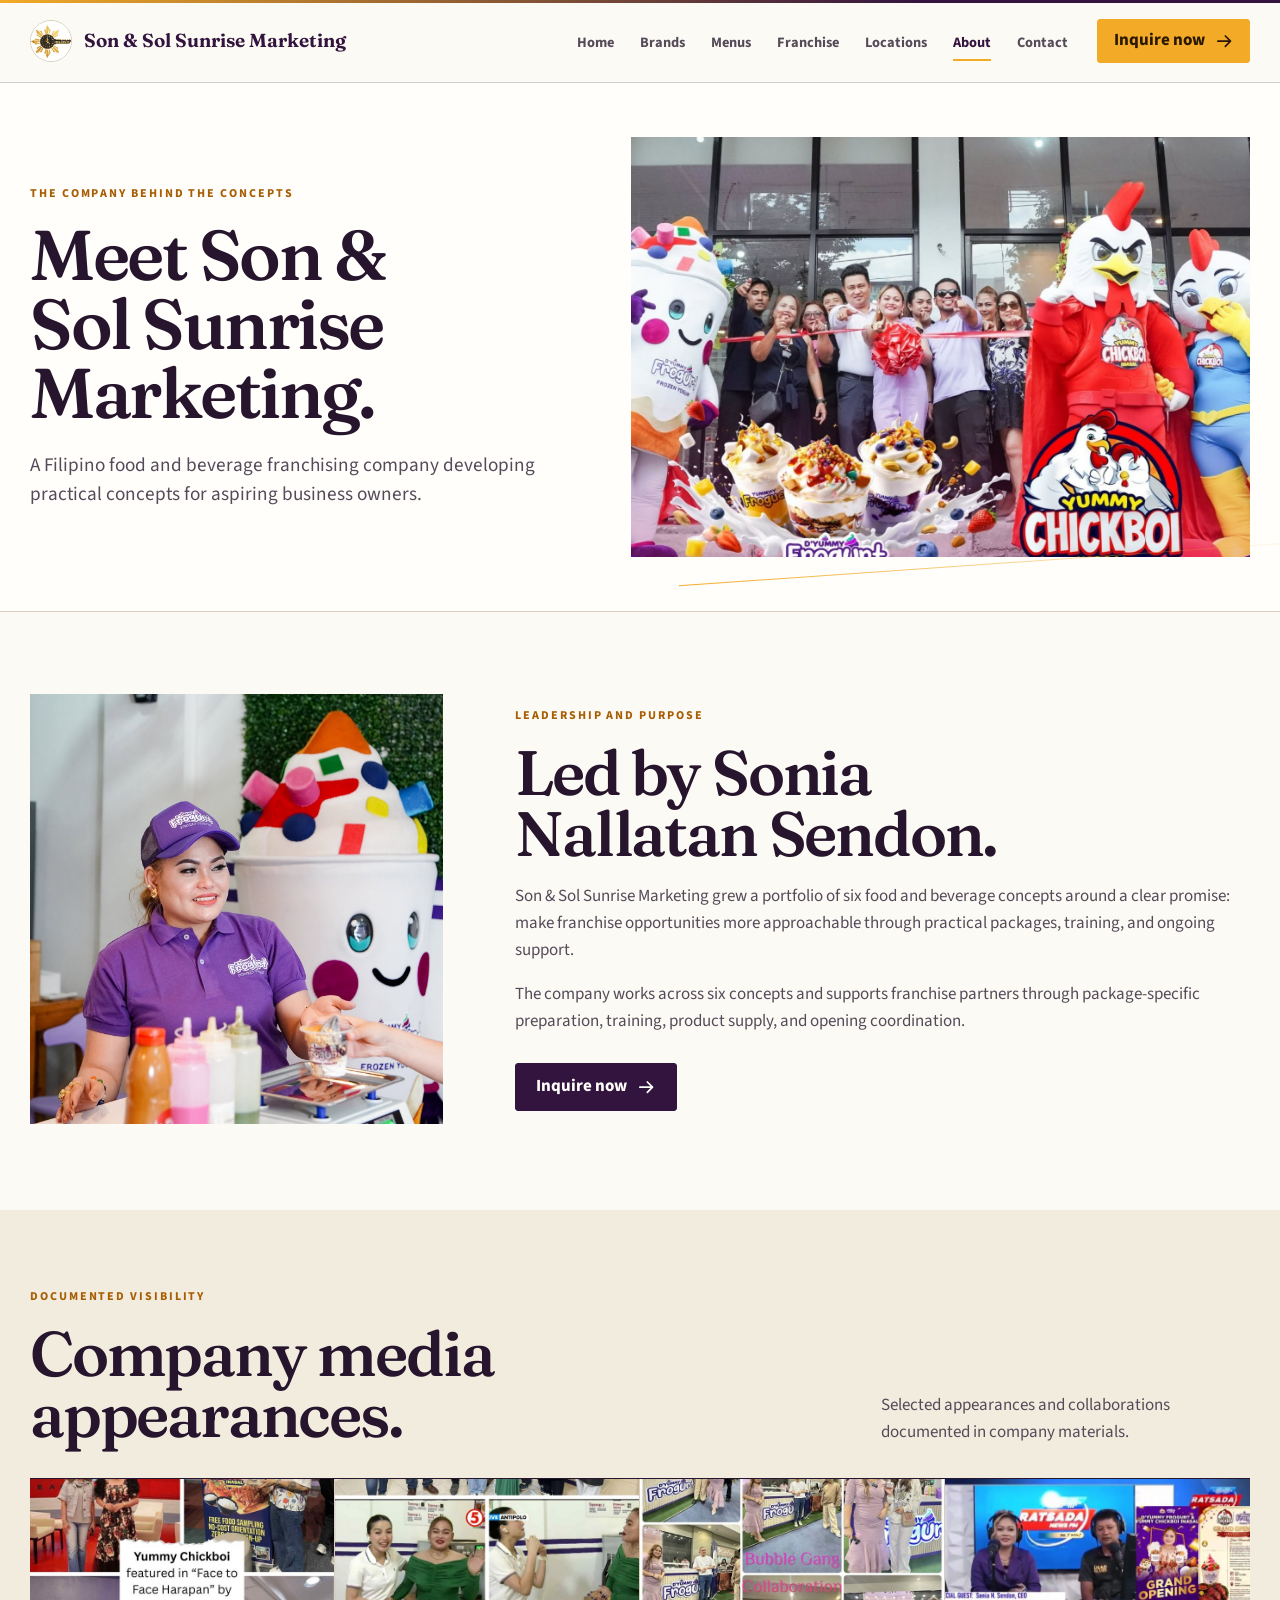
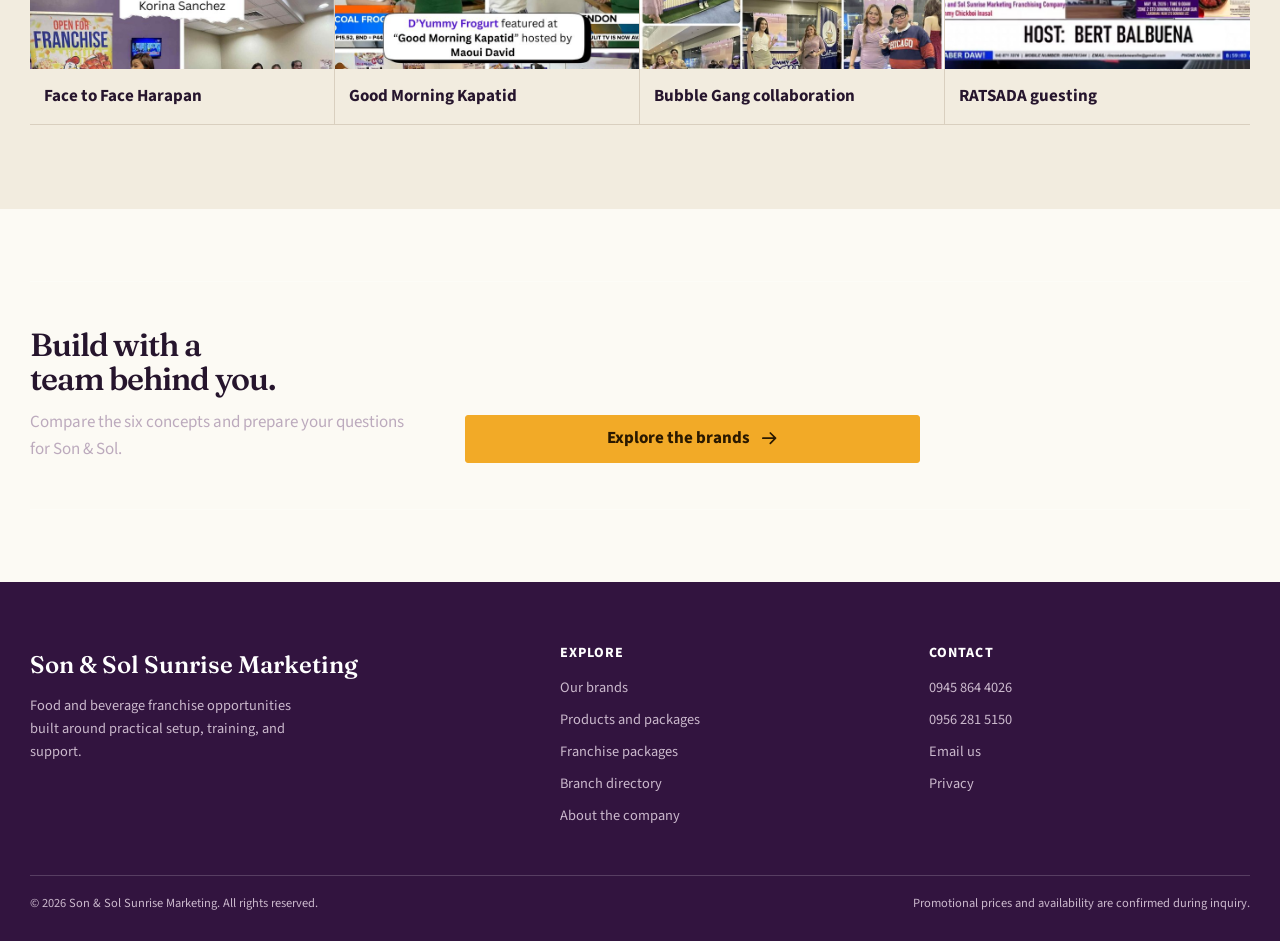
<file: about/index.html>
<!doctype html>
<html lang="en-PH">
<head>
<meta charset="utf-8" />
<meta name="viewport" content="width=device-width, initial-scale=1" />
<title>About Son &amp; Sol Sunrise Marketing</title>
<meta name="description" content="Meet Son &amp; Sol Sunrise Marketing, founder and CEO Sonia Nallatan Sendon, the company purpose, and documented media appearances." />
<meta name="robots" content="index, follow" />

<meta property="og:title" content="About Son &amp; Sol Sunrise Marketing" />
<meta property="og:description" content="Meet Son &amp; Sol Sunrise Marketing, founder and CEO Sonia Nallatan Sendon, the company purpose, and documented media appearances." />
<meta property="og:image" content="../assets/img/about-company-opening.jpg" />
<meta property="og:image:alt" content="Son &amp; Sol team at a ribbon-cutting event with D&#39;Yummy Frogurt and Yummy Chickboi mascots" />
<meta property="og:type" content="website" />
<meta property="og:locale" content="en_PH" />
<meta property="og:site_name" content="Son &amp; Sol Sunrise Marketing" />

<meta name="twitter:card" content="summary_large_image" />
<meta name="twitter:title" content="About Son &amp; Sol Sunrise Marketing" />
<meta name="twitter:description" content="Meet Son &amp; Sol Sunrise Marketing, founder and CEO Sonia Nallatan Sendon, the company purpose, and documented media appearances." />
<meta name="twitter:image" content="../assets/img/about-company-opening.jpg" />
<meta name="twitter:image:alt" content="Son &amp; Sol team at a ribbon-cutting event with D&#39;Yummy Frogurt and Yummy Chickboi mascots" />
<meta name="theme-color" content="#32143f" />
<link rel="icon" href="../assets/img/logo-company.jpg" />
<link rel="preload" href="../assets/fonts/fraunces-variable.woff2" as="font" type="font/woff2" crossorigin />
<link rel="preload" href="../assets/fonts/source-sans-3-variable.woff2" as="font" type="font/woff2" crossorigin />
  <link rel="stylesheet" href="../assets/css/site.css?v=20260723-inquiry-modal-2" />


</head>
<body class="page-about">
<a class="skip-link" href="#main-content">Skip to main content</a>
<header class="site-header">
  <div class="wrap nav-shell">
    <a class="site-logo" href="../index.html" aria-label="Son and Sol home">
      <img src="../assets/img/logo-company.jpg" alt="" width="38" height="38" />
      <span>Son &amp; Sol Sunrise Marketing</span>
    </a>
    <button class="nav-toggle" type="button" aria-label="Open menu" aria-expanded="false" aria-controls="main-nav" data-nav-toggle data-icon-base="../assets/icons.svg">
      <svg class="icon"><use href="../assets/icons.svg#i-list" /></svg>
    </button>
    <nav class="main-nav" id="main-nav" aria-label="Primary navigation" data-nav>
      <a class="nav-link " href="../index.html">Home</a>
      <a class="nav-link " href="../brands/index.html">Brands</a>
      <a class="nav-link " href="../products/index.html">Menus</a>
      <a class="nav-link " href="../franchise/index.html">Franchise</a>
      <a class="nav-link " href="../branches/index.html">Locations</a>
      <a class="nav-link active" aria-current="page" href="../about/index.html">About</a>
      <a class="nav-link " href="../contact/index.html">Contact</a>
      <a class="btn btn-gold header-cta" href="../contact/index.html#franchise-inquiry">Inquire now <svg class="icon"><use href="../assets/icons.svg#i-arrow-right" /></svg></a>
    </nav>
  </div>
</header>

<main id="main-content">
<section class="page-hero about-hero">
  <div class="wrap page-hero-grid">
    <div>
      <span class="kicker">The company behind the concepts</span>
      <h1>Meet Son &amp; Sol Sunrise Marketing.</h1>
      <p class="lede">A Filipino food and beverage franchising company developing practical concepts for aspiring business owners.</p>
    </div>
    <div class="page-hero-media"><img src="../assets/img/about-company-opening.jpg" alt="Son and Sol team at a ribbon-cutting event with D'Yummy Frogurt and Yummy Chickboi mascots" fetchpriority="high" /></div>
  </div>
</section>

<section class="section about-story">
  <div class="wrap story-grid">
    <div class="story-portrait story-portrait-sonia"><img src="../assets/img/sonia-sendon.jpg" alt="Sonia Nallatan Sendon in D'Yummy Frogurt uniform beside the brand mascot" loading="lazy" /></div>
    <div class="story-copy">
      <p class="kicker">Leadership and purpose</p>
      <h2>Led by Sonia Nallatan Sendon.</h2>
      <p>Son &amp; Sol Sunrise Marketing grew a portfolio of six food and beverage concepts around a clear promise: make franchise opportunities more approachable through practical packages, training, and ongoing support.</p>
      <p>The company works across six concepts and supports franchise partners through package-specific preparation, training, product supply, and opening coordination.</p>
      <a class="btn btn-primary" href="../contact/index.html#franchise-inquiry">Inquire now <svg class="icon"><use href="../assets/icons.svg#i-arrow-right" /></svg></a>
    </div>
  </div>
</section>

<section class="section about-media" id="media">
  <div class="wrap">
    <div class="section-heading-row"><div><span class="kicker">Documented visibility</span><h2>Company media appearances.</h2></div><p>Selected appearances and collaborations documented in company materials.</p></div>
    <div class="media-grid">
      <figure><img src="../assets/img/press-korina.jpg" alt="Yummy Chickboi appearance on Face to Face Harapan" loading="lazy" /><figcaption>Face to Face Harapan</figcaption></figure>
      <figure><img src="../assets/img/press-kapatid.jpg" alt="D'Yummy Frogurt appearance on Good Morning Kapatid" loading="lazy" /><figcaption>Good Morning Kapatid</figcaption></figure>
      <figure><img src="../assets/img/press-bubblegang.jpg" alt="D'Yummy Frogurt collaboration documented with Bubble Gang" loading="lazy" /><figcaption>Bubble Gang collaboration</figcaption></figure>
      <figure><img src="../assets/img/press-ratsada.jpg" alt="Sonia Sendon guesting on RATSADA" loading="lazy" /><figcaption>RATSADA guesting</figcaption></figure>
    </div>
  </div>
</section>

<section class="section-sm"><div class="wrap cta-band"><div><h3>Build with a team behind you.</h3><p>Compare the six concepts and prepare your questions for Son &amp; Sol.</p></div><a class="btn btn-gold" href="../brands/index.html">Explore the brands <svg class="icon"><use href="../assets/icons.svg#i-arrow-right" /></svg></a></div></section>

</main>

<nav class="mobile-actions" aria-label="Quick contact">
  <a href="tel:09458644026"><svg class="icon"><use href="../assets/icons.svg#i-phone" /></svg> Call</a>
  <a href="https://m.me/61580925713264" target="_blank" rel="noopener noreferrer"><svg class="icon"><use href="../assets/icons.svg#i-facebook-logo" /></svg> Messenger</a>
  <a href="../contact/index.html#franchise-inquiry">Inquire now <svg class="icon"><use href="../assets/icons.svg#i-arrow-right" /></svg></a>
</nav>

<footer class="site-footer">
  <div class="wrap">
    <div class="footer-grid">
      <div>
        <div class="footer-brand">Son &amp; Sol Sunrise Marketing</div>
        <p>Food and beverage franchise opportunities built around practical setup, training, and support.</p>
      </div>
      <div>
        <h3>Explore</h3>
        <a href="../brands/index.html">Our brands</a>
        <a href="../products/index.html">Products and packages</a>
        <a href="../franchise/index.html">Franchise packages</a>
        <a href="../branches/index.html">Branch directory</a>
        <a href="../about/index.html">About the company</a>
      </div>
      <div>
        <h3>Contact</h3>
        <a href="tel:09458644026">0945 864 4026</a>
        <a href="tel:09562815150">0956 281 5150</a>
        <a href="mailto:sonandsolsunrisemarketingmain@gmail.com">Email us</a>
        <a href="../privacy/index.html">Privacy</a>
      </div>
    </div>
    <div class="footer-end">
      <span>&copy; <span data-year>2026</span> Son &amp; Sol Sunrise Marketing. All rights reserved.</span>
      <span>Promotional prices and availability are confirmed during inquiry.</span>
    </div>
  </div>
</footer>
<dialog class="inquiry-modal" data-inquiry-modal aria-labelledby="inquiry-modal-title">
  <div class="inquiry-modal-panel">
    <div class="inquiry-modal-head">
      <div><span class="kicker">Franchise inquiry</span><h2 id="inquiry-modal-title">Start your franchise inquiry.</h2></div>
      <button class="inquiry-modal-close" type="button" data-inquiry-close aria-label="Close inquiry"><span aria-hidden="true">&times;</span></button>
    </div>
    <div class="conversation-workspace-grid">
      <form class="conversation-form" data-inquiry-form data-compact-inquiry novalidate>
        <div class="inquiry-progress" data-inquiry-progress>
          <div class="inquiry-progress-status"><span data-step-status aria-live="polite">Step 1 of 3</span><strong>One clear step at a time.</strong></div>
          <ol aria-label="Inquiry progress">
            <li data-step-indicator="0" aria-current="step"><span>01</span><strong>About you</strong></li>
            <li data-step-indicator="1"><span>02</span><strong>Business plan</strong></li>
            <li data-step-indicator="2"><span>03</span><strong>Review</strong></li>
          </ol>
        </div>

        <fieldset class="conversation-step contact-step" data-inquiry-step="about-you" data-step-panel="0" data-step-one-layout="contact-strip">
          <legend tabindex="-1"><span>01</span><strong>Your contact details</strong></legend>
          <div class="contact-step-summary">
            <p>Tell the team who you are and where they can reply.</p>
            <span><svg class="icon" aria-hidden="true"><use href="../assets/icons.svg#i-seal-check" /></svg> Private until you choose a handoff.</span>
          </div>
          <div class="contact-step-grid" data-contact-step-grid>
            <div class="conversation-field contact-step-field"><label for="name">Full name <span>Required</span></label><input id="name" name="name" required maxlength="100" autocomplete="name" placeholder="Juan Dela Cruz" aria-describedby="name-error" /><span class="field-error" id="name-error" data-field-error="name" aria-live="polite"></span></div>
            <div class="conversation-field contact-step-field"><label for="phone">Mobile number <span>Required</span></label><input id="phone" name="phone" type="tel" required maxlength="15" autocomplete="tel" inputmode="tel" placeholder="09XX XXX XXXX" aria-describedby="phone-help phone-error" /><small id="phone-help">11 digits, starting with 09.</small><span class="field-error" id="phone-error" data-phone-error data-field-error="phone" aria-live="polite"></span></div>
            <div class="conversation-field contact-step-field"><label for="email">Email <span>Optional</span></label><input id="email" name="email" type="email" maxlength="120" autocomplete="email" placeholder="you@email.com" aria-describedby="email-error" /><span class="field-error" id="email-error" data-field-error="email" aria-live="polite"></span></div>
          </div>
          <div class="contact-step-footer">
            <p><strong>Next:</strong> your preferred brand, location, and budget.</p>
            <div class="inquiry-step-actions inquiry-step-actions-forward"><button class="btn btn-primary" type="button" data-step-next>Continue <svg class="icon"><use href="../assets/icons.svg#i-arrow-right" /></svg></button></div>
          </div>
        </fieldset>

        <fieldset class="conversation-step" data-inquiry-step="business-plan" data-step-panel="1">
          <legend tabindex="-1"><span>02</span><strong>Your planned business</strong></legend>
          <p class="conversation-step-intro">The concept, location, and working budget you want to discuss.</p>
          <div class="conversation-field"><label for="city">Planned city or municipality <span>Required</span></label><input id="city" name="city" required maxlength="100" placeholder="Where you plan to open" aria-describedby="city-error" /><span class="field-error" id="city-error" data-field-error="city" aria-live="polite"></span></div>
          <div class="conversation-field conversation-brand-field" data-brand-group role="group" aria-labelledby="brand-group-label" aria-describedby="brand-help brand-error" aria-required="true">
            <div class="conversation-field-label" id="brand-group-label">Interested brands <span>Required</span></div>
            <p class="brand-choice-help" id="brand-help">Choose one or more concepts. Select “Not sure yet” if you want guidance.</p>
            <div class="brand-choice-grid">
              <label class="brand-choice"><input type="checkbox" name="brand" value="yummy-chickboi-inasal" data-brand-label="Yummy Chickboi Inasal" /><span><strong>Yummy Chickboi Inasal</strong><small>Select this concept</small></span></label>
<label class="brand-choice"><input type="checkbox" name="brand" value="dyummy-frogurt" data-brand-label="D&#39;Yummy Frogurt" /><span><strong>D&#39;Yummy Frogurt</strong><small>Select this concept</small></span></label>
<label class="brand-choice"><input type="checkbox" name="brand" value="yummy-brew-blend" data-brand-label="Yummy Brew Blend" /><span><strong>Yummy Brew Blend</strong><small>Select this concept</small></span></label>
<label class="brand-choice"><input type="checkbox" name="brand" value="sonios-pizza" data-brand-label="Sonio&#39;s Pizza" /><span><strong>Sonio&#39;s Pizza</strong><small>Select this concept</small></span></label>
<label class="brand-choice"><input type="checkbox" name="brand" value="yummy-shawarma-delight" data-brand-label="Yummy Shawarma Delight" /><span><strong>Yummy Shawarma Delight</strong><small>Select this concept</small></span></label>
<label class="brand-choice"><input type="checkbox" name="brand" value="yummy-takoyaki-delight" data-brand-label="Yummy Takoyaki Delight" /><span><strong>Yummy Takoyaki Delight</strong><small>Select this concept</small></span></label>
<label class="brand-choice brand-choice-unsure"><input type="checkbox" name="brand" value="not-sure" data-brand-label="Not sure yet" data-brand-unsure /><span><strong>Not sure yet</strong><small>Ask the team for guidance</small></span></label>
            </div>
            <span class="field-error" id="brand-error" data-brand-error data-field-error="brand" aria-live="polite"></span>
          </div>
          <div class="conversation-field"><label for="package">Package or budget <span>Optional</span></label><input id="package" name="package" maxlength="100" placeholder="e.g., Silver Food Cart or P135,000" /></div>
          <label class="conversation-check"><input type="checkbox" name="capital" /><span><strong>My capital is ready.</strong><small>You can leave this unchecked if you prefer to discuss preparation first.</small></span></label>
          <div class="inquiry-step-actions"><button class="btn btn-link" type="button" data-step-back>Back</button><button class="btn btn-primary" type="button" data-step-next>Continue to review <svg class="icon"><use href="../assets/icons.svg#i-arrow-right" /></svg></button></div>
        </fieldset>

        <fieldset class="conversation-step" data-inquiry-step="review-consent" data-step-panel="2">
          <legend tabindex="-1"><span>03</span><strong>Review and consent</strong></legend>
          <p class="conversation-step-intro">Confirm how your details will be handled before preparing the message.</p>
          <label class="conversation-check conversation-check-privacy"><input type="checkbox" name="privacy" required aria-describedby="privacy-error" /><span><strong>I understand how my inquiry details will be used.</strong><small>Read the <a href="../privacy/index.html">privacy notice</a>. Nothing is automatically sent or stored by this website.</small><span class="field-error" id="privacy-error" data-field-error="privacy" aria-live="polite"></span></span></label>
          <div class="inquiry-step-actions"><button class="btn btn-link" type="button" data-step-back>Back</button><button class="btn btn-gold conversation-submit" type="submit">Prepare inquiry <svg class="icon"><use href="../assets/icons.svg#i-arrow-right" /></svg></button></div>
          <p class="form-note">You decide whether to open an email draft or copy the prepared message.</p>
        </fieldset>
      </form>

      <div class="contact-guidance-stack">
        <aside class="inquiry-review-ledger" data-inquiry-review data-ready-panel aria-labelledby="review-title">
          <div class="inquiry-review-heading"><span class="kicker">Your local draft</span><h2 id="review-title">Review before sending.</h2><p data-review-status role="status" aria-live="polite">Your details stay with you.</p></div>

          <div class="review-state review-idle" data-review-idle>
            <span>Nothing entered yet</span>
            <p>Complete the form to build a reviewable inquiry in this browser.</p>
          </div>

          <div class="review-state review-draft" data-review-draft hidden>
            <dl class="inquiry-draft-list">
              <div><dt>Name</dt><dd data-draft-name>Not provided</dd></div>
              <div><dt>Mobile</dt><dd data-draft-phone>Not provided</dd></div>
              <div><dt>Location</dt><dd data-draft-city>Not provided</dd></div>
              <div><dt>Brands</dt><dd data-draft-brand>Not selected</dd></div>
              <div><dt>Package or budget</dt><dd data-draft-package>Not specified</dd></div>
            </dl>
            <p>Prepare the inquiry after reviewing these details.</p>
          </div>

          <div class="review-state review-needs-review" data-review-needs-review hidden>
            <span>Details changed</span>
            <p>Prepare the inquiry again so the email and copied message use your latest information.</p>
          </div>

          <div class="review-state review-prepared" data-review-prepared hidden>
            <span>Inquiry prepared</span>
            <p>Your final message is ready. Choose how you want to continue.</p>
            <pre class="prepared-inquiry-preview" data-prepared-preview></pre>
          </div>

          <div class="review-state review-handed-off" data-review-handed-off hidden>
            <span>Continue in your chosen channel</span>
            <h3>One last step remains.</h3>
            <p data-handoff-result>Your inquiry is ready outside this website. Send or paste it there to reach the Son &amp; Sol team.</p>
            <div class="handoff-next">
              <strong>What happens next</strong>
              <ol>
                <li>Send the prepared message in your chosen channel.</li>
                <li>The team reviews your location, brand, and budget context.</li>
                <li>A confirmed reply-time commitment will be published once approved by the owner.</li>
              </ol>
            </div>
            <div class="owner-gated-channels" aria-label="Contact channels">
              <a class="channel-card" data-owner-gated-channel="messenger" href="https://m.me/61580925713264" target="_blank" rel="noopener noreferrer">
                <svg class="icon channel-icon" aria-hidden="true"><use href="../assets/icons.svg#i-facebook-logo" /></svg>
                <span class="channel-text">
                  <strong>Message on Messenger</strong>
                  <small>D&#x2019; Yummy Frogurt Main Page</small>
                </span>
                <svg class="icon channel-arrow" aria-hidden="true"><use href="../assets/icons.svg#i-arrow-right" /></svg>
              </a>
              <a class="channel-card" data-owner-gated-channel="sms" href="sms:09661470427">
                <svg class="icon channel-icon" aria-hidden="true"><use href="../assets/icons.svg#i-phone" /></svg>
                <span class="channel-text">
                  <strong>Send an SMS</strong>
                  <small>0966 147 0427</small>
                </span>
                <svg class="icon channel-arrow" aria-hidden="true"><use href="../assets/icons.svg#i-arrow-right" /></svg>
              </a>
            </div>
          </div>

          <div class="inquiry-review-actions">
            <a class="btn btn-primary" data-email-inquiry href="mailto:sonandsolsunrisemarketingmain@gmail.com">Open email app</a>
            <button class="btn btn-outline" data-copy-inquiry type="button">Copy inquiry details</button>
            <div class="copy-status" data-copy-status role="status" aria-live="polite"></div>
            <textarea class="copy-fallback" data-copy-fallback readonly hidden aria-label="Prepared inquiry text"></textarea>
          </div>
        </aside>
      </div>
    </div>

  </div>
</dialog>
<script src="../assets/js/site.js?v=20260723-franchise-video" defer></script>
<script src="../assets/js/inquiry.js?v=20260723-inquiry-modal" defer></script>

</body>
</html>
</file>
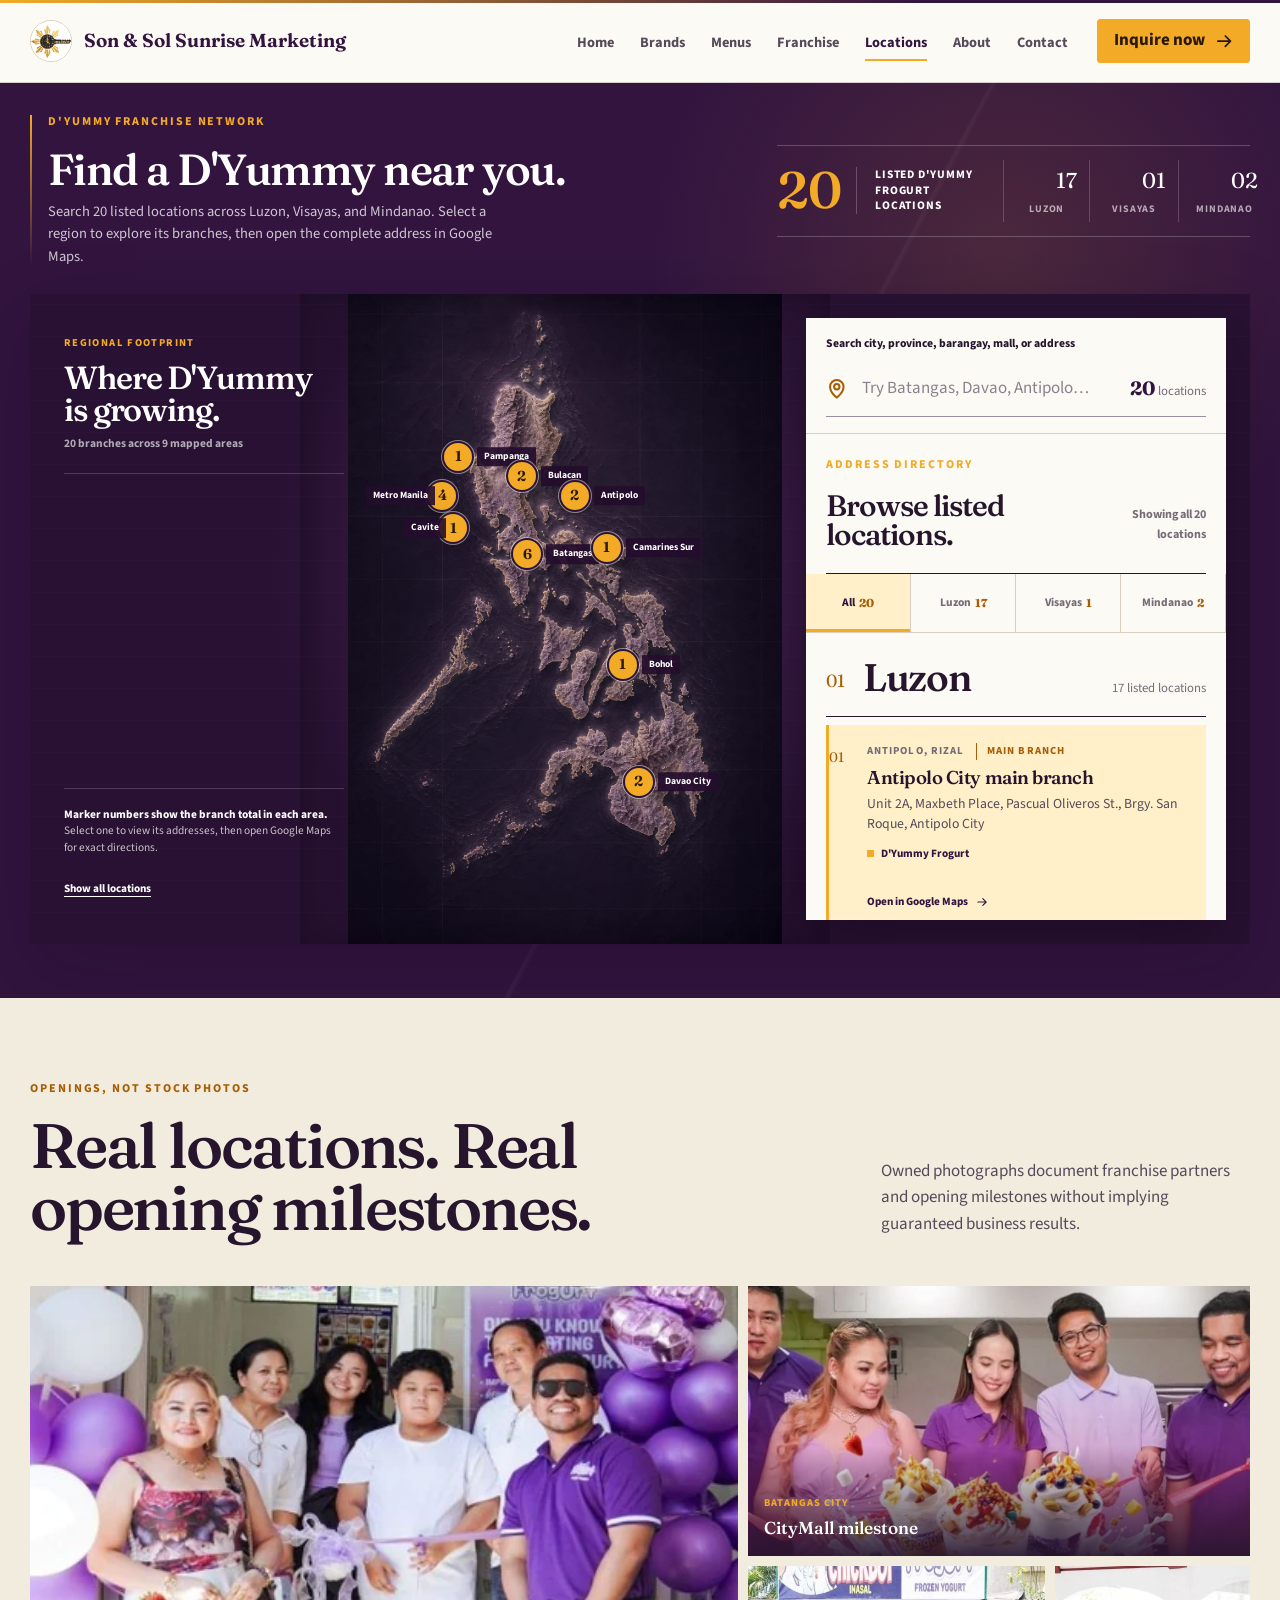
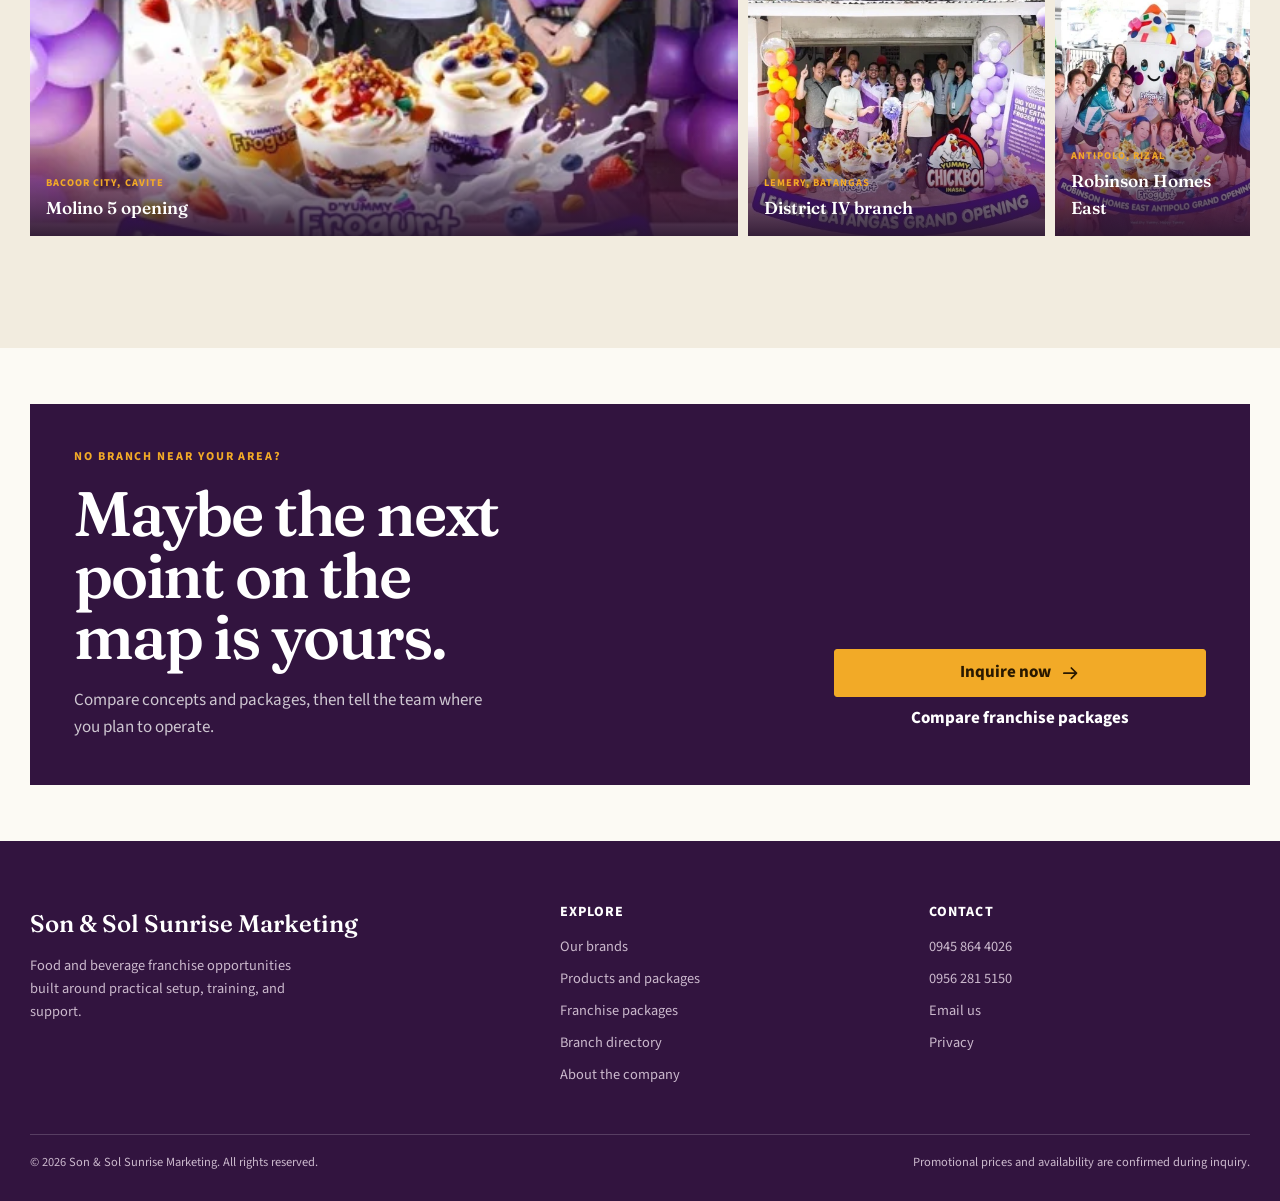
<file: branches/index.html>
<!doctype html>
<html lang="en-PH">
<head>
<meta charset="utf-8" />
<meta name="viewport" content="width=device-width, initial-scale=1" />
<title>D&#39;Yummy Frogurt Locations | Son &amp; Sol Sunrise Marketing</title>
<meta name="description" content="Search 20 listed D&#39;Yummy Frogurt locations across Luzon, Visayas, and Mindanao, read complete addresses, and open Google Maps directions." />
<meta name="robots" content="index, follow" />

<meta property="og:title" content="D&#39;Yummy Frogurt Locations | Son &amp; Sol Sunrise Marketing" />
<meta property="og:description" content="Search 20 listed D&#39;Yummy Frogurt locations across Luzon, Visayas, and Mindanao, read complete addresses, and open Google Maps directions." />
<meta property="og:image" content="../assets/img/branch-antipolo.webp" />
<meta property="og:image:alt" content="D&#39;Yummy Frogurt franchise partners at an Antipolo branch opening" />
<meta property="og:type" content="website" />
<meta property="og:locale" content="en_PH" />
<meta property="og:site_name" content="Son &amp; Sol Sunrise Marketing" />

<meta name="twitter:card" content="summary_large_image" />
<meta name="twitter:title" content="D&#39;Yummy Frogurt Locations | Son &amp; Sol Sunrise Marketing" />
<meta name="twitter:description" content="Search 20 listed D&#39;Yummy Frogurt locations across Luzon, Visayas, and Mindanao, read complete addresses, and open Google Maps directions." />
<meta name="twitter:image" content="../assets/img/branch-antipolo.webp" />
<meta name="twitter:image:alt" content="D&#39;Yummy Frogurt franchise partners at an Antipolo branch opening" />
<meta name="theme-color" content="#32143f" />
<link rel="icon" href="../assets/img/logo-company.jpg" />
<link rel="preload" href="../assets/fonts/fraunces-variable.woff2" as="font" type="font/woff2" crossorigin />
<link rel="preload" href="../assets/fonts/source-sans-3-variable.woff2" as="font" type="font/woff2" crossorigin />
  <link rel="stylesheet" href="../assets/css/site.css?v=20260723-inquiry-modal-2" />


</head>
<body class="page-branches">
<a class="skip-link" href="#main-content">Skip to main content</a>
<header class="site-header">
  <div class="wrap nav-shell">
    <a class="site-logo" href="../index.html" aria-label="Son and Sol home">
      <img src="../assets/img/logo-company.jpg" alt="" width="38" height="38" />
      <span>Son &amp; Sol Sunrise Marketing</span>
    </a>
    <button class="nav-toggle" type="button" aria-label="Open menu" aria-expanded="false" aria-controls="main-nav" data-nav-toggle data-icon-base="../assets/icons.svg">
      <svg class="icon"><use href="../assets/icons.svg#i-list" /></svg>
    </button>
    <nav class="main-nav" id="main-nav" aria-label="Primary navigation" data-nav>
      <a class="nav-link " href="../index.html">Home</a>
      <a class="nav-link " href="../brands/index.html">Brands</a>
      <a class="nav-link " href="../products/index.html">Menus</a>
      <a class="nav-link " href="../franchise/index.html">Franchise</a>
      <a class="nav-link active" aria-current="page" href="../branches/index.html">Locations</a>
      <a class="nav-link " href="../about/index.html">About</a>
      <a class="nav-link " href="../contact/index.html">Contact</a>
      <a class="btn btn-gold header-cta" href="../contact/index.html#franchise-inquiry">Inquire now <svg class="icon"><use href="../assets/icons.svg#i-arrow-right" /></svg></a>
    </nav>
  </div>
</header>

<main id="main-content">
<div class="branch-finder" data-branch-finder>
  <section class="branch-discovery" aria-labelledby="branches-title">
    <div class="wrap">
      <div class="branch-discovery-heading">
        <div class="branch-discovery-copy">
          <span class="kicker">D'Yummy franchise network</span>
          <h1 id="branches-title">Find a D'Yummy near you.</h1>
          <p class="lede">Search 20 listed locations across Luzon, Visayas, and Mindanao. Select a region to explore its branches, then open the complete address in Google Maps.</p>
        </div>
        <div class="branch-network-proof" aria-label="Twenty listed D'Yummy Frogurt locations across three island groups">
          <strong>20</strong>
          <span>listed D'Yummy<br />Frogurt locations</span>
          <dl>
            <div><dt>Luzon</dt><dd>17</dd></div>
            <div><dt>Visayas</dt><dd>01</dd></div>
            <div><dt>Mindanao</dt><dd>02</dd></div>
          </dl>
        </div>
      </div>

      <div class="branch-map-workspace">
        <aside class="branch-footprint" data-branch-atlas aria-labelledby="branch-footprint-title">
          <div class="branch-footprint-heading">
            <div><span>Regional footprint</span><h2 id="branch-footprint-title">Where D'Yummy is growing.</h2></div>
            <p data-map-status aria-live="polite">20 branches across 9 mapped areas</p>
          </div>

          <div class="branch-map-canvas">
            <img class="branch-map-image" src="../assets/img/philippines-franchise-map.webp" alt="Realistic relief map of the Philippine archipelago" />

            <button class="branch-map-marker" style="--map-x:31%;--map-y:25%" type="button" data-map-marker="pampanga" data-map-label="Pampanga" aria-pressed="false"><span>1</span><strong>Pampanga</strong></button>
            <button class="branch-map-marker" style="--map-x:43%;--map-y:28%" type="button" data-map-marker="bulacan" data-map-label="Bulacan" aria-pressed="false"><span>2</span><strong>Bulacan</strong></button>
            <button class="branch-map-marker branch-map-marker-left" style="--map-x:28%;--map-y:31%" type="button" data-map-marker="metro-manila" data-map-label="Metro Manila" aria-pressed="false"><span>4</span><strong>Metro Manila</strong></button>
            <button class="branch-map-marker" style="--map-x:53%;--map-y:31%" type="button" data-map-marker="antipolo" data-map-label="Antipolo" aria-pressed="false"><span>2</span><strong>Antipolo</strong></button>
            <button class="branch-map-marker branch-map-marker-left" style="--map-x:30%;--map-y:36%" type="button" data-map-marker="cavite" data-map-label="Cavite" aria-pressed="false"><span>1</span><strong>Cavite</strong></button>
            <button class="branch-map-marker" style="--map-x:44%;--map-y:40%" type="button" data-map-marker="batangas" data-map-label="Batangas" aria-pressed="false"><span>6</span><strong>Batangas</strong></button>
            <button class="branch-map-marker" style="--map-x:59%;--map-y:39%" type="button" data-map-marker="bicol" data-map-label="Camarines Sur" aria-pressed="false"><span>1</span><strong>Camarines Sur</strong></button>
            <button class="branch-map-marker" style="--map-x:62%;--map-y:57%" type="button" data-map-marker="bohol" data-map-label="Bohol" aria-pressed="false"><span>1</span><strong>Bohol</strong></button>
            <button class="branch-map-marker" style="--map-x:65%;--map-y:75%" type="button" data-map-marker="davao" data-map-label="Davao City" aria-pressed="false"><span>2</span><strong>Davao City</strong></button>

            <section class="branch-map-popover" id="branch-map-popover" data-map-popover aria-labelledby="branch-map-popover-title" aria-live="polite" tabindex="-1" hidden>
              <div class="branch-map-popover-heading">
                <div><span>Branches in this area</span><h3 id="branch-map-popover-title" data-map-popover-title></h3></div>
                <button type="button" data-map-popover-close aria-label="Close branch preview">×</button>
              </div>
              <p data-map-popover-summary></p>
              <ul data-map-popover-list></ul>
            </section>
          </div>

          <div class="branch-footprint-note">
            <p><strong>Marker numbers show the branch total in each area.</strong> Select one to view its addresses, then open Google Maps for exact directions.</p>
            <button type="button" data-map-reset>Show all locations</button>
          </div>
        </aside>

        <aside class="branch-rail" aria-label="Branch search and address directory">
          <form class="branch-search-panel branch-search-panel-map" role="search" action="../branches/index.html" method="get" data-branch-search-form>
            <label for="branch-search">Search city, province, barangay, mall, or address</label>
            <div class="branch-search-control">
              <svg class="icon" aria-hidden="true"><use href="../assets/icons.svg#i-map-pin" /></svg>
              <input id="branch-search" name="q" type="search" inputmode="search" autocomplete="off" placeholder="Try Batangas, Davao, Antipolo…" data-branch-search />
              <button class="branch-search-clear" type="button" data-branch-search-clear hidden>Clear</button>
              <span class="branch-search-count" aria-live="polite"><strong data-branch-count>20</strong> locations</span>
            </div>
          </form>

          <div class="branch-results">
          <div class="branch-results-heading">
            <div><span class="kicker">Address directory</span><h2 id="network-title">Browse listed locations.</h2></div>
            <p data-branch-summary aria-live="polite">Showing all 20 locations</p>
          </div>

          <div class="branch-filter-bar" aria-label="Filter branches by island group">
            <button class="branch-filter is-active" type="button" data-branch-filter="all" aria-pressed="true">All <span>20</span></button>
            <button class="branch-filter" type="button" data-branch-filter="luzon" aria-pressed="false">Luzon <span>17</span></button>
            <button class="branch-filter" type="button" data-branch-filter="visayas" aria-pressed="false">Visayas <span>1</span></button>
            <button class="branch-filter" type="button" data-branch-filter="mindanao" aria-pressed="false">Mindanao <span>2</span></button>
          </div>

          <div class="branch-directory" aria-label="D'Yummy branch directory">
            <div class="branch-group" data-branch-group="luzon">
              <div class="branch-group-heading"><span>01</span><div><h3>Luzon</h3><p data-branch-group-count>17 listed locations</p></div></div>
              <div class="branch-group-rows"><article class="branch-directory-row is-main" id="branch-main-antipolo-san-roque" data-branch-row data-island-group="luzon" data-atlas-target="luzon" data-map-key="antipolo" data-search="Antipolo City main branch Unit 2A, Maxbeth Place, Pascual Oliveros St., Brgy. San Roque, Antipolo City Antipolo, Rizal Luzon">
  <span class="branch-row-index">01</span>
    <div class="branch-row-copy">
      <div class="branch-row-meta"><span>Antipolo, Rizal</span><span class="branch-main-label" data-main-branch>Main branch</span></div>
      <h4>Antipolo City main branch</h4>
      <address>Unit 2A, Maxbeth Place, Pascual Oliveros St., Brgy. San Roque, Antipolo City</address>
      <span class="branch-brand-badge"><i aria-hidden="true"></i>D'Yummy Frogurt</span>
    </div>
    <div class="branch-row-actions">
      <a class="branch-map-link" href="https://www.google.com/maps/search/?api=1&amp;query=Unit%202A%2C%20Maxbeth%20Place%2C%20Pascual%20Oliveros%20St.%2C%20Brgy.%20San%20Roque%2C%20Antipolo%20City" target="_blank" rel="noopener noreferrer">Open in Google Maps <svg class="icon" aria-hidden="true"><use href="../assets/icons.svg#i-arrow-right" /></svg></a>
    </div>
</article>
<article class="branch-directory-row is-main" id="branch-main-nabua-camarines-sur" data-branch-row data-island-group="luzon" data-atlas-target="luzon" data-map-key="bicol" data-search="Nabua main branch Zone 2, Sto. Domingo, Nabua, Camarines Sur, Bicol Camarines Sur Luzon">
  <span class="branch-row-index">02</span>
    <div class="branch-row-copy">
      <div class="branch-row-meta"><span>Camarines Sur</span><span class="branch-main-label" data-main-branch>Main branch</span></div>
      <h4>Nabua main branch</h4>
      <address>Zone 2, Sto. Domingo, Nabua, Camarines Sur, Bicol</address>
      <span class="branch-brand-badge"><i aria-hidden="true"></i>D'Yummy Frogurt</span>
    </div>
    <div class="branch-row-actions">
      <a class="branch-map-link" href="https://www.google.com/maps/search/?api=1&amp;query=Zone%202%2C%20Sto.%20Domingo%2C%20Nabua%2C%20Camarines%20Sur%2C%20Bicol" target="_blank" rel="noopener noreferrer">Open in Google Maps <svg class="icon" aria-hidden="true"><use href="../assets/icons.svg#i-arrow-right" /></svg></a>
    </div>
</article>
<article class="branch-directory-row" id="branch-padre-garcia-cassanova-square" data-branch-row data-island-group="luzon" data-atlas-target="luzon" data-map-key="batangas" data-search="Cassanova Square Cassanova Square, Padre Garcia, Batangas Batangas Luzon">
  <span class="branch-row-index">03</span>
    <div class="branch-row-copy">
      <div class="branch-row-meta"><span>Batangas</span></div>
      <h4>Cassanova Square</h4>
      <address>Cassanova Square, Padre Garcia, Batangas</address>
      <span class="branch-brand-badge"><i aria-hidden="true"></i>D'Yummy Frogurt</span>
    </div>
    <div class="branch-row-actions">
      <a class="branch-map-link" href="https://www.google.com/maps/search/?api=1&amp;query=Cassanova%20Square%2C%20Padre%20Garcia%2C%20Batangas" target="_blank" rel="noopener noreferrer">Open in Google Maps <svg class="icon" aria-hidden="true"><use href="../assets/icons.svg#i-arrow-right" /></svg></a>
    </div>
</article>
<article class="branch-directory-row" id="branch-rosario-night-market" data-branch-row data-island-group="luzon" data-atlas-target="luzon" data-map-key="batangas" data-search="Rosario Night Market Stall #9, Night Market, Brgy. C Poblacion, Rosario, Batangas Batangas Luzon">
  <span class="branch-row-index">04</span>
    <div class="branch-row-copy">
      <div class="branch-row-meta"><span>Batangas</span></div>
      <h4>Rosario Night Market</h4>
      <address>Stall #9, Night Market, Brgy. C Poblacion, Rosario, Batangas</address>
      <span class="branch-brand-badge"><i aria-hidden="true"></i>D'Yummy Frogurt</span>
    </div>
    <div class="branch-row-actions">
      <a class="branch-map-link" href="https://www.google.com/maps/search/?api=1&amp;query=Stall%20%239%2C%20Night%20Market%2C%20Brgy.%20C%20Poblacion%2C%20Rosario%2C%20Batangas" target="_blank" rel="noopener noreferrer">Open in Google Maps <svg class="icon" aria-hidden="true"><use href="../assets/icons.svg#i-arrow-right" /></svg></a>
    </div>
</article>
<article class="branch-directory-row" id="branch-angeles-catering-services" data-branch-row data-island-group="luzon" data-atlas-target="luzon" data-map-key="pampanga" data-search="Angeles catering services Catering Services, Angeles, Pampanga Pampanga Luzon">
  <span class="branch-row-index">05</span>
    <div class="branch-row-copy">
      <div class="branch-row-meta"><span>Pampanga</span></div>
      <h4>Angeles catering services</h4>
      <address>Catering Services, Angeles, Pampanga</address>
      <span class="branch-brand-badge"><i aria-hidden="true"></i>D'Yummy Frogurt</span>
    </div>
    <div class="branch-row-actions">
      <a class="branch-map-link" href="https://www.google.com/maps/search/?api=1&amp;query=Catering%20Services%2C%20Angeles%2C%20Pampanga" target="_blank" rel="noopener noreferrer">Open in Google Maps <svg class="icon" aria-hidden="true"><use href="../assets/icons.svg#i-arrow-right" /></svg></a>
    </div>
</article>
<article class="branch-directory-row" id="branch-ayala-marikina-heights" data-branch-row data-island-group="luzon" data-atlas-target="luzon" data-map-key="metro-manila" data-search="Ayala Marikina Heights Food Court, Ayala Marikina Heights Metro Manila Luzon">
  <span class="branch-row-index">06</span>
    <div class="branch-row-copy">
      <div class="branch-row-meta"><span>Metro Manila</span></div>
      <h4>Ayala Marikina Heights</h4>
      <address>Food Court, Ayala Marikina Heights</address>
      <span class="branch-brand-badge"><i aria-hidden="true"></i>D'Yummy Frogurt</span>
    </div>
    <div class="branch-row-actions">
      <a class="branch-map-link" href="https://www.google.com/maps/search/?api=1&amp;query=Food%20Court%2C%20Ayala%20Marikina%20Heights" target="_blank" rel="noopener noreferrer">Open in Google Maps <svg class="icon" aria-hidden="true"><use href="../assets/icons.svg#i-arrow-right" /></svg></a>
    </div>
</article>
<article class="branch-directory-row" id="branch-sta-lucia-east-grand-mall" data-branch-row data-island-group="luzon" data-atlas-target="luzon" data-map-key="metro-manila" data-search="Sta. Lucia East Grand Mall Bldg. 3, Basement Level, Sta. Lucia East Grand Mall Sta. Lucia East Luzon">
  <span class="branch-row-index">07</span>
    <div class="branch-row-copy">
      <div class="branch-row-meta"><span>Sta. Lucia East</span></div>
      <h4>Sta. Lucia East Grand Mall</h4>
      <address>Bldg. 3, Basement Level, Sta. Lucia East Grand Mall</address>
      <span class="branch-brand-badge"><i aria-hidden="true"></i>D'Yummy Frogurt</span>
    </div>
    <div class="branch-row-actions">
      <a class="branch-map-link" href="https://www.google.com/maps/search/?api=1&amp;query=Bldg.%203%2C%20Basement%20Level%2C%20Sta.%20Lucia%20East%20Grand%20Mall" target="_blank" rel="noopener noreferrer">Open in Google Maps <svg class="icon" aria-hidden="true"><use href="../assets/icons.svg#i-arrow-right" /></svg></a>
    </div>
</article>
<article class="branch-directory-row" id="branch-unitop-mall-baliwag" data-branch-row data-island-group="luzon" data-atlas-target="luzon" data-map-key="bulacan" data-search="Unitop Mall Baliwag Do&#241;a Remedios Trinidad Hwy., Pagala, Unitop Mall, Baliwag, Bulacan Bulacan Luzon">
  <span class="branch-row-index">08</span>
    <div class="branch-row-copy">
      <div class="branch-row-meta"><span>Bulacan</span></div>
      <h4>Unitop Mall Baliwag</h4>
      <address>Do&#241;a Remedios Trinidad Hwy., Pagala, Unitop Mall, Baliwag, Bulacan</address>
      <span class="branch-brand-badge"><i aria-hidden="true"></i>D'Yummy Frogurt</span>
    </div>
    <div class="branch-row-actions">
      <a class="branch-map-link" href="https://www.google.com/maps/search/?api=1&amp;query=Do%C3%B1a%20Remedios%20Trinidad%20Hwy.%2C%20Pagala%2C%20Unitop%20Mall%2C%20Baliwag%2C%20Bulacan" target="_blank" rel="noopener noreferrer">Open in Google Maps <svg class="icon" aria-hidden="true"><use href="../assets/icons.svg#i-arrow-right" /></svg></a>
    </div>
</article>
<article class="branch-directory-row" id="branch-molino-bacoor" data-branch-row data-island-group="luzon" data-atlas-target="luzon" data-map-key="cavite" data-search="Molino 5 Corner Basa St., Phase 2, Molino 5, Bacoor City, Cavite Cavite Luzon">
  <span class="branch-row-index">09</span>
    <div class="branch-row-copy">
      <div class="branch-row-meta"><span>Cavite</span></div>
      <h4>Molino 5</h4>
      <address>Corner Basa St., Phase 2, Molino 5, Bacoor City, Cavite</address>
      <span class="branch-brand-badge"><i aria-hidden="true"></i>D'Yummy Frogurt</span>
    </div>
    <div class="branch-row-actions">
      <a class="branch-map-link" href="https://www.google.com/maps/search/?api=1&amp;query=Corner%20Basa%20St.%2C%20Phase%202%2C%20Molino%205%2C%20Bacoor%20City%2C%20Cavite" target="_blank" rel="noopener noreferrer">Open in Google Maps <svg class="icon" aria-hidden="true"><use href="../assets/icons.svg#i-arrow-right" /></svg></a>
    </div>
</article>
<article class="branch-directory-row" id="branch-citimart-batangas-city" data-branch-row data-island-group="luzon" data-atlas-target="luzon" data-map-key="batangas" data-search="Citimart Shop Citimart Shop, Rizal Avenue, Poblacion, Batangas City Batangas Luzon">
  <span class="branch-row-index">10</span>
    <div class="branch-row-copy">
      <div class="branch-row-meta"><span>Batangas</span></div>
      <h4>Citimart Shop</h4>
      <address>Citimart Shop, Rizal Avenue, Poblacion, Batangas City</address>
      <span class="branch-brand-badge"><i aria-hidden="true"></i>D'Yummy Frogurt</span>
    </div>
    <div class="branch-row-actions">
      <a class="branch-map-link" href="https://www.google.com/maps/search/?api=1&amp;query=Citimart%20Shop%2C%20Rizal%20Avenue%2C%20Poblacion%2C%20Batangas%20City" target="_blank" rel="noopener noreferrer">Open in Google Maps <svg class="icon" aria-hidden="true"><use href="../assets/icons.svg#i-arrow-right" /></svg></a>
    </div>
</article>
<article class="branch-directory-row" id="branch-mataas-na-kahoy" data-branch-row data-island-group="luzon" data-atlas-target="luzon" data-map-key="batangas" data-search="Mataas na Kahoy Unit 2, Christmai Bldg., Templo Avenue District, Mataas na Kahoy, Batangas Batangas Luzon">
  <span class="branch-row-index">11</span>
    <div class="branch-row-copy">
      <div class="branch-row-meta"><span>Batangas</span></div>
      <h4>Mataas na Kahoy</h4>
      <address>Unit 2, Christmai Bldg., Templo Avenue District, Mataas na Kahoy, Batangas</address>
      <span class="branch-brand-badge"><i aria-hidden="true"></i>D'Yummy Frogurt</span>
    </div>
    <div class="branch-row-actions">
      <a class="branch-map-link" href="https://www.google.com/maps/search/?api=1&amp;query=Unit%202%2C%20Christmai%20Bldg.%2C%20Templo%20Avenue%20District%2C%20Mataas%20na%20Kahoy%2C%20Batangas" target="_blank" rel="noopener noreferrer">Open in Google Maps <svg class="icon" aria-hidden="true"><use href="../assets/icons.svg#i-arrow-right" /></svg></a>
    </div>
</article>
<article class="branch-directory-row" id="branch-lemery-district-iv" data-branch-row data-island-group="luzon" data-atlas-target="luzon" data-map-key="batangas" data-search="Lemery District IV #98 Egualidad St., District IV, Lemery, Batangas, in front of Gov. Feliciano Leviste Memorial National High School Batangas Luzon">
  <span class="branch-row-index">12</span>
    <div class="branch-row-copy">
      <div class="branch-row-meta"><span>Batangas</span></div>
      <h4>Lemery District IV</h4>
      <address>#98 Egualidad St., District IV, Lemery, Batangas, in front of Gov. Feliciano Leviste Memorial National High School</address>
      <span class="branch-brand-badge"><i aria-hidden="true"></i>D'Yummy Frogurt</span>
    </div>
    <div class="branch-row-actions">
      <a class="branch-map-link" href="https://www.google.com/maps/search/?api=1&amp;query=%2398%20Egualidad%20St.%2C%20District%20IV%2C%20Lemery%2C%20Batangas%2C%20in%20front%20of%20Gov.%20Feliciano%20Leviste%20Memorial%20National%20High%20School" target="_blank" rel="noopener noreferrer">Open in Google Maps <svg class="icon" aria-hidden="true"><use href="../assets/icons.svg#i-arrow-right" /></svg></a>
    </div>
</article>
<article class="branch-directory-row" id="branch-bay-city-mall-batangas" data-branch-row data-island-group="luzon" data-atlas-target="luzon" data-map-key="batangas" data-search="Bay City Mall Bay City Mall, 19 D. Silang, Poblacion, Batangas City Batangas Luzon">
  <span class="branch-row-index">13</span>
    <div class="branch-row-copy">
      <div class="branch-row-meta"><span>Batangas</span></div>
      <h4>Bay City Mall</h4>
      <address>Bay City Mall, 19 D. Silang, Poblacion, Batangas City</address>
      <span class="branch-brand-badge"><i aria-hidden="true"></i>D'Yummy Frogurt</span>
    </div>
    <div class="branch-row-actions">
      <a class="branch-map-link" href="https://www.google.com/maps/search/?api=1&amp;query=Bay%20City%20Mall%2C%2019%20D.%20Silang%2C%20Poblacion%2C%20Batangas%20City" target="_blank" rel="noopener noreferrer">Open in Google Maps <svg class="icon" aria-hidden="true"><use href="../assets/icons.svg#i-arrow-right" /></svg></a>
    </div>
</article>
<article class="branch-directory-row" id="branch-robinson-homes-east-antipolo" data-branch-row data-island-group="luzon" data-atlas-target="luzon" data-map-key="antipolo" data-search="Robinson Homes East Blk. 12, Lot 15, Angelica Drive, Robinson Homes East, Brgy. San Jose, Antipolo Antipolo, Rizal Luzon">
  <span class="branch-row-index">14</span>
    <div class="branch-row-copy">
      <div class="branch-row-meta"><span>Antipolo, Rizal</span></div>
      <h4>Robinson Homes East</h4>
      <address>Blk. 12, Lot 15, Angelica Drive, Robinson Homes East, Brgy. San Jose, Antipolo</address>
      <span class="branch-brand-badge"><i aria-hidden="true"></i>D'Yummy Frogurt</span>
    </div>
    <div class="branch-row-actions">
      <a class="branch-map-link" href="https://www.google.com/maps/search/?api=1&amp;query=Blk.%2012%2C%20Lot%2015%2C%20Angelica%20Drive%2C%20Robinson%20Homes%20East%2C%20Brgy.%20San%20Jose%2C%20Antipolo" target="_blank" rel="noopener noreferrer">Open in Google Maps <svg class="icon" aria-hidden="true"><use href="../assets/icons.svg#i-arrow-right" /></svg></a>
    </div>
</article>
<article class="branch-directory-row" id="branch-lower-bicutan-taguig" data-branch-row data-island-group="luzon" data-atlas-target="luzon" data-map-key="metro-manila" data-search="Lower Bicutan General Santos Avenue 1, Brgy. Lower Bicutan, Taguig Metro Manila Luzon">
  <span class="branch-row-index">15</span>
    <div class="branch-row-copy">
      <div class="branch-row-meta"><span>Metro Manila</span></div>
      <h4>Lower Bicutan</h4>
      <address>General Santos Avenue 1, Brgy. Lower Bicutan, Taguig</address>
      <span class="branch-brand-badge"><i aria-hidden="true"></i>D'Yummy Frogurt</span>
    </div>
    <div class="branch-row-actions">
      <a class="branch-map-link" href="https://www.google.com/maps/search/?api=1&amp;query=General%20Santos%20Avenue%201%2C%20Brgy.%20Lower%20Bicutan%2C%20Taguig" target="_blank" rel="noopener noreferrer">Open in Google Maps <svg class="icon" aria-hidden="true"><use href="../assets/icons.svg#i-arrow-right" /></svg></a>
    </div>
</article>
<article class="branch-directory-row" id="branch-waltermart-sta-maria" data-branch-row data-island-group="luzon" data-atlas-target="luzon" data-map-key="bulacan" data-search="Waltermart Sta. Maria Waltermart Sta. Maria, Bulacan Bulacan Luzon">
  <span class="branch-row-index">16</span>
    <div class="branch-row-copy">
      <div class="branch-row-meta"><span>Bulacan</span></div>
      <h4>Waltermart Sta. Maria</h4>
      <address>Waltermart Sta. Maria, Bulacan</address>
      <span class="branch-brand-badge"><i aria-hidden="true"></i>D'Yummy Frogurt</span>
    </div>
    <div class="branch-row-actions">
      <a class="branch-map-link" href="https://www.google.com/maps/search/?api=1&amp;query=Waltermart%20Sta.%20Maria%2C%20Bulacan" target="_blank" rel="noopener noreferrer">Open in Google Maps <svg class="icon" aria-hidden="true"><use href="../assets/icons.svg#i-arrow-right" /></svg></a>
    </div>
</article>
<article class="branch-directory-row" id="branch-paco-mall-manila" data-branch-row data-island-group="luzon" data-atlas-target="luzon" data-map-key="metro-manila" data-search="Paco Mall Paco Mall, Manila Metro Manila Luzon">
  <span class="branch-row-index">17</span>
    <div class="branch-row-copy">
      <div class="branch-row-meta"><span>Metro Manila</span></div>
      <h4>Paco Mall</h4>
      <address>Paco Mall, Manila</address>
      <span class="branch-brand-badge"><i aria-hidden="true"></i>D'Yummy Frogurt</span>
    </div>
    <div class="branch-row-actions">
      <a class="branch-map-link" href="https://www.google.com/maps/search/?api=1&amp;query=Paco%20Mall%2C%20Manila" target="_blank" rel="noopener noreferrer">Open in Google Maps <svg class="icon" aria-hidden="true"><use href="../assets/icons.svg#i-arrow-right" /></svg></a>
    </div>
</article></div>
            </div>
            <div class="branch-group" data-branch-group="visayas">
              <div class="branch-group-heading"><span>02</span><div><h3>Visayas</h3><p data-branch-group-count>1 listed location</p></div></div>
              <div class="branch-group-rows"><article class="branch-directory-row" id="branch-tabalong-dauis-bohol" data-branch-row data-island-group="visayas" data-atlas-target="visayas" data-map-key="bohol" data-search="Tabalong, Dauis Purok 4, Tabalong, Dauis, Bohol Bohol Visayas">
  <span class="branch-row-index">18</span>
    <div class="branch-row-copy">
      <div class="branch-row-meta"><span>Bohol</span></div>
      <h4>Tabalong, Dauis</h4>
      <address>Purok 4, Tabalong, Dauis, Bohol</address>
      <span class="branch-brand-badge"><i aria-hidden="true"></i>D'Yummy Frogurt</span>
    </div>
    <div class="branch-row-actions">
      <a class="branch-map-link" href="https://www.google.com/maps/search/?api=1&amp;query=Purok%204%2C%20Tabalong%2C%20Dauis%2C%20Bohol" target="_blank" rel="noopener noreferrer">Open in Google Maps <svg class="icon" aria-hidden="true"><use href="../assets/icons.svg#i-arrow-right" /></svg></a>
    </div>
</article></div>
            </div>
            <div class="branch-group" data-branch-group="mindanao">
              <div class="branch-group-heading"><span>03</span><div><h3>Mindanao</h3><p data-branch-group-count>2 listed locations</p></div></div>
              <div class="branch-group-rows"><article class="branch-directory-row" id="branch-sta-lucia-mall-davao" data-branch-row data-island-group="mindanao" data-atlas-target="mindanao" data-map-key="davao" data-search="Sta. Lucia Mall Sta. Lucia Mall, Buhangin, Davao City Davao City Mindanao">
  <span class="branch-row-index">19</span>
    <div class="branch-row-copy">
      <div class="branch-row-meta"><span>Davao City</span></div>
      <h4>Sta. Lucia Mall</h4>
      <address>Sta. Lucia Mall, Buhangin, Davao City</address>
      <span class="branch-brand-badge"><i aria-hidden="true"></i>D'Yummy Frogurt</span>
    </div>
    <div class="branch-row-actions">
      <a class="branch-map-link" href="https://www.google.com/maps/search/?api=1&amp;query=Sta.%20Lucia%20Mall%2C%20Buhangin%2C%20Davao%20City" target="_blank" rel="noopener noreferrer">Open in Google Maps <svg class="icon" aria-hidden="true"><use href="../assets/icons.svg#i-arrow-right" /></svg></a>
    </div>
</article>
<article class="branch-directory-row" id="branch-cabantian-davao" data-branch-row data-island-group="mindanao" data-atlas-target="mindanao" data-map-key="davao" data-search="Cabantian Brgy. Cabantian, Davao City Davao City Mindanao">
  <span class="branch-row-index">20</span>
    <div class="branch-row-copy">
      <div class="branch-row-meta"><span>Davao City</span></div>
      <h4>Cabantian</h4>
      <address>Brgy. Cabantian, Davao City</address>
      <span class="branch-brand-badge"><i aria-hidden="true"></i>D'Yummy Frogurt</span>
    </div>
    <div class="branch-row-actions">
      <a class="branch-map-link" href="https://www.google.com/maps/search/?api=1&amp;query=Brgy.%20Cabantian%2C%20Davao%20City" target="_blank" rel="noopener noreferrer">Open in Google Maps <svg class="icon" aria-hidden="true"><use href="../assets/icons.svg#i-arrow-right" /></svg></a>
    </div>
</article></div>
            </div>

            <div class="branch-empty-state" data-branch-empty hidden>
              <span aria-hidden="true">No listed match</span>
              <h3>We couldn't find that location.</h3>
              <p>Try a nearby city or province, view the full footprint, or ask about opening a franchise in this area.</p>
              <button class="btn btn-primary" type="button" data-branch-reset>Show all locations</button>
              <a class="btn btn-link" href="../contact/index.html#franchise-inquiry" data-location-inquiry>Inquire about this area</a>
            </div>
          </div>
          </div>
        </aside>
      </div>
    </div>
  </section>

  <section class="section branch-evidence" aria-labelledby="branch-evidence-title">
    <div class="wrap">
      <div class="section-heading-row">
        <div><span class="kicker">Openings, not stock photos</span><h2 id="branch-evidence-title">Real locations. Real opening milestones.</h2></div>
        <p>Owned photographs document franchise partners and opening milestones without implying guaranteed business results.</p>
      </div>
      <div class="branch-evidence-grid">
        <figure class="branch-evidence-primary"><img src="../assets/img/branch-bacoor.webp" alt="D'Yummy Frogurt franchise partners at the Molino 5 Bacoor opening" loading="lazy" /><figcaption><span>Bacoor City, Cavite</span><strong>Molino 5 opening</strong></figcaption></figure>
        <figure><img src="../assets/img/branch-batangas.webp" alt="D'Yummy Frogurt team at the Batangas City opening" loading="lazy" /><figcaption><span>Batangas City</span><strong>CityMall milestone</strong></figcaption></figure>
        <figure><img src="../assets/img/branch-lemery.webp" alt="D'Yummy Frogurt team at the Lemery Batangas opening" loading="lazy" /><figcaption><span>Lemery, Batangas</span><strong>District IV branch</strong></figcaption></figure>
        <figure><img src="../assets/img/branch-antipolo.webp" alt="D'Yummy Frogurt franchise partners at the Antipolo opening" loading="lazy" /><figcaption><span>Antipolo, Rizal</span><strong>Robinson Homes East</strong></figcaption></figure>
      </div>
    </div>
  </section>

  <section class="section-sm branch-inquiry-close">
    <div class="wrap branch-inquiry-panel">
      <div><span class="kicker">No branch near your area?</span><h2>Maybe the next point on the map is yours.</h2><p>Compare concepts and packages, then tell the team where you plan to operate.</p></div>
      <div class="branch-inquiry-actions"><a class="btn btn-gold" href="../contact/index.html#franchise-inquiry">Inquire now <svg class="icon"><use href="../assets/icons.svg#i-arrow-right" /></svg></a><a class="btn btn-link" href="../franchise/index.html">Compare franchise packages</a></div>
    </div>
  </section>
</div>

</main>

<nav class="mobile-actions" aria-label="Quick contact">
  <a href="tel:09458644026"><svg class="icon"><use href="../assets/icons.svg#i-phone" /></svg> Call</a>
  <a href="https://m.me/61580925713264" target="_blank" rel="noopener noreferrer"><svg class="icon"><use href="../assets/icons.svg#i-facebook-logo" /></svg> Messenger</a>
  <a href="../contact/index.html#franchise-inquiry">Inquire now <svg class="icon"><use href="../assets/icons.svg#i-arrow-right" /></svg></a>
</nav>

<footer class="site-footer">
  <div class="wrap">
    <div class="footer-grid">
      <div>
        <div class="footer-brand">Son &amp; Sol Sunrise Marketing</div>
        <p>Food and beverage franchise opportunities built around practical setup, training, and support.</p>
      </div>
      <div>
        <h3>Explore</h3>
        <a href="../brands/index.html">Our brands</a>
        <a href="../products/index.html">Products and packages</a>
        <a href="../franchise/index.html">Franchise packages</a>
        <a href="../branches/index.html">Branch directory</a>
        <a href="../about/index.html">About the company</a>
      </div>
      <div>
        <h3>Contact</h3>
        <a href="tel:09458644026">0945 864 4026</a>
        <a href="tel:09562815150">0956 281 5150</a>
        <a href="mailto:sonandsolsunrisemarketingmain@gmail.com">Email us</a>
        <a href="../privacy/index.html">Privacy</a>
      </div>
    </div>
    <div class="footer-end">
      <span>&copy; <span data-year>2026</span> Son &amp; Sol Sunrise Marketing. All rights reserved.</span>
      <span>Promotional prices and availability are confirmed during inquiry.</span>
    </div>
  </div>
</footer>
<dialog class="inquiry-modal" data-inquiry-modal aria-labelledby="inquiry-modal-title">
  <div class="inquiry-modal-panel">
    <div class="inquiry-modal-head">
      <div><span class="kicker">Franchise inquiry</span><h2 id="inquiry-modal-title">Start your franchise inquiry.</h2></div>
      <button class="inquiry-modal-close" type="button" data-inquiry-close aria-label="Close inquiry"><span aria-hidden="true">&times;</span></button>
    </div>
    <div class="conversation-workspace-grid">
      <form class="conversation-form" data-inquiry-form data-compact-inquiry novalidate>
        <div class="inquiry-progress" data-inquiry-progress>
          <div class="inquiry-progress-status"><span data-step-status aria-live="polite">Step 1 of 3</span><strong>One clear step at a time.</strong></div>
          <ol aria-label="Inquiry progress">
            <li data-step-indicator="0" aria-current="step"><span>01</span><strong>About you</strong></li>
            <li data-step-indicator="1"><span>02</span><strong>Business plan</strong></li>
            <li data-step-indicator="2"><span>03</span><strong>Review</strong></li>
          </ol>
        </div>

        <fieldset class="conversation-step contact-step" data-inquiry-step="about-you" data-step-panel="0" data-step-one-layout="contact-strip">
          <legend tabindex="-1"><span>01</span><strong>Your contact details</strong></legend>
          <div class="contact-step-summary">
            <p>Tell the team who you are and where they can reply.</p>
            <span><svg class="icon" aria-hidden="true"><use href="../assets/icons.svg#i-seal-check" /></svg> Private until you choose a handoff.</span>
          </div>
          <div class="contact-step-grid" data-contact-step-grid>
            <div class="conversation-field contact-step-field"><label for="name">Full name <span>Required</span></label><input id="name" name="name" required maxlength="100" autocomplete="name" placeholder="Juan Dela Cruz" aria-describedby="name-error" /><span class="field-error" id="name-error" data-field-error="name" aria-live="polite"></span></div>
            <div class="conversation-field contact-step-field"><label for="phone">Mobile number <span>Required</span></label><input id="phone" name="phone" type="tel" required maxlength="15" autocomplete="tel" inputmode="tel" placeholder="09XX XXX XXXX" aria-describedby="phone-help phone-error" /><small id="phone-help">11 digits, starting with 09.</small><span class="field-error" id="phone-error" data-phone-error data-field-error="phone" aria-live="polite"></span></div>
            <div class="conversation-field contact-step-field"><label for="email">Email <span>Optional</span></label><input id="email" name="email" type="email" maxlength="120" autocomplete="email" placeholder="you@email.com" aria-describedby="email-error" /><span class="field-error" id="email-error" data-field-error="email" aria-live="polite"></span></div>
          </div>
          <div class="contact-step-footer">
            <p><strong>Next:</strong> your preferred brand, location, and budget.</p>
            <div class="inquiry-step-actions inquiry-step-actions-forward"><button class="btn btn-primary" type="button" data-step-next>Continue <svg class="icon"><use href="../assets/icons.svg#i-arrow-right" /></svg></button></div>
          </div>
        </fieldset>

        <fieldset class="conversation-step" data-inquiry-step="business-plan" data-step-panel="1">
          <legend tabindex="-1"><span>02</span><strong>Your planned business</strong></legend>
          <p class="conversation-step-intro">The concept, location, and working budget you want to discuss.</p>
          <div class="conversation-field"><label for="city">Planned city or municipality <span>Required</span></label><input id="city" name="city" required maxlength="100" placeholder="Where you plan to open" aria-describedby="city-error" /><span class="field-error" id="city-error" data-field-error="city" aria-live="polite"></span></div>
          <div class="conversation-field conversation-brand-field" data-brand-group role="group" aria-labelledby="brand-group-label" aria-describedby="brand-help brand-error" aria-required="true">
            <div class="conversation-field-label" id="brand-group-label">Interested brands <span>Required</span></div>
            <p class="brand-choice-help" id="brand-help">Choose one or more concepts. Select “Not sure yet” if you want guidance.</p>
            <div class="brand-choice-grid">
              <label class="brand-choice"><input type="checkbox" name="brand" value="yummy-chickboi-inasal" data-brand-label="Yummy Chickboi Inasal" /><span><strong>Yummy Chickboi Inasal</strong><small>Select this concept</small></span></label>
<label class="brand-choice"><input type="checkbox" name="brand" value="dyummy-frogurt" data-brand-label="D&#39;Yummy Frogurt" /><span><strong>D&#39;Yummy Frogurt</strong><small>Select this concept</small></span></label>
<label class="brand-choice"><input type="checkbox" name="brand" value="yummy-brew-blend" data-brand-label="Yummy Brew Blend" /><span><strong>Yummy Brew Blend</strong><small>Select this concept</small></span></label>
<label class="brand-choice"><input type="checkbox" name="brand" value="sonios-pizza" data-brand-label="Sonio&#39;s Pizza" /><span><strong>Sonio&#39;s Pizza</strong><small>Select this concept</small></span></label>
<label class="brand-choice"><input type="checkbox" name="brand" value="yummy-shawarma-delight" data-brand-label="Yummy Shawarma Delight" /><span><strong>Yummy Shawarma Delight</strong><small>Select this concept</small></span></label>
<label class="brand-choice"><input type="checkbox" name="brand" value="yummy-takoyaki-delight" data-brand-label="Yummy Takoyaki Delight" /><span><strong>Yummy Takoyaki Delight</strong><small>Select this concept</small></span></label>
<label class="brand-choice brand-choice-unsure"><input type="checkbox" name="brand" value="not-sure" data-brand-label="Not sure yet" data-brand-unsure /><span><strong>Not sure yet</strong><small>Ask the team for guidance</small></span></label>
            </div>
            <span class="field-error" id="brand-error" data-brand-error data-field-error="brand" aria-live="polite"></span>
          </div>
          <div class="conversation-field"><label for="package">Package or budget <span>Optional</span></label><input id="package" name="package" maxlength="100" placeholder="e.g., Silver Food Cart or P135,000" /></div>
          <label class="conversation-check"><input type="checkbox" name="capital" /><span><strong>My capital is ready.</strong><small>You can leave this unchecked if you prefer to discuss preparation first.</small></span></label>
          <div class="inquiry-step-actions"><button class="btn btn-link" type="button" data-step-back>Back</button><button class="btn btn-primary" type="button" data-step-next>Continue to review <svg class="icon"><use href="../assets/icons.svg#i-arrow-right" /></svg></button></div>
        </fieldset>

        <fieldset class="conversation-step" data-inquiry-step="review-consent" data-step-panel="2">
          <legend tabindex="-1"><span>03</span><strong>Review and consent</strong></legend>
          <p class="conversation-step-intro">Confirm how your details will be handled before preparing the message.</p>
          <label class="conversation-check conversation-check-privacy"><input type="checkbox" name="privacy" required aria-describedby="privacy-error" /><span><strong>I understand how my inquiry details will be used.</strong><small>Read the <a href="../privacy/index.html">privacy notice</a>. Nothing is automatically sent or stored by this website.</small><span class="field-error" id="privacy-error" data-field-error="privacy" aria-live="polite"></span></span></label>
          <div class="inquiry-step-actions"><button class="btn btn-link" type="button" data-step-back>Back</button><button class="btn btn-gold conversation-submit" type="submit">Prepare inquiry <svg class="icon"><use href="../assets/icons.svg#i-arrow-right" /></svg></button></div>
          <p class="form-note">You decide whether to open an email draft or copy the prepared message.</p>
        </fieldset>
      </form>

      <div class="contact-guidance-stack">
        <aside class="inquiry-review-ledger" data-inquiry-review data-ready-panel aria-labelledby="review-title">
          <div class="inquiry-review-heading"><span class="kicker">Your local draft</span><h2 id="review-title">Review before sending.</h2><p data-review-status role="status" aria-live="polite">Your details stay with you.</p></div>

          <div class="review-state review-idle" data-review-idle>
            <span>Nothing entered yet</span>
            <p>Complete the form to build a reviewable inquiry in this browser.</p>
          </div>

          <div class="review-state review-draft" data-review-draft hidden>
            <dl class="inquiry-draft-list">
              <div><dt>Name</dt><dd data-draft-name>Not provided</dd></div>
              <div><dt>Mobile</dt><dd data-draft-phone>Not provided</dd></div>
              <div><dt>Location</dt><dd data-draft-city>Not provided</dd></div>
              <div><dt>Brands</dt><dd data-draft-brand>Not selected</dd></div>
              <div><dt>Package or budget</dt><dd data-draft-package>Not specified</dd></div>
            </dl>
            <p>Prepare the inquiry after reviewing these details.</p>
          </div>

          <div class="review-state review-needs-review" data-review-needs-review hidden>
            <span>Details changed</span>
            <p>Prepare the inquiry again so the email and copied message use your latest information.</p>
          </div>

          <div class="review-state review-prepared" data-review-prepared hidden>
            <span>Inquiry prepared</span>
            <p>Your final message is ready. Choose how you want to continue.</p>
            <pre class="prepared-inquiry-preview" data-prepared-preview></pre>
          </div>

          <div class="review-state review-handed-off" data-review-handed-off hidden>
            <span>Continue in your chosen channel</span>
            <h3>One last step remains.</h3>
            <p data-handoff-result>Your inquiry is ready outside this website. Send or paste it there to reach the Son &amp; Sol team.</p>
            <div class="handoff-next">
              <strong>What happens next</strong>
              <ol>
                <li>Send the prepared message in your chosen channel.</li>
                <li>The team reviews your location, brand, and budget context.</li>
                <li>A confirmed reply-time commitment will be published once approved by the owner.</li>
              </ol>
            </div>
            <div class="owner-gated-channels" aria-label="Contact channels">
              <a class="channel-card" data-owner-gated-channel="messenger" href="https://m.me/61580925713264" target="_blank" rel="noopener noreferrer">
                <svg class="icon channel-icon" aria-hidden="true"><use href="../assets/icons.svg#i-facebook-logo" /></svg>
                <span class="channel-text">
                  <strong>Message on Messenger</strong>
                  <small>D&#x2019; Yummy Frogurt Main Page</small>
                </span>
                <svg class="icon channel-arrow" aria-hidden="true"><use href="../assets/icons.svg#i-arrow-right" /></svg>
              </a>
              <a class="channel-card" data-owner-gated-channel="sms" href="sms:09661470427">
                <svg class="icon channel-icon" aria-hidden="true"><use href="../assets/icons.svg#i-phone" /></svg>
                <span class="channel-text">
                  <strong>Send an SMS</strong>
                  <small>0966 147 0427</small>
                </span>
                <svg class="icon channel-arrow" aria-hidden="true"><use href="../assets/icons.svg#i-arrow-right" /></svg>
              </a>
            </div>
          </div>

          <div class="inquiry-review-actions">
            <a class="btn btn-primary" data-email-inquiry href="mailto:sonandsolsunrisemarketingmain@gmail.com">Open email app</a>
            <button class="btn btn-outline" data-copy-inquiry type="button">Copy inquiry details</button>
            <div class="copy-status" data-copy-status role="status" aria-live="polite"></div>
            <textarea class="copy-fallback" data-copy-fallback readonly hidden aria-label="Prepared inquiry text"></textarea>
          </div>
        </aside>
      </div>
    </div>

  </div>
</dialog>
<script src="../assets/js/site.js?v=20260723-franchise-video" defer></script>
<script src="../assets/js/inquiry.js?v=20260723-inquiry-modal" defer></script>
<script src="../assets/js/branches.js?v=20260723-map-popover" defer></script>
</body>
</html>
</file>
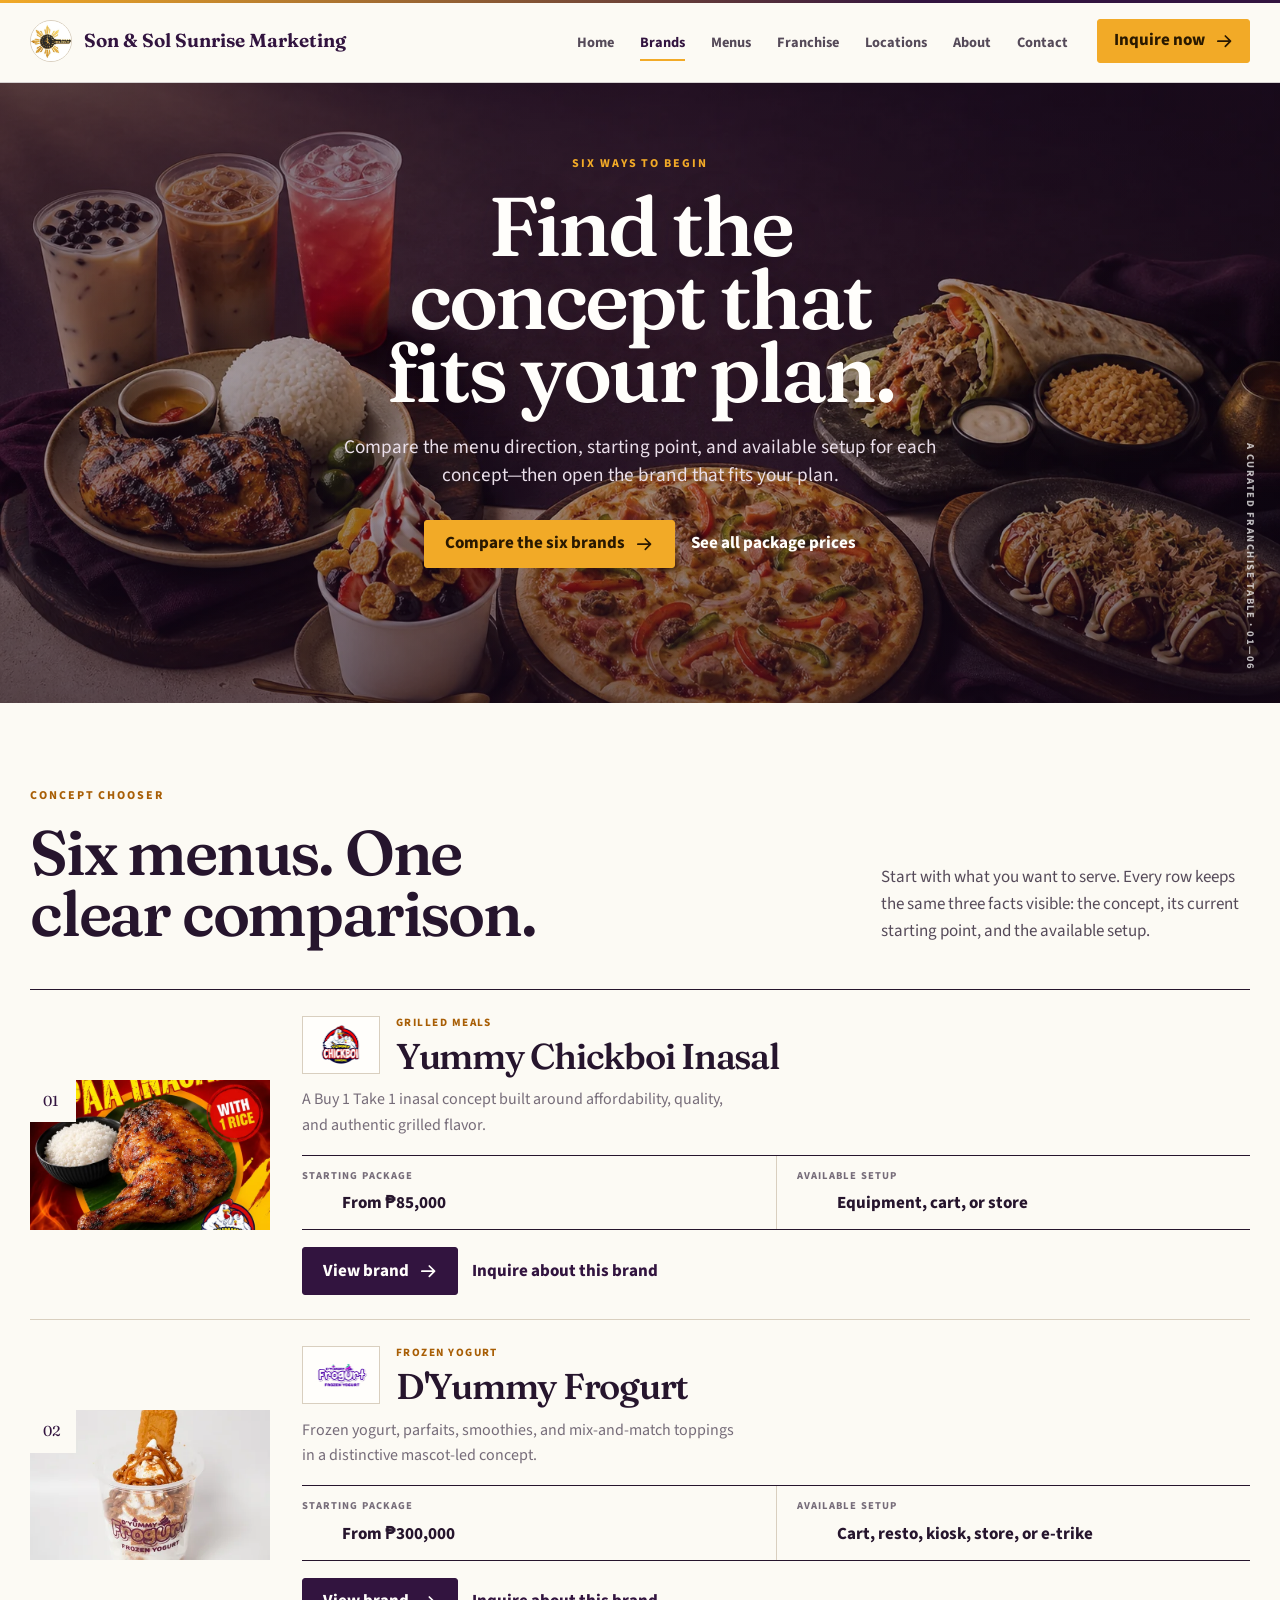
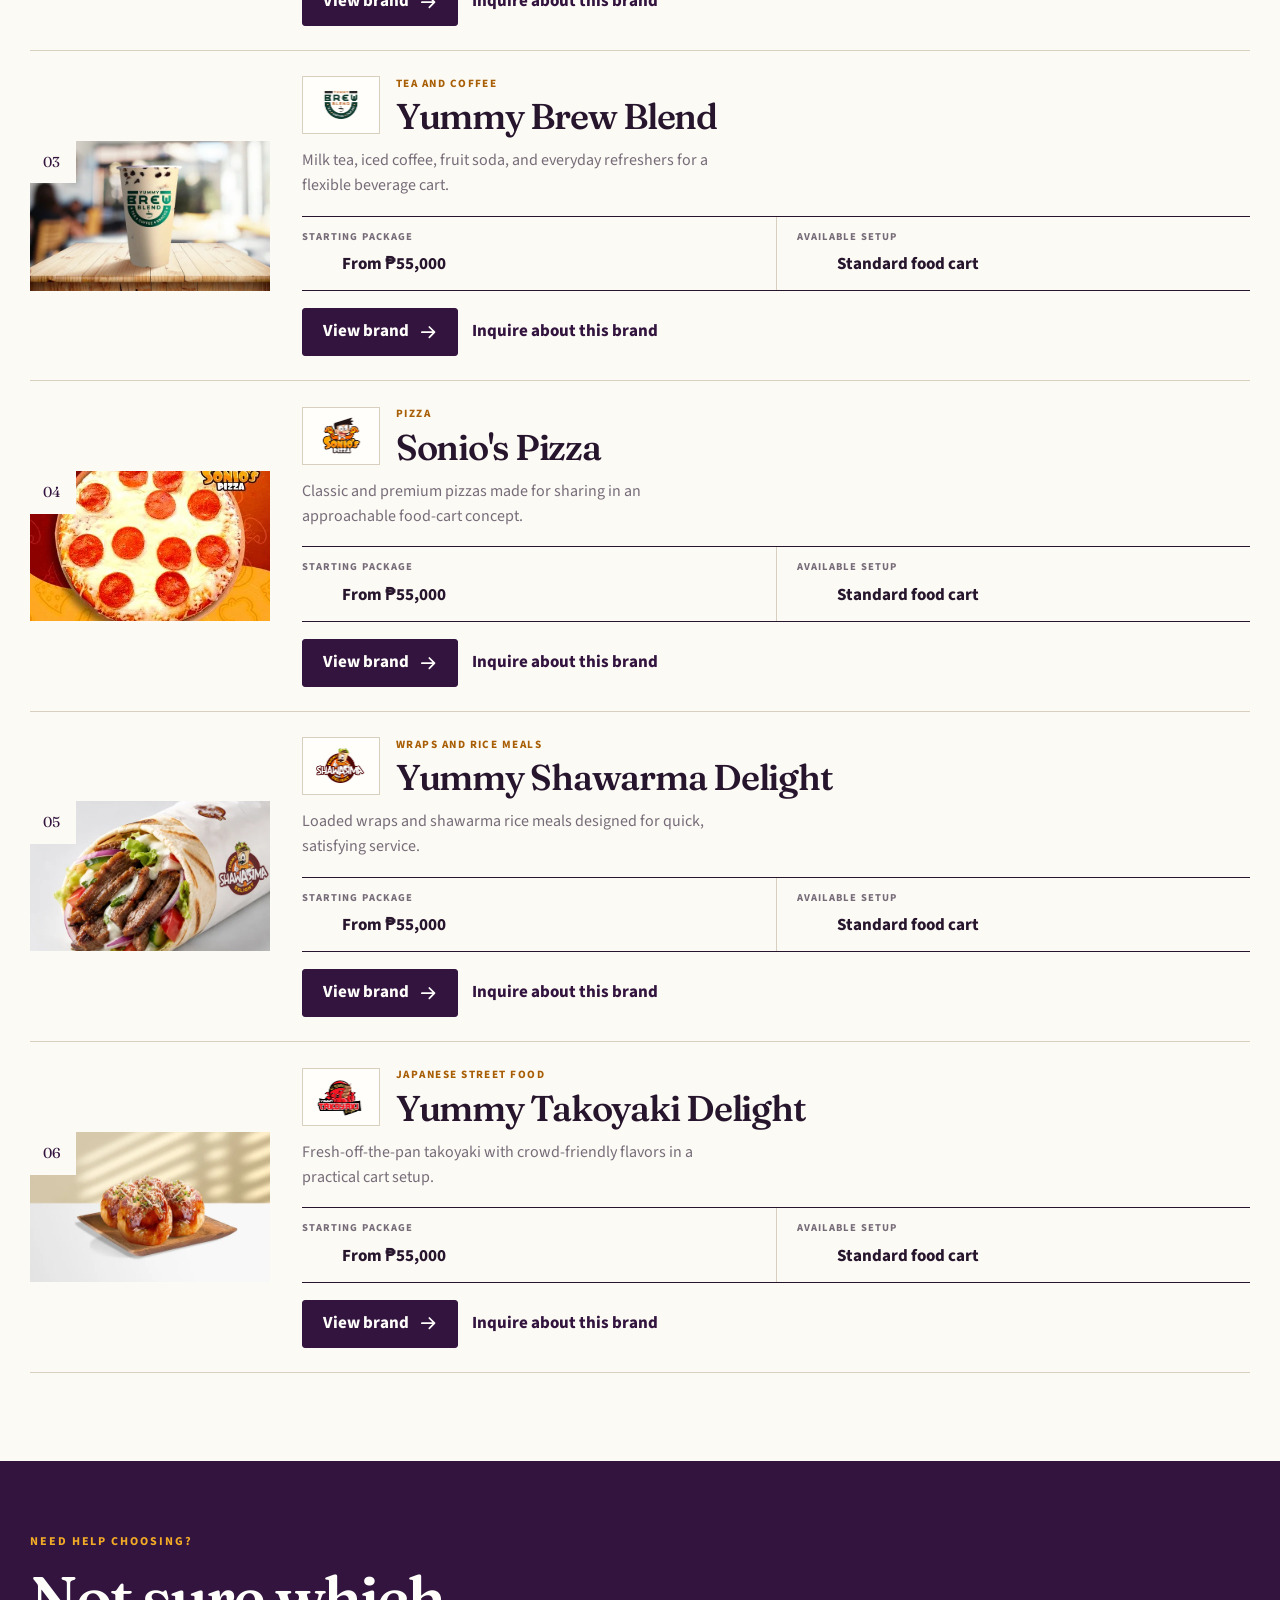
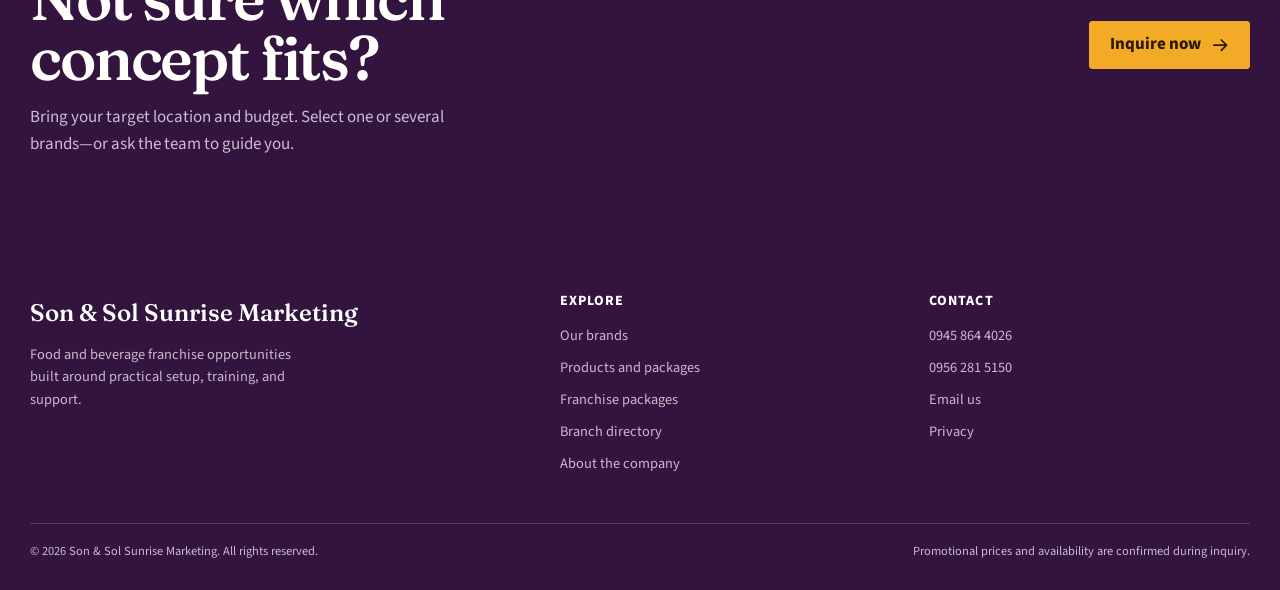
<file: brands/index.html>
<!doctype html>
<html lang="en-PH">
<head>
<meta charset="utf-8" />
<meta name="viewport" content="width=device-width, initial-scale=1" />
<title>Our Six Food Brands | Son &amp; Sol Sunrise Marketing</title>
<meta name="description" content="Compare six Son &amp; Sol food and beverage concepts, starting investments, setup formats, menus, and franchise options." />
<meta name="robots" content="index, follow" />

<meta property="og:title" content="Our Six Food Brands | Son &amp; Sol Sunrise Marketing" />
<meta property="og:description" content="Compare six Son &amp; Sol food and beverage concepts, starting investments, setup formats, menus, and franchise options." />
<meta property="og:image" content="../assets/img/brands-gallery/flavor-gallery-hero-v1.webp" />
<meta property="og:image:alt" content="Six Son &amp; Sol food and beverage franchise concepts" />
<meta property="og:type" content="website" />
<meta property="og:locale" content="en_PH" />
<meta property="og:site_name" content="Son &amp; Sol Sunrise Marketing" />

<meta name="twitter:card" content="summary_large_image" />
<meta name="twitter:title" content="Our Six Food Brands | Son &amp; Sol Sunrise Marketing" />
<meta name="twitter:description" content="Compare six Son &amp; Sol food and beverage concepts, starting investments, setup formats, menus, and franchise options." />
<meta name="twitter:image" content="../assets/img/brands-gallery/flavor-gallery-hero-v1.webp" />
<meta name="twitter:image:alt" content="Six Son &amp; Sol food and beverage franchise concepts" />
<meta name="theme-color" content="#32143f" />
<link rel="icon" href="../assets/img/logo-company.jpg" />
<link rel="preload" href="../assets/fonts/fraunces-variable.woff2" as="font" type="font/woff2" crossorigin />
<link rel="preload" href="../assets/fonts/source-sans-3-variable.woff2" as="font" type="font/woff2" crossorigin />
  <link rel="stylesheet" href="../assets/css/site.css?v=20260723-inquiry-modal-2" />


</head>
<body class="page-brands">
<a class="skip-link" href="#main-content">Skip to main content</a>
<header class="site-header">
  <div class="wrap nav-shell">
    <a class="site-logo" href="../index.html" aria-label="Son and Sol home">
      <img src="../assets/img/logo-company.jpg" alt="" width="38" height="38" />
      <span>Son &amp; Sol Sunrise Marketing</span>
    </a>
    <button class="nav-toggle" type="button" aria-label="Open menu" aria-expanded="false" aria-controls="main-nav" data-nav-toggle data-icon-base="../assets/icons.svg">
      <svg class="icon"><use href="../assets/icons.svg#i-list" /></svg>
    </button>
    <nav class="main-nav" id="main-nav" aria-label="Primary navigation" data-nav>
      <a class="nav-link " href="../index.html">Home</a>
      <a class="nav-link active" aria-current="page" href="../brands/index.html">Brands</a>
      <a class="nav-link " href="../products/index.html">Menus</a>
      <a class="nav-link " href="../franchise/index.html">Franchise</a>
      <a class="nav-link " href="../branches/index.html">Locations</a>
      <a class="nav-link " href="../about/index.html">About</a>
      <a class="nav-link " href="../contact/index.html">Contact</a>
      <a class="btn btn-gold header-cta" href="../contact/index.html#franchise-inquiry">Inquire now <svg class="icon"><use href="../assets/icons.svg#i-arrow-right" /></svg></a>
    </nav>
  </div>
</header>

<main id="main-content">
<section class="flavor-hero">
  <div class="flavor-hero-media" aria-hidden="true"><img src="../assets/img/brands-gallery/flavor-gallery-hero-v1.webp" alt="" fetchpriority="high" decoding="async" /></div>
  <div class="wrap flavor-hero-content">
    <span class="kicker">Six ways to begin</span>
    <h1>Find the concept that fits your plan.</h1>
    <p class="lede">Compare the menu direction, starting point, and available setup for each concept—then open the brand that fits your plan.</p>
    <div class="hero-actions"><a class="btn btn-gold" href="#compare">Compare the six brands <svg class="icon"><use href="../assets/icons.svg#i-arrow-right" /></svg></a><a class="btn btn-link flavor-hero-link" href="../franchise/index.html#packages">See all package prices</a></div>
  </div>
  <span class="flavor-hero-note" aria-hidden="true">A curated franchise table · 01—06</span>
</section>

<section class="section flavor-gallery flavor-gallery-compact" id="compare">
  <div class="wrap">
    <div class="section-heading-row flavor-gallery-heading">
      <div><span class="kicker">Concept chooser</span><h2>Six menus. One clear comparison.</h2></div>
      <p>Start with what you want to serve. Every row keeps the same three facts visible: the concept, its current starting point, and the available setup.</p>
    </div>
    <div class="flavor-gallery-list">
      <article class="flavor-brand-chapter flavor-brand-chapter-feature-left" data-flavor-brand>
  <figure class="flavor-brand-media">
    <img src="../assets/img/catalog/chickboi-paa-rice.webp" alt="Yummy Chickboi Inasal food concept in a premium studio setting" loading="lazy" decoding="async" />
    <span class="flavor-brand-number" aria-hidden="true">01</span>
  </figure>
  <div class="flavor-brand-copy">
    <div class="flavor-brand-identity"><img class="flavor-brand-logo" src="../assets/img/brand-logo-chickboi.webp" alt="Yummy Chickboi Inasal logo" loading="lazy" /><span><small>Grilled meals</small><h3>Yummy Chickboi Inasal</h3></span></div>
    <p>A Buy 1 Take 1 inasal concept built around affordability, quality, and authentic grilled flavor.</p>
    <dl class="flavor-brand-facts"><div><dt>Starting package</dt><dd>From ₱85,000</dd></div><div><dt>Available setup</dt><dd>Equipment, cart, or store</dd></div></dl>
    <div class="flavor-brand-actions"><a class="btn btn-primary" href="../brands/yummy-chickboi-inasal/index.html">View brand <svg class="icon"><use href="../assets/icons.svg#i-arrow-right" /></svg></a><a class="btn btn-link" href="../contact/index.html?brand=yummy-chickboi-inasal#franchise-inquiry">Inquire about this brand</a></div>
  </div>
</article>
<article class="flavor-brand-chapter flavor-brand-chapter-feature-right" data-flavor-brand>
  <figure class="flavor-brand-media">
    <img src="../assets/img/catalog/frogurt-biscoff-crumble.webp" alt="D&#39;Yummy Frogurt food concept in a premium studio setting" loading="lazy" decoding="async" />
    <span class="flavor-brand-number" aria-hidden="true">02</span>
  </figure>
  <div class="flavor-brand-copy">
    <div class="flavor-brand-identity"><img class="flavor-brand-logo" src="../assets/img/brand-logo-frogurt.webp" alt="D&#39;Yummy Frogurt logo" loading="lazy" /><span><small>Frozen yogurt</small><h3>D&#39;Yummy Frogurt</h3></span></div>
    <p>Frozen yogurt, parfaits, smoothies, and mix-and-match toppings in a distinctive mascot-led concept.</p>
    <dl class="flavor-brand-facts"><div><dt>Starting package</dt><dd>From ₱300,000</dd></div><div><dt>Available setup</dt><dd>Cart, resto, kiosk, store, or e-trike</dd></div></dl>
    <div class="flavor-brand-actions"><a class="btn btn-primary" href="../brands/dyummy-frogurt/index.html">View brand <svg class="icon"><use href="../assets/icons.svg#i-arrow-right" /></svg></a><a class="btn btn-link" href="../contact/index.html?brand=dyummy-frogurt#franchise-inquiry">Inquire about this brand</a></div>
  </div>
</article>
<article class="flavor-brand-chapter flavor-brand-chapter-wide" data-flavor-brand>
  <figure class="flavor-brand-media">
    <img src="../assets/img/catalog/brew-okinawa-milk-tea.webp" alt="Yummy Brew Blend food concept in a premium studio setting" loading="lazy" decoding="async" />
    <span class="flavor-brand-number" aria-hidden="true">03</span>
  </figure>
  <div class="flavor-brand-copy">
    <div class="flavor-brand-identity"><img class="flavor-brand-logo" src="../assets/img/brand-logo-brew.webp" alt="Yummy Brew Blend logo" loading="lazy" /><span><small>Tea and coffee</small><h3>Yummy Brew Blend</h3></span></div>
    <p>Milk tea, iced coffee, fruit soda, and everyday refreshers for a flexible beverage cart.</p>
    <dl class="flavor-brand-facts"><div><dt>Starting package</dt><dd>From ₱55,000</dd></div><div><dt>Available setup</dt><dd>Standard food cart</dd></div></dl>
    <div class="flavor-brand-actions"><a class="btn btn-primary" href="../brands/yummy-brew-blend/index.html">View brand <svg class="icon"><use href="../assets/icons.svg#i-arrow-right" /></svg></a><a class="btn btn-link" href="../contact/index.html?brand=yummy-brew-blend#franchise-inquiry">Inquire about this brand</a></div>
  </div>
</article>
<article class="flavor-brand-chapter flavor-brand-chapter-feature-right" data-flavor-brand>
  <figure class="flavor-brand-media">
    <img src="../assets/img/catalog/pizza-pepperoni.webp" alt="Sonio&#39;s Pizza food concept in a premium studio setting" loading="lazy" decoding="async" />
    <span class="flavor-brand-number" aria-hidden="true">04</span>
  </figure>
  <div class="flavor-brand-copy">
    <div class="flavor-brand-identity"><img class="flavor-brand-logo" src="../assets/img/brand-logo-pizza.webp" alt="Sonio&#39;s Pizza logo" loading="lazy" /><span><small>Pizza</small><h3>Sonio&#39;s Pizza</h3></span></div>
    <p>Classic and premium pizzas made for sharing in an approachable food-cart concept.</p>
    <dl class="flavor-brand-facts"><div><dt>Starting package</dt><dd>From ₱55,000</dd></div><div><dt>Available setup</dt><dd>Standard food cart</dd></div></dl>
    <div class="flavor-brand-actions"><a class="btn btn-primary" href="../brands/sonios-pizza/index.html">View brand <svg class="icon"><use href="../assets/icons.svg#i-arrow-right" /></svg></a><a class="btn btn-link" href="../contact/index.html?brand=sonios-pizza#franchise-inquiry">Inquire about this brand</a></div>
  </div>
</article>
<article class="flavor-brand-chapter flavor-brand-chapter-wide" data-flavor-brand>
  <figure class="flavor-brand-media">
    <img src="../assets/img/catalog/shawarma-beef-wrap.webp" alt="Yummy Shawarma Delight food concept in a premium studio setting" loading="lazy" decoding="async" />
    <span class="flavor-brand-number" aria-hidden="true">05</span>
  </figure>
  <div class="flavor-brand-copy">
    <div class="flavor-brand-identity"><img class="flavor-brand-logo" src="../assets/img/brand-logo-shawarma.webp" alt="Yummy Shawarma Delight logo" loading="lazy" /><span><small>Wraps and rice meals</small><h3>Yummy Shawarma Delight</h3></span></div>
    <p>Loaded wraps and shawarma rice meals designed for quick, satisfying service.</p>
    <dl class="flavor-brand-facts"><div><dt>Starting package</dt><dd>From ₱55,000</dd></div><div><dt>Available setup</dt><dd>Standard food cart</dd></div></dl>
    <div class="flavor-brand-actions"><a class="btn btn-primary" href="../brands/yummy-shawarma-delight/index.html">View brand <svg class="icon"><use href="../assets/icons.svg#i-arrow-right" /></svg></a><a class="btn btn-link" href="../contact/index.html?brand=yummy-shawarma-delight#franchise-inquiry">Inquire about this brand</a></div>
  </div>
</article>
<article class="flavor-brand-chapter flavor-brand-chapter-feature-left" data-flavor-brand>
  <figure class="flavor-brand-media">
    <img src="../assets/img/catalog/takoyaki-bacon.webp" alt="Yummy Takoyaki Delight food concept in a premium studio setting" loading="lazy" decoding="async" />
    <span class="flavor-brand-number" aria-hidden="true">06</span>
  </figure>
  <div class="flavor-brand-copy">
    <div class="flavor-brand-identity"><img class="flavor-brand-logo" src="../assets/img/brand-logo-takoyaki.webp" alt="Yummy Takoyaki Delight logo" loading="lazy" /><span><small>Japanese street food</small><h3>Yummy Takoyaki Delight</h3></span></div>
    <p>Fresh-off-the-pan takoyaki with crowd-friendly flavors in a practical cart setup.</p>
    <dl class="flavor-brand-facts"><div><dt>Starting package</dt><dd>From ₱55,000</dd></div><div><dt>Available setup</dt><dd>Standard food cart</dd></div></dl>
    <div class="flavor-brand-actions"><a class="btn btn-primary" href="../brands/yummy-takoyaki-delight/index.html">View brand <svg class="icon"><use href="../assets/icons.svg#i-arrow-right" /></svg></a><a class="btn btn-link" href="../contact/index.html?brand=yummy-takoyaki-delight#franchise-inquiry">Inquire about this brand</a></div>
  </div>
</article>
    </div>
  </div>
</section>

<section class="section-sm flavor-close">
  <div class="wrap flavor-close-inner">
    <div><span class="kicker">Need help choosing?</span><h2>Not sure which concept fits?</h2><p>Bring your target location and budget. Select one or several brands—or ask the team to guide you.</p></div>
    <a class="btn btn-gold" href="../contact/index.html?brand=not-sure#franchise-inquiry">Inquire now <svg class="icon"><use href="../assets/icons.svg#i-arrow-right" /></svg></a>
  </div>
</section>

</main>

<nav class="mobile-actions" aria-label="Quick contact">
  <a href="tel:09458644026"><svg class="icon"><use href="../assets/icons.svg#i-phone" /></svg> Call</a>
  <a href="https://m.me/61580925713264" target="_blank" rel="noopener noreferrer"><svg class="icon"><use href="../assets/icons.svg#i-facebook-logo" /></svg> Messenger</a>
  <a href="../contact/index.html#franchise-inquiry">Inquire now <svg class="icon"><use href="../assets/icons.svg#i-arrow-right" /></svg></a>
</nav>

<footer class="site-footer">
  <div class="wrap">
    <div class="footer-grid">
      <div>
        <div class="footer-brand">Son &amp; Sol Sunrise Marketing</div>
        <p>Food and beverage franchise opportunities built around practical setup, training, and support.</p>
      </div>
      <div>
        <h3>Explore</h3>
        <a href="../brands/index.html">Our brands</a>
        <a href="../products/index.html">Products and packages</a>
        <a href="../franchise/index.html">Franchise packages</a>
        <a href="../branches/index.html">Branch directory</a>
        <a href="../about/index.html">About the company</a>
      </div>
      <div>
        <h3>Contact</h3>
        <a href="tel:09458644026">0945 864 4026</a>
        <a href="tel:09562815150">0956 281 5150</a>
        <a href="mailto:sonandsolsunrisemarketingmain@gmail.com">Email us</a>
        <a href="../privacy/index.html">Privacy</a>
      </div>
    </div>
    <div class="footer-end">
      <span>&copy; <span data-year>2026</span> Son &amp; Sol Sunrise Marketing. All rights reserved.</span>
      <span>Promotional prices and availability are confirmed during inquiry.</span>
    </div>
  </div>
</footer>
<dialog class="inquiry-modal" data-inquiry-modal aria-labelledby="inquiry-modal-title">
  <div class="inquiry-modal-panel">
    <div class="inquiry-modal-head">
      <div><span class="kicker">Franchise inquiry</span><h2 id="inquiry-modal-title">Start your franchise inquiry.</h2></div>
      <button class="inquiry-modal-close" type="button" data-inquiry-close aria-label="Close inquiry"><span aria-hidden="true">&times;</span></button>
    </div>
    <div class="conversation-workspace-grid">
      <form class="conversation-form" data-inquiry-form data-compact-inquiry novalidate>
        <div class="inquiry-progress" data-inquiry-progress>
          <div class="inquiry-progress-status"><span data-step-status aria-live="polite">Step 1 of 3</span><strong>One clear step at a time.</strong></div>
          <ol aria-label="Inquiry progress">
            <li data-step-indicator="0" aria-current="step"><span>01</span><strong>About you</strong></li>
            <li data-step-indicator="1"><span>02</span><strong>Business plan</strong></li>
            <li data-step-indicator="2"><span>03</span><strong>Review</strong></li>
          </ol>
        </div>

        <fieldset class="conversation-step contact-step" data-inquiry-step="about-you" data-step-panel="0" data-step-one-layout="contact-strip">
          <legend tabindex="-1"><span>01</span><strong>Your contact details</strong></legend>
          <div class="contact-step-summary">
            <p>Tell the team who you are and where they can reply.</p>
            <span><svg class="icon" aria-hidden="true"><use href="../assets/icons.svg#i-seal-check" /></svg> Private until you choose a handoff.</span>
          </div>
          <div class="contact-step-grid" data-contact-step-grid>
            <div class="conversation-field contact-step-field"><label for="name">Full name <span>Required</span></label><input id="name" name="name" required maxlength="100" autocomplete="name" placeholder="Juan Dela Cruz" aria-describedby="name-error" /><span class="field-error" id="name-error" data-field-error="name" aria-live="polite"></span></div>
            <div class="conversation-field contact-step-field"><label for="phone">Mobile number <span>Required</span></label><input id="phone" name="phone" type="tel" required maxlength="15" autocomplete="tel" inputmode="tel" placeholder="09XX XXX XXXX" aria-describedby="phone-help phone-error" /><small id="phone-help">11 digits, starting with 09.</small><span class="field-error" id="phone-error" data-phone-error data-field-error="phone" aria-live="polite"></span></div>
            <div class="conversation-field contact-step-field"><label for="email">Email <span>Optional</span></label><input id="email" name="email" type="email" maxlength="120" autocomplete="email" placeholder="you@email.com" aria-describedby="email-error" /><span class="field-error" id="email-error" data-field-error="email" aria-live="polite"></span></div>
          </div>
          <div class="contact-step-footer">
            <p><strong>Next:</strong> your preferred brand, location, and budget.</p>
            <div class="inquiry-step-actions inquiry-step-actions-forward"><button class="btn btn-primary" type="button" data-step-next>Continue <svg class="icon"><use href="../assets/icons.svg#i-arrow-right" /></svg></button></div>
          </div>
        </fieldset>

        <fieldset class="conversation-step" data-inquiry-step="business-plan" data-step-panel="1">
          <legend tabindex="-1"><span>02</span><strong>Your planned business</strong></legend>
          <p class="conversation-step-intro">The concept, location, and working budget you want to discuss.</p>
          <div class="conversation-field"><label for="city">Planned city or municipality <span>Required</span></label><input id="city" name="city" required maxlength="100" placeholder="Where you plan to open" aria-describedby="city-error" /><span class="field-error" id="city-error" data-field-error="city" aria-live="polite"></span></div>
          <div class="conversation-field conversation-brand-field" data-brand-group role="group" aria-labelledby="brand-group-label" aria-describedby="brand-help brand-error" aria-required="true">
            <div class="conversation-field-label" id="brand-group-label">Interested brands <span>Required</span></div>
            <p class="brand-choice-help" id="brand-help">Choose one or more concepts. Select “Not sure yet” if you want guidance.</p>
            <div class="brand-choice-grid">
              <label class="brand-choice"><input type="checkbox" name="brand" value="yummy-chickboi-inasal" data-brand-label="Yummy Chickboi Inasal" /><span><strong>Yummy Chickboi Inasal</strong><small>Select this concept</small></span></label>
<label class="brand-choice"><input type="checkbox" name="brand" value="dyummy-frogurt" data-brand-label="D&#39;Yummy Frogurt" /><span><strong>D&#39;Yummy Frogurt</strong><small>Select this concept</small></span></label>
<label class="brand-choice"><input type="checkbox" name="brand" value="yummy-brew-blend" data-brand-label="Yummy Brew Blend" /><span><strong>Yummy Brew Blend</strong><small>Select this concept</small></span></label>
<label class="brand-choice"><input type="checkbox" name="brand" value="sonios-pizza" data-brand-label="Sonio&#39;s Pizza" /><span><strong>Sonio&#39;s Pizza</strong><small>Select this concept</small></span></label>
<label class="brand-choice"><input type="checkbox" name="brand" value="yummy-shawarma-delight" data-brand-label="Yummy Shawarma Delight" /><span><strong>Yummy Shawarma Delight</strong><small>Select this concept</small></span></label>
<label class="brand-choice"><input type="checkbox" name="brand" value="yummy-takoyaki-delight" data-brand-label="Yummy Takoyaki Delight" /><span><strong>Yummy Takoyaki Delight</strong><small>Select this concept</small></span></label>
<label class="brand-choice brand-choice-unsure"><input type="checkbox" name="brand" value="not-sure" data-brand-label="Not sure yet" data-brand-unsure /><span><strong>Not sure yet</strong><small>Ask the team for guidance</small></span></label>
            </div>
            <span class="field-error" id="brand-error" data-brand-error data-field-error="brand" aria-live="polite"></span>
          </div>
          <div class="conversation-field"><label for="package">Package or budget <span>Optional</span></label><input id="package" name="package" maxlength="100" placeholder="e.g., Silver Food Cart or P135,000" /></div>
          <label class="conversation-check"><input type="checkbox" name="capital" /><span><strong>My capital is ready.</strong><small>You can leave this unchecked if you prefer to discuss preparation first.</small></span></label>
          <div class="inquiry-step-actions"><button class="btn btn-link" type="button" data-step-back>Back</button><button class="btn btn-primary" type="button" data-step-next>Continue to review <svg class="icon"><use href="../assets/icons.svg#i-arrow-right" /></svg></button></div>
        </fieldset>

        <fieldset class="conversation-step" data-inquiry-step="review-consent" data-step-panel="2">
          <legend tabindex="-1"><span>03</span><strong>Review and consent</strong></legend>
          <p class="conversation-step-intro">Confirm how your details will be handled before preparing the message.</p>
          <label class="conversation-check conversation-check-privacy"><input type="checkbox" name="privacy" required aria-describedby="privacy-error" /><span><strong>I understand how my inquiry details will be used.</strong><small>Read the <a href="../privacy/index.html">privacy notice</a>. Nothing is automatically sent or stored by this website.</small><span class="field-error" id="privacy-error" data-field-error="privacy" aria-live="polite"></span></span></label>
          <div class="inquiry-step-actions"><button class="btn btn-link" type="button" data-step-back>Back</button><button class="btn btn-gold conversation-submit" type="submit">Prepare inquiry <svg class="icon"><use href="../assets/icons.svg#i-arrow-right" /></svg></button></div>
          <p class="form-note">You decide whether to open an email draft or copy the prepared message.</p>
        </fieldset>
      </form>

      <div class="contact-guidance-stack">
        <aside class="inquiry-review-ledger" data-inquiry-review data-ready-panel aria-labelledby="review-title">
          <div class="inquiry-review-heading"><span class="kicker">Your local draft</span><h2 id="review-title">Review before sending.</h2><p data-review-status role="status" aria-live="polite">Your details stay with you.</p></div>

          <div class="review-state review-idle" data-review-idle>
            <span>Nothing entered yet</span>
            <p>Complete the form to build a reviewable inquiry in this browser.</p>
          </div>

          <div class="review-state review-draft" data-review-draft hidden>
            <dl class="inquiry-draft-list">
              <div><dt>Name</dt><dd data-draft-name>Not provided</dd></div>
              <div><dt>Mobile</dt><dd data-draft-phone>Not provided</dd></div>
              <div><dt>Location</dt><dd data-draft-city>Not provided</dd></div>
              <div><dt>Brands</dt><dd data-draft-brand>Not selected</dd></div>
              <div><dt>Package or budget</dt><dd data-draft-package>Not specified</dd></div>
            </dl>
            <p>Prepare the inquiry after reviewing these details.</p>
          </div>

          <div class="review-state review-needs-review" data-review-needs-review hidden>
            <span>Details changed</span>
            <p>Prepare the inquiry again so the email and copied message use your latest information.</p>
          </div>

          <div class="review-state review-prepared" data-review-prepared hidden>
            <span>Inquiry prepared</span>
            <p>Your final message is ready. Choose how you want to continue.</p>
            <pre class="prepared-inquiry-preview" data-prepared-preview></pre>
          </div>

          <div class="review-state review-handed-off" data-review-handed-off hidden>
            <span>Continue in your chosen channel</span>
            <h3>One last step remains.</h3>
            <p data-handoff-result>Your inquiry is ready outside this website. Send or paste it there to reach the Son &amp; Sol team.</p>
            <div class="handoff-next">
              <strong>What happens next</strong>
              <ol>
                <li>Send the prepared message in your chosen channel.</li>
                <li>The team reviews your location, brand, and budget context.</li>
                <li>A confirmed reply-time commitment will be published once approved by the owner.</li>
              </ol>
            </div>
            <div class="owner-gated-channels" aria-label="Contact channels">
              <a class="channel-card" data-owner-gated-channel="messenger" href="https://m.me/61580925713264" target="_blank" rel="noopener noreferrer">
                <svg class="icon channel-icon" aria-hidden="true"><use href="../assets/icons.svg#i-facebook-logo" /></svg>
                <span class="channel-text">
                  <strong>Message on Messenger</strong>
                  <small>D&#x2019; Yummy Frogurt Main Page</small>
                </span>
                <svg class="icon channel-arrow" aria-hidden="true"><use href="../assets/icons.svg#i-arrow-right" /></svg>
              </a>
              <a class="channel-card" data-owner-gated-channel="sms" href="sms:09661470427">
                <svg class="icon channel-icon" aria-hidden="true"><use href="../assets/icons.svg#i-phone" /></svg>
                <span class="channel-text">
                  <strong>Send an SMS</strong>
                  <small>0966 147 0427</small>
                </span>
                <svg class="icon channel-arrow" aria-hidden="true"><use href="../assets/icons.svg#i-arrow-right" /></svg>
              </a>
            </div>
          </div>

          <div class="inquiry-review-actions">
            <a class="btn btn-primary" data-email-inquiry href="mailto:sonandsolsunrisemarketingmain@gmail.com">Open email app</a>
            <button class="btn btn-outline" data-copy-inquiry type="button">Copy inquiry details</button>
            <div class="copy-status" data-copy-status role="status" aria-live="polite"></div>
            <textarea class="copy-fallback" data-copy-fallback readonly hidden aria-label="Prepared inquiry text"></textarea>
          </div>
        </aside>
      </div>
    </div>

  </div>
</dialog>
<script src="../assets/js/site.js?v=20260723-franchise-video" defer></script>
<script src="../assets/js/inquiry.js?v=20260723-inquiry-modal" defer></script>

</body>
</html>
</file>
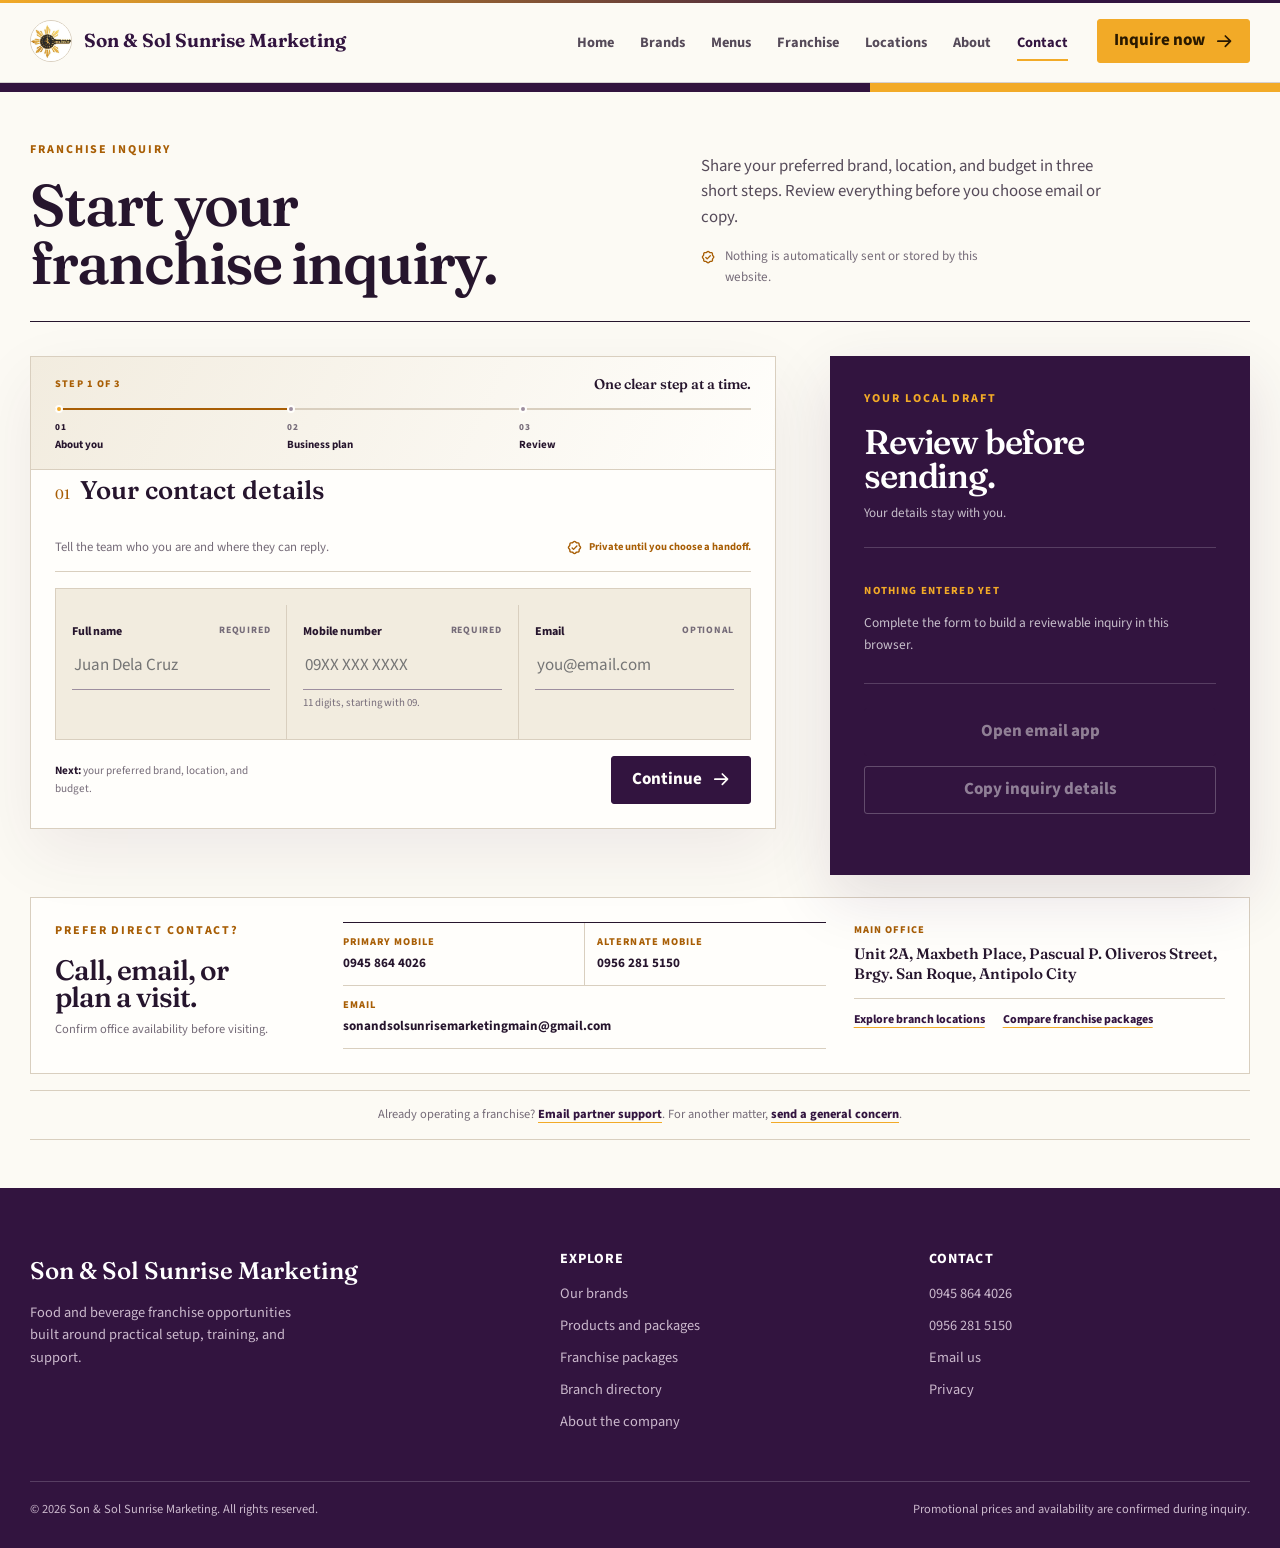
<file: contact/index.html>
<!doctype html>
<html lang="en-PH">
<head>
<meta charset="utf-8" />
<meta name="viewport" content="width=device-width, initial-scale=1" />
<title>Contact Son &amp; Sol | Conversation Desk</title>
<meta name="description" content="Choose the right Son &amp; Sol contact path for franchise inquiries, existing partner support, or general concerns." />
<meta name="robots" content="index, follow" />

<meta property="og:title" content="Contact Son &amp; Sol | Conversation Desk" />
<meta property="og:description" content="Choose the right Son &amp; Sol contact path for franchise inquiries, existing partner support, or general concerns." />
<meta property="og:image" content="../assets/img/branch-bacoor.webp" />
<meta property="og:image:alt" content="D&#39;Yummy Frogurt franchise partners at the Molino 5 Bacoor opening" />
<meta property="og:type" content="website" />
<meta property="og:locale" content="en_PH" />
<meta property="og:site_name" content="Son &amp; Sol Sunrise Marketing" />

<meta name="twitter:card" content="summary_large_image" />
<meta name="twitter:title" content="Contact Son &amp; Sol | Conversation Desk" />
<meta name="twitter:description" content="Choose the right Son &amp; Sol contact path for franchise inquiries, existing partner support, or general concerns." />
<meta name="twitter:image" content="../assets/img/branch-bacoor.webp" />
<meta name="twitter:image:alt" content="D&#39;Yummy Frogurt franchise partners at the Molino 5 Bacoor opening" />
<meta name="theme-color" content="#32143f" />
<link rel="icon" href="../assets/img/logo-company.jpg" />
<link rel="preload" href="../assets/fonts/fraunces-variable.woff2" as="font" type="font/woff2" crossorigin />
<link rel="preload" href="../assets/fonts/source-sans-3-variable.woff2" as="font" type="font/woff2" crossorigin />
  <link rel="stylesheet" href="../assets/css/site.css?v=20260723-inquiry-modal-2" />


</head>
<body class="page-contact">
<a class="skip-link" href="#main-content">Skip to main content</a>
<header class="site-header">
  <div class="wrap nav-shell">
    <a class="site-logo" href="../index.html" aria-label="Son and Sol home">
      <img src="../assets/img/logo-company.jpg" alt="" width="38" height="38" />
      <span>Son &amp; Sol Sunrise Marketing</span>
    </a>
    <button class="nav-toggle" type="button" aria-label="Open menu" aria-expanded="false" aria-controls="main-nav" data-nav-toggle data-icon-base="../assets/icons.svg">
      <svg class="icon"><use href="../assets/icons.svg#i-list" /></svg>
    </button>
    <nav class="main-nav" id="main-nav" aria-label="Primary navigation" data-nav>
      <a class="nav-link " href="../index.html">Home</a>
      <a class="nav-link " href="../brands/index.html">Brands</a>
      <a class="nav-link " href="../products/index.html">Menus</a>
      <a class="nav-link " href="../franchise/index.html">Franchise</a>
      <a class="nav-link " href="../branches/index.html">Locations</a>
      <a class="nav-link " href="../about/index.html">About</a>
      <a class="nav-link active" aria-current="page" href="../contact/index.html">Contact</a>
      <a class="btn btn-gold header-cta" href="../contact/index.html#franchise-inquiry">Inquire now <svg class="icon"><use href="../assets/icons.svg#i-arrow-right" /></svg></a>
    </nav>
  </div>
</header>

<main id="main-content">
<section class="section contact-form-first conversation-workspace" id="franchise-inquiry" data-contact-form-first data-inquiry-workspace aria-labelledby="inquiry-title">
  <div class="wrap">
    <div class="contact-form-first-heading" data-compact-contact-heading>
      <div>
        <span class="kicker">Franchise inquiry</span>
        <h1 id="inquiry-title">Start your franchise inquiry.</h1>
      </div>
      <div class="contact-form-first-intro">
        <p class="lede">Share your preferred brand, location, and budget in three short steps. Review everything before you choose email or copy.</p>
        <p class="conversation-privacy-note"><svg class="icon" aria-hidden="true"><use href="../assets/icons.svg#i-seal-check" /></svg><span>Nothing is automatically sent or stored by this website.</span></p>
      </div>
    </div>

        <div class="conversation-workspace-grid">
      <form class="conversation-form" data-inquiry-form data-compact-inquiry novalidate>
        <div class="inquiry-progress" data-inquiry-progress>
          <div class="inquiry-progress-status"><span data-step-status aria-live="polite">Step 1 of 3</span><strong>One clear step at a time.</strong></div>
          <ol aria-label="Inquiry progress">
            <li data-step-indicator="0" aria-current="step"><span>01</span><strong>About you</strong></li>
            <li data-step-indicator="1"><span>02</span><strong>Business plan</strong></li>
            <li data-step-indicator="2"><span>03</span><strong>Review</strong></li>
          </ol>
        </div>

        <fieldset class="conversation-step contact-step" data-inquiry-step="about-you" data-step-panel="0" data-step-one-layout="contact-strip">
          <legend tabindex="-1"><span>01</span><strong>Your contact details</strong></legend>
          <div class="contact-step-summary">
            <p>Tell the team who you are and where they can reply.</p>
            <span><svg class="icon" aria-hidden="true"><use href="../assets/icons.svg#i-seal-check" /></svg> Private until you choose a handoff.</span>
          </div>
          <div class="contact-step-grid" data-contact-step-grid>
            <div class="conversation-field contact-step-field"><label for="name">Full name <span>Required</span></label><input id="name" name="name" required maxlength="100" autocomplete="name" placeholder="Juan Dela Cruz" aria-describedby="name-error" /><span class="field-error" id="name-error" data-field-error="name" aria-live="polite"></span></div>
            <div class="conversation-field contact-step-field"><label for="phone">Mobile number <span>Required</span></label><input id="phone" name="phone" type="tel" required maxlength="15" autocomplete="tel" inputmode="tel" placeholder="09XX XXX XXXX" aria-describedby="phone-help phone-error" /><small id="phone-help">11 digits, starting with 09.</small><span class="field-error" id="phone-error" data-phone-error data-field-error="phone" aria-live="polite"></span></div>
            <div class="conversation-field contact-step-field"><label for="email">Email <span>Optional</span></label><input id="email" name="email" type="email" maxlength="120" autocomplete="email" placeholder="you@email.com" aria-describedby="email-error" /><span class="field-error" id="email-error" data-field-error="email" aria-live="polite"></span></div>
          </div>
          <div class="contact-step-footer">
            <p><strong>Next:</strong> your preferred brand, location, and budget.</p>
            <div class="inquiry-step-actions inquiry-step-actions-forward"><button class="btn btn-primary" type="button" data-step-next>Continue <svg class="icon"><use href="../assets/icons.svg#i-arrow-right" /></svg></button></div>
          </div>
        </fieldset>

        <fieldset class="conversation-step" data-inquiry-step="business-plan" data-step-panel="1">
          <legend tabindex="-1"><span>02</span><strong>Your planned business</strong></legend>
          <p class="conversation-step-intro">The concept, location, and working budget you want to discuss.</p>
          <div class="conversation-field"><label for="city">Planned city or municipality <span>Required</span></label><input id="city" name="city" required maxlength="100" placeholder="Where you plan to open" aria-describedby="city-error" /><span class="field-error" id="city-error" data-field-error="city" aria-live="polite"></span></div>
          <div class="conversation-field conversation-brand-field" data-brand-group role="group" aria-labelledby="brand-group-label" aria-describedby="brand-help brand-error" aria-required="true">
            <div class="conversation-field-label" id="brand-group-label">Interested brands <span>Required</span></div>
            <p class="brand-choice-help" id="brand-help">Choose one or more concepts. Select “Not sure yet” if you want guidance.</p>
            <div class="brand-choice-grid">
              <label class="brand-choice"><input type="checkbox" name="brand" value="yummy-chickboi-inasal" data-brand-label="Yummy Chickboi Inasal" /><span><strong>Yummy Chickboi Inasal</strong><small>Select this concept</small></span></label>
<label class="brand-choice"><input type="checkbox" name="brand" value="dyummy-frogurt" data-brand-label="D&#39;Yummy Frogurt" /><span><strong>D&#39;Yummy Frogurt</strong><small>Select this concept</small></span></label>
<label class="brand-choice"><input type="checkbox" name="brand" value="yummy-brew-blend" data-brand-label="Yummy Brew Blend" /><span><strong>Yummy Brew Blend</strong><small>Select this concept</small></span></label>
<label class="brand-choice"><input type="checkbox" name="brand" value="sonios-pizza" data-brand-label="Sonio&#39;s Pizza" /><span><strong>Sonio&#39;s Pizza</strong><small>Select this concept</small></span></label>
<label class="brand-choice"><input type="checkbox" name="brand" value="yummy-shawarma-delight" data-brand-label="Yummy Shawarma Delight" /><span><strong>Yummy Shawarma Delight</strong><small>Select this concept</small></span></label>
<label class="brand-choice"><input type="checkbox" name="brand" value="yummy-takoyaki-delight" data-brand-label="Yummy Takoyaki Delight" /><span><strong>Yummy Takoyaki Delight</strong><small>Select this concept</small></span></label>
<label class="brand-choice brand-choice-unsure"><input type="checkbox" name="brand" value="not-sure" data-brand-label="Not sure yet" data-brand-unsure /><span><strong>Not sure yet</strong><small>Ask the team for guidance</small></span></label>
            </div>
            <span class="field-error" id="brand-error" data-brand-error data-field-error="brand" aria-live="polite"></span>
          </div>
          <div class="conversation-field"><label for="package">Package or budget <span>Optional</span></label><input id="package" name="package" maxlength="100" placeholder="e.g., Silver Food Cart or P135,000" /></div>
          <label class="conversation-check"><input type="checkbox" name="capital" /><span><strong>My capital is ready.</strong><small>You can leave this unchecked if you prefer to discuss preparation first.</small></span></label>
          <div class="inquiry-step-actions"><button class="btn btn-link" type="button" data-step-back>Back</button><button class="btn btn-primary" type="button" data-step-next>Continue to review <svg class="icon"><use href="../assets/icons.svg#i-arrow-right" /></svg></button></div>
        </fieldset>

        <fieldset class="conversation-step" data-inquiry-step="review-consent" data-step-panel="2">
          <legend tabindex="-1"><span>03</span><strong>Review and consent</strong></legend>
          <p class="conversation-step-intro">Confirm how your details will be handled before preparing the message.</p>
          <label class="conversation-check conversation-check-privacy"><input type="checkbox" name="privacy" required aria-describedby="privacy-error" /><span><strong>I understand how my inquiry details will be used.</strong><small>Read the <a href="../privacy/index.html">privacy notice</a>. Nothing is automatically sent or stored by this website.</small><span class="field-error" id="privacy-error" data-field-error="privacy" aria-live="polite"></span></span></label>
          <div class="inquiry-step-actions"><button class="btn btn-link" type="button" data-step-back>Back</button><button class="btn btn-gold conversation-submit" type="submit">Prepare inquiry <svg class="icon"><use href="../assets/icons.svg#i-arrow-right" /></svg></button></div>
          <p class="form-note">You decide whether to open an email draft or copy the prepared message.</p>
        </fieldset>
      </form>

      <div class="contact-guidance-stack">
        <aside class="inquiry-review-ledger" data-inquiry-review data-ready-panel aria-labelledby="review-title">
          <div class="inquiry-review-heading"><span class="kicker">Your local draft</span><h2 id="review-title">Review before sending.</h2><p data-review-status role="status" aria-live="polite">Your details stay with you.</p></div>

          <div class="review-state review-idle" data-review-idle>
            <span>Nothing entered yet</span>
            <p>Complete the form to build a reviewable inquiry in this browser.</p>
          </div>

          <div class="review-state review-draft" data-review-draft hidden>
            <dl class="inquiry-draft-list">
              <div><dt>Name</dt><dd data-draft-name>Not provided</dd></div>
              <div><dt>Mobile</dt><dd data-draft-phone>Not provided</dd></div>
              <div><dt>Location</dt><dd data-draft-city>Not provided</dd></div>
              <div><dt>Brands</dt><dd data-draft-brand>Not selected</dd></div>
              <div><dt>Package or budget</dt><dd data-draft-package>Not specified</dd></div>
            </dl>
            <p>Prepare the inquiry after reviewing these details.</p>
          </div>

          <div class="review-state review-needs-review" data-review-needs-review hidden>
            <span>Details changed</span>
            <p>Prepare the inquiry again so the email and copied message use your latest information.</p>
          </div>

          <div class="review-state review-prepared" data-review-prepared hidden>
            <span>Inquiry prepared</span>
            <p>Your final message is ready. Choose how you want to continue.</p>
            <pre class="prepared-inquiry-preview" data-prepared-preview></pre>
          </div>

          <div class="review-state review-handed-off" data-review-handed-off hidden>
            <span>Continue in your chosen channel</span>
            <h3>One last step remains.</h3>
            <p data-handoff-result>Your inquiry is ready outside this website. Send or paste it there to reach the Son &amp; Sol team.</p>
            <div class="handoff-next">
              <strong>What happens next</strong>
              <ol>
                <li>Send the prepared message in your chosen channel.</li>
                <li>The team reviews your location, brand, and budget context.</li>
                <li>A confirmed reply-time commitment will be published once approved by the owner.</li>
              </ol>
            </div>
            <div class="owner-gated-channels" aria-label="Contact channels">
              <a class="channel-card" data-owner-gated-channel="messenger" href="https://m.me/61580925713264" target="_blank" rel="noopener noreferrer">
                <svg class="icon channel-icon" aria-hidden="true"><use href="../assets/icons.svg#i-facebook-logo" /></svg>
                <span class="channel-text">
                  <strong>Message on Messenger</strong>
                  <small>D&#x2019; Yummy Frogurt Main Page</small>
                </span>
                <svg class="icon channel-arrow" aria-hidden="true"><use href="../assets/icons.svg#i-arrow-right" /></svg>
              </a>
              <a class="channel-card" data-owner-gated-channel="sms" href="sms:09661470427">
                <svg class="icon channel-icon" aria-hidden="true"><use href="../assets/icons.svg#i-phone" /></svg>
                <span class="channel-text">
                  <strong>Send an SMS</strong>
                  <small>0966 147 0427</small>
                </span>
                <svg class="icon channel-arrow" aria-hidden="true"><use href="../assets/icons.svg#i-arrow-right" /></svg>
              </a>
            </div>
          </div>

          <div class="inquiry-review-actions">
            <a class="btn btn-primary" data-email-inquiry href="mailto:sonandsolsunrisemarketingmain@gmail.com">Open email app</a>
            <button class="btn btn-outline" data-copy-inquiry type="button">Copy inquiry details</button>
            <div class="copy-status" data-copy-status role="status" aria-live="polite"></div>
            <textarea class="copy-fallback" data-copy-fallback readonly hidden aria-label="Prepared inquiry text"></textarea>
          </div>
        </aside>
      </div>
    </div>


    <aside class="contact-side-panel contact-side-rail" data-contact-side-panel data-contact-rail aria-labelledby="direct-contact-title">
      <div class="contact-side-intro">
          <span class="kicker">Prefer direct contact?</span>
          <h2 id="direct-contact-title">Call, email, or plan a visit.</h2>
          <p>Confirm office availability before visiting.</p>
      </div>
      <div class="contact-side-links">
        <a href="tel:09458644026"><span>Primary mobile</span><strong>0945 864 4026</strong></a>
        <a href="tel:09562815150"><span>Alternate mobile</span><strong>0956 281 5150</strong></a>
        <a class="contact-side-email" href="mailto:sonandsolsunrisemarketingmain@gmail.com"><span>Email</span><strong>sonandsolsunrisemarketingmain@gmail.com</strong></a>
      </div>
      <div class="contact-side-location">
          <address><span>Main office</span><strong>Unit 2A, Maxbeth Place, Pascual P. Oliveros Street, Brgy. San Roque, Antipolo City</strong></address>
          <div class="contact-side-actions"><a href="../branches/index.html">Explore branch locations</a><a href="../franchise/index.html">Compare franchise packages</a></div>
      </div>
    </aside>

    <p class="contact-secondary-line" data-contact-secondary>Already operating a franchise? <a href="mailto:sonandsolsunrisemarketingmain@gmail.com?subject=Existing%20franchisee%20support%20request">Email partner support</a>. For another matter, <a href="mailto:sonandsolsunrisemarketingmain@gmail.com?subject=General%20concern%20for%20Son%20%26%20Sol%20Sunrise%20Marketing">send a general concern</a>.</p>
  </div>
</section>

</main>

<nav class="mobile-actions" aria-label="Quick contact">
  <a href="tel:09458644026"><svg class="icon"><use href="../assets/icons.svg#i-phone" /></svg> Call</a>
  <a href="https://m.me/61580925713264" target="_blank" rel="noopener noreferrer"><svg class="icon"><use href="../assets/icons.svg#i-facebook-logo" /></svg> Messenger</a>
  <a href="../contact/index.html#franchise-inquiry">Inquire now <svg class="icon"><use href="../assets/icons.svg#i-arrow-right" /></svg></a>
</nav>

<footer class="site-footer">
  <div class="wrap">
    <div class="footer-grid">
      <div>
        <div class="footer-brand">Son &amp; Sol Sunrise Marketing</div>
        <p>Food and beverage franchise opportunities built around practical setup, training, and support.</p>
      </div>
      <div>
        <h3>Explore</h3>
        <a href="../brands/index.html">Our brands</a>
        <a href="../products/index.html">Products and packages</a>
        <a href="../franchise/index.html">Franchise packages</a>
        <a href="../branches/index.html">Branch directory</a>
        <a href="../about/index.html">About the company</a>
      </div>
      <div>
        <h3>Contact</h3>
        <a href="tel:09458644026">0945 864 4026</a>
        <a href="tel:09562815150">0956 281 5150</a>
        <a href="mailto:sonandsolsunrisemarketingmain@gmail.com">Email us</a>
        <a href="../privacy/index.html">Privacy</a>
      </div>
    </div>
    <div class="footer-end">
      <span>&copy; <span data-year>2026</span> Son &amp; Sol Sunrise Marketing. All rights reserved.</span>
      <span>Promotional prices and availability are confirmed during inquiry.</span>
    </div>
  </div>
</footer>

<script src="../assets/js/site.js?v=20260723-franchise-video" defer></script>
<script src="../assets/js/inquiry.js?v=20260723-inquiry-modal" defer></script>

</body>
</html>
</file>
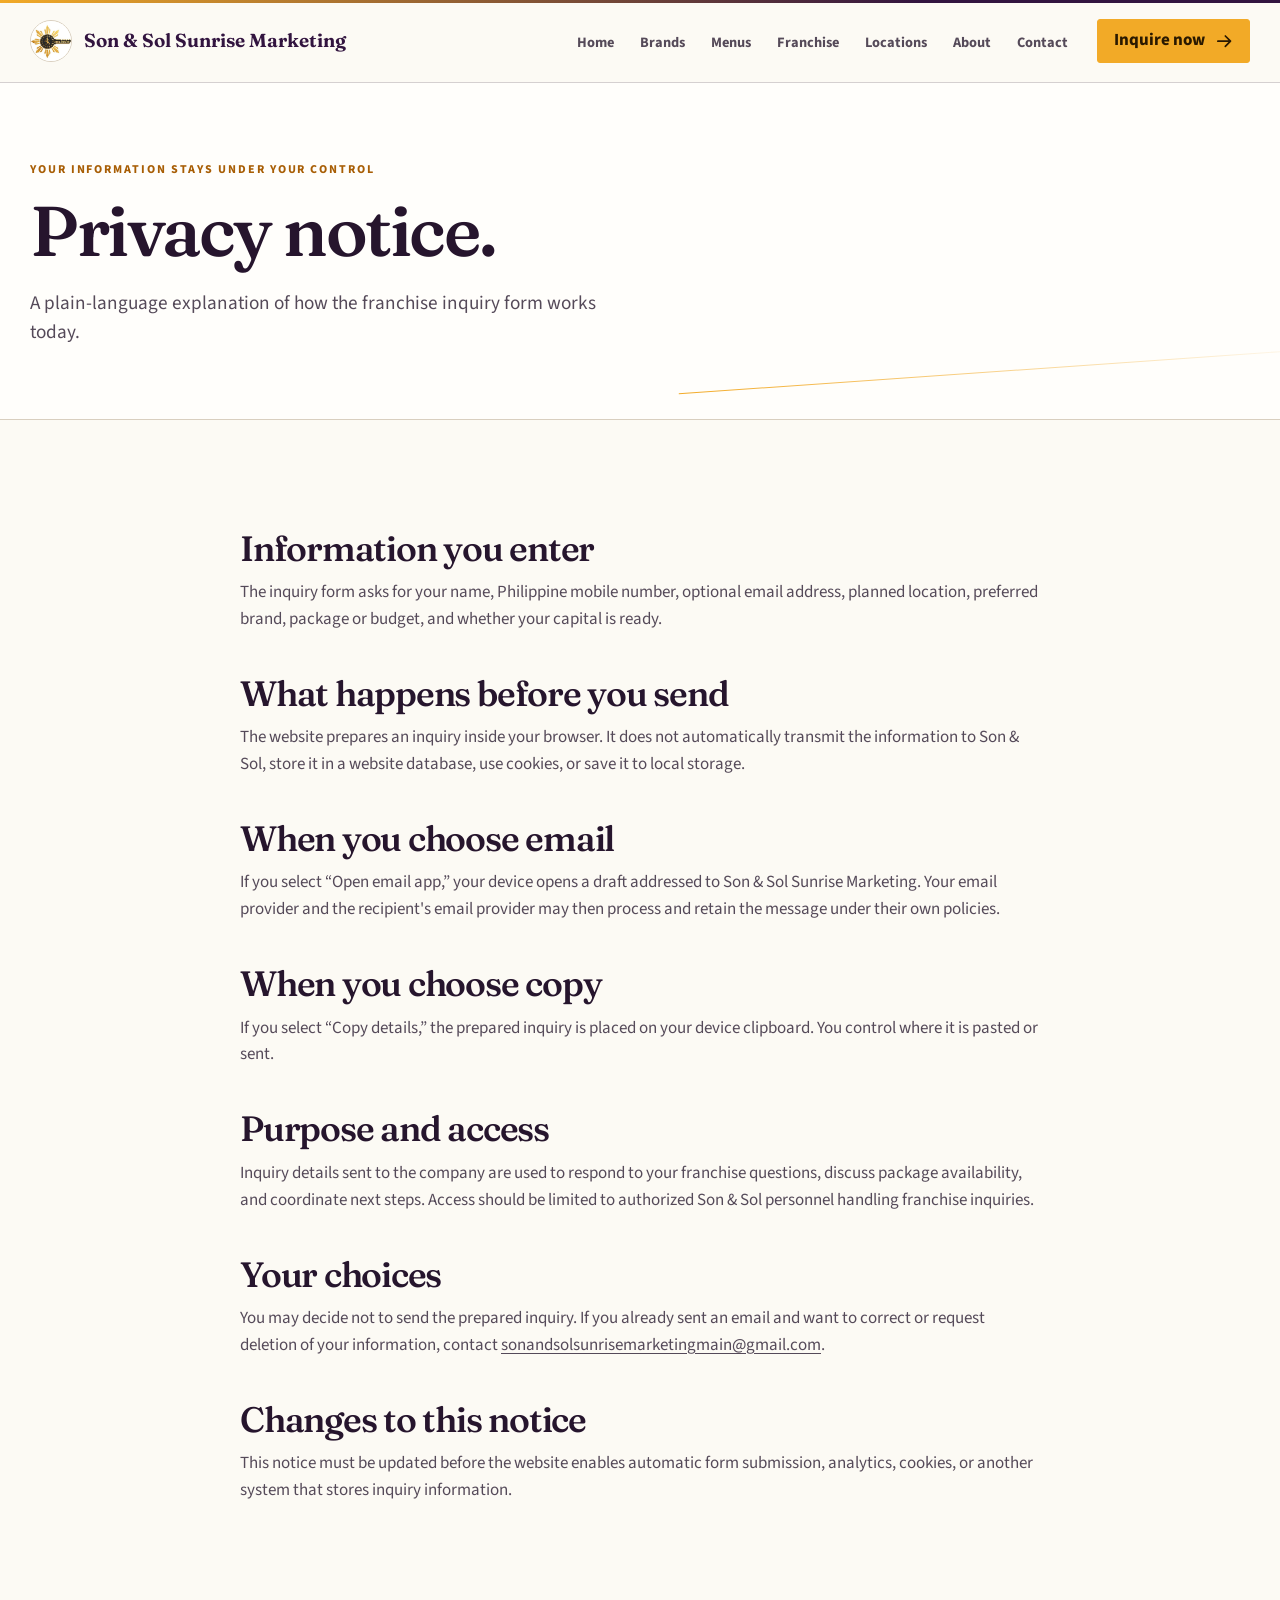
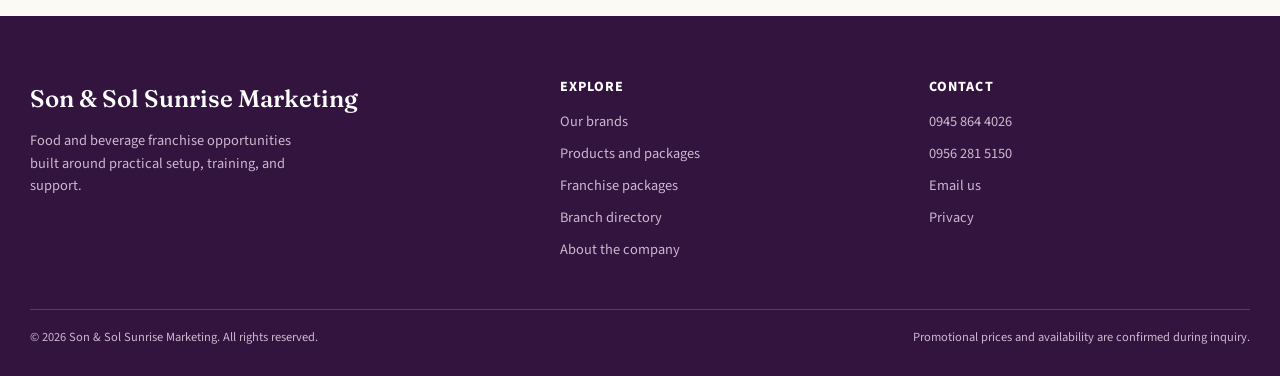
<file: privacy/index.html>
<!doctype html>
<html lang="en-PH">
<head>
<meta charset="utf-8" />
<meta name="viewport" content="width=device-width, initial-scale=1" />
<title>Privacy Notice | Son &amp; Sol Sunrise Marketing</title>
<meta name="description" content="Learn how the Son &amp; Sol franchise inquiry form handles information in your browser and through your chosen email provider." />
<meta name="robots" content="index, follow" />

<meta property="og:title" content="Privacy Notice | Son &amp; Sol Sunrise Marketing" />
<meta property="og:description" content="Learn how the Son &amp; Sol franchise inquiry form handles information in your browser and through your chosen email provider." />
<meta property="og:image" content="../assets/img/logo-company.jpg" />
<meta property="og:image:alt" content="Son &amp; Sol Sunrise Marketing logo" />
<meta property="og:type" content="website" />
<meta property="og:locale" content="en_PH" />
<meta property="og:site_name" content="Son &amp; Sol Sunrise Marketing" />

<meta name="twitter:card" content="summary_large_image" />
<meta name="twitter:title" content="Privacy Notice | Son &amp; Sol Sunrise Marketing" />
<meta name="twitter:description" content="Learn how the Son &amp; Sol franchise inquiry form handles information in your browser and through your chosen email provider." />
<meta name="twitter:image" content="../assets/img/logo-company.jpg" />
<meta name="twitter:image:alt" content="Son &amp; Sol Sunrise Marketing logo" />
<meta name="theme-color" content="#32143f" />
<link rel="icon" href="../assets/img/logo-company.jpg" />
<link rel="preload" href="../assets/fonts/fraunces-variable.woff2" as="font" type="font/woff2" crossorigin />
<link rel="preload" href="../assets/fonts/source-sans-3-variable.woff2" as="font" type="font/woff2" crossorigin />
  <link rel="stylesheet" href="../assets/css/site.css?v=20260723-inquiry-modal-2" />


</head>
<body class="page-privacy">
<a class="skip-link" href="#main-content">Skip to main content</a>
<header class="site-header">
  <div class="wrap nav-shell">
    <a class="site-logo" href="../index.html" aria-label="Son and Sol home">
      <img src="../assets/img/logo-company.jpg" alt="" width="38" height="38" />
      <span>Son &amp; Sol Sunrise Marketing</span>
    </a>
    <button class="nav-toggle" type="button" aria-label="Open menu" aria-expanded="false" aria-controls="main-nav" data-nav-toggle data-icon-base="../assets/icons.svg">
      <svg class="icon"><use href="../assets/icons.svg#i-list" /></svg>
    </button>
    <nav class="main-nav" id="main-nav" aria-label="Primary navigation" data-nav>
      <a class="nav-link " href="../index.html">Home</a>
      <a class="nav-link " href="../brands/index.html">Brands</a>
      <a class="nav-link " href="../products/index.html">Menus</a>
      <a class="nav-link " href="../franchise/index.html">Franchise</a>
      <a class="nav-link " href="../branches/index.html">Locations</a>
      <a class="nav-link " href="../about/index.html">About</a>
      <a class="nav-link " href="../contact/index.html">Contact</a>
      <a class="btn btn-gold header-cta" href="../contact/index.html#franchise-inquiry">Inquire now <svg class="icon"><use href="../assets/icons.svg#i-arrow-right" /></svg></a>
    </nav>
  </div>
</header>

<main id="main-content">
<section class="page-hero">
  <div class="wrap">
    <span class="kicker">Your information stays under your control</span>
    <h1>Privacy notice.</h1>
    <p class="lede privacy-intro">A plain-language explanation of how the franchise inquiry form works today.</p>
  </div>
</section>

<section class="section">
  <article class="wrap privacy-copy">
    <h2>Information you enter</h2>
    <p>The inquiry form asks for your name, Philippine mobile number, optional email address, planned location, preferred brand, package or budget, and whether your capital is ready.</p>

    <h2>What happens before you send</h2>
    <p>The website prepares an inquiry inside your browser. It does not automatically transmit the information to Son &amp; Sol, store it in a website database, use cookies, or save it to local storage.</p>

    <h2>When you choose email</h2>
    <p>If you select “Open email app,” your device opens a draft addressed to Son &amp; Sol Sunrise Marketing. Your email provider and the recipient's email provider may then process and retain the message under their own policies.</p>

    <h2>When you choose copy</h2>
    <p>If you select “Copy details,” the prepared inquiry is placed on your device clipboard. You control where it is pasted or sent.</p>

    <h2>Purpose and access</h2>
    <p>Inquiry details sent to the company are used to respond to your franchise questions, discuss package availability, and coordinate next steps. Access should be limited to authorized Son &amp; Sol personnel handling franchise inquiries.</p>

    <h2>Your choices</h2>
    <p>You may decide not to send the prepared inquiry. If you already sent an email and want to correct or request deletion of your information, contact <a href="mailto:sonandsolsunrisemarketingmain@gmail.com">sonandsolsunrisemarketingmain@gmail.com</a>.</p>

    <h2>Changes to this notice</h2>
    <p>This notice must be updated before the website enables automatic form submission, analytics, cookies, or another system that stores inquiry information.</p>
  </article>
</section>

</main>

<nav class="mobile-actions" aria-label="Quick contact">
  <a href="tel:09458644026"><svg class="icon"><use href="../assets/icons.svg#i-phone" /></svg> Call</a>
  <a href="https://m.me/61580925713264" target="_blank" rel="noopener noreferrer"><svg class="icon"><use href="../assets/icons.svg#i-facebook-logo" /></svg> Messenger</a>
  <a href="../contact/index.html#franchise-inquiry">Inquire now <svg class="icon"><use href="../assets/icons.svg#i-arrow-right" /></svg></a>
</nav>

<footer class="site-footer">
  <div class="wrap">
    <div class="footer-grid">
      <div>
        <div class="footer-brand">Son &amp; Sol Sunrise Marketing</div>
        <p>Food and beverage franchise opportunities built around practical setup, training, and support.</p>
      </div>
      <div>
        <h3>Explore</h3>
        <a href="../brands/index.html">Our brands</a>
        <a href="../products/index.html">Products and packages</a>
        <a href="../franchise/index.html">Franchise packages</a>
        <a href="../branches/index.html">Branch directory</a>
        <a href="../about/index.html">About the company</a>
      </div>
      <div>
        <h3>Contact</h3>
        <a href="tel:09458644026">0945 864 4026</a>
        <a href="tel:09562815150">0956 281 5150</a>
        <a href="mailto:sonandsolsunrisemarketingmain@gmail.com">Email us</a>
        <a href="../privacy/index.html">Privacy</a>
      </div>
    </div>
    <div class="footer-end">
      <span>&copy; <span data-year>2026</span> Son &amp; Sol Sunrise Marketing. All rights reserved.</span>
      <span>Promotional prices and availability are confirmed during inquiry.</span>
    </div>
  </div>
</footer>
<dialog class="inquiry-modal" data-inquiry-modal aria-labelledby="inquiry-modal-title">
  <div class="inquiry-modal-panel">
    <div class="inquiry-modal-head">
      <div><span class="kicker">Franchise inquiry</span><h2 id="inquiry-modal-title">Start your franchise inquiry.</h2></div>
      <button class="inquiry-modal-close" type="button" data-inquiry-close aria-label="Close inquiry"><span aria-hidden="true">&times;</span></button>
    </div>
    <div class="conversation-workspace-grid">
      <form class="conversation-form" data-inquiry-form data-compact-inquiry novalidate>
        <div class="inquiry-progress" data-inquiry-progress>
          <div class="inquiry-progress-status"><span data-step-status aria-live="polite">Step 1 of 3</span><strong>One clear step at a time.</strong></div>
          <ol aria-label="Inquiry progress">
            <li data-step-indicator="0" aria-current="step"><span>01</span><strong>About you</strong></li>
            <li data-step-indicator="1"><span>02</span><strong>Business plan</strong></li>
            <li data-step-indicator="2"><span>03</span><strong>Review</strong></li>
          </ol>
        </div>

        <fieldset class="conversation-step contact-step" data-inquiry-step="about-you" data-step-panel="0" data-step-one-layout="contact-strip">
          <legend tabindex="-1"><span>01</span><strong>Your contact details</strong></legend>
          <div class="contact-step-summary">
            <p>Tell the team who you are and where they can reply.</p>
            <span><svg class="icon" aria-hidden="true"><use href="../assets/icons.svg#i-seal-check" /></svg> Private until you choose a handoff.</span>
          </div>
          <div class="contact-step-grid" data-contact-step-grid>
            <div class="conversation-field contact-step-field"><label for="name">Full name <span>Required</span></label><input id="name" name="name" required maxlength="100" autocomplete="name" placeholder="Juan Dela Cruz" aria-describedby="name-error" /><span class="field-error" id="name-error" data-field-error="name" aria-live="polite"></span></div>
            <div class="conversation-field contact-step-field"><label for="phone">Mobile number <span>Required</span></label><input id="phone" name="phone" type="tel" required maxlength="15" autocomplete="tel" inputmode="tel" placeholder="09XX XXX XXXX" aria-describedby="phone-help phone-error" /><small id="phone-help">11 digits, starting with 09.</small><span class="field-error" id="phone-error" data-phone-error data-field-error="phone" aria-live="polite"></span></div>
            <div class="conversation-field contact-step-field"><label for="email">Email <span>Optional</span></label><input id="email" name="email" type="email" maxlength="120" autocomplete="email" placeholder="you@email.com" aria-describedby="email-error" /><span class="field-error" id="email-error" data-field-error="email" aria-live="polite"></span></div>
          </div>
          <div class="contact-step-footer">
            <p><strong>Next:</strong> your preferred brand, location, and budget.</p>
            <div class="inquiry-step-actions inquiry-step-actions-forward"><button class="btn btn-primary" type="button" data-step-next>Continue <svg class="icon"><use href="../assets/icons.svg#i-arrow-right" /></svg></button></div>
          </div>
        </fieldset>

        <fieldset class="conversation-step" data-inquiry-step="business-plan" data-step-panel="1">
          <legend tabindex="-1"><span>02</span><strong>Your planned business</strong></legend>
          <p class="conversation-step-intro">The concept, location, and working budget you want to discuss.</p>
          <div class="conversation-field"><label for="city">Planned city or municipality <span>Required</span></label><input id="city" name="city" required maxlength="100" placeholder="Where you plan to open" aria-describedby="city-error" /><span class="field-error" id="city-error" data-field-error="city" aria-live="polite"></span></div>
          <div class="conversation-field conversation-brand-field" data-brand-group role="group" aria-labelledby="brand-group-label" aria-describedby="brand-help brand-error" aria-required="true">
            <div class="conversation-field-label" id="brand-group-label">Interested brands <span>Required</span></div>
            <p class="brand-choice-help" id="brand-help">Choose one or more concepts. Select “Not sure yet” if you want guidance.</p>
            <div class="brand-choice-grid">
              <label class="brand-choice"><input type="checkbox" name="brand" value="yummy-chickboi-inasal" data-brand-label="Yummy Chickboi Inasal" /><span><strong>Yummy Chickboi Inasal</strong><small>Select this concept</small></span></label>
<label class="brand-choice"><input type="checkbox" name="brand" value="dyummy-frogurt" data-brand-label="D&#39;Yummy Frogurt" /><span><strong>D&#39;Yummy Frogurt</strong><small>Select this concept</small></span></label>
<label class="brand-choice"><input type="checkbox" name="brand" value="yummy-brew-blend" data-brand-label="Yummy Brew Blend" /><span><strong>Yummy Brew Blend</strong><small>Select this concept</small></span></label>
<label class="brand-choice"><input type="checkbox" name="brand" value="sonios-pizza" data-brand-label="Sonio&#39;s Pizza" /><span><strong>Sonio&#39;s Pizza</strong><small>Select this concept</small></span></label>
<label class="brand-choice"><input type="checkbox" name="brand" value="yummy-shawarma-delight" data-brand-label="Yummy Shawarma Delight" /><span><strong>Yummy Shawarma Delight</strong><small>Select this concept</small></span></label>
<label class="brand-choice"><input type="checkbox" name="brand" value="yummy-takoyaki-delight" data-brand-label="Yummy Takoyaki Delight" /><span><strong>Yummy Takoyaki Delight</strong><small>Select this concept</small></span></label>
<label class="brand-choice brand-choice-unsure"><input type="checkbox" name="brand" value="not-sure" data-brand-label="Not sure yet" data-brand-unsure /><span><strong>Not sure yet</strong><small>Ask the team for guidance</small></span></label>
            </div>
            <span class="field-error" id="brand-error" data-brand-error data-field-error="brand" aria-live="polite"></span>
          </div>
          <div class="conversation-field"><label for="package">Package or budget <span>Optional</span></label><input id="package" name="package" maxlength="100" placeholder="e.g., Silver Food Cart or P135,000" /></div>
          <label class="conversation-check"><input type="checkbox" name="capital" /><span><strong>My capital is ready.</strong><small>You can leave this unchecked if you prefer to discuss preparation first.</small></span></label>
          <div class="inquiry-step-actions"><button class="btn btn-link" type="button" data-step-back>Back</button><button class="btn btn-primary" type="button" data-step-next>Continue to review <svg class="icon"><use href="../assets/icons.svg#i-arrow-right" /></svg></button></div>
        </fieldset>

        <fieldset class="conversation-step" data-inquiry-step="review-consent" data-step-panel="2">
          <legend tabindex="-1"><span>03</span><strong>Review and consent</strong></legend>
          <p class="conversation-step-intro">Confirm how your details will be handled before preparing the message.</p>
          <label class="conversation-check conversation-check-privacy"><input type="checkbox" name="privacy" required aria-describedby="privacy-error" /><span><strong>I understand how my inquiry details will be used.</strong><small>Read the <a href="../privacy/index.html">privacy notice</a>. Nothing is automatically sent or stored by this website.</small><span class="field-error" id="privacy-error" data-field-error="privacy" aria-live="polite"></span></span></label>
          <div class="inquiry-step-actions"><button class="btn btn-link" type="button" data-step-back>Back</button><button class="btn btn-gold conversation-submit" type="submit">Prepare inquiry <svg class="icon"><use href="../assets/icons.svg#i-arrow-right" /></svg></button></div>
          <p class="form-note">You decide whether to open an email draft or copy the prepared message.</p>
        </fieldset>
      </form>

      <div class="contact-guidance-stack">
        <aside class="inquiry-review-ledger" data-inquiry-review data-ready-panel aria-labelledby="review-title">
          <div class="inquiry-review-heading"><span class="kicker">Your local draft</span><h2 id="review-title">Review before sending.</h2><p data-review-status role="status" aria-live="polite">Your details stay with you.</p></div>

          <div class="review-state review-idle" data-review-idle>
            <span>Nothing entered yet</span>
            <p>Complete the form to build a reviewable inquiry in this browser.</p>
          </div>

          <div class="review-state review-draft" data-review-draft hidden>
            <dl class="inquiry-draft-list">
              <div><dt>Name</dt><dd data-draft-name>Not provided</dd></div>
              <div><dt>Mobile</dt><dd data-draft-phone>Not provided</dd></div>
              <div><dt>Location</dt><dd data-draft-city>Not provided</dd></div>
              <div><dt>Brands</dt><dd data-draft-brand>Not selected</dd></div>
              <div><dt>Package or budget</dt><dd data-draft-package>Not specified</dd></div>
            </dl>
            <p>Prepare the inquiry after reviewing these details.</p>
          </div>

          <div class="review-state review-needs-review" data-review-needs-review hidden>
            <span>Details changed</span>
            <p>Prepare the inquiry again so the email and copied message use your latest information.</p>
          </div>

          <div class="review-state review-prepared" data-review-prepared hidden>
            <span>Inquiry prepared</span>
            <p>Your final message is ready. Choose how you want to continue.</p>
            <pre class="prepared-inquiry-preview" data-prepared-preview></pre>
          </div>

          <div class="review-state review-handed-off" data-review-handed-off hidden>
            <span>Continue in your chosen channel</span>
            <h3>One last step remains.</h3>
            <p data-handoff-result>Your inquiry is ready outside this website. Send or paste it there to reach the Son &amp; Sol team.</p>
            <div class="handoff-next">
              <strong>What happens next</strong>
              <ol>
                <li>Send the prepared message in your chosen channel.</li>
                <li>The team reviews your location, brand, and budget context.</li>
                <li>A confirmed reply-time commitment will be published once approved by the owner.</li>
              </ol>
            </div>
            <div class="owner-gated-channels" aria-label="Contact channels">
              <a class="channel-card" data-owner-gated-channel="messenger" href="https://m.me/61580925713264" target="_blank" rel="noopener noreferrer">
                <svg class="icon channel-icon" aria-hidden="true"><use href="../assets/icons.svg#i-facebook-logo" /></svg>
                <span class="channel-text">
                  <strong>Message on Messenger</strong>
                  <small>D&#x2019; Yummy Frogurt Main Page</small>
                </span>
                <svg class="icon channel-arrow" aria-hidden="true"><use href="../assets/icons.svg#i-arrow-right" /></svg>
              </a>
              <a class="channel-card" data-owner-gated-channel="sms" href="sms:09661470427">
                <svg class="icon channel-icon" aria-hidden="true"><use href="../assets/icons.svg#i-phone" /></svg>
                <span class="channel-text">
                  <strong>Send an SMS</strong>
                  <small>0966 147 0427</small>
                </span>
                <svg class="icon channel-arrow" aria-hidden="true"><use href="../assets/icons.svg#i-arrow-right" /></svg>
              </a>
            </div>
          </div>

          <div class="inquiry-review-actions">
            <a class="btn btn-primary" data-email-inquiry href="mailto:sonandsolsunrisemarketingmain@gmail.com">Open email app</a>
            <button class="btn btn-outline" data-copy-inquiry type="button">Copy inquiry details</button>
            <div class="copy-status" data-copy-status role="status" aria-live="polite"></div>
            <textarea class="copy-fallback" data-copy-fallback readonly hidden aria-label="Prepared inquiry text"></textarea>
          </div>
        </aside>
      </div>
    </div>

  </div>
</dialog>
<script src="../assets/js/site.js?v=20260723-franchise-video" defer></script>
<script src="../assets/js/inquiry.js?v=20260723-inquiry-modal" defer></script>

</body>
</html>
</file>
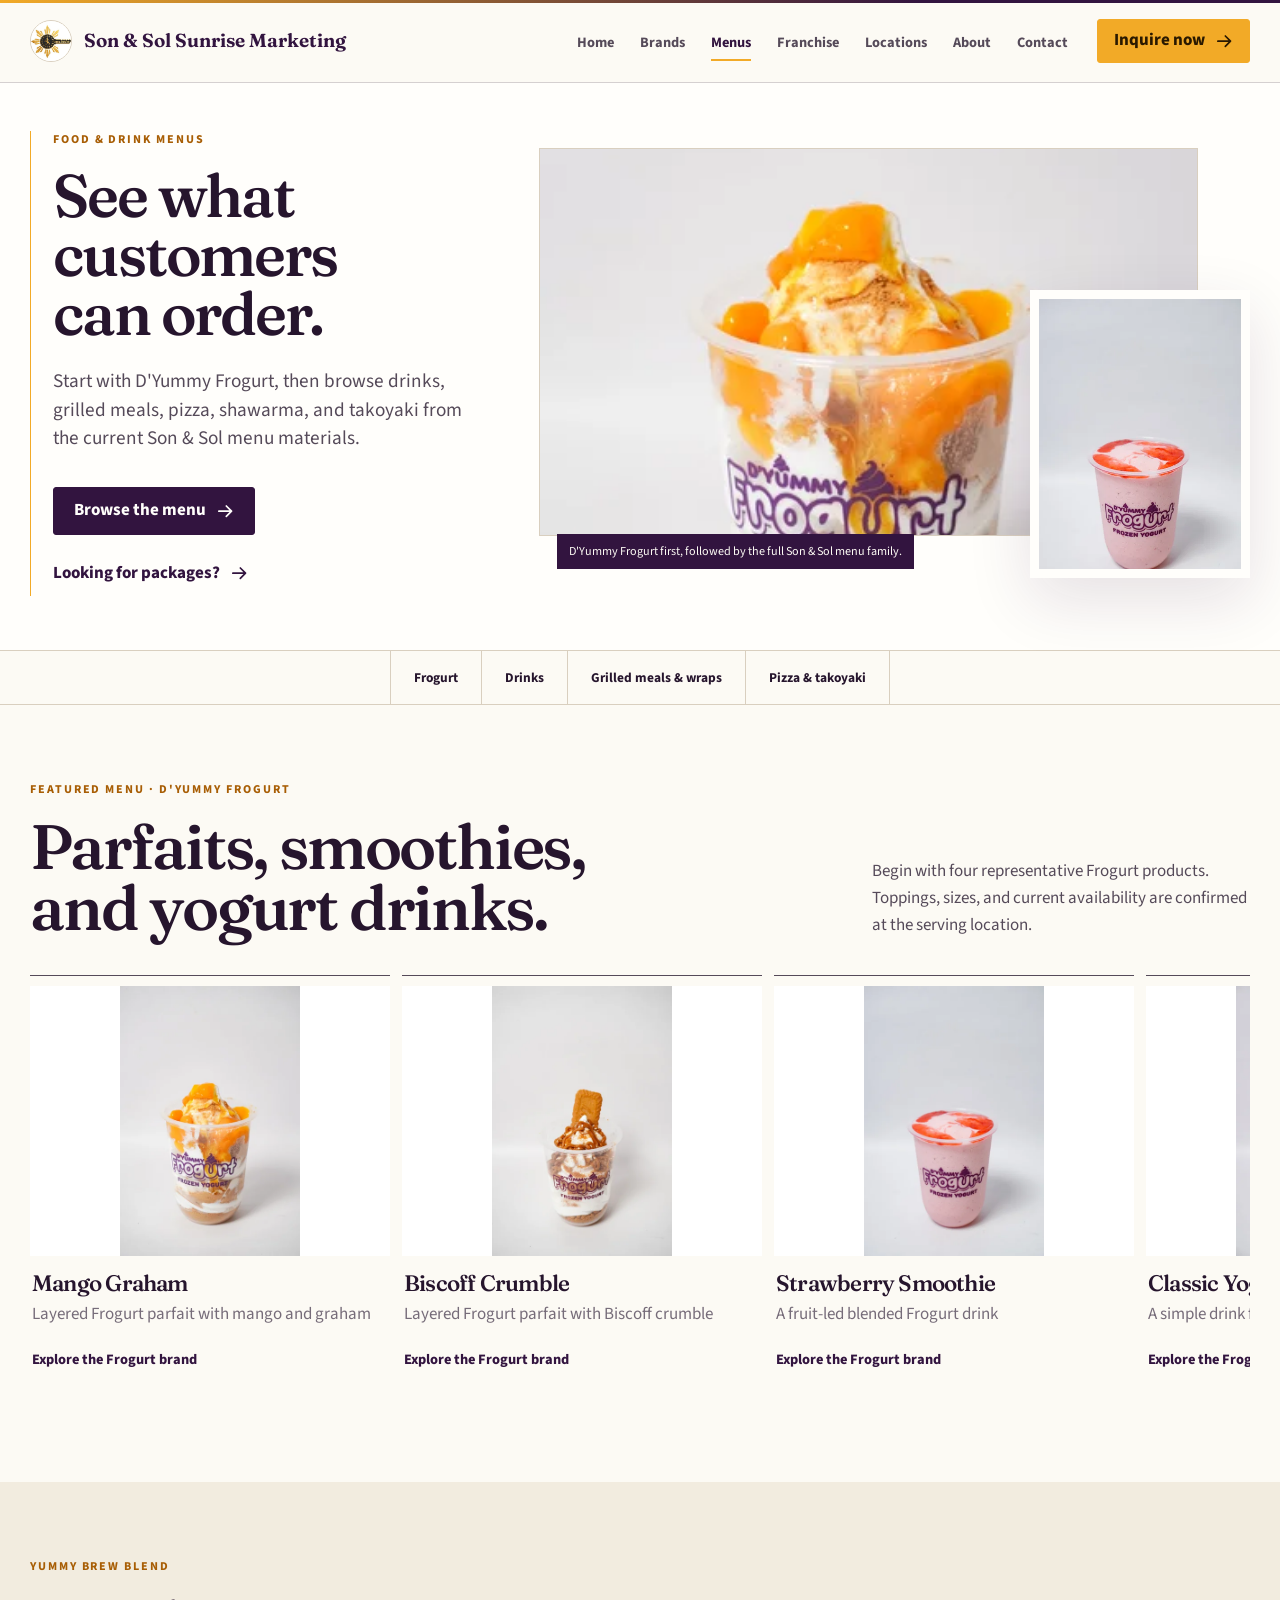
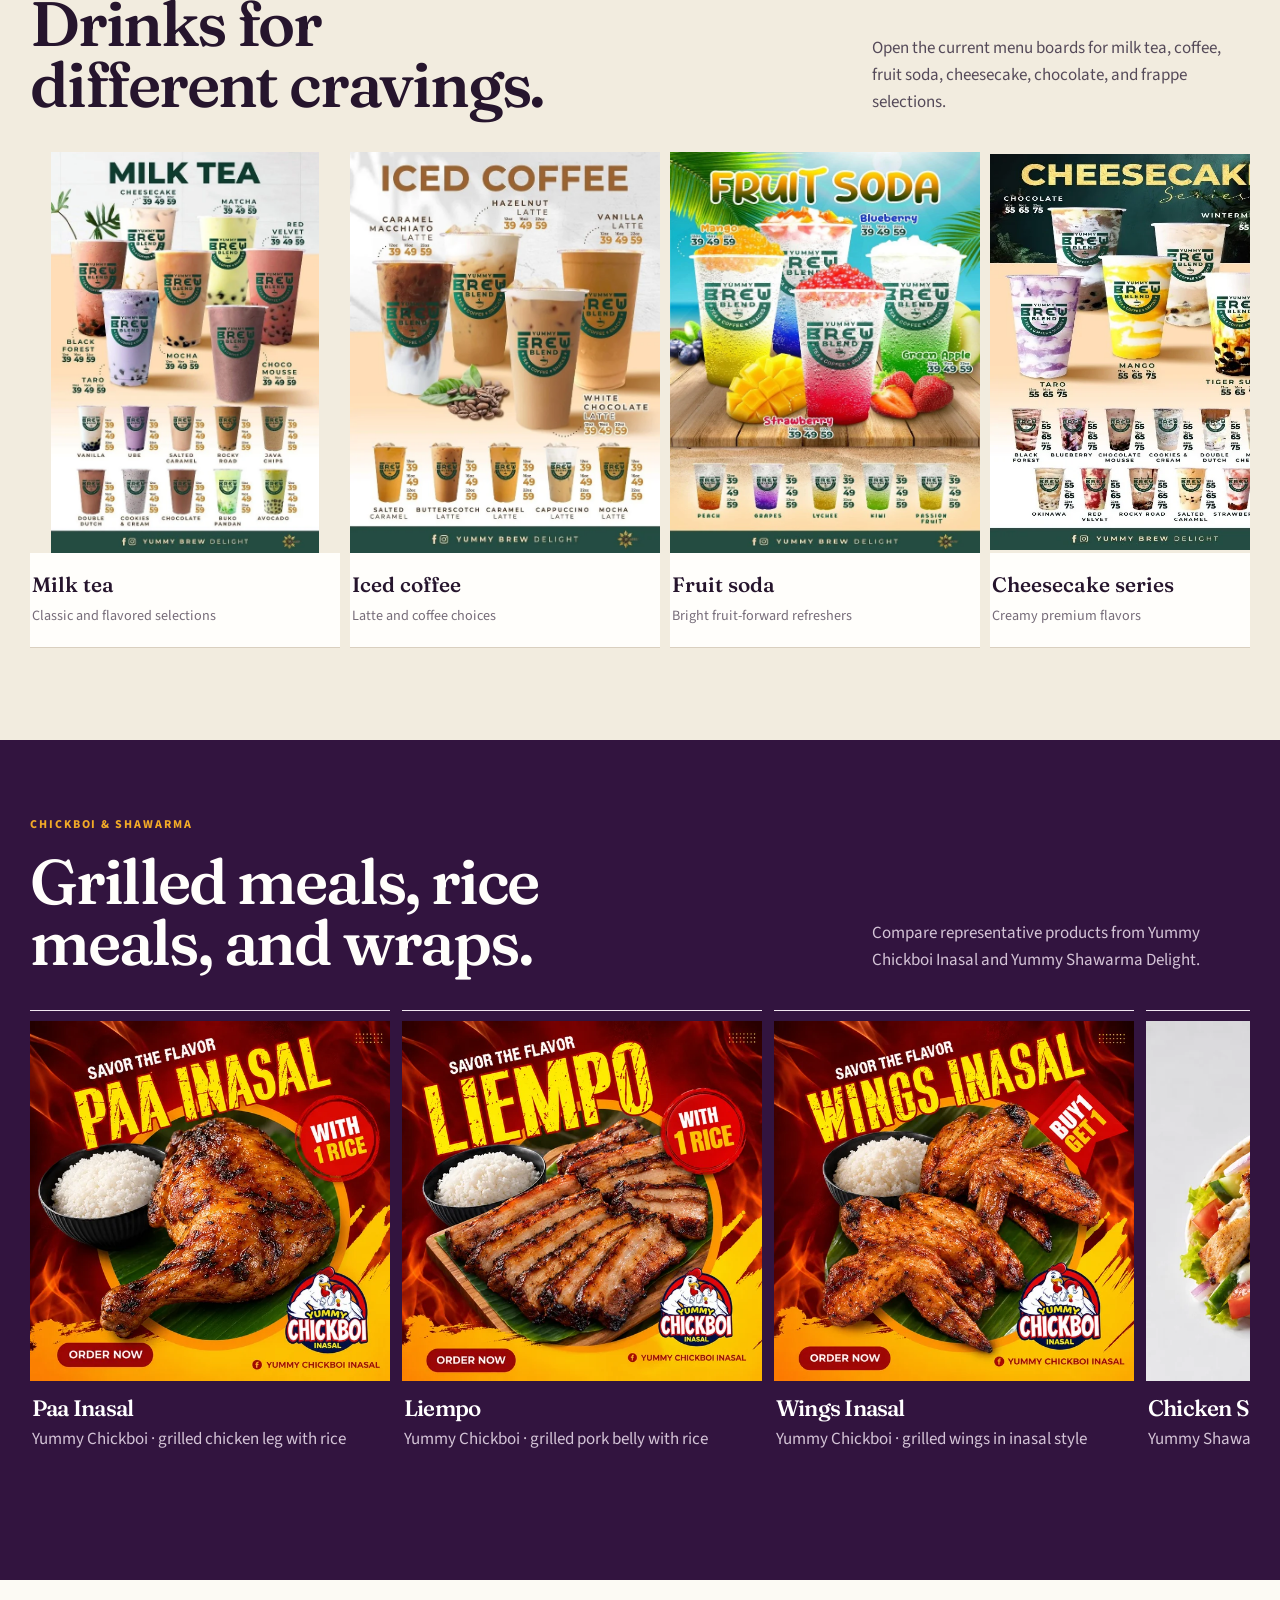
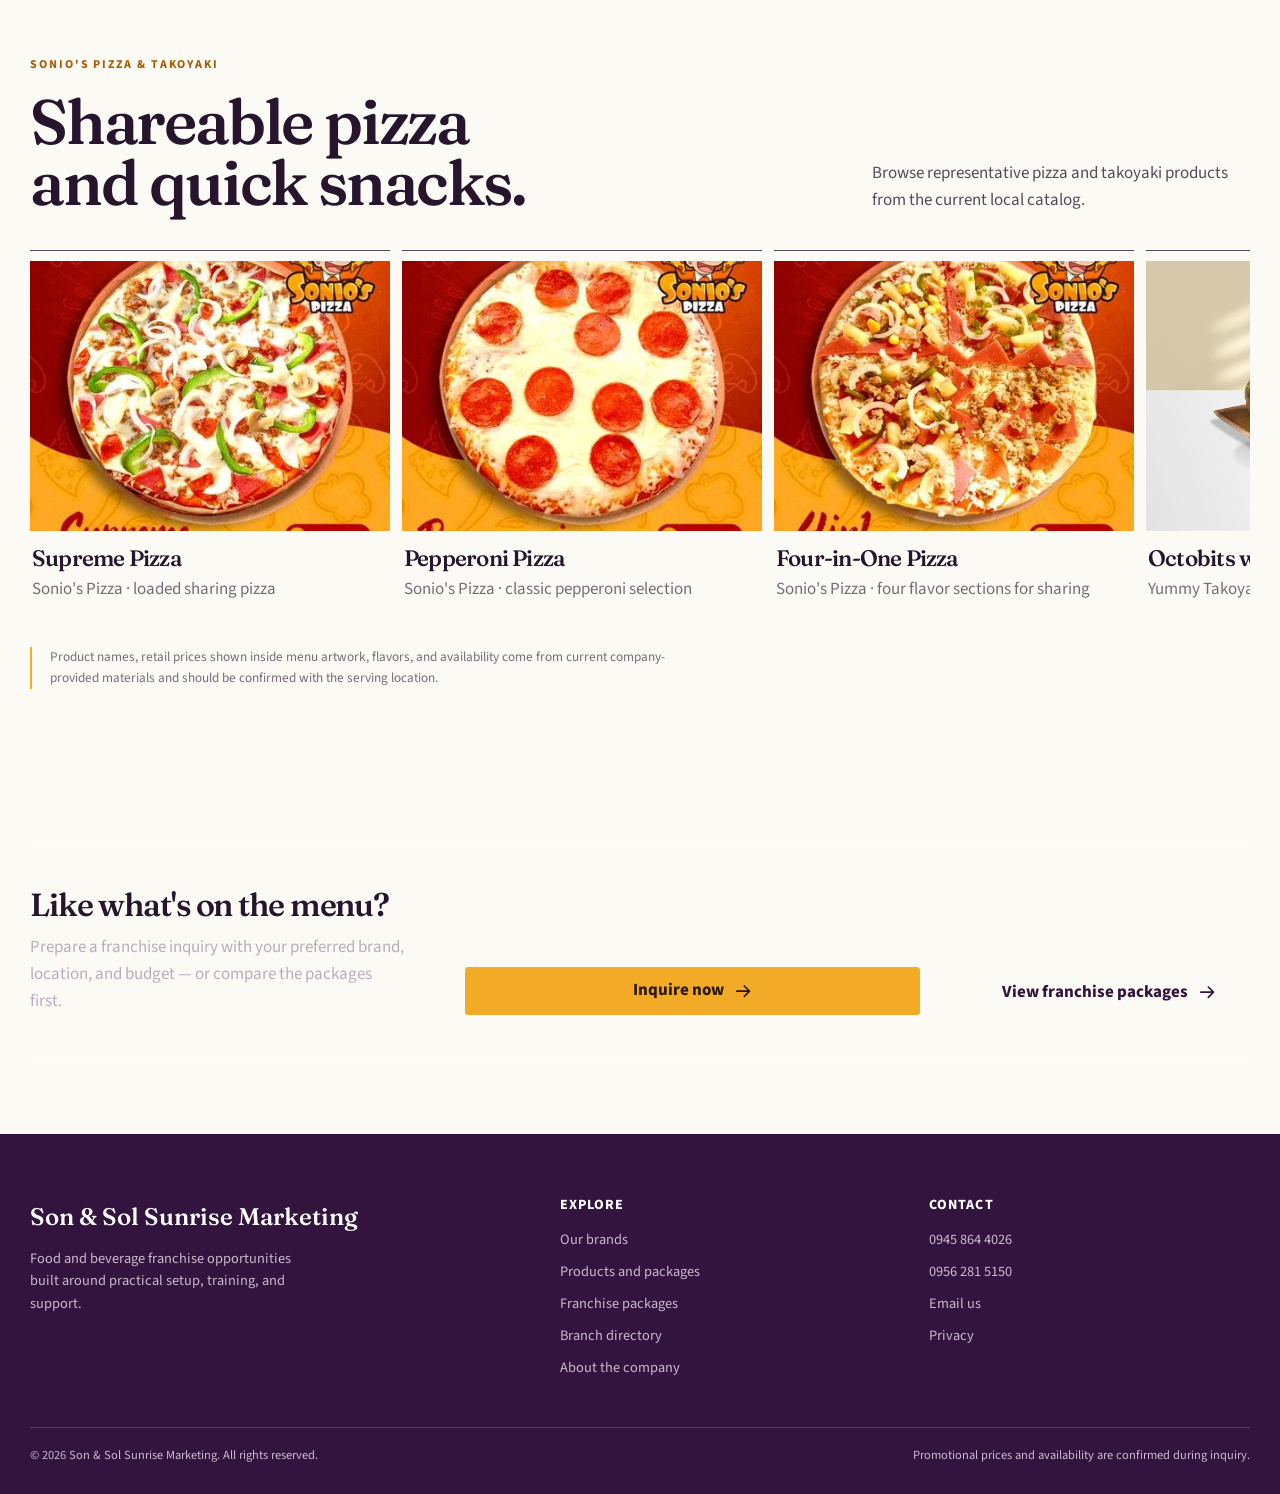
<file: products/index.html>
<!doctype html>
<html lang="en-PH">
<head>
<meta charset="utf-8" />
<meta name="viewport" content="width=device-width, initial-scale=1" />
<title>Food and Drink Menus | Son &amp; Sol</title>
<meta name="description" content="Browse D Yummy Frogurt, Yummy Brew Blend, Chickboi, pizza, shawarma, and takoyaki products from current Son &amp; Sol menu materials." />
<meta name="robots" content="index, follow" />

<meta property="og:title" content="Food and Drink Menus | Son &amp; Sol" />
<meta property="og:description" content="Browse D Yummy Frogurt, Yummy Brew Blend, Chickboi, pizza, shawarma, and takoyaki products from current Son &amp; Sol menu materials." />
<meta property="og:image" content="../assets/img/catalog/frogurt-mango-graham.webp" />
<meta property="og:image:alt" content="D&#39;Yummy Frogurt mango graham parfait" />
<meta property="og:type" content="website" />
<meta property="og:locale" content="en_PH" />
<meta property="og:site_name" content="Son &amp; Sol Sunrise Marketing" />

<meta name="twitter:card" content="summary_large_image" />
<meta name="twitter:title" content="Food and Drink Menus | Son &amp; Sol" />
<meta name="twitter:description" content="Browse D Yummy Frogurt, Yummy Brew Blend, Chickboi, pizza, shawarma, and takoyaki products from current Son &amp; Sol menu materials." />
<meta name="twitter:image" content="../assets/img/catalog/frogurt-mango-graham.webp" />
<meta name="twitter:image:alt" content="D&#39;Yummy Frogurt mango graham parfait" />
<meta name="theme-color" content="#32143f" />
<link rel="icon" href="../assets/img/logo-company.jpg" />
<link rel="preload" href="../assets/fonts/fraunces-variable.woff2" as="font" type="font/woff2" crossorigin />
<link rel="preload" href="../assets/fonts/source-sans-3-variable.woff2" as="font" type="font/woff2" crossorigin />
  <link rel="stylesheet" href="../assets/css/site.css?v=20260723-inquiry-modal-2" />


</head>
<body class="page-products">
<a class="skip-link" href="#main-content">Skip to main content</a>
<header class="site-header">
  <div class="wrap nav-shell">
    <a class="site-logo" href="../index.html" aria-label="Son and Sol home">
      <img src="../assets/img/logo-company.jpg" alt="" width="38" height="38" />
      <span>Son &amp; Sol Sunrise Marketing</span>
    </a>
    <button class="nav-toggle" type="button" aria-label="Open menu" aria-expanded="false" aria-controls="main-nav" data-nav-toggle data-icon-base="../assets/icons.svg">
      <svg class="icon"><use href="../assets/icons.svg#i-list" /></svg>
    </button>
    <nav class="main-nav" id="main-nav" aria-label="Primary navigation" data-nav>
      <a class="nav-link " href="../index.html">Home</a>
      <a class="nav-link " href="../brands/index.html">Brands</a>
      <a class="nav-link active" aria-current="page" href="../products/index.html">Menus</a>
      <a class="nav-link " href="../franchise/index.html">Franchise</a>
      <a class="nav-link " href="../branches/index.html">Locations</a>
      <a class="nav-link " href="../about/index.html">About</a>
      <a class="nav-link " href="../contact/index.html">Contact</a>
      <a class="btn btn-gold header-cta" href="../contact/index.html#franchise-inquiry">Inquire now <svg class="icon"><use href="../assets/icons.svg#i-arrow-right" /></svg></a>
    </nav>
  </div>
</header>

<main id="main-content">
<section class="products-hero" data-product-guide>
  <div class="wrap products-hero-grid">
    <div class="products-hero-copy">
      <span class="kicker">Food &amp; drink menus</span>
      <h1>See what customers can order.</h1>
      <p class="lede">Start with D'Yummy Frogurt, then browse drinks, grilled meals, pizza, shawarma, and takoyaki from the current Son &amp; Sol menu materials.</p>
      <div class="hero-actions">
        <a class="btn btn-primary" href="#frogurt">Browse the menu <svg class="icon"><use href="../assets/icons.svg#i-arrow-right" /></svg></a>
        <a class="btn btn-link" href="../franchise/index.html#packages">Looking for packages? <svg class="icon"><use href="../assets/icons.svg#i-arrow-right" /></svg></a>
      </div>
    </div>
    <div class="products-hero-media" aria-label="Featured D'Yummy Frogurt menu products">
      <figure class="products-hero-main"><img class="catalog-photo" src="../assets/img/catalog/frogurt-mango-graham.webp" alt="D'Yummy Frogurt mango graham parfait" fetchpriority="high" /></figure>
      <figure class="products-hero-inset"><img src="../assets/img/catalog/frogurt-strawberry-smoothie.webp" alt="D'Yummy Frogurt strawberry smoothie" /></figure>
      <p>D'Yummy Frogurt first, followed by the full Son &amp; Sol menu family.</p>
    </div>
  </div>
</section>

<nav class="product-jump" aria-label="Menu categories">
  <div class="wrap product-jump-inner">
    <a href="#frogurt">Frogurt</a>
    <a href="#drinks">Drinks</a>
    <a href="#meals">Grilled meals &amp; wraps</a>
    <a href="#pizza-snacks">Pizza &amp; takoyaki</a>
  </div>
</nav>

<section class="section product-catalog-section menu-family-section" id="frogurt">
  <div class="wrap">
    <div class="section-heading-row">
      <div><span class="kicker">Featured menu · D'Yummy Frogurt</span><h2>Parfaits, smoothies, and yogurt drinks.</h2></div>
      <p>Begin with four representative Frogurt products. Toppings, sizes, and current availability are confirmed at the serving location.</p>
    </div>
    <div class="package-visual-grid package-visual-grid-two frogurt-packages product-photo-grid">
      <article class="package-visual-card"><button type="button" data-product-preview data-preview-title="Mango Graham Frogurt parfait" data-preview-src="../assets/img/catalog/frogurt-mango-graham.webp"><img src="../assets/img/catalog/frogurt-mango-graham.webp" alt="D'Yummy Frogurt mango graham parfait" loading="lazy" /><span>View product</span></button><div><h3>Mango Graham</h3><p>Layered Frogurt parfait with mango and graham</p><a class="btn btn-link" href="../brands/dyummy-frogurt/index.html">Explore the Frogurt brand</a></div></article>
      <article class="package-visual-card"><button type="button" data-product-preview data-preview-title="Biscoff Crumble Frogurt parfait" data-preview-src="../assets/img/catalog/frogurt-biscoff-crumble.webp"><img src="../assets/img/catalog/frogurt-biscoff-crumble.webp" alt="D'Yummy Frogurt Biscoff crumble parfait" loading="lazy" /><span>View product</span></button><div><h3>Biscoff Crumble</h3><p>Layered Frogurt parfait with Biscoff crumble</p><a class="btn btn-link" href="../brands/dyummy-frogurt/index.html">Explore the Frogurt brand</a></div></article>
      <article class="package-visual-card"><button type="button" data-product-preview data-preview-title="Strawberry Frogurt smoothie" data-preview-src="../assets/img/catalog/frogurt-strawberry-smoothie.webp"><img src="../assets/img/catalog/frogurt-strawberry-smoothie.webp" alt="D'Yummy Frogurt strawberry smoothie" loading="lazy" /><span>View product</span></button><div><h3>Strawberry Smoothie</h3><p>A fruit-led blended Frogurt drink</p><a class="btn btn-link" href="../brands/dyummy-frogurt/index.html">Explore the Frogurt brand</a></div></article>
      <article class="package-visual-card"><button type="button" data-product-preview data-preview-title="Classic Frogurt drink" data-preview-src="../assets/img/catalog/frogurt-classic-drink.webp"><img src="../assets/img/catalog/frogurt-classic-drink.webp" alt="D'Yummy Frogurt classic yogurt drink" loading="lazy" /><span>View product</span></button><div><h3>Classic Yogurt Drink</h3><p>A simple drink format from the Frogurt range</p><a class="btn btn-link" href="../brands/dyummy-frogurt/index.html">Explore the Frogurt brand</a></div></article>
    </div>
  </div>
</section>

<section class="section section-tint product-catalog-section menu-family-section" id="drinks">
  <div class="wrap">
    <div class="section-heading-row">
      <div><span class="kicker">Yummy Brew Blend</span><h2>Drinks for different cravings.</h2></div>
      <p>Open the current menu boards for milk tea, coffee, fruit soda, cheesecake, chocolate, and frappe selections.</p>
    </div>
    <div class="menu-board-grid">
      <figure class="menu-board-card"><button type="button" data-product-preview data-preview-title="Milk tea menu" data-preview-src="../assets/img/products/brew-milk-tea.webp"><img src="../assets/img/products/brew-milk-tea.webp" alt="Yummy Brew Blend milk tea menu" loading="lazy" /><span>Open full menu</span></button><figcaption><b>Milk tea</b><small>Classic and flavored selections</small></figcaption></figure>
      <figure class="menu-board-card"><button type="button" data-product-preview data-preview-title="Iced coffee menu" data-preview-src="../assets/img/products/brew-iced-coffee.webp"><img src="../assets/img/products/brew-iced-coffee.webp" alt="Yummy Brew Blend iced coffee menu" loading="lazy" /><span>Open full menu</span></button><figcaption><b>Iced coffee</b><small>Latte and coffee choices</small></figcaption></figure>
      <figure class="menu-board-card"><button type="button" data-product-preview data-preview-title="Fruit soda menu" data-preview-src="../assets/img/products/brew-fruit-soda.webp"><img src="../assets/img/products/brew-fruit-soda.webp" alt="Yummy Brew Blend fruit soda menu" loading="lazy" /><span>Open full menu</span></button><figcaption><b>Fruit soda</b><small>Bright fruit-forward refreshers</small></figcaption></figure>
      <figure class="menu-board-card"><button type="button" data-product-preview data-preview-title="Cheesecake series menu" data-preview-src="../assets/img/products/brew-cheesecake.webp"><img src="../assets/img/products/brew-cheesecake.webp" alt="Yummy Brew Blend cheesecake series menu" loading="lazy" /><span>Open full menu</span></button><figcaption><b>Cheesecake series</b><small>Creamy premium flavors</small></figcaption></figure>
      <figure class="menu-board-card"><button type="button" data-product-preview data-preview-title="Chocolate series menu" data-preview-src="../assets/img/products/brew-chocolate.webp"><img src="../assets/img/products/brew-chocolate.webp" alt="Yummy Brew Blend chocolate series menu" loading="lazy" /><span>Open full menu</span></button><figcaption><b>Chocolate series</b><small>Chocolate-led drink choices</small></figcaption></figure>
      <figure class="menu-board-card"><button type="button" data-product-preview data-preview-title="Frappe menu" data-preview-src="../assets/img/products/brew-frappe.webp"><img src="../assets/img/products/brew-frappe.webp" alt="Yummy Brew Blend frappe menu" loading="lazy" /><span>Open full menu</span></button><figcaption><b>Frappe</b><small>Blended and topped drinks</small></figcaption></figure>
    </div>
  </div>
</section>

<section class="section section-dark product-brand-section product-catalog-section menu-family-section" id="meals">
  <div class="wrap">
    <div class="section-heading-row">
      <div><span class="kicker">Chickboi &amp; Shawarma</span><h2>Grilled meals, rice meals, and wraps.</h2></div>
      <p>Compare representative products from Yummy Chickboi Inasal and Yummy Shawarma Delight.</p>
    </div>
    <div class="package-visual-grid package-visual-grid-three product-photo-grid">
      <article class="package-visual-card"><button type="button" data-product-preview data-preview-title="Paa Inasal with rice" data-preview-src="../assets/img/catalog/chickboi-paa-rice.webp"><img src="../assets/img/catalog/chickboi-paa-rice.webp" alt="Yummy Chickboi paa inasal with rice" loading="lazy" /><span>View product</span></button><div><h3>Paa Inasal</h3><p>Yummy Chickboi · grilled chicken leg with rice</p></div></article>
      <article class="package-visual-card"><button type="button" data-product-preview data-preview-title="Liempo with rice" data-preview-src="../assets/img/catalog/chickboi-liempo-rice.webp"><img src="../assets/img/catalog/chickboi-liempo-rice.webp" alt="Yummy Chickboi liempo with rice" loading="lazy" /><span>View product</span></button><div><h3>Liempo</h3><p>Yummy Chickboi · grilled pork belly with rice</p></div></article>
      <article class="package-visual-card"><button type="button" data-product-preview data-preview-title="Wings Inasal" data-preview-src="../assets/img/catalog/chickboi-wings.webp"><img src="../assets/img/catalog/chickboi-wings.webp" alt="Yummy Chickboi wings inasal" loading="lazy" /><span>View product</span></button><div><h3>Wings Inasal</h3><p>Yummy Chickboi · grilled wings in inasal style</p></div></article>
      <article class="package-visual-card"><button type="button" data-product-preview data-preview-title="Chicken shawarma wrap" data-preview-src="../assets/img/catalog/shawarma-chicken-wrap.webp"><img src="../assets/img/catalog/shawarma-chicken-wrap.webp" alt="Yummy Shawarma Delight chicken shawarma wrap" loading="lazy" /><span>View product</span></button><div><h3>Chicken Shawarma</h3><p>Yummy Shawarma Delight · loaded chicken wrap</p></div></article>
      <article class="package-visual-card"><button type="button" data-product-preview data-preview-title="Beef shawarma rice" data-preview-src="../assets/img/catalog/shawarma-beef-rice.webp"><img src="../assets/img/catalog/shawarma-beef-rice.webp" alt="Yummy Shawarma Delight beef shawarma rice meal" loading="lazy" /><span>View product</span></button><div><h3>Beef Shawarma Rice</h3><p>Yummy Shawarma Delight · seasoned beef with rice</p></div></article>
      <article class="package-visual-card"><button type="button" data-product-preview data-preview-title="Beef shawarma wrap" data-preview-src="../assets/img/catalog/shawarma-beef-wrap.webp"><img src="../assets/img/catalog/shawarma-beef-wrap.webp" alt="Yummy Shawarma Delight beef shawarma wrap" loading="lazy" /><span>View product</span></button><div><h3>Beef Shawarma</h3><p>Yummy Shawarma Delight · loaded beef wrap</p></div></article>
    </div>
  </div>
</section>

<section class="section product-catalog-section menu-family-section" id="pizza-snacks">
  <div class="wrap">
    <div class="section-heading-row">
      <div><span class="kicker">Sonio's Pizza &amp; Takoyaki</span><h2>Shareable pizza and quick snacks.</h2></div>
      <p>Browse representative pizza and takoyaki products from the current local catalog.</p>
    </div>
    <div class="package-visual-grid package-visual-grid-three product-photo-grid">
      <article class="package-visual-card"><button type="button" data-product-preview data-preview-title="Supreme pizza" data-preview-src="../assets/img/catalog/pizza-supreme.webp"><img src="../assets/img/catalog/pizza-supreme.webp" alt="Sonio's Pizza supreme pizza" loading="lazy" /><span>View product</span></button><div><h3>Supreme Pizza</h3><p>Sonio's Pizza · loaded sharing pizza</p></div></article>
      <article class="package-visual-card"><button type="button" data-product-preview data-preview-title="Pepperoni pizza" data-preview-src="../assets/img/catalog/pizza-pepperoni.webp"><img src="../assets/img/catalog/pizza-pepperoni.webp" alt="Sonio's Pizza pepperoni pizza" loading="lazy" /><span>View product</span></button><div><h3>Pepperoni Pizza</h3><p>Sonio's Pizza · classic pepperoni selection</p></div></article>
      <article class="package-visual-card"><button type="button" data-product-preview data-preview-title="Four-in-one pizza" data-preview-src="../assets/img/catalog/pizza-four-in-one.webp"><img src="../assets/img/catalog/pizza-four-in-one.webp" alt="Sonio's Pizza four-in-one pizza" loading="lazy" /><span>View product</span></button><div><h3>Four-in-One Pizza</h3><p>Sonio's Pizza · four flavor sections for sharing</p></div></article>
      <article class="package-visual-card"><button type="button" data-product-preview data-preview-title="Octobits with cheese" data-preview-src="../assets/img/catalog/takoyaki-octobits-cheese.webp"><img src="../assets/img/catalog/takoyaki-octobits-cheese.webp" alt="Yummy Takoyaki Delight octobits with cheese" loading="lazy" /><span>View product</span></button><div><h3>Octobits with Cheese</h3><p>Yummy Takoyaki Delight · octopus-style snack</p></div></article>
      <article class="package-visual-card"><button type="button" data-product-preview data-preview-title="Crabits with cheese" data-preview-src="../assets/img/catalog/takoyaki-crabits-cheese.webp"><img src="../assets/img/catalog/takoyaki-crabits-cheese.webp" alt="Yummy Takoyaki Delight crabits with cheese" loading="lazy" /><span>View product</span></button><div><h3>Crabits with Cheese</h3><p>Yummy Takoyaki Delight · crab-flavored snack</p></div></article>
      <article class="package-visual-card"><button type="button" data-product-preview data-preview-title="Bacon takoyaki" data-preview-src="../assets/img/catalog/takoyaki-bacon.webp"><img src="../assets/img/catalog/takoyaki-bacon.webp" alt="Yummy Takoyaki Delight bacon takoyaki" loading="lazy" /><span>View product</span></button><div><h3>Bacon Takoyaki</h3><p>Yummy Takoyaki Delight · bacon-topped snack</p></div></article>
    </div>
    <p class="promo-note product-disclaimer">Product names, retail prices shown inside menu artwork, flavors, and availability come from current company-provided materials and should be confirmed with the serving location.</p>
  </div>
</section>

<section class="section-sm"><div class="wrap cta-band"><div><h3>Like what's on the menu?</h3><p>Prepare a franchise inquiry with your preferred brand, location, and budget — or compare the packages first.</p></div><a class="btn btn-gold" href="../contact/index.html#franchise-inquiry">Inquire now <svg class="icon"><use href="../assets/icons.svg#i-arrow-right" /></svg></a><a class="btn btn-link" href="../franchise/index.html#packages">View franchise packages <svg class="icon"><use href="../assets/icons.svg#i-arrow-right" /></svg></a></div></section>

<div class="product-dialog" data-product-dialog role="dialog" aria-modal="true" aria-labelledby="product-dialog-title" hidden>
  <div class="product-dialog-panel">
    <button class="product-dialog-close" type="button" data-product-dialog-close aria-label="Close preview">Close <span aria-hidden="true">×</span></button>
    <div class="product-dialog-content">
      <img data-product-dialog-image alt="" />
      <div><span class="kicker">Full preview</span><h2 id="product-dialog-title" data-product-dialog-title>Menu preview</h2><p>Confirm current product names, retail prices, flavors, and availability with the serving location.</p></div>
    </div>
  </div>
</div>

</main>

<nav class="mobile-actions" aria-label="Quick contact">
  <a href="tel:09458644026"><svg class="icon"><use href="../assets/icons.svg#i-phone" /></svg> Call</a>
  <a href="https://m.me/61580925713264" target="_blank" rel="noopener noreferrer"><svg class="icon"><use href="../assets/icons.svg#i-facebook-logo" /></svg> Messenger</a>
  <a href="../contact/index.html#franchise-inquiry">Inquire now <svg class="icon"><use href="../assets/icons.svg#i-arrow-right" /></svg></a>
</nav>

<footer class="site-footer">
  <div class="wrap">
    <div class="footer-grid">
      <div>
        <div class="footer-brand">Son &amp; Sol Sunrise Marketing</div>
        <p>Food and beverage franchise opportunities built around practical setup, training, and support.</p>
      </div>
      <div>
        <h3>Explore</h3>
        <a href="../brands/index.html">Our brands</a>
        <a href="../products/index.html">Products and packages</a>
        <a href="../franchise/index.html">Franchise packages</a>
        <a href="../branches/index.html">Branch directory</a>
        <a href="../about/index.html">About the company</a>
      </div>
      <div>
        <h3>Contact</h3>
        <a href="tel:09458644026">0945 864 4026</a>
        <a href="tel:09562815150">0956 281 5150</a>
        <a href="mailto:sonandsolsunrisemarketingmain@gmail.com">Email us</a>
        <a href="../privacy/index.html">Privacy</a>
      </div>
    </div>
    <div class="footer-end">
      <span>&copy; <span data-year>2026</span> Son &amp; Sol Sunrise Marketing. All rights reserved.</span>
      <span>Promotional prices and availability are confirmed during inquiry.</span>
    </div>
  </div>
</footer>
<dialog class="inquiry-modal" data-inquiry-modal aria-labelledby="inquiry-modal-title">
  <div class="inquiry-modal-panel">
    <div class="inquiry-modal-head">
      <div><span class="kicker">Franchise inquiry</span><h2 id="inquiry-modal-title">Start your franchise inquiry.</h2></div>
      <button class="inquiry-modal-close" type="button" data-inquiry-close aria-label="Close inquiry"><span aria-hidden="true">&times;</span></button>
    </div>
    <div class="conversation-workspace-grid">
      <form class="conversation-form" data-inquiry-form data-compact-inquiry novalidate>
        <div class="inquiry-progress" data-inquiry-progress>
          <div class="inquiry-progress-status"><span data-step-status aria-live="polite">Step 1 of 3</span><strong>One clear step at a time.</strong></div>
          <ol aria-label="Inquiry progress">
            <li data-step-indicator="0" aria-current="step"><span>01</span><strong>About you</strong></li>
            <li data-step-indicator="1"><span>02</span><strong>Business plan</strong></li>
            <li data-step-indicator="2"><span>03</span><strong>Review</strong></li>
          </ol>
        </div>

        <fieldset class="conversation-step contact-step" data-inquiry-step="about-you" data-step-panel="0" data-step-one-layout="contact-strip">
          <legend tabindex="-1"><span>01</span><strong>Your contact details</strong></legend>
          <div class="contact-step-summary">
            <p>Tell the team who you are and where they can reply.</p>
            <span><svg class="icon" aria-hidden="true"><use href="../assets/icons.svg#i-seal-check" /></svg> Private until you choose a handoff.</span>
          </div>
          <div class="contact-step-grid" data-contact-step-grid>
            <div class="conversation-field contact-step-field"><label for="name">Full name <span>Required</span></label><input id="name" name="name" required maxlength="100" autocomplete="name" placeholder="Juan Dela Cruz" aria-describedby="name-error" /><span class="field-error" id="name-error" data-field-error="name" aria-live="polite"></span></div>
            <div class="conversation-field contact-step-field"><label for="phone">Mobile number <span>Required</span></label><input id="phone" name="phone" type="tel" required maxlength="15" autocomplete="tel" inputmode="tel" placeholder="09XX XXX XXXX" aria-describedby="phone-help phone-error" /><small id="phone-help">11 digits, starting with 09.</small><span class="field-error" id="phone-error" data-phone-error data-field-error="phone" aria-live="polite"></span></div>
            <div class="conversation-field contact-step-field"><label for="email">Email <span>Optional</span></label><input id="email" name="email" type="email" maxlength="120" autocomplete="email" placeholder="you@email.com" aria-describedby="email-error" /><span class="field-error" id="email-error" data-field-error="email" aria-live="polite"></span></div>
          </div>
          <div class="contact-step-footer">
            <p><strong>Next:</strong> your preferred brand, location, and budget.</p>
            <div class="inquiry-step-actions inquiry-step-actions-forward"><button class="btn btn-primary" type="button" data-step-next>Continue <svg class="icon"><use href="../assets/icons.svg#i-arrow-right" /></svg></button></div>
          </div>
        </fieldset>

        <fieldset class="conversation-step" data-inquiry-step="business-plan" data-step-panel="1">
          <legend tabindex="-1"><span>02</span><strong>Your planned business</strong></legend>
          <p class="conversation-step-intro">The concept, location, and working budget you want to discuss.</p>
          <div class="conversation-field"><label for="city">Planned city or municipality <span>Required</span></label><input id="city" name="city" required maxlength="100" placeholder="Where you plan to open" aria-describedby="city-error" /><span class="field-error" id="city-error" data-field-error="city" aria-live="polite"></span></div>
          <div class="conversation-field conversation-brand-field" data-brand-group role="group" aria-labelledby="brand-group-label" aria-describedby="brand-help brand-error" aria-required="true">
            <div class="conversation-field-label" id="brand-group-label">Interested brands <span>Required</span></div>
            <p class="brand-choice-help" id="brand-help">Choose one or more concepts. Select “Not sure yet” if you want guidance.</p>
            <div class="brand-choice-grid">
              <label class="brand-choice"><input type="checkbox" name="brand" value="yummy-chickboi-inasal" data-brand-label="Yummy Chickboi Inasal" /><span><strong>Yummy Chickboi Inasal</strong><small>Select this concept</small></span></label>
<label class="brand-choice"><input type="checkbox" name="brand" value="dyummy-frogurt" data-brand-label="D&#39;Yummy Frogurt" /><span><strong>D&#39;Yummy Frogurt</strong><small>Select this concept</small></span></label>
<label class="brand-choice"><input type="checkbox" name="brand" value="yummy-brew-blend" data-brand-label="Yummy Brew Blend" /><span><strong>Yummy Brew Blend</strong><small>Select this concept</small></span></label>
<label class="brand-choice"><input type="checkbox" name="brand" value="sonios-pizza" data-brand-label="Sonio&#39;s Pizza" /><span><strong>Sonio&#39;s Pizza</strong><small>Select this concept</small></span></label>
<label class="brand-choice"><input type="checkbox" name="brand" value="yummy-shawarma-delight" data-brand-label="Yummy Shawarma Delight" /><span><strong>Yummy Shawarma Delight</strong><small>Select this concept</small></span></label>
<label class="brand-choice"><input type="checkbox" name="brand" value="yummy-takoyaki-delight" data-brand-label="Yummy Takoyaki Delight" /><span><strong>Yummy Takoyaki Delight</strong><small>Select this concept</small></span></label>
<label class="brand-choice brand-choice-unsure"><input type="checkbox" name="brand" value="not-sure" data-brand-label="Not sure yet" data-brand-unsure /><span><strong>Not sure yet</strong><small>Ask the team for guidance</small></span></label>
            </div>
            <span class="field-error" id="brand-error" data-brand-error data-field-error="brand" aria-live="polite"></span>
          </div>
          <div class="conversation-field"><label for="package">Package or budget <span>Optional</span></label><input id="package" name="package" maxlength="100" placeholder="e.g., Silver Food Cart or P135,000" /></div>
          <label class="conversation-check"><input type="checkbox" name="capital" /><span><strong>My capital is ready.</strong><small>You can leave this unchecked if you prefer to discuss preparation first.</small></span></label>
          <div class="inquiry-step-actions"><button class="btn btn-link" type="button" data-step-back>Back</button><button class="btn btn-primary" type="button" data-step-next>Continue to review <svg class="icon"><use href="../assets/icons.svg#i-arrow-right" /></svg></button></div>
        </fieldset>

        <fieldset class="conversation-step" data-inquiry-step="review-consent" data-step-panel="2">
          <legend tabindex="-1"><span>03</span><strong>Review and consent</strong></legend>
          <p class="conversation-step-intro">Confirm how your details will be handled before preparing the message.</p>
          <label class="conversation-check conversation-check-privacy"><input type="checkbox" name="privacy" required aria-describedby="privacy-error" /><span><strong>I understand how my inquiry details will be used.</strong><small>Read the <a href="../privacy/index.html">privacy notice</a>. Nothing is automatically sent or stored by this website.</small><span class="field-error" id="privacy-error" data-field-error="privacy" aria-live="polite"></span></span></label>
          <div class="inquiry-step-actions"><button class="btn btn-link" type="button" data-step-back>Back</button><button class="btn btn-gold conversation-submit" type="submit">Prepare inquiry <svg class="icon"><use href="../assets/icons.svg#i-arrow-right" /></svg></button></div>
          <p class="form-note">You decide whether to open an email draft or copy the prepared message.</p>
        </fieldset>
      </form>

      <div class="contact-guidance-stack">
        <aside class="inquiry-review-ledger" data-inquiry-review data-ready-panel aria-labelledby="review-title">
          <div class="inquiry-review-heading"><span class="kicker">Your local draft</span><h2 id="review-title">Review before sending.</h2><p data-review-status role="status" aria-live="polite">Your details stay with you.</p></div>

          <div class="review-state review-idle" data-review-idle>
            <span>Nothing entered yet</span>
            <p>Complete the form to build a reviewable inquiry in this browser.</p>
          </div>

          <div class="review-state review-draft" data-review-draft hidden>
            <dl class="inquiry-draft-list">
              <div><dt>Name</dt><dd data-draft-name>Not provided</dd></div>
              <div><dt>Mobile</dt><dd data-draft-phone>Not provided</dd></div>
              <div><dt>Location</dt><dd data-draft-city>Not provided</dd></div>
              <div><dt>Brands</dt><dd data-draft-brand>Not selected</dd></div>
              <div><dt>Package or budget</dt><dd data-draft-package>Not specified</dd></div>
            </dl>
            <p>Prepare the inquiry after reviewing these details.</p>
          </div>

          <div class="review-state review-needs-review" data-review-needs-review hidden>
            <span>Details changed</span>
            <p>Prepare the inquiry again so the email and copied message use your latest information.</p>
          </div>

          <div class="review-state review-prepared" data-review-prepared hidden>
            <span>Inquiry prepared</span>
            <p>Your final message is ready. Choose how you want to continue.</p>
            <pre class="prepared-inquiry-preview" data-prepared-preview></pre>
          </div>

          <div class="review-state review-handed-off" data-review-handed-off hidden>
            <span>Continue in your chosen channel</span>
            <h3>One last step remains.</h3>
            <p data-handoff-result>Your inquiry is ready outside this website. Send or paste it there to reach the Son &amp; Sol team.</p>
            <div class="handoff-next">
              <strong>What happens next</strong>
              <ol>
                <li>Send the prepared message in your chosen channel.</li>
                <li>The team reviews your location, brand, and budget context.</li>
                <li>A confirmed reply-time commitment will be published once approved by the owner.</li>
              </ol>
            </div>
            <div class="owner-gated-channels" aria-label="Contact channels">
              <a class="channel-card" data-owner-gated-channel="messenger" href="https://m.me/61580925713264" target="_blank" rel="noopener noreferrer">
                <svg class="icon channel-icon" aria-hidden="true"><use href="../assets/icons.svg#i-facebook-logo" /></svg>
                <span class="channel-text">
                  <strong>Message on Messenger</strong>
                  <small>D&#x2019; Yummy Frogurt Main Page</small>
                </span>
                <svg class="icon channel-arrow" aria-hidden="true"><use href="../assets/icons.svg#i-arrow-right" /></svg>
              </a>
              <a class="channel-card" data-owner-gated-channel="sms" href="sms:09661470427">
                <svg class="icon channel-icon" aria-hidden="true"><use href="../assets/icons.svg#i-phone" /></svg>
                <span class="channel-text">
                  <strong>Send an SMS</strong>
                  <small>0966 147 0427</small>
                </span>
                <svg class="icon channel-arrow" aria-hidden="true"><use href="../assets/icons.svg#i-arrow-right" /></svg>
              </a>
            </div>
          </div>

          <div class="inquiry-review-actions">
            <a class="btn btn-primary" data-email-inquiry href="mailto:sonandsolsunrisemarketingmain@gmail.com">Open email app</a>
            <button class="btn btn-outline" data-copy-inquiry type="button">Copy inquiry details</button>
            <div class="copy-status" data-copy-status role="status" aria-live="polite"></div>
            <textarea class="copy-fallback" data-copy-fallback readonly hidden aria-label="Prepared inquiry text"></textarea>
          </div>
        </aside>
      </div>
    </div>

  </div>
</dialog>
<script src="../assets/js/site.js?v=20260723-franchise-video" defer></script>
<script src="../assets/js/inquiry.js?v=20260723-inquiry-modal" defer></script>

</body>
</html>
</file>
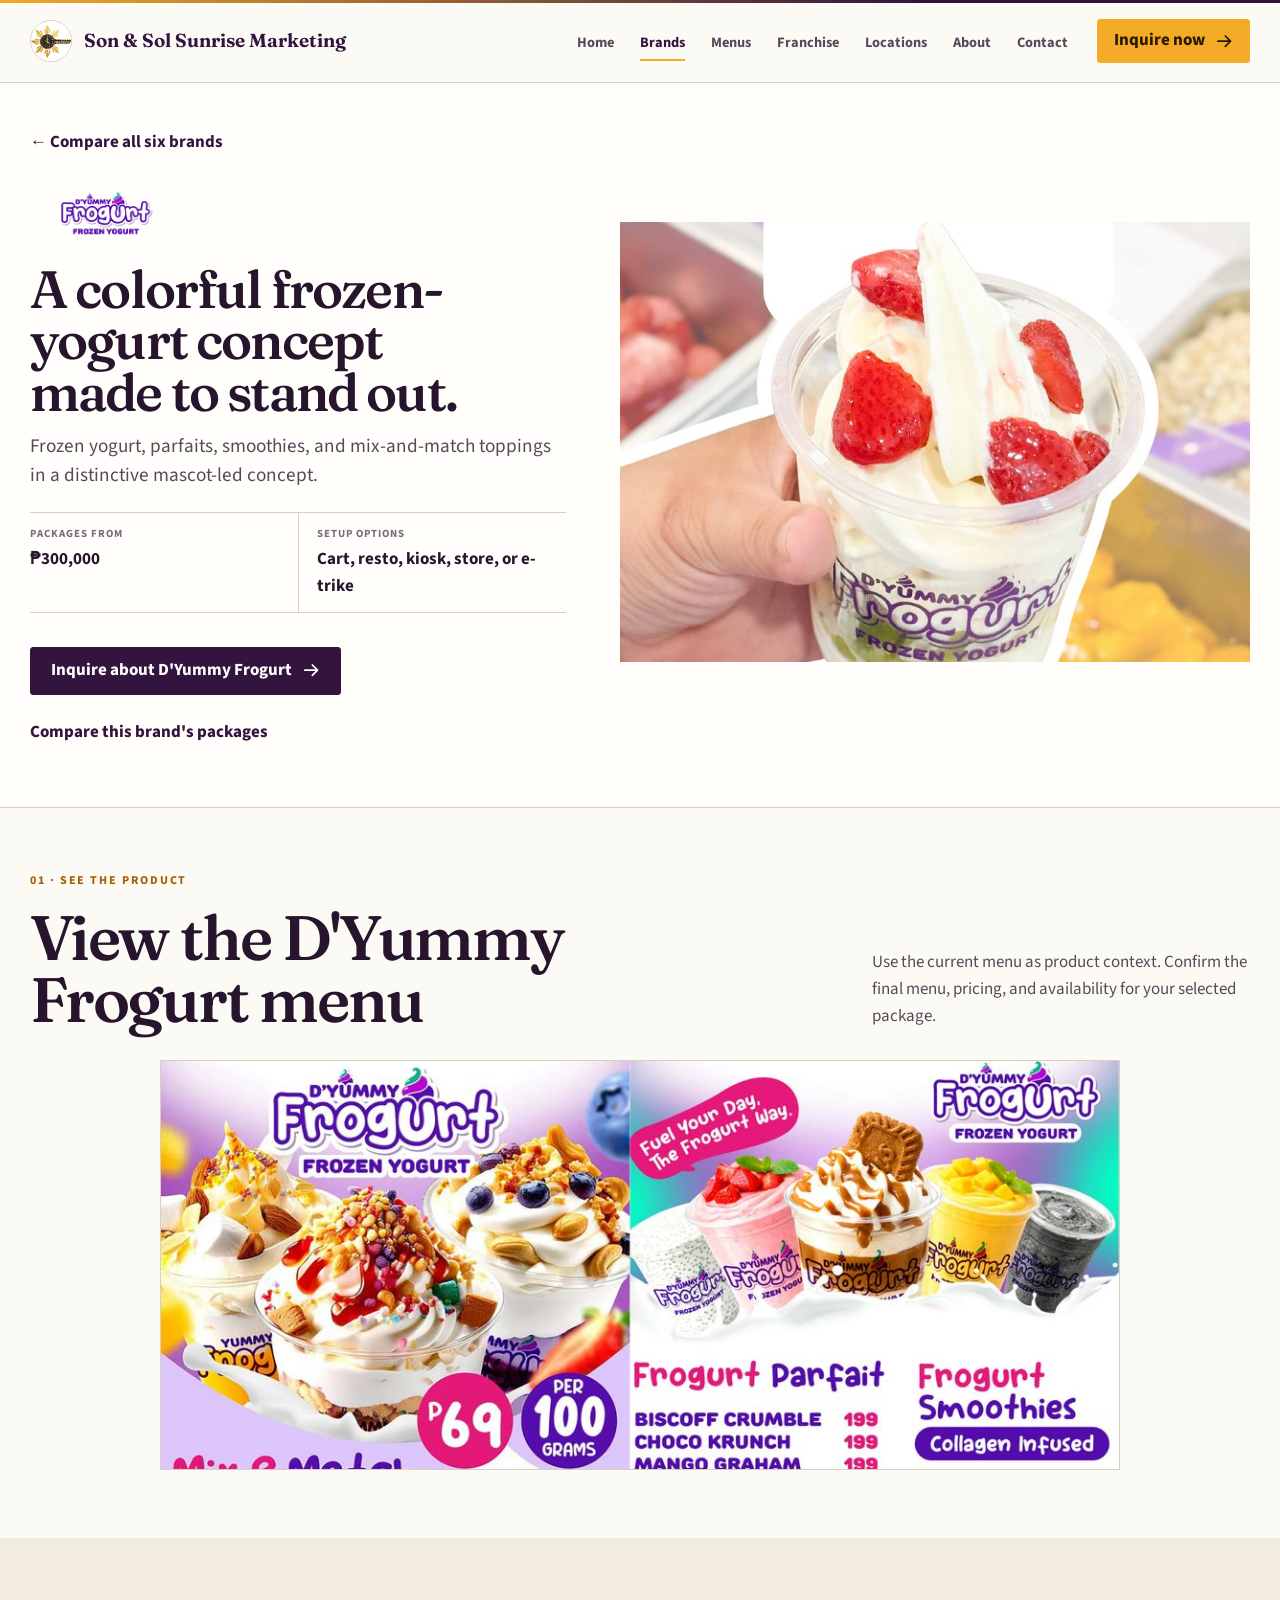
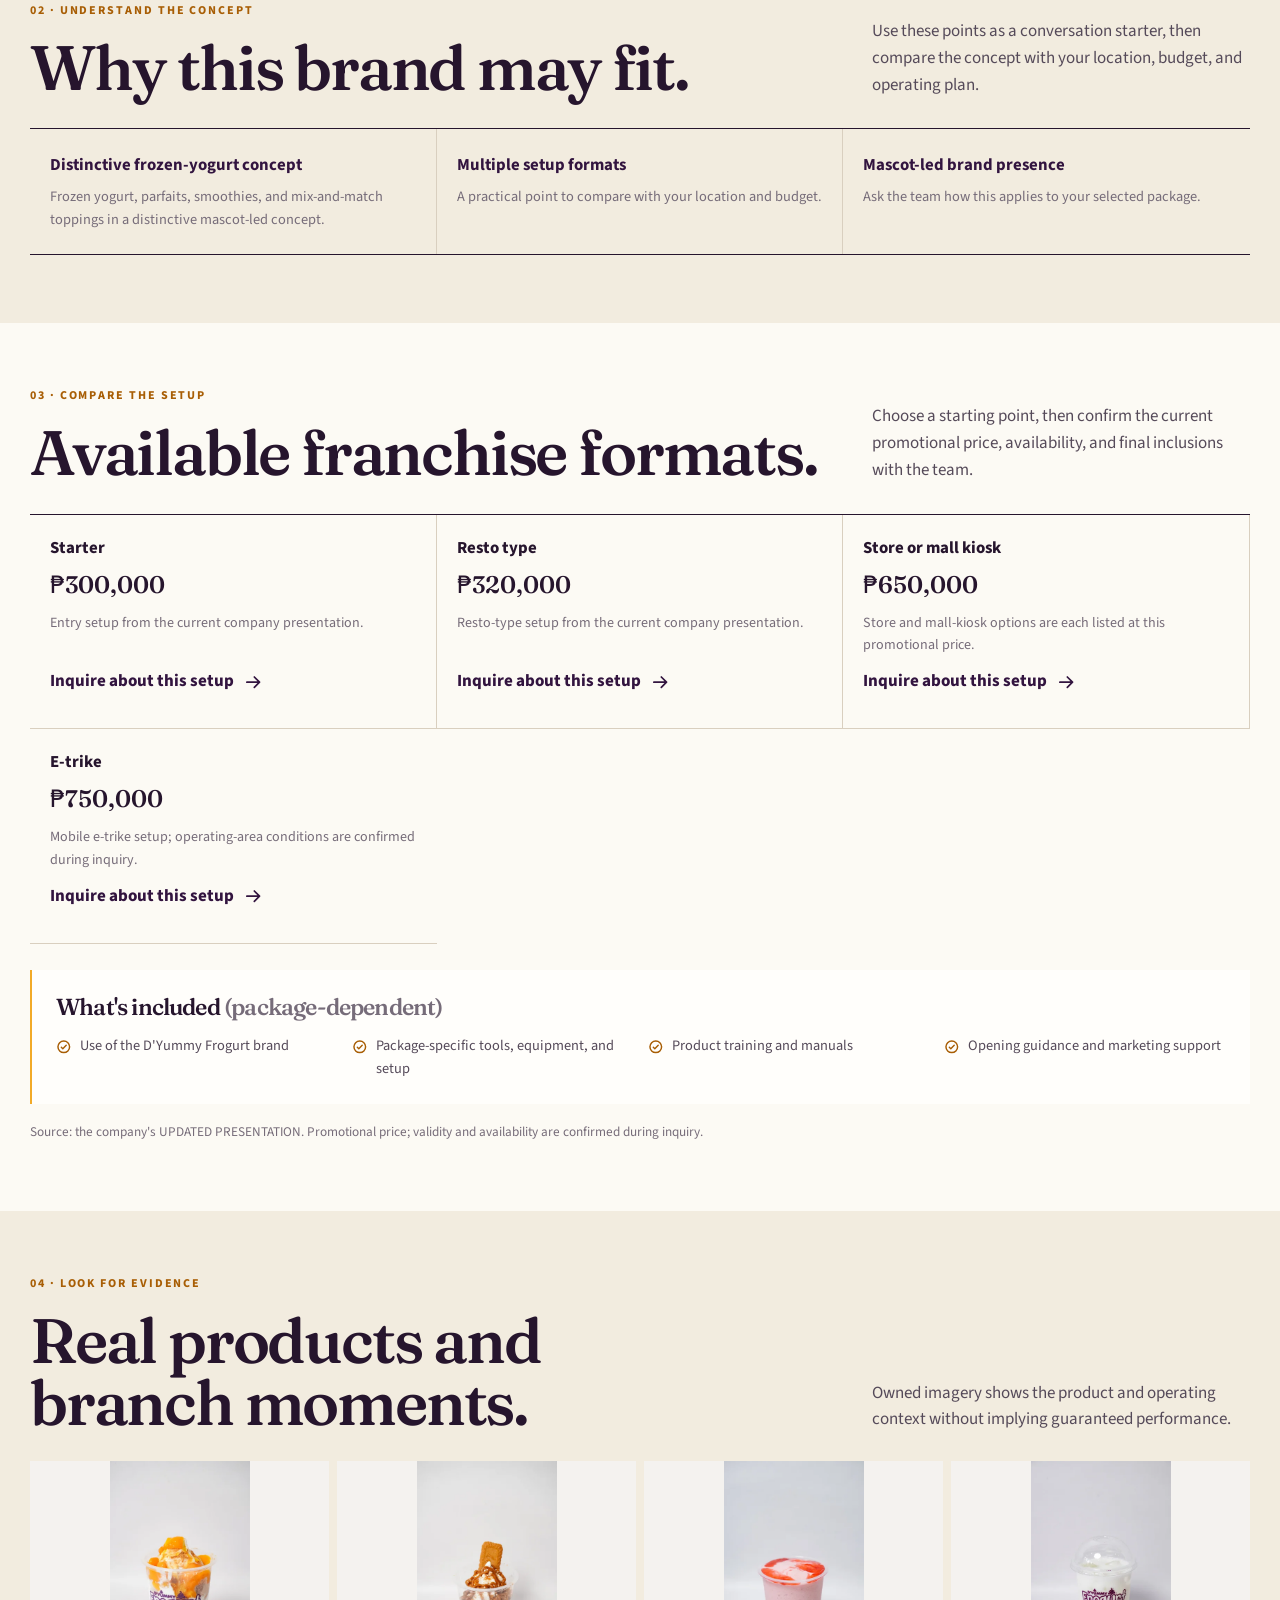
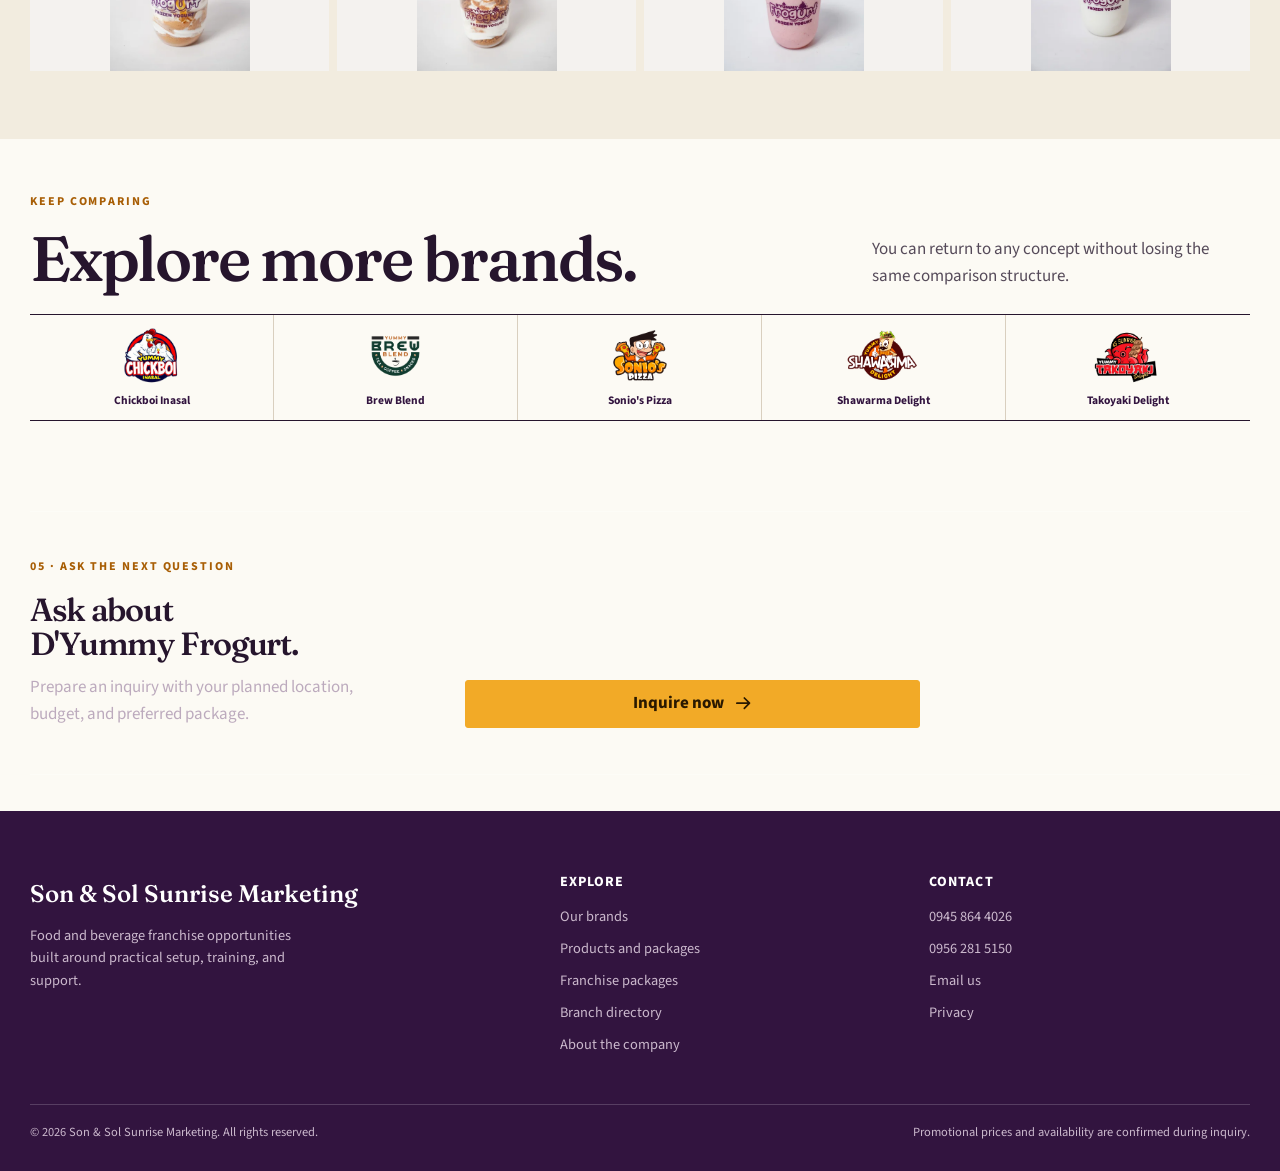
<file: brands/dyummy-frogurt/index.html>
<!doctype html>
<html lang="en-PH">
<head>
<meta charset="utf-8" />
<meta name="viewport" content="width=device-width, initial-scale=1" />
<title>D&#39;Yummy Frogurt Franchise | Son &amp; Sol</title>
<meta name="description" content="Frozen yogurt, parfaits, smoothies, and mix-and-match toppings in a distinctive mascot-led concept." />
<meta name="robots" content="index, follow" />

<meta property="og:title" content="D&#39;Yummy Frogurt Franchise | Son &amp; Sol" />
<meta property="og:description" content="Frozen yogurt, parfaits, smoothies, and mix-and-match toppings in a distinctive mascot-led concept." />
<meta property="og:image" content="../../assets/img/frogurt-real.jpg" />
<meta property="og:image:alt" content="D&#39;Yummy Frogurt franchise concept" />
<meta property="og:type" content="website" />
<meta property="og:locale" content="en_PH" />
<meta property="og:site_name" content="Son &amp; Sol Sunrise Marketing" />

<meta name="twitter:card" content="summary_large_image" />
<meta name="twitter:title" content="D&#39;Yummy Frogurt Franchise | Son &amp; Sol" />
<meta name="twitter:description" content="Frozen yogurt, parfaits, smoothies, and mix-and-match toppings in a distinctive mascot-led concept." />
<meta name="twitter:image" content="../../assets/img/frogurt-real.jpg" />
<meta name="twitter:image:alt" content="D&#39;Yummy Frogurt franchise concept" />
<meta name="theme-color" content="#32143f" />
<link rel="icon" href="../../assets/img/logo-company.jpg" />
<link rel="preload" href="../../assets/fonts/fraunces-variable.woff2" as="font" type="font/woff2" crossorigin />
<link rel="preload" href="../../assets/fonts/source-sans-3-variable.woff2" as="font" type="font/woff2" crossorigin />
  <link rel="stylesheet" href="../../assets/css/site.css?v=20260723-inquiry-modal-2" />


</head>
<body class="page-brand-detail">
<a class="skip-link" href="#main-content">Skip to main content</a>
<header class="site-header">
  <div class="wrap nav-shell">
    <a class="site-logo" href="../../index.html" aria-label="Son and Sol home">
      <img src="../../assets/img/logo-company.jpg" alt="" width="38" height="38" />
      <span>Son &amp; Sol Sunrise Marketing</span>
    </a>
    <button class="nav-toggle" type="button" aria-label="Open menu" aria-expanded="false" aria-controls="main-nav" data-nav-toggle data-icon-base="../../assets/icons.svg">
      <svg class="icon"><use href="../../assets/icons.svg#i-list" /></svg>
    </button>
    <nav class="main-nav" id="main-nav" aria-label="Primary navigation" data-nav>
      <a class="nav-link " href="../../index.html">Home</a>
      <a class="nav-link active" aria-current="page" href="../../brands/index.html">Brands</a>
      <a class="nav-link " href="../../products/index.html">Menus</a>
      <a class="nav-link " href="../../franchise/index.html">Franchise</a>
      <a class="nav-link " href="../../branches/index.html">Locations</a>
      <a class="nav-link " href="../../about/index.html">About</a>
      <a class="nav-link " href="../../contact/index.html">Contact</a>
      <a class="btn btn-gold header-cta" href="../../contact/index.html#franchise-inquiry">Inquire now <svg class="icon"><use href="../../assets/icons.svg#i-arrow-right" /></svg></a>
    </nav>
  </div>
</header>

<main id="main-content">
<section class="brand-hero" data-brand-path>
  <div class="wrap brand-hero-grid">
    <div>
      <a class="brand-backlink" href="../../brands/index.html">&larr; Compare all six brands</a>
      <img class="brand-hero-logo" src="../../assets/img/brand-logo-frogurt.webp" alt="D&#39;Yummy Frogurt logo" />
      <h1>A colorful frozen-yogurt concept made to stand out.</h1>
      <p class="lede">Frozen yogurt, parfaits, smoothies, and mix-and-match toppings in a distinctive mascot-led concept.</p>
      <div class="brand-quick">
        <div class="brand-fact"><span>Packages from</span><b>₱300,000</b></div>
        <div class="brand-fact"><span>Setup options</span><b>Cart, resto, kiosk, store, or e-trike</b></div>
      </div>
      <div class="hero-actions">
        <a class="btn btn-primary" href="../../contact/index.html?brand=dyummy-frogurt#franchise-inquiry">Inquire about D&#39;Yummy Frogurt <svg class="icon"><use href="../../assets/icons.svg#i-arrow-right" /></svg></a>
        <a class="btn btn-link" href="#packages">Compare this brand's packages</a>
      </div>
    </div>
    <div class="brand-hero-media"><img src="../../assets/img/frogurt-real.jpg" alt="D&#39;Yummy Frogurt product presentation" fetchpriority="high" /></div>
  </div>
</section>

<section class="section-sm brand-menu-section">
  <div class="wrap">
    <div class="section-heading-row"><div><span class="kicker">01 · See the product</span><h2>View the D&#39;Yummy Frogurt menu</h2></div><p>Use the current menu as product context. Confirm the final menu, pricing, and availability for your selected package.</p></div>
    <div class="menu-feature"><a href="../../assets/img/menu-frogurt.jpg" target="_blank" rel="noopener"><img src="../../assets/img/menu-frogurt.jpg" alt="View the D&#39;Yummy Frogurt menu" loading="lazy" /></a></div>
  </div>
</section>

<section class="section section-tint brand-concept-section">
  <div class="wrap">
    <div class="section-heading-row"><div><span class="kicker">02 · Understand the concept</span><h2>Why this brand may fit.</h2></div><p>Use these points as a conversation starter, then compare the concept with your location, budget, and operating plan.</p></div>
    <div class="concept-points"><article class="concept-point"><b>Distinctive frozen-yogurt concept</b><p>Frozen yogurt, parfaits, smoothies, and mix-and-match toppings in a distinctive mascot-led concept.</p></article>
<article class="concept-point"><b>Multiple setup formats</b><p>A practical point to compare with your location and budget.</p></article>
<article class="concept-point"><b>Mascot-led brand presence</b><p>Ask the team how this applies to your selected package.</p></article></div>
  </div>
</section>

<section class="section brand-package-section" id="packages">
  <div class="wrap">
    <div class="section-heading-row"><div><span class="kicker">03 · Compare the setup</span><h2>Available franchise formats.</h2></div><p>Choose a starting point, then confirm the current promotional price, availability, and final inclusions with the team.</p></div>
    <div class="setup-grid"><article class="setup-card"><h3>Starter</h3><strong>₱300,000</strong><p>Entry setup from the current company presentation.</p><a class="btn btn-link" href="../../contact/index.html?brand=dyummy-frogurt&package=Starter%20-%20%E2%82%B1300%2C000#franchise-inquiry">Inquire about this setup <svg class="icon"><use href="../../assets/icons.svg#i-arrow-right" /></svg></a></article>
<article class="setup-card"><h3>Resto type</h3><strong>₱320,000</strong><p>Resto-type setup from the current company presentation.</p><a class="btn btn-link" href="../../contact/index.html?brand=dyummy-frogurt&package=Resto%20type%20-%20%E2%82%B1320%2C000#franchise-inquiry">Inquire about this setup <svg class="icon"><use href="../../assets/icons.svg#i-arrow-right" /></svg></a></article>
<article class="setup-card"><h3>Store or mall kiosk</h3><strong>₱650,000</strong><p>Store and mall-kiosk options are each listed at this promotional price.</p><a class="btn btn-link" href="../../contact/index.html?brand=dyummy-frogurt&package=Store%20or%20mall%20kiosk%20-%20%E2%82%B1650%2C000#franchise-inquiry">Inquire about this setup <svg class="icon"><use href="../../assets/icons.svg#i-arrow-right" /></svg></a></article>
<article class="setup-card"><h3>E-trike</h3><strong>₱750,000</strong><p>Mobile e-trike setup; operating-area conditions are confirmed during inquiry.</p><a class="btn btn-link" href="../../contact/index.html?brand=dyummy-frogurt&package=E-trike%20-%20%E2%82%B1750%2C000#franchise-inquiry">Inquire about this setup <svg class="icon"><use href="../../assets/icons.svg#i-arrow-right" /></svg></a></article></div>
    <div class="inclusion-band">
      <h3>What's included <span class="muted">(package-dependent)</span></h3>
      <div class="inclusion-list"><span><svg class="icon"><use href="../../assets/icons.svg#i-check-circle" /></svg>Use of the D&#39;Yummy Frogurt brand</span>
<span><svg class="icon"><use href="../../assets/icons.svg#i-check-circle" /></svg>Package-specific tools, equipment, and setup</span>
<span><svg class="icon"><use href="../../assets/icons.svg#i-check-circle" /></svg>Product training and manuals</span>
<span><svg class="icon"><use href="../../assets/icons.svg#i-check-circle" /></svg>Opening guidance and marketing support</span></div>
    </div>
    <p class="promo-note">Source: the company's UPDATED PRESENTATION. Promotional price; validity and availability are confirmed during inquiry.</p>
  </div>
</section>

<section class="section section-tint brand-evidence-section">
  <div class="wrap">
    <div class="section-heading-row"><div><span class="kicker">04 · Look for evidence</span><h2>Real products and branch moments.</h2></div><p>Owned imagery shows the product and operating context without implying guaranteed performance.</p></div>
    <div class="gallery-rail"><img src="../../assets/img/catalog/frogurt-mango-graham.webp" alt="D&#39;Yummy Frogurt gallery image" loading="lazy" />
<img src="../../assets/img/catalog/frogurt-biscoff-crumble.webp" alt="D&#39;Yummy Frogurt gallery image" loading="lazy" />
<img src="../../assets/img/catalog/frogurt-strawberry-smoothie.webp" alt="D&#39;Yummy Frogurt gallery image" loading="lazy" />
<img src="../../assets/img/catalog/frogurt-classic-drink.webp" alt="D&#39;Yummy Frogurt gallery image" loading="lazy" /></div>
  </div>
</section>

<section class="section-sm brand-related-section">
  <div class="wrap">
    <div class="section-heading-row"><div><span class="kicker">Keep comparing</span><h2>Explore more brands.</h2></div><p>You can return to any concept without losing the same comparison structure.</p></div>
    <div class="related-logos"><a class="related-logo" href="../../brands/yummy-chickboi-inasal/index.html"><img src="../../assets/img/brand-logo-chickboi.webp" alt="Yummy Chickboi Inasal logo" loading="lazy" /><span>Chickboi Inasal</span></a>
<a class="related-logo" href="../../brands/yummy-brew-blend/index.html"><img src="../../assets/img/brand-logo-brew.webp" alt="Yummy Brew Blend logo" loading="lazy" /><span>Brew Blend</span></a>
<a class="related-logo" href="../../brands/sonios-pizza/index.html"><img src="../../assets/img/brand-logo-pizza.webp" alt="Sonio&#39;s Pizza logo" loading="lazy" /><span>Sonio&#39;s Pizza</span></a>
<a class="related-logo" href="../../brands/yummy-shawarma-delight/index.html"><img src="../../assets/img/brand-logo-shawarma.webp" alt="Yummy Shawarma Delight logo" loading="lazy" /><span>Shawarma Delight</span></a>
<a class="related-logo" href="../../brands/yummy-takoyaki-delight/index.html"><img src="../../assets/img/brand-logo-takoyaki.webp" alt="Yummy Takoyaki Delight logo" loading="lazy" /><span>Takoyaki Delight</span></a></div>
  </div>
</section>

<section class="section-sm brand-close-section"><div class="wrap cta-band"><div><span class="kicker">05 · Ask the next question</span><h3>Ask about D&#39;Yummy Frogurt.</h3><p>Prepare an inquiry with your planned location, budget, and preferred package.</p></div><a class="btn btn-gold" href="../../contact/index.html?brand=dyummy-frogurt#franchise-inquiry">Inquire now <svg class="icon"><use href="../../assets/icons.svg#i-arrow-right" /></svg></a></div></section>

</main>

<nav class="mobile-actions" aria-label="Quick contact">
  <a href="tel:09458644026"><svg class="icon"><use href="../../assets/icons.svg#i-phone" /></svg> Call</a>
  <a href="https://m.me/61580925713264" target="_blank" rel="noopener noreferrer"><svg class="icon"><use href="../../assets/icons.svg#i-facebook-logo" /></svg> Messenger</a>
  <a href="../../contact/index.html#franchise-inquiry">Inquire now <svg class="icon"><use href="../../assets/icons.svg#i-arrow-right" /></svg></a>
</nav>

<footer class="site-footer">
  <div class="wrap">
    <div class="footer-grid">
      <div>
        <div class="footer-brand">Son &amp; Sol Sunrise Marketing</div>
        <p>Food and beverage franchise opportunities built around practical setup, training, and support.</p>
      </div>
      <div>
        <h3>Explore</h3>
        <a href="../../brands/index.html">Our brands</a>
        <a href="../../products/index.html">Products and packages</a>
        <a href="../../franchise/index.html">Franchise packages</a>
        <a href="../../branches/index.html">Branch directory</a>
        <a href="../../about/index.html">About the company</a>
      </div>
      <div>
        <h3>Contact</h3>
        <a href="tel:09458644026">0945 864 4026</a>
        <a href="tel:09562815150">0956 281 5150</a>
        <a href="mailto:sonandsolsunrisemarketingmain@gmail.com">Email us</a>
        <a href="../../privacy/index.html">Privacy</a>
      </div>
    </div>
    <div class="footer-end">
      <span>&copy; <span data-year>2026</span> Son &amp; Sol Sunrise Marketing. All rights reserved.</span>
      <span>Promotional prices and availability are confirmed during inquiry.</span>
    </div>
  </div>
</footer>
<dialog class="inquiry-modal" data-inquiry-modal aria-labelledby="inquiry-modal-title">
  <div class="inquiry-modal-panel">
    <div class="inquiry-modal-head">
      <div><span class="kicker">Franchise inquiry</span><h2 id="inquiry-modal-title">Start your franchise inquiry.</h2></div>
      <button class="inquiry-modal-close" type="button" data-inquiry-close aria-label="Close inquiry"><span aria-hidden="true">&times;</span></button>
    </div>
    <div class="conversation-workspace-grid">
      <form class="conversation-form" data-inquiry-form data-compact-inquiry novalidate>
        <div class="inquiry-progress" data-inquiry-progress>
          <div class="inquiry-progress-status"><span data-step-status aria-live="polite">Step 1 of 3</span><strong>One clear step at a time.</strong></div>
          <ol aria-label="Inquiry progress">
            <li data-step-indicator="0" aria-current="step"><span>01</span><strong>About you</strong></li>
            <li data-step-indicator="1"><span>02</span><strong>Business plan</strong></li>
            <li data-step-indicator="2"><span>03</span><strong>Review</strong></li>
          </ol>
        </div>

        <fieldset class="conversation-step contact-step" data-inquiry-step="about-you" data-step-panel="0" data-step-one-layout="contact-strip">
          <legend tabindex="-1"><span>01</span><strong>Your contact details</strong></legend>
          <div class="contact-step-summary">
            <p>Tell the team who you are and where they can reply.</p>
            <span><svg class="icon" aria-hidden="true"><use href="../../assets/icons.svg#i-seal-check" /></svg> Private until you choose a handoff.</span>
          </div>
          <div class="contact-step-grid" data-contact-step-grid>
            <div class="conversation-field contact-step-field"><label for="name">Full name <span>Required</span></label><input id="name" name="name" required maxlength="100" autocomplete="name" placeholder="Juan Dela Cruz" aria-describedby="name-error" /><span class="field-error" id="name-error" data-field-error="name" aria-live="polite"></span></div>
            <div class="conversation-field contact-step-field"><label for="phone">Mobile number <span>Required</span></label><input id="phone" name="phone" type="tel" required maxlength="15" autocomplete="tel" inputmode="tel" placeholder="09XX XXX XXXX" aria-describedby="phone-help phone-error" /><small id="phone-help">11 digits, starting with 09.</small><span class="field-error" id="phone-error" data-phone-error data-field-error="phone" aria-live="polite"></span></div>
            <div class="conversation-field contact-step-field"><label for="email">Email <span>Optional</span></label><input id="email" name="email" type="email" maxlength="120" autocomplete="email" placeholder="you@email.com" aria-describedby="email-error" /><span class="field-error" id="email-error" data-field-error="email" aria-live="polite"></span></div>
          </div>
          <div class="contact-step-footer">
            <p><strong>Next:</strong> your preferred brand, location, and budget.</p>
            <div class="inquiry-step-actions inquiry-step-actions-forward"><button class="btn btn-primary" type="button" data-step-next>Continue <svg class="icon"><use href="../../assets/icons.svg#i-arrow-right" /></svg></button></div>
          </div>
        </fieldset>

        <fieldset class="conversation-step" data-inquiry-step="business-plan" data-step-panel="1">
          <legend tabindex="-1"><span>02</span><strong>Your planned business</strong></legend>
          <p class="conversation-step-intro">The concept, location, and working budget you want to discuss.</p>
          <div class="conversation-field"><label for="city">Planned city or municipality <span>Required</span></label><input id="city" name="city" required maxlength="100" placeholder="Where you plan to open" aria-describedby="city-error" /><span class="field-error" id="city-error" data-field-error="city" aria-live="polite"></span></div>
          <div class="conversation-field conversation-brand-field" data-brand-group role="group" aria-labelledby="brand-group-label" aria-describedby="brand-help brand-error" aria-required="true">
            <div class="conversation-field-label" id="brand-group-label">Interested brands <span>Required</span></div>
            <p class="brand-choice-help" id="brand-help">Choose one or more concepts. Select “Not sure yet” if you want guidance.</p>
            <div class="brand-choice-grid">
              <label class="brand-choice"><input type="checkbox" name="brand" value="yummy-chickboi-inasal" data-brand-label="Yummy Chickboi Inasal" /><span><strong>Yummy Chickboi Inasal</strong><small>Select this concept</small></span></label>
<label class="brand-choice"><input type="checkbox" name="brand" value="dyummy-frogurt" data-brand-label="D&#39;Yummy Frogurt" /><span><strong>D&#39;Yummy Frogurt</strong><small>Select this concept</small></span></label>
<label class="brand-choice"><input type="checkbox" name="brand" value="yummy-brew-blend" data-brand-label="Yummy Brew Blend" /><span><strong>Yummy Brew Blend</strong><small>Select this concept</small></span></label>
<label class="brand-choice"><input type="checkbox" name="brand" value="sonios-pizza" data-brand-label="Sonio&#39;s Pizza" /><span><strong>Sonio&#39;s Pizza</strong><small>Select this concept</small></span></label>
<label class="brand-choice"><input type="checkbox" name="brand" value="yummy-shawarma-delight" data-brand-label="Yummy Shawarma Delight" /><span><strong>Yummy Shawarma Delight</strong><small>Select this concept</small></span></label>
<label class="brand-choice"><input type="checkbox" name="brand" value="yummy-takoyaki-delight" data-brand-label="Yummy Takoyaki Delight" /><span><strong>Yummy Takoyaki Delight</strong><small>Select this concept</small></span></label>
<label class="brand-choice brand-choice-unsure"><input type="checkbox" name="brand" value="not-sure" data-brand-label="Not sure yet" data-brand-unsure /><span><strong>Not sure yet</strong><small>Ask the team for guidance</small></span></label>
            </div>
            <span class="field-error" id="brand-error" data-brand-error data-field-error="brand" aria-live="polite"></span>
          </div>
          <div class="conversation-field"><label for="package">Package or budget <span>Optional</span></label><input id="package" name="package" maxlength="100" placeholder="e.g., Silver Food Cart or P135,000" /></div>
          <label class="conversation-check"><input type="checkbox" name="capital" /><span><strong>My capital is ready.</strong><small>You can leave this unchecked if you prefer to discuss preparation first.</small></span></label>
          <div class="inquiry-step-actions"><button class="btn btn-link" type="button" data-step-back>Back</button><button class="btn btn-primary" type="button" data-step-next>Continue to review <svg class="icon"><use href="../../assets/icons.svg#i-arrow-right" /></svg></button></div>
        </fieldset>

        <fieldset class="conversation-step" data-inquiry-step="review-consent" data-step-panel="2">
          <legend tabindex="-1"><span>03</span><strong>Review and consent</strong></legend>
          <p class="conversation-step-intro">Confirm how your details will be handled before preparing the message.</p>
          <label class="conversation-check conversation-check-privacy"><input type="checkbox" name="privacy" required aria-describedby="privacy-error" /><span><strong>I understand how my inquiry details will be used.</strong><small>Read the <a href="../../privacy/index.html">privacy notice</a>. Nothing is automatically sent or stored by this website.</small><span class="field-error" id="privacy-error" data-field-error="privacy" aria-live="polite"></span></span></label>
          <div class="inquiry-step-actions"><button class="btn btn-link" type="button" data-step-back>Back</button><button class="btn btn-gold conversation-submit" type="submit">Prepare inquiry <svg class="icon"><use href="../../assets/icons.svg#i-arrow-right" /></svg></button></div>
          <p class="form-note">You decide whether to open an email draft or copy the prepared message.</p>
        </fieldset>
      </form>

      <div class="contact-guidance-stack">
        <aside class="inquiry-review-ledger" data-inquiry-review data-ready-panel aria-labelledby="review-title">
          <div class="inquiry-review-heading"><span class="kicker">Your local draft</span><h2 id="review-title">Review before sending.</h2><p data-review-status role="status" aria-live="polite">Your details stay with you.</p></div>

          <div class="review-state review-idle" data-review-idle>
            <span>Nothing entered yet</span>
            <p>Complete the form to build a reviewable inquiry in this browser.</p>
          </div>

          <div class="review-state review-draft" data-review-draft hidden>
            <dl class="inquiry-draft-list">
              <div><dt>Name</dt><dd data-draft-name>Not provided</dd></div>
              <div><dt>Mobile</dt><dd data-draft-phone>Not provided</dd></div>
              <div><dt>Location</dt><dd data-draft-city>Not provided</dd></div>
              <div><dt>Brands</dt><dd data-draft-brand>Not selected</dd></div>
              <div><dt>Package or budget</dt><dd data-draft-package>Not specified</dd></div>
            </dl>
            <p>Prepare the inquiry after reviewing these details.</p>
          </div>

          <div class="review-state review-needs-review" data-review-needs-review hidden>
            <span>Details changed</span>
            <p>Prepare the inquiry again so the email and copied message use your latest information.</p>
          </div>

          <div class="review-state review-prepared" data-review-prepared hidden>
            <span>Inquiry prepared</span>
            <p>Your final message is ready. Choose how you want to continue.</p>
            <pre class="prepared-inquiry-preview" data-prepared-preview></pre>
          </div>

          <div class="review-state review-handed-off" data-review-handed-off hidden>
            <span>Continue in your chosen channel</span>
            <h3>One last step remains.</h3>
            <p data-handoff-result>Your inquiry is ready outside this website. Send or paste it there to reach the Son &amp; Sol team.</p>
            <div class="handoff-next">
              <strong>What happens next</strong>
              <ol>
                <li>Send the prepared message in your chosen channel.</li>
                <li>The team reviews your location, brand, and budget context.</li>
                <li>A confirmed reply-time commitment will be published once approved by the owner.</li>
              </ol>
            </div>
            <div class="owner-gated-channels" aria-label="Contact channels">
              <a class="channel-card" data-owner-gated-channel="messenger" href="https://m.me/61580925713264" target="_blank" rel="noopener noreferrer">
                <svg class="icon channel-icon" aria-hidden="true"><use href="../../assets/icons.svg#i-facebook-logo" /></svg>
                <span class="channel-text">
                  <strong>Message on Messenger</strong>
                  <small>D&#x2019; Yummy Frogurt Main Page</small>
                </span>
                <svg class="icon channel-arrow" aria-hidden="true"><use href="../../assets/icons.svg#i-arrow-right" /></svg>
              </a>
              <a class="channel-card" data-owner-gated-channel="sms" href="sms:09661470427">
                <svg class="icon channel-icon" aria-hidden="true"><use href="../../assets/icons.svg#i-phone" /></svg>
                <span class="channel-text">
                  <strong>Send an SMS</strong>
                  <small>0966 147 0427</small>
                </span>
                <svg class="icon channel-arrow" aria-hidden="true"><use href="../../assets/icons.svg#i-arrow-right" /></svg>
              </a>
            </div>
          </div>

          <div class="inquiry-review-actions">
            <a class="btn btn-primary" data-email-inquiry href="mailto:sonandsolsunrisemarketingmain@gmail.com">Open email app</a>
            <button class="btn btn-outline" data-copy-inquiry type="button">Copy inquiry details</button>
            <div class="copy-status" data-copy-status role="status" aria-live="polite"></div>
            <textarea class="copy-fallback" data-copy-fallback readonly hidden aria-label="Prepared inquiry text"></textarea>
          </div>
        </aside>
      </div>
    </div>

  </div>
</dialog>
<script src="../../assets/js/site.js?v=20260723-franchise-video" defer></script>
<script src="../../assets/js/inquiry.js?v=20260723-inquiry-modal" defer></script>

</body>
</html>
</file>
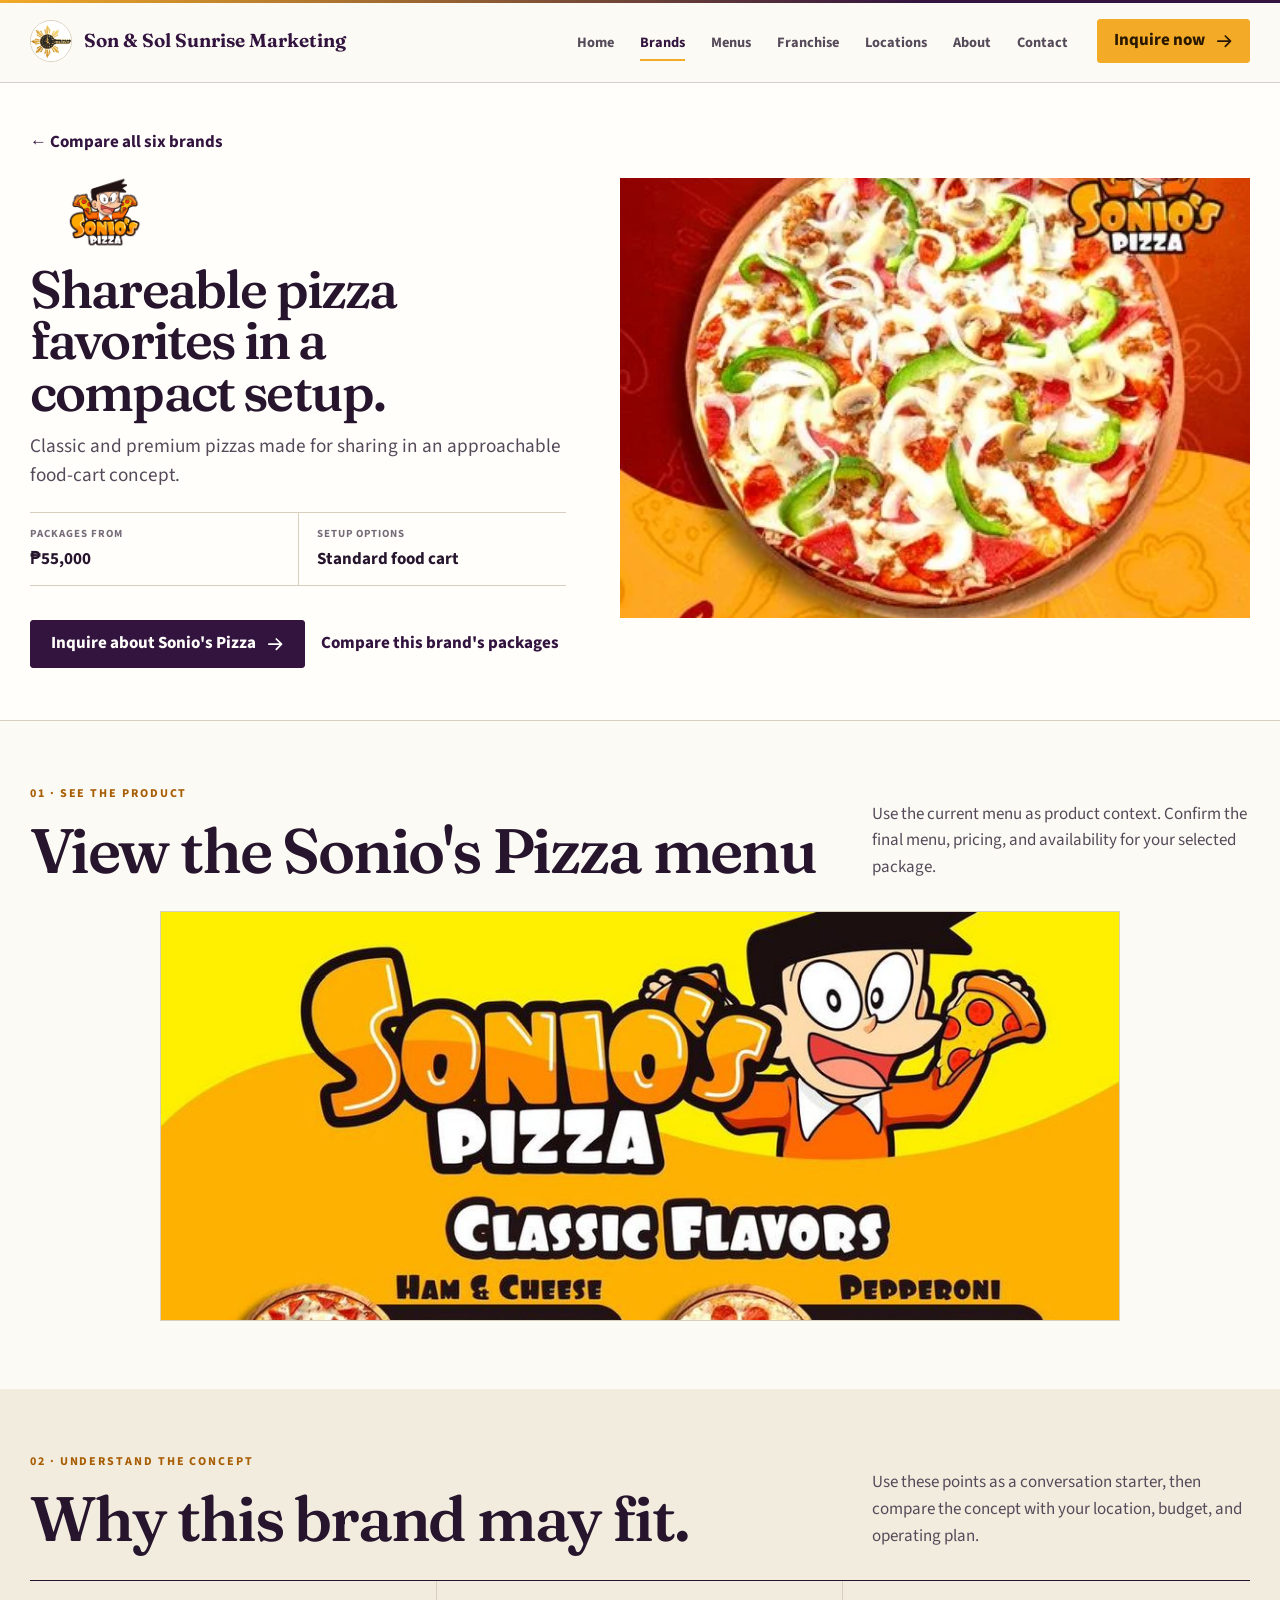
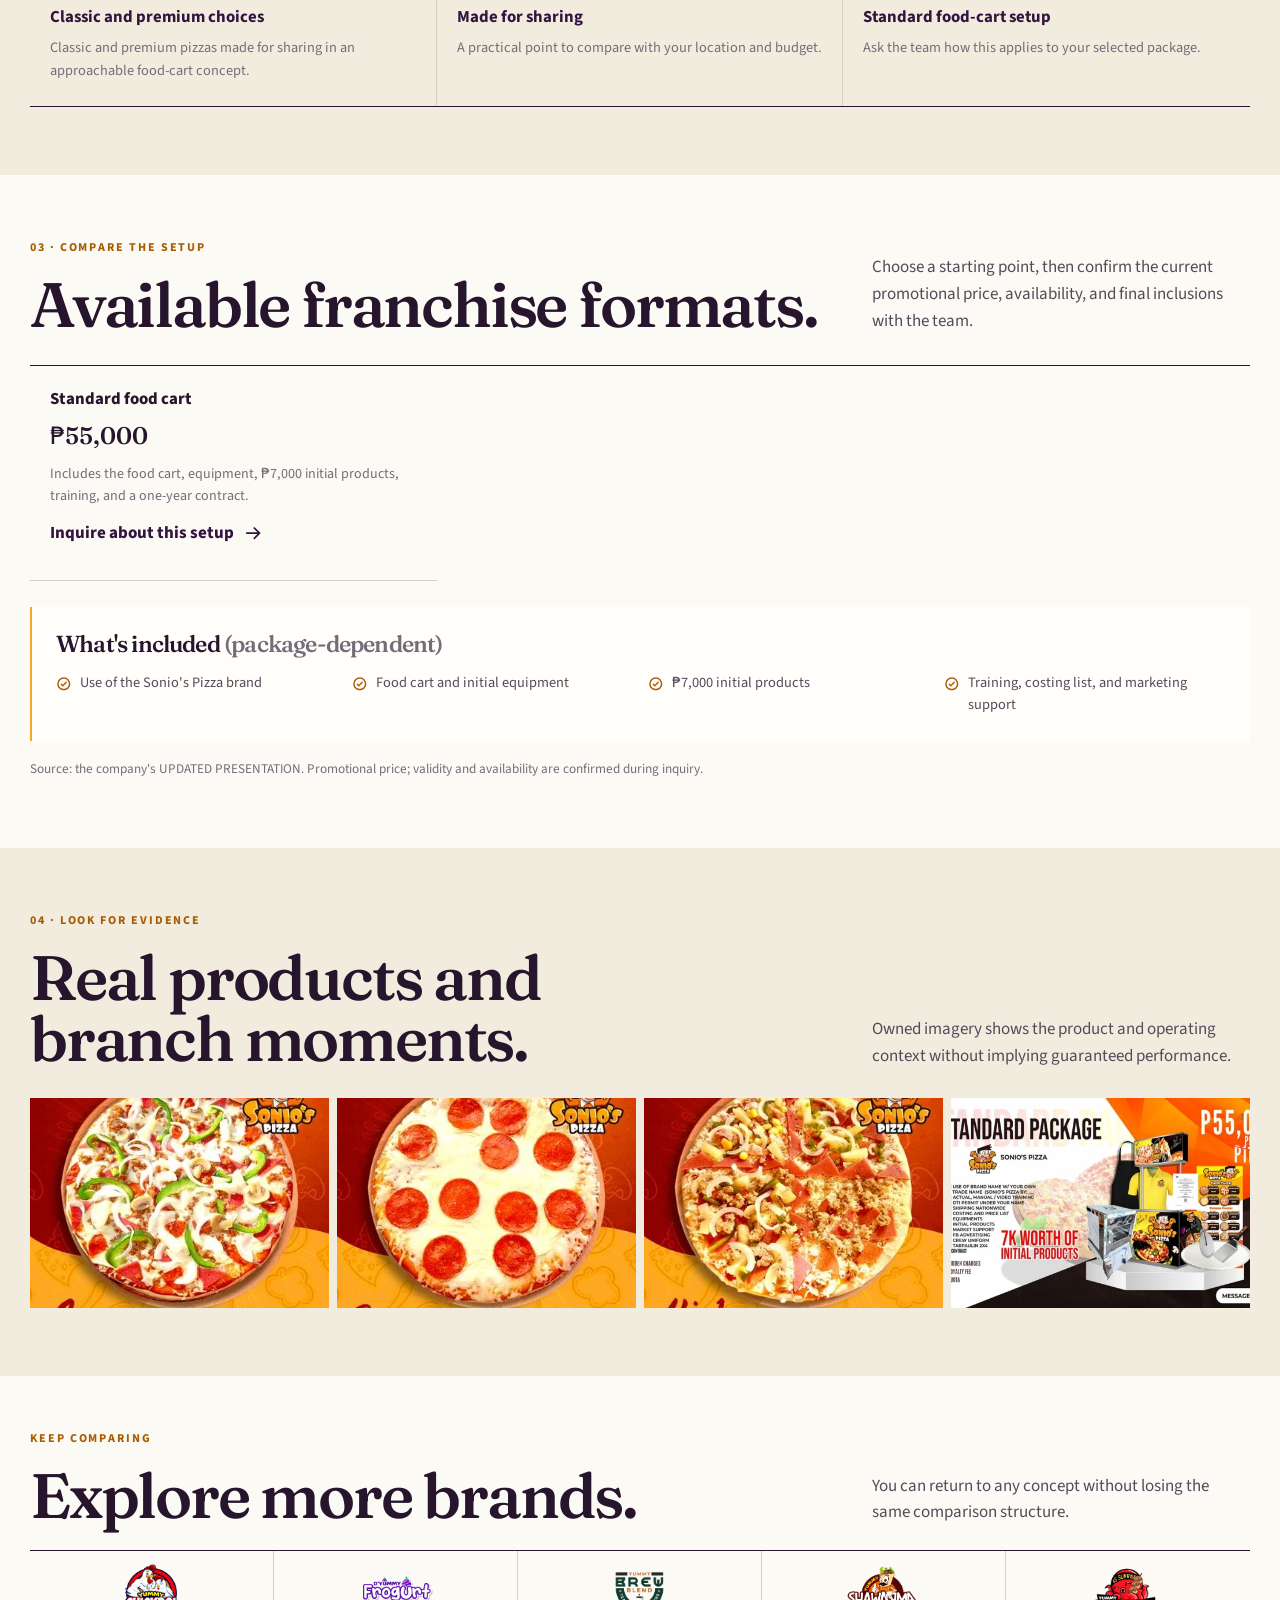
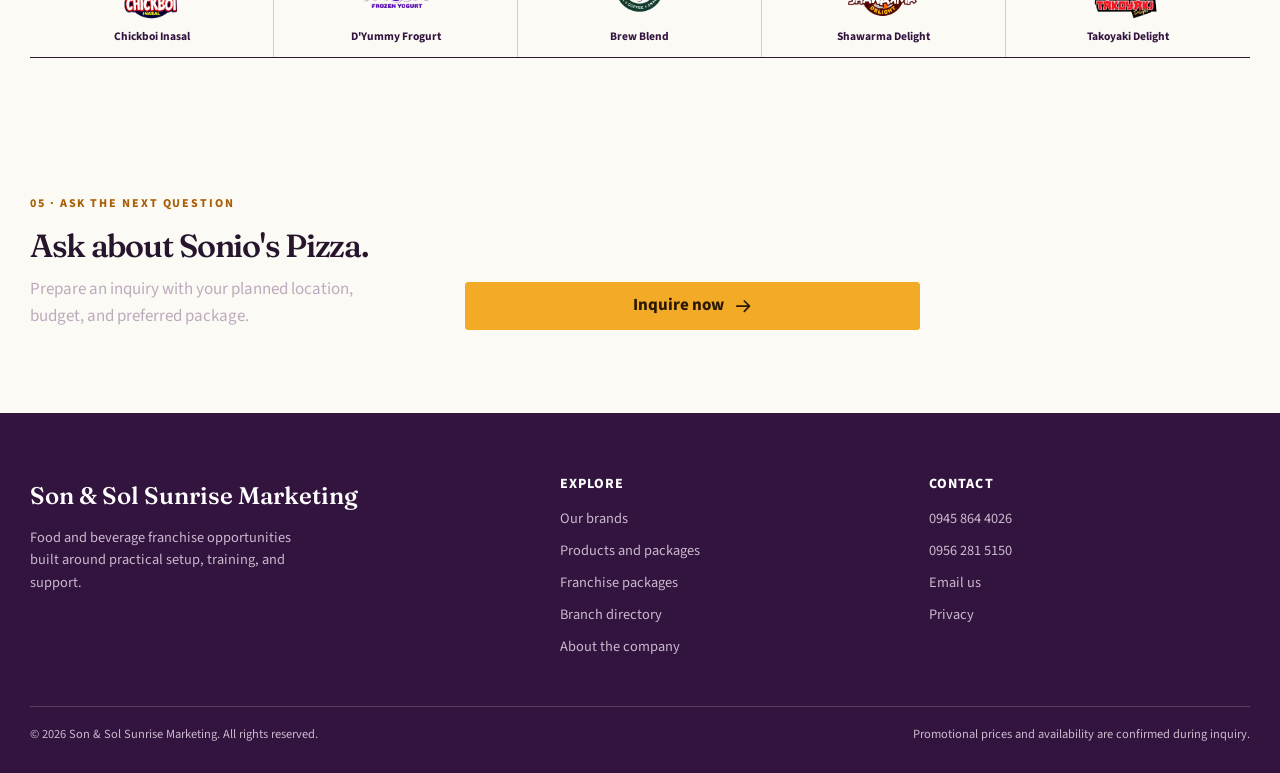
<file: brands/sonios-pizza/index.html>
<!doctype html>
<html lang="en-PH">
<head>
<meta charset="utf-8" />
<meta name="viewport" content="width=device-width, initial-scale=1" />
<title>Sonio&#39;s Pizza Franchise | Son &amp; Sol</title>
<meta name="description" content="Classic and premium pizzas made for sharing in an approachable food-cart concept." />
<meta name="robots" content="index, follow" />

<meta property="og:title" content="Sonio&#39;s Pizza Franchise | Son &amp; Sol" />
<meta property="og:description" content="Classic and premium pizzas made for sharing in an approachable food-cart concept." />
<meta property="og:image" content="../../assets/img/catalog/pizza-supreme.webp" />
<meta property="og:image:alt" content="Sonio&#39;s Pizza franchise concept" />
<meta property="og:type" content="website" />
<meta property="og:locale" content="en_PH" />
<meta property="og:site_name" content="Son &amp; Sol Sunrise Marketing" />

<meta name="twitter:card" content="summary_large_image" />
<meta name="twitter:title" content="Sonio&#39;s Pizza Franchise | Son &amp; Sol" />
<meta name="twitter:description" content="Classic and premium pizzas made for sharing in an approachable food-cart concept." />
<meta name="twitter:image" content="../../assets/img/catalog/pizza-supreme.webp" />
<meta name="twitter:image:alt" content="Sonio&#39;s Pizza franchise concept" />
<meta name="theme-color" content="#32143f" />
<link rel="icon" href="../../assets/img/logo-company.jpg" />
<link rel="preload" href="../../assets/fonts/fraunces-variable.woff2" as="font" type="font/woff2" crossorigin />
<link rel="preload" href="../../assets/fonts/source-sans-3-variable.woff2" as="font" type="font/woff2" crossorigin />
  <link rel="stylesheet" href="../../assets/css/site.css?v=20260723-inquiry-modal-2" />


</head>
<body class="page-brand-detail">
<a class="skip-link" href="#main-content">Skip to main content</a>
<header class="site-header">
  <div class="wrap nav-shell">
    <a class="site-logo" href="../../index.html" aria-label="Son and Sol home">
      <img src="../../assets/img/logo-company.jpg" alt="" width="38" height="38" />
      <span>Son &amp; Sol Sunrise Marketing</span>
    </a>
    <button class="nav-toggle" type="button" aria-label="Open menu" aria-expanded="false" aria-controls="main-nav" data-nav-toggle data-icon-base="../../assets/icons.svg">
      <svg class="icon"><use href="../../assets/icons.svg#i-list" /></svg>
    </button>
    <nav class="main-nav" id="main-nav" aria-label="Primary navigation" data-nav>
      <a class="nav-link " href="../../index.html">Home</a>
      <a class="nav-link active" aria-current="page" href="../../brands/index.html">Brands</a>
      <a class="nav-link " href="../../products/index.html">Menus</a>
      <a class="nav-link " href="../../franchise/index.html">Franchise</a>
      <a class="nav-link " href="../../branches/index.html">Locations</a>
      <a class="nav-link " href="../../about/index.html">About</a>
      <a class="nav-link " href="../../contact/index.html">Contact</a>
      <a class="btn btn-gold header-cta" href="../../contact/index.html#franchise-inquiry">Inquire now <svg class="icon"><use href="../../assets/icons.svg#i-arrow-right" /></svg></a>
    </nav>
  </div>
</header>

<main id="main-content">
<section class="brand-hero" data-brand-path>
  <div class="wrap brand-hero-grid">
    <div>
      <a class="brand-backlink" href="../../brands/index.html">&larr; Compare all six brands</a>
      <img class="brand-hero-logo" src="../../assets/img/brand-logo-pizza.webp" alt="Sonio&#39;s Pizza logo" />
      <h1>Shareable pizza favorites in a compact setup.</h1>
      <p class="lede">Classic and premium pizzas made for sharing in an approachable food-cart concept.</p>
      <div class="brand-quick">
        <div class="brand-fact"><span>Packages from</span><b>₱55,000</b></div>
        <div class="brand-fact"><span>Setup options</span><b>Standard food cart</b></div>
      </div>
      <div class="hero-actions">
        <a class="btn btn-primary" href="../../contact/index.html?brand=sonios-pizza#franchise-inquiry">Inquire about Sonio&#39;s Pizza <svg class="icon"><use href="../../assets/icons.svg#i-arrow-right" /></svg></a>
        <a class="btn btn-link" href="#packages">Compare this brand's packages</a>
      </div>
    </div>
    <div class="brand-hero-media"><img src="../../assets/img/catalog/pizza-supreme.webp" alt="Sonio&#39;s Pizza product presentation" fetchpriority="high" /></div>
  </div>
</section>

<section class="section-sm brand-menu-section">
  <div class="wrap">
    <div class="section-heading-row"><div><span class="kicker">01 · See the product</span><h2>View the Sonio&#39;s Pizza menu</h2></div><p>Use the current menu as product context. Confirm the final menu, pricing, and availability for your selected package.</p></div>
    <div class="menu-feature"><a href="../../assets/img/menu-pizza.jpg" target="_blank" rel="noopener"><img src="../../assets/img/menu-pizza.jpg" alt="View the Sonio&#39;s Pizza menu" loading="lazy" /></a></div>
  </div>
</section>

<section class="section section-tint brand-concept-section">
  <div class="wrap">
    <div class="section-heading-row"><div><span class="kicker">02 · Understand the concept</span><h2>Why this brand may fit.</h2></div><p>Use these points as a conversation starter, then compare the concept with your location, budget, and operating plan.</p></div>
    <div class="concept-points"><article class="concept-point"><b>Classic and premium choices</b><p>Classic and premium pizzas made for sharing in an approachable food-cart concept.</p></article>
<article class="concept-point"><b>Made for sharing</b><p>A practical point to compare with your location and budget.</p></article>
<article class="concept-point"><b>Standard food-cart setup</b><p>Ask the team how this applies to your selected package.</p></article></div>
  </div>
</section>

<section class="section brand-package-section" id="packages">
  <div class="wrap">
    <div class="section-heading-row"><div><span class="kicker">03 · Compare the setup</span><h2>Available franchise formats.</h2></div><p>Choose a starting point, then confirm the current promotional price, availability, and final inclusions with the team.</p></div>
    <div class="setup-grid"><article class="setup-card"><h3>Standard food cart</h3><strong>₱55,000</strong><p>Includes the food cart, equipment, ₱7,000 initial products, training, and a one-year contract.</p><a class="btn btn-link" href="../../contact/index.html?brand=sonios-pizza&package=Standard%20food%20cart%20-%20%E2%82%B155%2C000#franchise-inquiry">Inquire about this setup <svg class="icon"><use href="../../assets/icons.svg#i-arrow-right" /></svg></a></article></div>
    <div class="inclusion-band">
      <h3>What's included <span class="muted">(package-dependent)</span></h3>
      <div class="inclusion-list"><span><svg class="icon"><use href="../../assets/icons.svg#i-check-circle" /></svg>Use of the Sonio&#39;s Pizza brand</span>
<span><svg class="icon"><use href="../../assets/icons.svg#i-check-circle" /></svg>Food cart and initial equipment</span>
<span><svg class="icon"><use href="../../assets/icons.svg#i-check-circle" /></svg>₱7,000 initial products</span>
<span><svg class="icon"><use href="../../assets/icons.svg#i-check-circle" /></svg>Training, costing list, and marketing support</span></div>
    </div>
    <p class="promo-note">Source: the company's UPDATED PRESENTATION. Promotional price; validity and availability are confirmed during inquiry.</p>
  </div>
</section>

<section class="section section-tint brand-evidence-section">
  <div class="wrap">
    <div class="section-heading-row"><div><span class="kicker">04 · Look for evidence</span><h2>Real products and branch moments.</h2></div><p>Owned imagery shows the product and operating context without implying guaranteed performance.</p></div>
    <div class="gallery-rail"><img src="../../assets/img/catalog/pizza-supreme.webp" alt="Sonio&#39;s Pizza gallery image" loading="lazy" />
<img src="../../assets/img/catalog/pizza-pepperoni.webp" alt="Sonio&#39;s Pizza gallery image" loading="lazy" />
<img src="../../assets/img/catalog/pizza-four-in-one.webp" alt="Sonio&#39;s Pizza gallery image" loading="lazy" />
<img src="../../assets/img/products/standard-pizza.webp" alt="Sonio&#39;s Pizza gallery image" loading="lazy" /></div>
  </div>
</section>

<section class="section-sm brand-related-section">
  <div class="wrap">
    <div class="section-heading-row"><div><span class="kicker">Keep comparing</span><h2>Explore more brands.</h2></div><p>You can return to any concept without losing the same comparison structure.</p></div>
    <div class="related-logos"><a class="related-logo" href="../../brands/yummy-chickboi-inasal/index.html"><img src="../../assets/img/brand-logo-chickboi.webp" alt="Yummy Chickboi Inasal logo" loading="lazy" /><span>Chickboi Inasal</span></a>
<a class="related-logo" href="../../brands/dyummy-frogurt/index.html"><img src="../../assets/img/brand-logo-frogurt.webp" alt="D&#39;Yummy Frogurt logo" loading="lazy" /><span>D&#39;Yummy Frogurt</span></a>
<a class="related-logo" href="../../brands/yummy-brew-blend/index.html"><img src="../../assets/img/brand-logo-brew.webp" alt="Yummy Brew Blend logo" loading="lazy" /><span>Brew Blend</span></a>
<a class="related-logo" href="../../brands/yummy-shawarma-delight/index.html"><img src="../../assets/img/brand-logo-shawarma.webp" alt="Yummy Shawarma Delight logo" loading="lazy" /><span>Shawarma Delight</span></a>
<a class="related-logo" href="../../brands/yummy-takoyaki-delight/index.html"><img src="../../assets/img/brand-logo-takoyaki.webp" alt="Yummy Takoyaki Delight logo" loading="lazy" /><span>Takoyaki Delight</span></a></div>
  </div>
</section>

<section class="section-sm brand-close-section"><div class="wrap cta-band"><div><span class="kicker">05 · Ask the next question</span><h3>Ask about Sonio&#39;s Pizza.</h3><p>Prepare an inquiry with your planned location, budget, and preferred package.</p></div><a class="btn btn-gold" href="../../contact/index.html?brand=sonios-pizza#franchise-inquiry">Inquire now <svg class="icon"><use href="../../assets/icons.svg#i-arrow-right" /></svg></a></div></section>

</main>

<nav class="mobile-actions" aria-label="Quick contact">
  <a href="tel:09458644026"><svg class="icon"><use href="../../assets/icons.svg#i-phone" /></svg> Call</a>
  <a href="https://m.me/61580925713264" target="_blank" rel="noopener noreferrer"><svg class="icon"><use href="../../assets/icons.svg#i-facebook-logo" /></svg> Messenger</a>
  <a href="../../contact/index.html#franchise-inquiry">Inquire now <svg class="icon"><use href="../../assets/icons.svg#i-arrow-right" /></svg></a>
</nav>

<footer class="site-footer">
  <div class="wrap">
    <div class="footer-grid">
      <div>
        <div class="footer-brand">Son &amp; Sol Sunrise Marketing</div>
        <p>Food and beverage franchise opportunities built around practical setup, training, and support.</p>
      </div>
      <div>
        <h3>Explore</h3>
        <a href="../../brands/index.html">Our brands</a>
        <a href="../../products/index.html">Products and packages</a>
        <a href="../../franchise/index.html">Franchise packages</a>
        <a href="../../branches/index.html">Branch directory</a>
        <a href="../../about/index.html">About the company</a>
      </div>
      <div>
        <h3>Contact</h3>
        <a href="tel:09458644026">0945 864 4026</a>
        <a href="tel:09562815150">0956 281 5150</a>
        <a href="mailto:sonandsolsunrisemarketingmain@gmail.com">Email us</a>
        <a href="../../privacy/index.html">Privacy</a>
      </div>
    </div>
    <div class="footer-end">
      <span>&copy; <span data-year>2026</span> Son &amp; Sol Sunrise Marketing. All rights reserved.</span>
      <span>Promotional prices and availability are confirmed during inquiry.</span>
    </div>
  </div>
</footer>
<dialog class="inquiry-modal" data-inquiry-modal aria-labelledby="inquiry-modal-title">
  <div class="inquiry-modal-panel">
    <div class="inquiry-modal-head">
      <div><span class="kicker">Franchise inquiry</span><h2 id="inquiry-modal-title">Start your franchise inquiry.</h2></div>
      <button class="inquiry-modal-close" type="button" data-inquiry-close aria-label="Close inquiry"><span aria-hidden="true">&times;</span></button>
    </div>
    <div class="conversation-workspace-grid">
      <form class="conversation-form" data-inquiry-form data-compact-inquiry novalidate>
        <div class="inquiry-progress" data-inquiry-progress>
          <div class="inquiry-progress-status"><span data-step-status aria-live="polite">Step 1 of 3</span><strong>One clear step at a time.</strong></div>
          <ol aria-label="Inquiry progress">
            <li data-step-indicator="0" aria-current="step"><span>01</span><strong>About you</strong></li>
            <li data-step-indicator="1"><span>02</span><strong>Business plan</strong></li>
            <li data-step-indicator="2"><span>03</span><strong>Review</strong></li>
          </ol>
        </div>

        <fieldset class="conversation-step contact-step" data-inquiry-step="about-you" data-step-panel="0" data-step-one-layout="contact-strip">
          <legend tabindex="-1"><span>01</span><strong>Your contact details</strong></legend>
          <div class="contact-step-summary">
            <p>Tell the team who you are and where they can reply.</p>
            <span><svg class="icon" aria-hidden="true"><use href="../../assets/icons.svg#i-seal-check" /></svg> Private until you choose a handoff.</span>
          </div>
          <div class="contact-step-grid" data-contact-step-grid>
            <div class="conversation-field contact-step-field"><label for="name">Full name <span>Required</span></label><input id="name" name="name" required maxlength="100" autocomplete="name" placeholder="Juan Dela Cruz" aria-describedby="name-error" /><span class="field-error" id="name-error" data-field-error="name" aria-live="polite"></span></div>
            <div class="conversation-field contact-step-field"><label for="phone">Mobile number <span>Required</span></label><input id="phone" name="phone" type="tel" required maxlength="15" autocomplete="tel" inputmode="tel" placeholder="09XX XXX XXXX" aria-describedby="phone-help phone-error" /><small id="phone-help">11 digits, starting with 09.</small><span class="field-error" id="phone-error" data-phone-error data-field-error="phone" aria-live="polite"></span></div>
            <div class="conversation-field contact-step-field"><label for="email">Email <span>Optional</span></label><input id="email" name="email" type="email" maxlength="120" autocomplete="email" placeholder="you@email.com" aria-describedby="email-error" /><span class="field-error" id="email-error" data-field-error="email" aria-live="polite"></span></div>
          </div>
          <div class="contact-step-footer">
            <p><strong>Next:</strong> your preferred brand, location, and budget.</p>
            <div class="inquiry-step-actions inquiry-step-actions-forward"><button class="btn btn-primary" type="button" data-step-next>Continue <svg class="icon"><use href="../../assets/icons.svg#i-arrow-right" /></svg></button></div>
          </div>
        </fieldset>

        <fieldset class="conversation-step" data-inquiry-step="business-plan" data-step-panel="1">
          <legend tabindex="-1"><span>02</span><strong>Your planned business</strong></legend>
          <p class="conversation-step-intro">The concept, location, and working budget you want to discuss.</p>
          <div class="conversation-field"><label for="city">Planned city or municipality <span>Required</span></label><input id="city" name="city" required maxlength="100" placeholder="Where you plan to open" aria-describedby="city-error" /><span class="field-error" id="city-error" data-field-error="city" aria-live="polite"></span></div>
          <div class="conversation-field conversation-brand-field" data-brand-group role="group" aria-labelledby="brand-group-label" aria-describedby="brand-help brand-error" aria-required="true">
            <div class="conversation-field-label" id="brand-group-label">Interested brands <span>Required</span></div>
            <p class="brand-choice-help" id="brand-help">Choose one or more concepts. Select “Not sure yet” if you want guidance.</p>
            <div class="brand-choice-grid">
              <label class="brand-choice"><input type="checkbox" name="brand" value="yummy-chickboi-inasal" data-brand-label="Yummy Chickboi Inasal" /><span><strong>Yummy Chickboi Inasal</strong><small>Select this concept</small></span></label>
<label class="brand-choice"><input type="checkbox" name="brand" value="dyummy-frogurt" data-brand-label="D&#39;Yummy Frogurt" /><span><strong>D&#39;Yummy Frogurt</strong><small>Select this concept</small></span></label>
<label class="brand-choice"><input type="checkbox" name="brand" value="yummy-brew-blend" data-brand-label="Yummy Brew Blend" /><span><strong>Yummy Brew Blend</strong><small>Select this concept</small></span></label>
<label class="brand-choice"><input type="checkbox" name="brand" value="sonios-pizza" data-brand-label="Sonio&#39;s Pizza" /><span><strong>Sonio&#39;s Pizza</strong><small>Select this concept</small></span></label>
<label class="brand-choice"><input type="checkbox" name="brand" value="yummy-shawarma-delight" data-brand-label="Yummy Shawarma Delight" /><span><strong>Yummy Shawarma Delight</strong><small>Select this concept</small></span></label>
<label class="brand-choice"><input type="checkbox" name="brand" value="yummy-takoyaki-delight" data-brand-label="Yummy Takoyaki Delight" /><span><strong>Yummy Takoyaki Delight</strong><small>Select this concept</small></span></label>
<label class="brand-choice brand-choice-unsure"><input type="checkbox" name="brand" value="not-sure" data-brand-label="Not sure yet" data-brand-unsure /><span><strong>Not sure yet</strong><small>Ask the team for guidance</small></span></label>
            </div>
            <span class="field-error" id="brand-error" data-brand-error data-field-error="brand" aria-live="polite"></span>
          </div>
          <div class="conversation-field"><label for="package">Package or budget <span>Optional</span></label><input id="package" name="package" maxlength="100" placeholder="e.g., Silver Food Cart or P135,000" /></div>
          <label class="conversation-check"><input type="checkbox" name="capital" /><span><strong>My capital is ready.</strong><small>You can leave this unchecked if you prefer to discuss preparation first.</small></span></label>
          <div class="inquiry-step-actions"><button class="btn btn-link" type="button" data-step-back>Back</button><button class="btn btn-primary" type="button" data-step-next>Continue to review <svg class="icon"><use href="../../assets/icons.svg#i-arrow-right" /></svg></button></div>
        </fieldset>

        <fieldset class="conversation-step" data-inquiry-step="review-consent" data-step-panel="2">
          <legend tabindex="-1"><span>03</span><strong>Review and consent</strong></legend>
          <p class="conversation-step-intro">Confirm how your details will be handled before preparing the message.</p>
          <label class="conversation-check conversation-check-privacy"><input type="checkbox" name="privacy" required aria-describedby="privacy-error" /><span><strong>I understand how my inquiry details will be used.</strong><small>Read the <a href="../../privacy/index.html">privacy notice</a>. Nothing is automatically sent or stored by this website.</small><span class="field-error" id="privacy-error" data-field-error="privacy" aria-live="polite"></span></span></label>
          <div class="inquiry-step-actions"><button class="btn btn-link" type="button" data-step-back>Back</button><button class="btn btn-gold conversation-submit" type="submit">Prepare inquiry <svg class="icon"><use href="../../assets/icons.svg#i-arrow-right" /></svg></button></div>
          <p class="form-note">You decide whether to open an email draft or copy the prepared message.</p>
        </fieldset>
      </form>

      <div class="contact-guidance-stack">
        <aside class="inquiry-review-ledger" data-inquiry-review data-ready-panel aria-labelledby="review-title">
          <div class="inquiry-review-heading"><span class="kicker">Your local draft</span><h2 id="review-title">Review before sending.</h2><p data-review-status role="status" aria-live="polite">Your details stay with you.</p></div>

          <div class="review-state review-idle" data-review-idle>
            <span>Nothing entered yet</span>
            <p>Complete the form to build a reviewable inquiry in this browser.</p>
          </div>

          <div class="review-state review-draft" data-review-draft hidden>
            <dl class="inquiry-draft-list">
              <div><dt>Name</dt><dd data-draft-name>Not provided</dd></div>
              <div><dt>Mobile</dt><dd data-draft-phone>Not provided</dd></div>
              <div><dt>Location</dt><dd data-draft-city>Not provided</dd></div>
              <div><dt>Brands</dt><dd data-draft-brand>Not selected</dd></div>
              <div><dt>Package or budget</dt><dd data-draft-package>Not specified</dd></div>
            </dl>
            <p>Prepare the inquiry after reviewing these details.</p>
          </div>

          <div class="review-state review-needs-review" data-review-needs-review hidden>
            <span>Details changed</span>
            <p>Prepare the inquiry again so the email and copied message use your latest information.</p>
          </div>

          <div class="review-state review-prepared" data-review-prepared hidden>
            <span>Inquiry prepared</span>
            <p>Your final message is ready. Choose how you want to continue.</p>
            <pre class="prepared-inquiry-preview" data-prepared-preview></pre>
          </div>

          <div class="review-state review-handed-off" data-review-handed-off hidden>
            <span>Continue in your chosen channel</span>
            <h3>One last step remains.</h3>
            <p data-handoff-result>Your inquiry is ready outside this website. Send or paste it there to reach the Son &amp; Sol team.</p>
            <div class="handoff-next">
              <strong>What happens next</strong>
              <ol>
                <li>Send the prepared message in your chosen channel.</li>
                <li>The team reviews your location, brand, and budget context.</li>
                <li>A confirmed reply-time commitment will be published once approved by the owner.</li>
              </ol>
            </div>
            <div class="owner-gated-channels" aria-label="Contact channels">
              <a class="channel-card" data-owner-gated-channel="messenger" href="https://m.me/61580925713264" target="_blank" rel="noopener noreferrer">
                <svg class="icon channel-icon" aria-hidden="true"><use href="../../assets/icons.svg#i-facebook-logo" /></svg>
                <span class="channel-text">
                  <strong>Message on Messenger</strong>
                  <small>D&#x2019; Yummy Frogurt Main Page</small>
                </span>
                <svg class="icon channel-arrow" aria-hidden="true"><use href="../../assets/icons.svg#i-arrow-right" /></svg>
              </a>
              <a class="channel-card" data-owner-gated-channel="sms" href="sms:09661470427">
                <svg class="icon channel-icon" aria-hidden="true"><use href="../../assets/icons.svg#i-phone" /></svg>
                <span class="channel-text">
                  <strong>Send an SMS</strong>
                  <small>0966 147 0427</small>
                </span>
                <svg class="icon channel-arrow" aria-hidden="true"><use href="../../assets/icons.svg#i-arrow-right" /></svg>
              </a>
            </div>
          </div>

          <div class="inquiry-review-actions">
            <a class="btn btn-primary" data-email-inquiry href="mailto:sonandsolsunrisemarketingmain@gmail.com">Open email app</a>
            <button class="btn btn-outline" data-copy-inquiry type="button">Copy inquiry details</button>
            <div class="copy-status" data-copy-status role="status" aria-live="polite"></div>
            <textarea class="copy-fallback" data-copy-fallback readonly hidden aria-label="Prepared inquiry text"></textarea>
          </div>
        </aside>
      </div>
    </div>

  </div>
</dialog>
<script src="../../assets/js/site.js?v=20260723-franchise-video" defer></script>
<script src="../../assets/js/inquiry.js?v=20260723-inquiry-modal" defer></script>

</body>
</html>
</file>
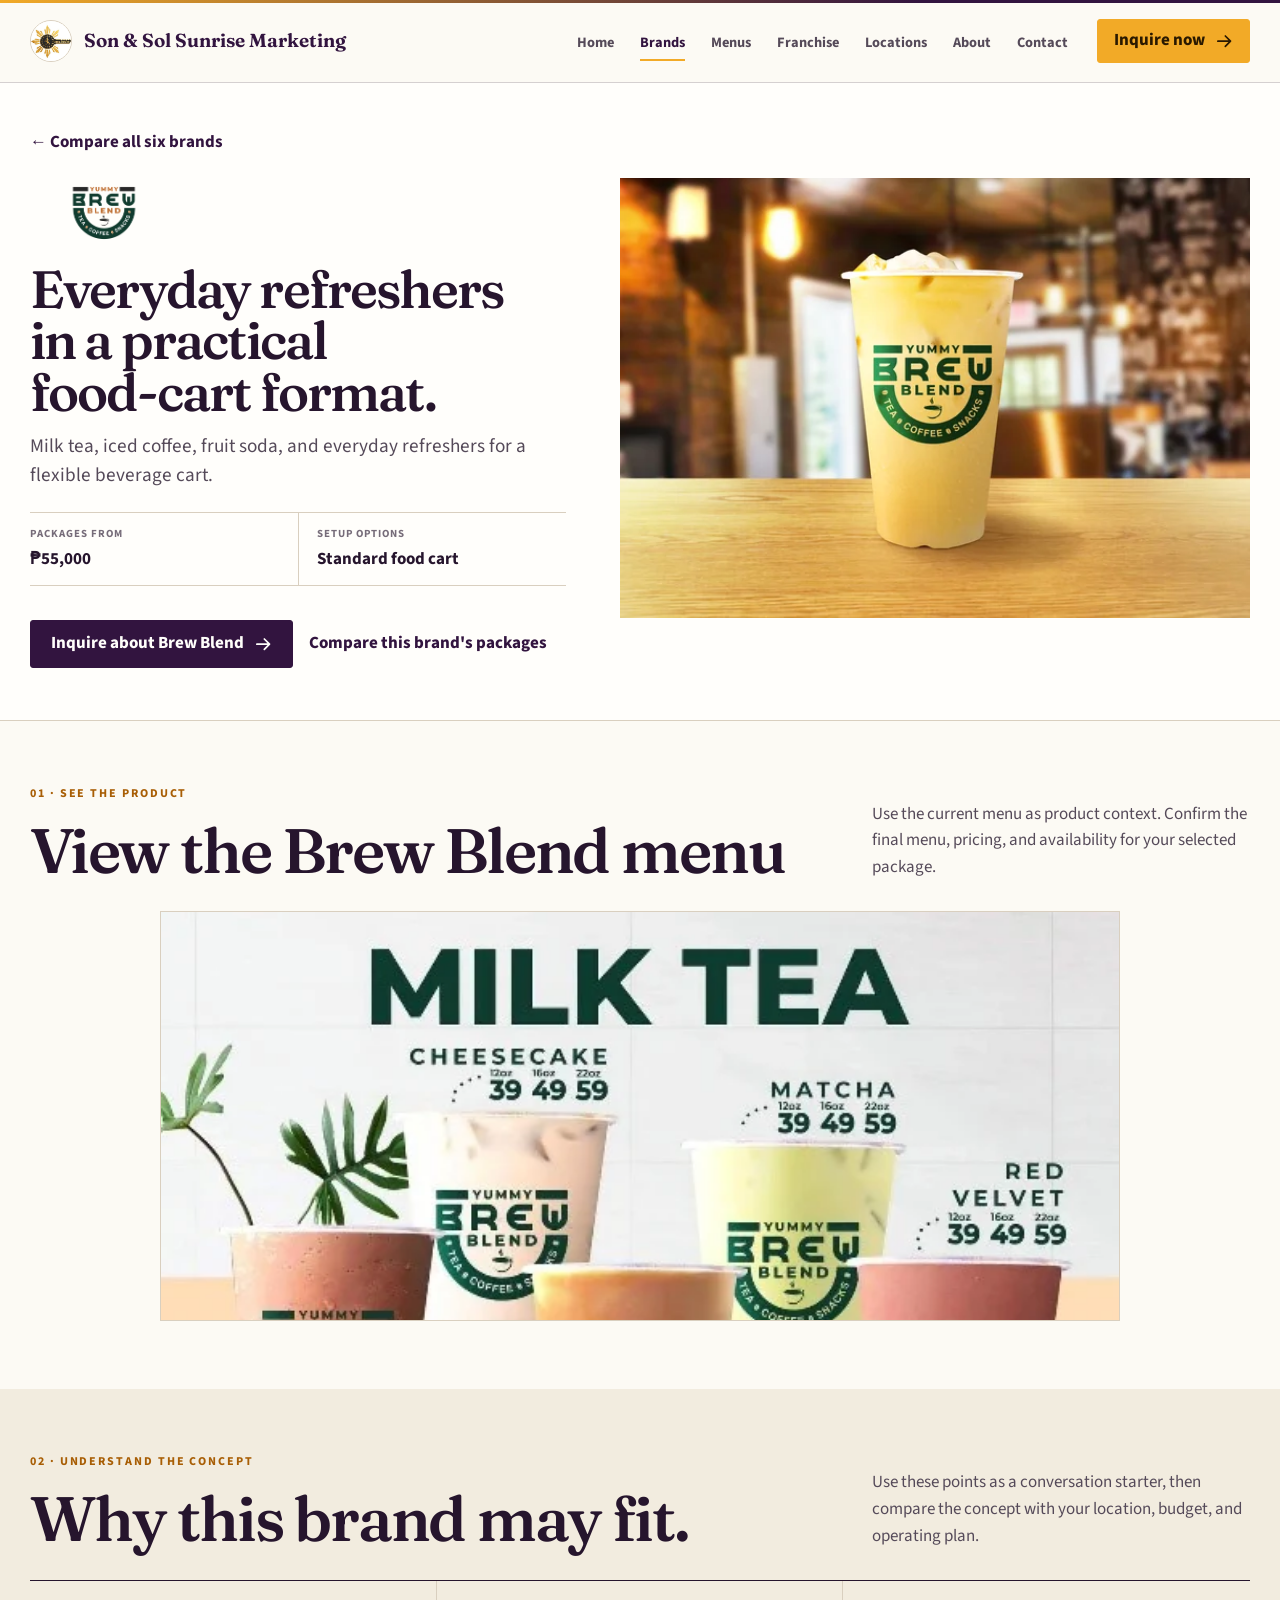
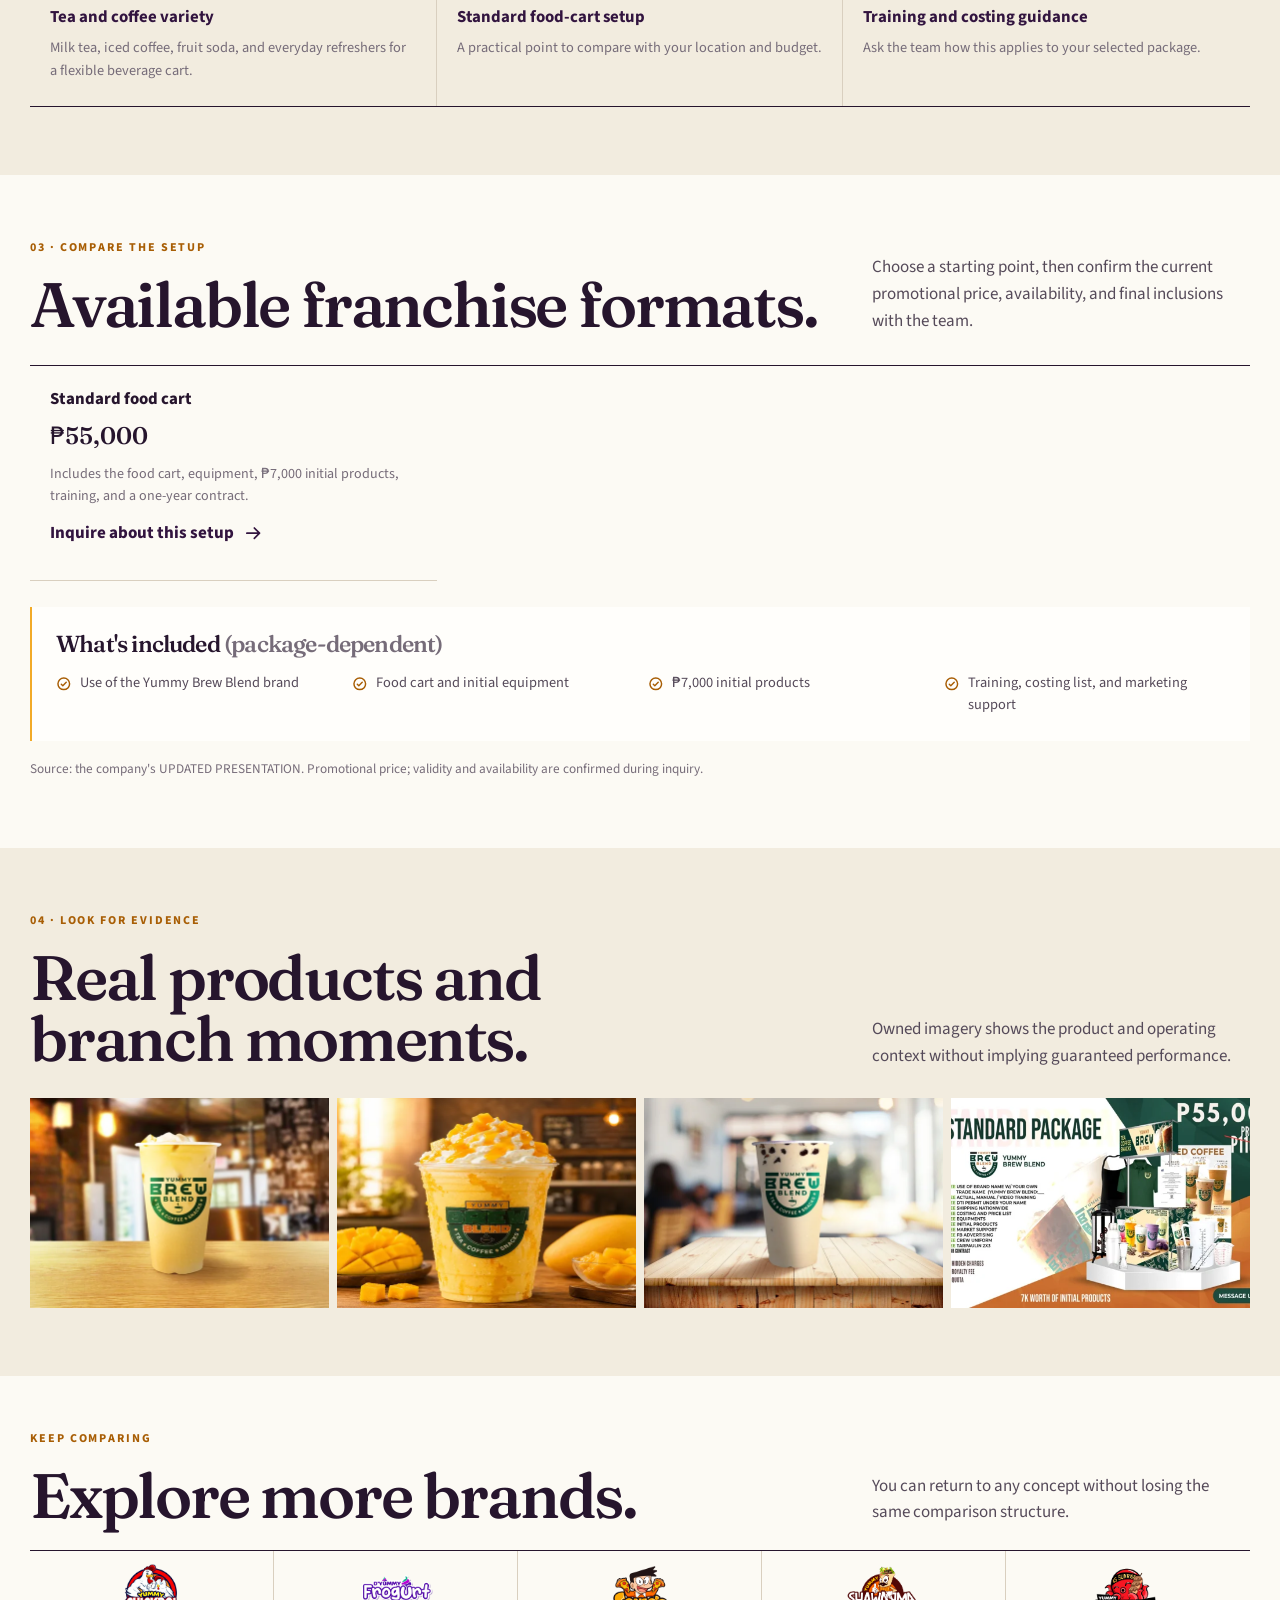
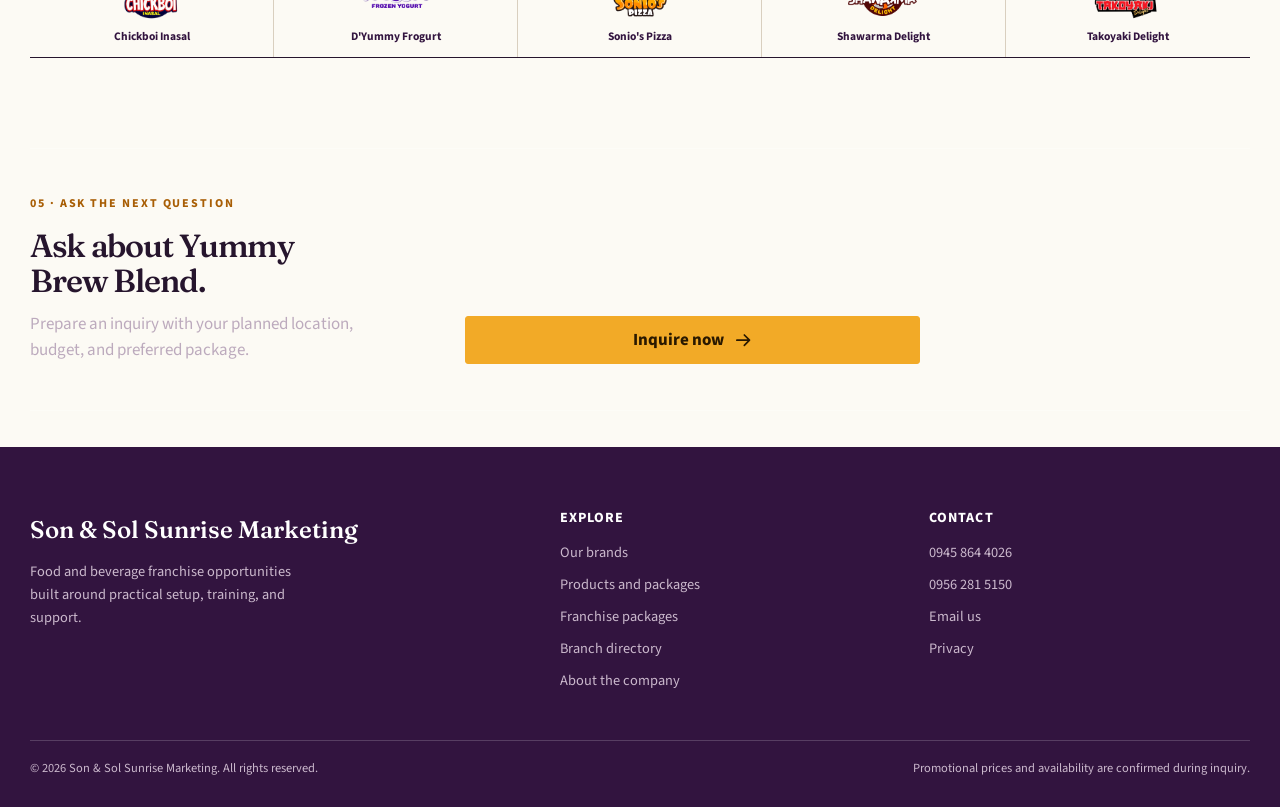
<file: brands/yummy-brew-blend/index.html>
<!doctype html>
<html lang="en-PH">
<head>
<meta charset="utf-8" />
<meta name="viewport" content="width=device-width, initial-scale=1" />
<title>Yummy Brew Blend Franchise | Son &amp; Sol</title>
<meta name="description" content="Milk tea, iced coffee, fruit soda, and everyday refreshers for a flexible beverage cart." />
<meta name="robots" content="index, follow" />

<meta property="og:title" content="Yummy Brew Blend Franchise | Son &amp; Sol" />
<meta property="og:description" content="Milk tea, iced coffee, fruit soda, and everyday refreshers for a flexible beverage cart." />
<meta property="og:image" content="../../assets/img/catalog/brew-caramel-latte.webp" />
<meta property="og:image:alt" content="Yummy Brew Blend franchise concept" />
<meta property="og:type" content="website" />
<meta property="og:locale" content="en_PH" />
<meta property="og:site_name" content="Son &amp; Sol Sunrise Marketing" />

<meta name="twitter:card" content="summary_large_image" />
<meta name="twitter:title" content="Yummy Brew Blend Franchise | Son &amp; Sol" />
<meta name="twitter:description" content="Milk tea, iced coffee, fruit soda, and everyday refreshers for a flexible beverage cart." />
<meta name="twitter:image" content="../../assets/img/catalog/brew-caramel-latte.webp" />
<meta name="twitter:image:alt" content="Yummy Brew Blend franchise concept" />
<meta name="theme-color" content="#32143f" />
<link rel="icon" href="../../assets/img/logo-company.jpg" />
<link rel="preload" href="../../assets/fonts/fraunces-variable.woff2" as="font" type="font/woff2" crossorigin />
<link rel="preload" href="../../assets/fonts/source-sans-3-variable.woff2" as="font" type="font/woff2" crossorigin />
  <link rel="stylesheet" href="../../assets/css/site.css?v=20260723-inquiry-modal-2" />


</head>
<body class="page-brand-detail">
<a class="skip-link" href="#main-content">Skip to main content</a>
<header class="site-header">
  <div class="wrap nav-shell">
    <a class="site-logo" href="../../index.html" aria-label="Son and Sol home">
      <img src="../../assets/img/logo-company.jpg" alt="" width="38" height="38" />
      <span>Son &amp; Sol Sunrise Marketing</span>
    </a>
    <button class="nav-toggle" type="button" aria-label="Open menu" aria-expanded="false" aria-controls="main-nav" data-nav-toggle data-icon-base="../../assets/icons.svg">
      <svg class="icon"><use href="../../assets/icons.svg#i-list" /></svg>
    </button>
    <nav class="main-nav" id="main-nav" aria-label="Primary navigation" data-nav>
      <a class="nav-link " href="../../index.html">Home</a>
      <a class="nav-link active" aria-current="page" href="../../brands/index.html">Brands</a>
      <a class="nav-link " href="../../products/index.html">Menus</a>
      <a class="nav-link " href="../../franchise/index.html">Franchise</a>
      <a class="nav-link " href="../../branches/index.html">Locations</a>
      <a class="nav-link " href="../../about/index.html">About</a>
      <a class="nav-link " href="../../contact/index.html">Contact</a>
      <a class="btn btn-gold header-cta" href="../../contact/index.html#franchise-inquiry">Inquire now <svg class="icon"><use href="../../assets/icons.svg#i-arrow-right" /></svg></a>
    </nav>
  </div>
</header>

<main id="main-content">
<section class="brand-hero" data-brand-path>
  <div class="wrap brand-hero-grid">
    <div>
      <a class="brand-backlink" href="../../brands/index.html">&larr; Compare all six brands</a>
      <img class="brand-hero-logo" src="../../assets/img/brand-logo-brew.webp" alt="Yummy Brew Blend logo" />
      <h1>Everyday refreshers in a practical food-cart format.</h1>
      <p class="lede">Milk tea, iced coffee, fruit soda, and everyday refreshers for a flexible beverage cart.</p>
      <div class="brand-quick">
        <div class="brand-fact"><span>Packages from</span><b>₱55,000</b></div>
        <div class="brand-fact"><span>Setup options</span><b>Standard food cart</b></div>
      </div>
      <div class="hero-actions">
        <a class="btn btn-primary" href="../../contact/index.html?brand=yummy-brew-blend#franchise-inquiry">Inquire about Brew Blend <svg class="icon"><use href="../../assets/icons.svg#i-arrow-right" /></svg></a>
        <a class="btn btn-link" href="#packages">Compare this brand's packages</a>
      </div>
    </div>
    <div class="brand-hero-media"><img src="../../assets/img/catalog/brew-caramel-latte.webp" alt="Yummy Brew Blend product presentation" fetchpriority="high" /></div>
  </div>
</section>

<section class="section-sm brand-menu-section">
  <div class="wrap">
    <div class="section-heading-row"><div><span class="kicker">01 · See the product</span><h2>View the Brew Blend menu</h2></div><p>Use the current menu as product context. Confirm the final menu, pricing, and availability for your selected package.</p></div>
    <div class="menu-feature"><a href="../../assets/img/products/brew-milk-tea.webp" target="_blank" rel="noopener"><img src="../../assets/img/products/brew-milk-tea.webp" alt="View the Brew Blend menu" loading="lazy" /></a></div>
  </div>
</section>

<section class="section section-tint brand-concept-section">
  <div class="wrap">
    <div class="section-heading-row"><div><span class="kicker">02 · Understand the concept</span><h2>Why this brand may fit.</h2></div><p>Use these points as a conversation starter, then compare the concept with your location, budget, and operating plan.</p></div>
    <div class="concept-points"><article class="concept-point"><b>Tea and coffee variety</b><p>Milk tea, iced coffee, fruit soda, and everyday refreshers for a flexible beverage cart.</p></article>
<article class="concept-point"><b>Standard food-cart setup</b><p>A practical point to compare with your location and budget.</p></article>
<article class="concept-point"><b>Training and costing guidance</b><p>Ask the team how this applies to your selected package.</p></article></div>
  </div>
</section>

<section class="section brand-package-section" id="packages">
  <div class="wrap">
    <div class="section-heading-row"><div><span class="kicker">03 · Compare the setup</span><h2>Available franchise formats.</h2></div><p>Choose a starting point, then confirm the current promotional price, availability, and final inclusions with the team.</p></div>
    <div class="setup-grid"><article class="setup-card"><h3>Standard food cart</h3><strong>₱55,000</strong><p>Includes the food cart, equipment, ₱7,000 initial products, training, and a one-year contract.</p><a class="btn btn-link" href="../../contact/index.html?brand=yummy-brew-blend&package=Standard%20food%20cart%20-%20%E2%82%B155%2C000#franchise-inquiry">Inquire about this setup <svg class="icon"><use href="../../assets/icons.svg#i-arrow-right" /></svg></a></article></div>
    <div class="inclusion-band">
      <h3>What's included <span class="muted">(package-dependent)</span></h3>
      <div class="inclusion-list"><span><svg class="icon"><use href="../../assets/icons.svg#i-check-circle" /></svg>Use of the Yummy Brew Blend brand</span>
<span><svg class="icon"><use href="../../assets/icons.svg#i-check-circle" /></svg>Food cart and initial equipment</span>
<span><svg class="icon"><use href="../../assets/icons.svg#i-check-circle" /></svg>₱7,000 initial products</span>
<span><svg class="icon"><use href="../../assets/icons.svg#i-check-circle" /></svg>Training, costing list, and marketing support</span></div>
    </div>
    <p class="promo-note">Source: the company's UPDATED PRESENTATION. Promotional price; validity and availability are confirmed during inquiry.</p>
  </div>
</section>

<section class="section section-tint brand-evidence-section">
  <div class="wrap">
    <div class="section-heading-row"><div><span class="kicker">04 · Look for evidence</span><h2>Real products and branch moments.</h2></div><p>Owned imagery shows the product and operating context without implying guaranteed performance.</p></div>
    <div class="gallery-rail"><img src="../../assets/img/catalog/brew-caramel-latte.webp" alt="Yummy Brew Blend gallery image" loading="lazy" />
<img src="../../assets/img/catalog/brew-mango-frappe.webp" alt="Yummy Brew Blend gallery image" loading="lazy" />
<img src="../../assets/img/catalog/brew-okinawa-milk-tea.webp" alt="Yummy Brew Blend gallery image" loading="lazy" />
<img src="../../assets/img/products/standard-brew.webp" alt="Yummy Brew Blend gallery image" loading="lazy" /></div>
  </div>
</section>

<section class="section-sm brand-related-section">
  <div class="wrap">
    <div class="section-heading-row"><div><span class="kicker">Keep comparing</span><h2>Explore more brands.</h2></div><p>You can return to any concept without losing the same comparison structure.</p></div>
    <div class="related-logos"><a class="related-logo" href="../../brands/yummy-chickboi-inasal/index.html"><img src="../../assets/img/brand-logo-chickboi.webp" alt="Yummy Chickboi Inasal logo" loading="lazy" /><span>Chickboi Inasal</span></a>
<a class="related-logo" href="../../brands/dyummy-frogurt/index.html"><img src="../../assets/img/brand-logo-frogurt.webp" alt="D&#39;Yummy Frogurt logo" loading="lazy" /><span>D&#39;Yummy Frogurt</span></a>
<a class="related-logo" href="../../brands/sonios-pizza/index.html"><img src="../../assets/img/brand-logo-pizza.webp" alt="Sonio&#39;s Pizza logo" loading="lazy" /><span>Sonio&#39;s Pizza</span></a>
<a class="related-logo" href="../../brands/yummy-shawarma-delight/index.html"><img src="../../assets/img/brand-logo-shawarma.webp" alt="Yummy Shawarma Delight logo" loading="lazy" /><span>Shawarma Delight</span></a>
<a class="related-logo" href="../../brands/yummy-takoyaki-delight/index.html"><img src="../../assets/img/brand-logo-takoyaki.webp" alt="Yummy Takoyaki Delight logo" loading="lazy" /><span>Takoyaki Delight</span></a></div>
  </div>
</section>

<section class="section-sm brand-close-section"><div class="wrap cta-band"><div><span class="kicker">05 · Ask the next question</span><h3>Ask about Yummy Brew Blend.</h3><p>Prepare an inquiry with your planned location, budget, and preferred package.</p></div><a class="btn btn-gold" href="../../contact/index.html?brand=yummy-brew-blend#franchise-inquiry">Inquire now <svg class="icon"><use href="../../assets/icons.svg#i-arrow-right" /></svg></a></div></section>

</main>

<nav class="mobile-actions" aria-label="Quick contact">
  <a href="tel:09458644026"><svg class="icon"><use href="../../assets/icons.svg#i-phone" /></svg> Call</a>
  <a href="https://m.me/61580925713264" target="_blank" rel="noopener noreferrer"><svg class="icon"><use href="../../assets/icons.svg#i-facebook-logo" /></svg> Messenger</a>
  <a href="../../contact/index.html#franchise-inquiry">Inquire now <svg class="icon"><use href="../../assets/icons.svg#i-arrow-right" /></svg></a>
</nav>

<footer class="site-footer">
  <div class="wrap">
    <div class="footer-grid">
      <div>
        <div class="footer-brand">Son &amp; Sol Sunrise Marketing</div>
        <p>Food and beverage franchise opportunities built around practical setup, training, and support.</p>
      </div>
      <div>
        <h3>Explore</h3>
        <a href="../../brands/index.html">Our brands</a>
        <a href="../../products/index.html">Products and packages</a>
        <a href="../../franchise/index.html">Franchise packages</a>
        <a href="../../branches/index.html">Branch directory</a>
        <a href="../../about/index.html">About the company</a>
      </div>
      <div>
        <h3>Contact</h3>
        <a href="tel:09458644026">0945 864 4026</a>
        <a href="tel:09562815150">0956 281 5150</a>
        <a href="mailto:sonandsolsunrisemarketingmain@gmail.com">Email us</a>
        <a href="../../privacy/index.html">Privacy</a>
      </div>
    </div>
    <div class="footer-end">
      <span>&copy; <span data-year>2026</span> Son &amp; Sol Sunrise Marketing. All rights reserved.</span>
      <span>Promotional prices and availability are confirmed during inquiry.</span>
    </div>
  </div>
</footer>
<dialog class="inquiry-modal" data-inquiry-modal aria-labelledby="inquiry-modal-title">
  <div class="inquiry-modal-panel">
    <div class="inquiry-modal-head">
      <div><span class="kicker">Franchise inquiry</span><h2 id="inquiry-modal-title">Start your franchise inquiry.</h2></div>
      <button class="inquiry-modal-close" type="button" data-inquiry-close aria-label="Close inquiry"><span aria-hidden="true">&times;</span></button>
    </div>
    <div class="conversation-workspace-grid">
      <form class="conversation-form" data-inquiry-form data-compact-inquiry novalidate>
        <div class="inquiry-progress" data-inquiry-progress>
          <div class="inquiry-progress-status"><span data-step-status aria-live="polite">Step 1 of 3</span><strong>One clear step at a time.</strong></div>
          <ol aria-label="Inquiry progress">
            <li data-step-indicator="0" aria-current="step"><span>01</span><strong>About you</strong></li>
            <li data-step-indicator="1"><span>02</span><strong>Business plan</strong></li>
            <li data-step-indicator="2"><span>03</span><strong>Review</strong></li>
          </ol>
        </div>

        <fieldset class="conversation-step contact-step" data-inquiry-step="about-you" data-step-panel="0" data-step-one-layout="contact-strip">
          <legend tabindex="-1"><span>01</span><strong>Your contact details</strong></legend>
          <div class="contact-step-summary">
            <p>Tell the team who you are and where they can reply.</p>
            <span><svg class="icon" aria-hidden="true"><use href="../../assets/icons.svg#i-seal-check" /></svg> Private until you choose a handoff.</span>
          </div>
          <div class="contact-step-grid" data-contact-step-grid>
            <div class="conversation-field contact-step-field"><label for="name">Full name <span>Required</span></label><input id="name" name="name" required maxlength="100" autocomplete="name" placeholder="Juan Dela Cruz" aria-describedby="name-error" /><span class="field-error" id="name-error" data-field-error="name" aria-live="polite"></span></div>
            <div class="conversation-field contact-step-field"><label for="phone">Mobile number <span>Required</span></label><input id="phone" name="phone" type="tel" required maxlength="15" autocomplete="tel" inputmode="tel" placeholder="09XX XXX XXXX" aria-describedby="phone-help phone-error" /><small id="phone-help">11 digits, starting with 09.</small><span class="field-error" id="phone-error" data-phone-error data-field-error="phone" aria-live="polite"></span></div>
            <div class="conversation-field contact-step-field"><label for="email">Email <span>Optional</span></label><input id="email" name="email" type="email" maxlength="120" autocomplete="email" placeholder="you@email.com" aria-describedby="email-error" /><span class="field-error" id="email-error" data-field-error="email" aria-live="polite"></span></div>
          </div>
          <div class="contact-step-footer">
            <p><strong>Next:</strong> your preferred brand, location, and budget.</p>
            <div class="inquiry-step-actions inquiry-step-actions-forward"><button class="btn btn-primary" type="button" data-step-next>Continue <svg class="icon"><use href="../../assets/icons.svg#i-arrow-right" /></svg></button></div>
          </div>
        </fieldset>

        <fieldset class="conversation-step" data-inquiry-step="business-plan" data-step-panel="1">
          <legend tabindex="-1"><span>02</span><strong>Your planned business</strong></legend>
          <p class="conversation-step-intro">The concept, location, and working budget you want to discuss.</p>
          <div class="conversation-field"><label for="city">Planned city or municipality <span>Required</span></label><input id="city" name="city" required maxlength="100" placeholder="Where you plan to open" aria-describedby="city-error" /><span class="field-error" id="city-error" data-field-error="city" aria-live="polite"></span></div>
          <div class="conversation-field conversation-brand-field" data-brand-group role="group" aria-labelledby="brand-group-label" aria-describedby="brand-help brand-error" aria-required="true">
            <div class="conversation-field-label" id="brand-group-label">Interested brands <span>Required</span></div>
            <p class="brand-choice-help" id="brand-help">Choose one or more concepts. Select “Not sure yet” if you want guidance.</p>
            <div class="brand-choice-grid">
              <label class="brand-choice"><input type="checkbox" name="brand" value="yummy-chickboi-inasal" data-brand-label="Yummy Chickboi Inasal" /><span><strong>Yummy Chickboi Inasal</strong><small>Select this concept</small></span></label>
<label class="brand-choice"><input type="checkbox" name="brand" value="dyummy-frogurt" data-brand-label="D&#39;Yummy Frogurt" /><span><strong>D&#39;Yummy Frogurt</strong><small>Select this concept</small></span></label>
<label class="brand-choice"><input type="checkbox" name="brand" value="yummy-brew-blend" data-brand-label="Yummy Brew Blend" /><span><strong>Yummy Brew Blend</strong><small>Select this concept</small></span></label>
<label class="brand-choice"><input type="checkbox" name="brand" value="sonios-pizza" data-brand-label="Sonio&#39;s Pizza" /><span><strong>Sonio&#39;s Pizza</strong><small>Select this concept</small></span></label>
<label class="brand-choice"><input type="checkbox" name="brand" value="yummy-shawarma-delight" data-brand-label="Yummy Shawarma Delight" /><span><strong>Yummy Shawarma Delight</strong><small>Select this concept</small></span></label>
<label class="brand-choice"><input type="checkbox" name="brand" value="yummy-takoyaki-delight" data-brand-label="Yummy Takoyaki Delight" /><span><strong>Yummy Takoyaki Delight</strong><small>Select this concept</small></span></label>
<label class="brand-choice brand-choice-unsure"><input type="checkbox" name="brand" value="not-sure" data-brand-label="Not sure yet" data-brand-unsure /><span><strong>Not sure yet</strong><small>Ask the team for guidance</small></span></label>
            </div>
            <span class="field-error" id="brand-error" data-brand-error data-field-error="brand" aria-live="polite"></span>
          </div>
          <div class="conversation-field"><label for="package">Package or budget <span>Optional</span></label><input id="package" name="package" maxlength="100" placeholder="e.g., Silver Food Cart or P135,000" /></div>
          <label class="conversation-check"><input type="checkbox" name="capital" /><span><strong>My capital is ready.</strong><small>You can leave this unchecked if you prefer to discuss preparation first.</small></span></label>
          <div class="inquiry-step-actions"><button class="btn btn-link" type="button" data-step-back>Back</button><button class="btn btn-primary" type="button" data-step-next>Continue to review <svg class="icon"><use href="../../assets/icons.svg#i-arrow-right" /></svg></button></div>
        </fieldset>

        <fieldset class="conversation-step" data-inquiry-step="review-consent" data-step-panel="2">
          <legend tabindex="-1"><span>03</span><strong>Review and consent</strong></legend>
          <p class="conversation-step-intro">Confirm how your details will be handled before preparing the message.</p>
          <label class="conversation-check conversation-check-privacy"><input type="checkbox" name="privacy" required aria-describedby="privacy-error" /><span><strong>I understand how my inquiry details will be used.</strong><small>Read the <a href="../../privacy/index.html">privacy notice</a>. Nothing is automatically sent or stored by this website.</small><span class="field-error" id="privacy-error" data-field-error="privacy" aria-live="polite"></span></span></label>
          <div class="inquiry-step-actions"><button class="btn btn-link" type="button" data-step-back>Back</button><button class="btn btn-gold conversation-submit" type="submit">Prepare inquiry <svg class="icon"><use href="../../assets/icons.svg#i-arrow-right" /></svg></button></div>
          <p class="form-note">You decide whether to open an email draft or copy the prepared message.</p>
        </fieldset>
      </form>

      <div class="contact-guidance-stack">
        <aside class="inquiry-review-ledger" data-inquiry-review data-ready-panel aria-labelledby="review-title">
          <div class="inquiry-review-heading"><span class="kicker">Your local draft</span><h2 id="review-title">Review before sending.</h2><p data-review-status role="status" aria-live="polite">Your details stay with you.</p></div>

          <div class="review-state review-idle" data-review-idle>
            <span>Nothing entered yet</span>
            <p>Complete the form to build a reviewable inquiry in this browser.</p>
          </div>

          <div class="review-state review-draft" data-review-draft hidden>
            <dl class="inquiry-draft-list">
              <div><dt>Name</dt><dd data-draft-name>Not provided</dd></div>
              <div><dt>Mobile</dt><dd data-draft-phone>Not provided</dd></div>
              <div><dt>Location</dt><dd data-draft-city>Not provided</dd></div>
              <div><dt>Brands</dt><dd data-draft-brand>Not selected</dd></div>
              <div><dt>Package or budget</dt><dd data-draft-package>Not specified</dd></div>
            </dl>
            <p>Prepare the inquiry after reviewing these details.</p>
          </div>

          <div class="review-state review-needs-review" data-review-needs-review hidden>
            <span>Details changed</span>
            <p>Prepare the inquiry again so the email and copied message use your latest information.</p>
          </div>

          <div class="review-state review-prepared" data-review-prepared hidden>
            <span>Inquiry prepared</span>
            <p>Your final message is ready. Choose how you want to continue.</p>
            <pre class="prepared-inquiry-preview" data-prepared-preview></pre>
          </div>

          <div class="review-state review-handed-off" data-review-handed-off hidden>
            <span>Continue in your chosen channel</span>
            <h3>One last step remains.</h3>
            <p data-handoff-result>Your inquiry is ready outside this website. Send or paste it there to reach the Son &amp; Sol team.</p>
            <div class="handoff-next">
              <strong>What happens next</strong>
              <ol>
                <li>Send the prepared message in your chosen channel.</li>
                <li>The team reviews your location, brand, and budget context.</li>
                <li>A confirmed reply-time commitment will be published once approved by the owner.</li>
              </ol>
            </div>
            <div class="owner-gated-channels" aria-label="Contact channels">
              <a class="channel-card" data-owner-gated-channel="messenger" href="https://m.me/61580925713264" target="_blank" rel="noopener noreferrer">
                <svg class="icon channel-icon" aria-hidden="true"><use href="../../assets/icons.svg#i-facebook-logo" /></svg>
                <span class="channel-text">
                  <strong>Message on Messenger</strong>
                  <small>D&#x2019; Yummy Frogurt Main Page</small>
                </span>
                <svg class="icon channel-arrow" aria-hidden="true"><use href="../../assets/icons.svg#i-arrow-right" /></svg>
              </a>
              <a class="channel-card" data-owner-gated-channel="sms" href="sms:09661470427">
                <svg class="icon channel-icon" aria-hidden="true"><use href="../../assets/icons.svg#i-phone" /></svg>
                <span class="channel-text">
                  <strong>Send an SMS</strong>
                  <small>0966 147 0427</small>
                </span>
                <svg class="icon channel-arrow" aria-hidden="true"><use href="../../assets/icons.svg#i-arrow-right" /></svg>
              </a>
            </div>
          </div>

          <div class="inquiry-review-actions">
            <a class="btn btn-primary" data-email-inquiry href="mailto:sonandsolsunrisemarketingmain@gmail.com">Open email app</a>
            <button class="btn btn-outline" data-copy-inquiry type="button">Copy inquiry details</button>
            <div class="copy-status" data-copy-status role="status" aria-live="polite"></div>
            <textarea class="copy-fallback" data-copy-fallback readonly hidden aria-label="Prepared inquiry text"></textarea>
          </div>
        </aside>
      </div>
    </div>

  </div>
</dialog>
<script src="../../assets/js/site.js?v=20260723-franchise-video" defer></script>
<script src="../../assets/js/inquiry.js?v=20260723-inquiry-modal" defer></script>

</body>
</html>
</file>
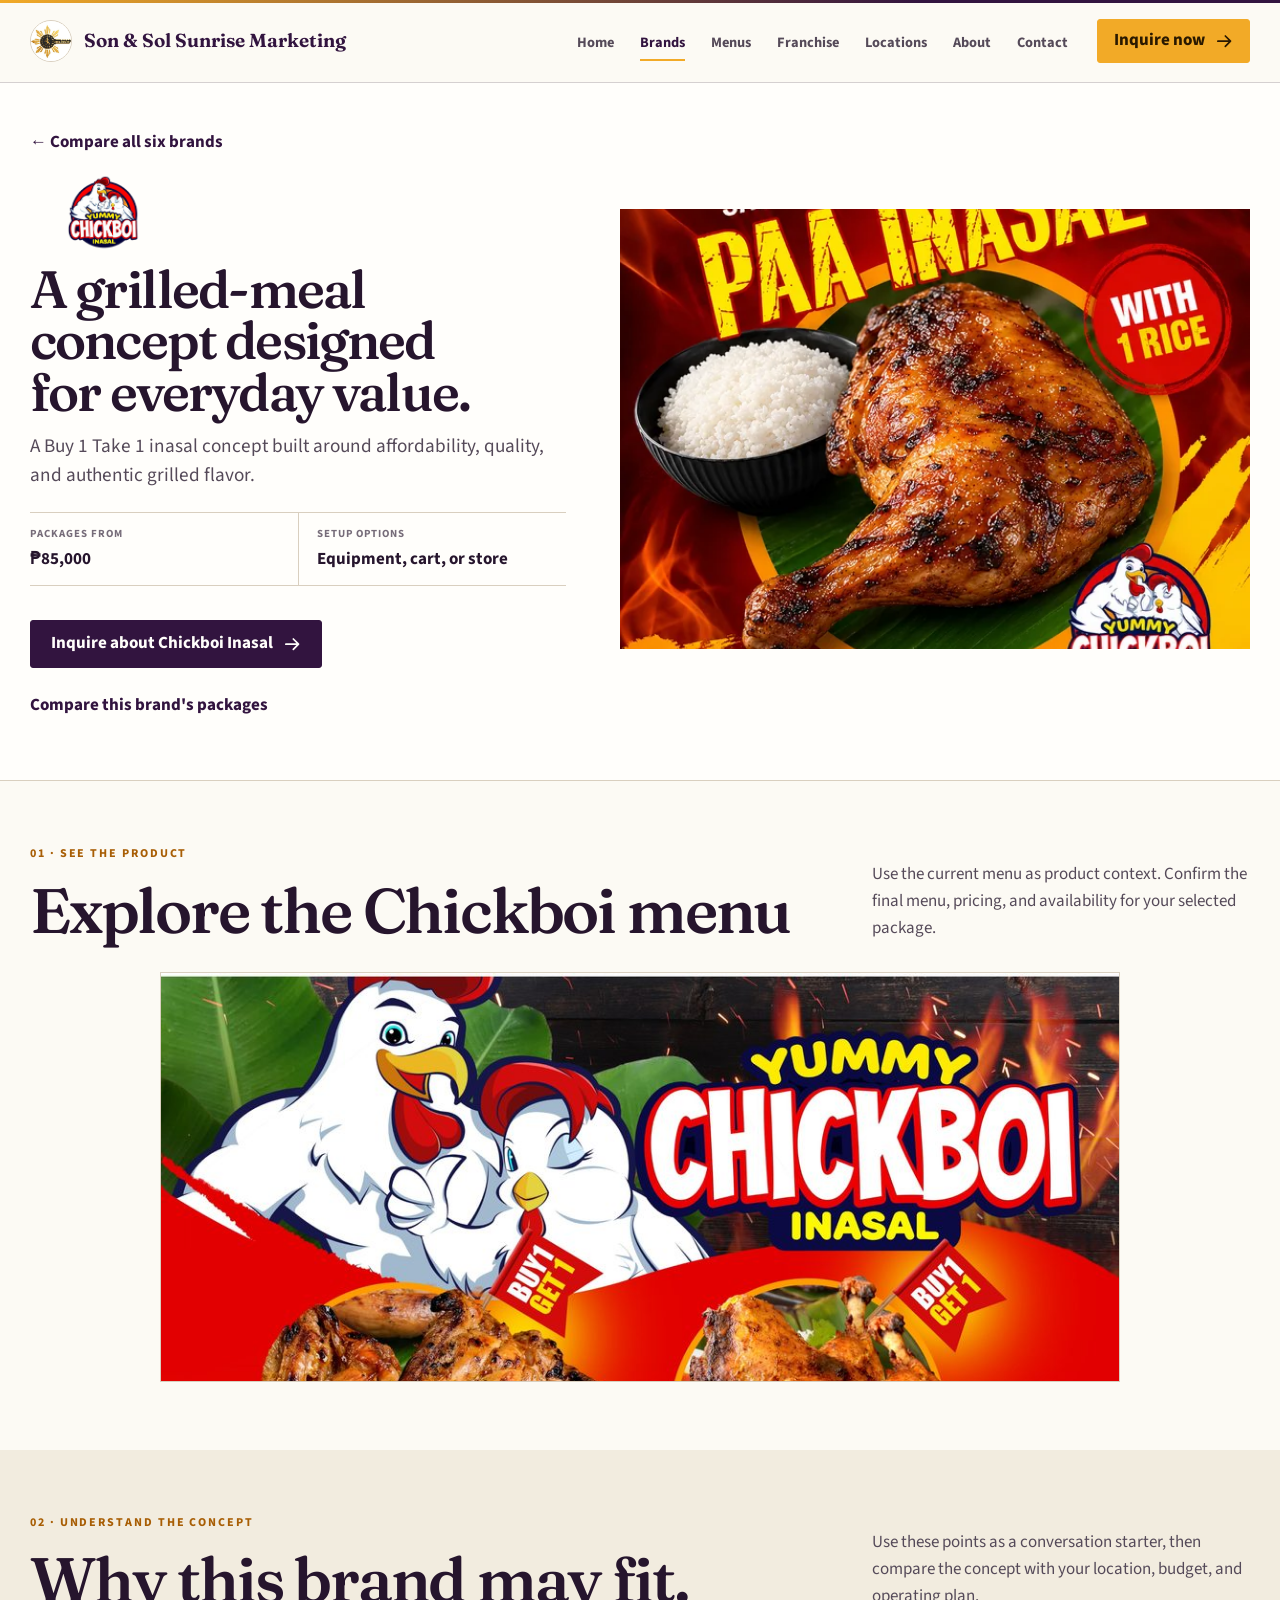
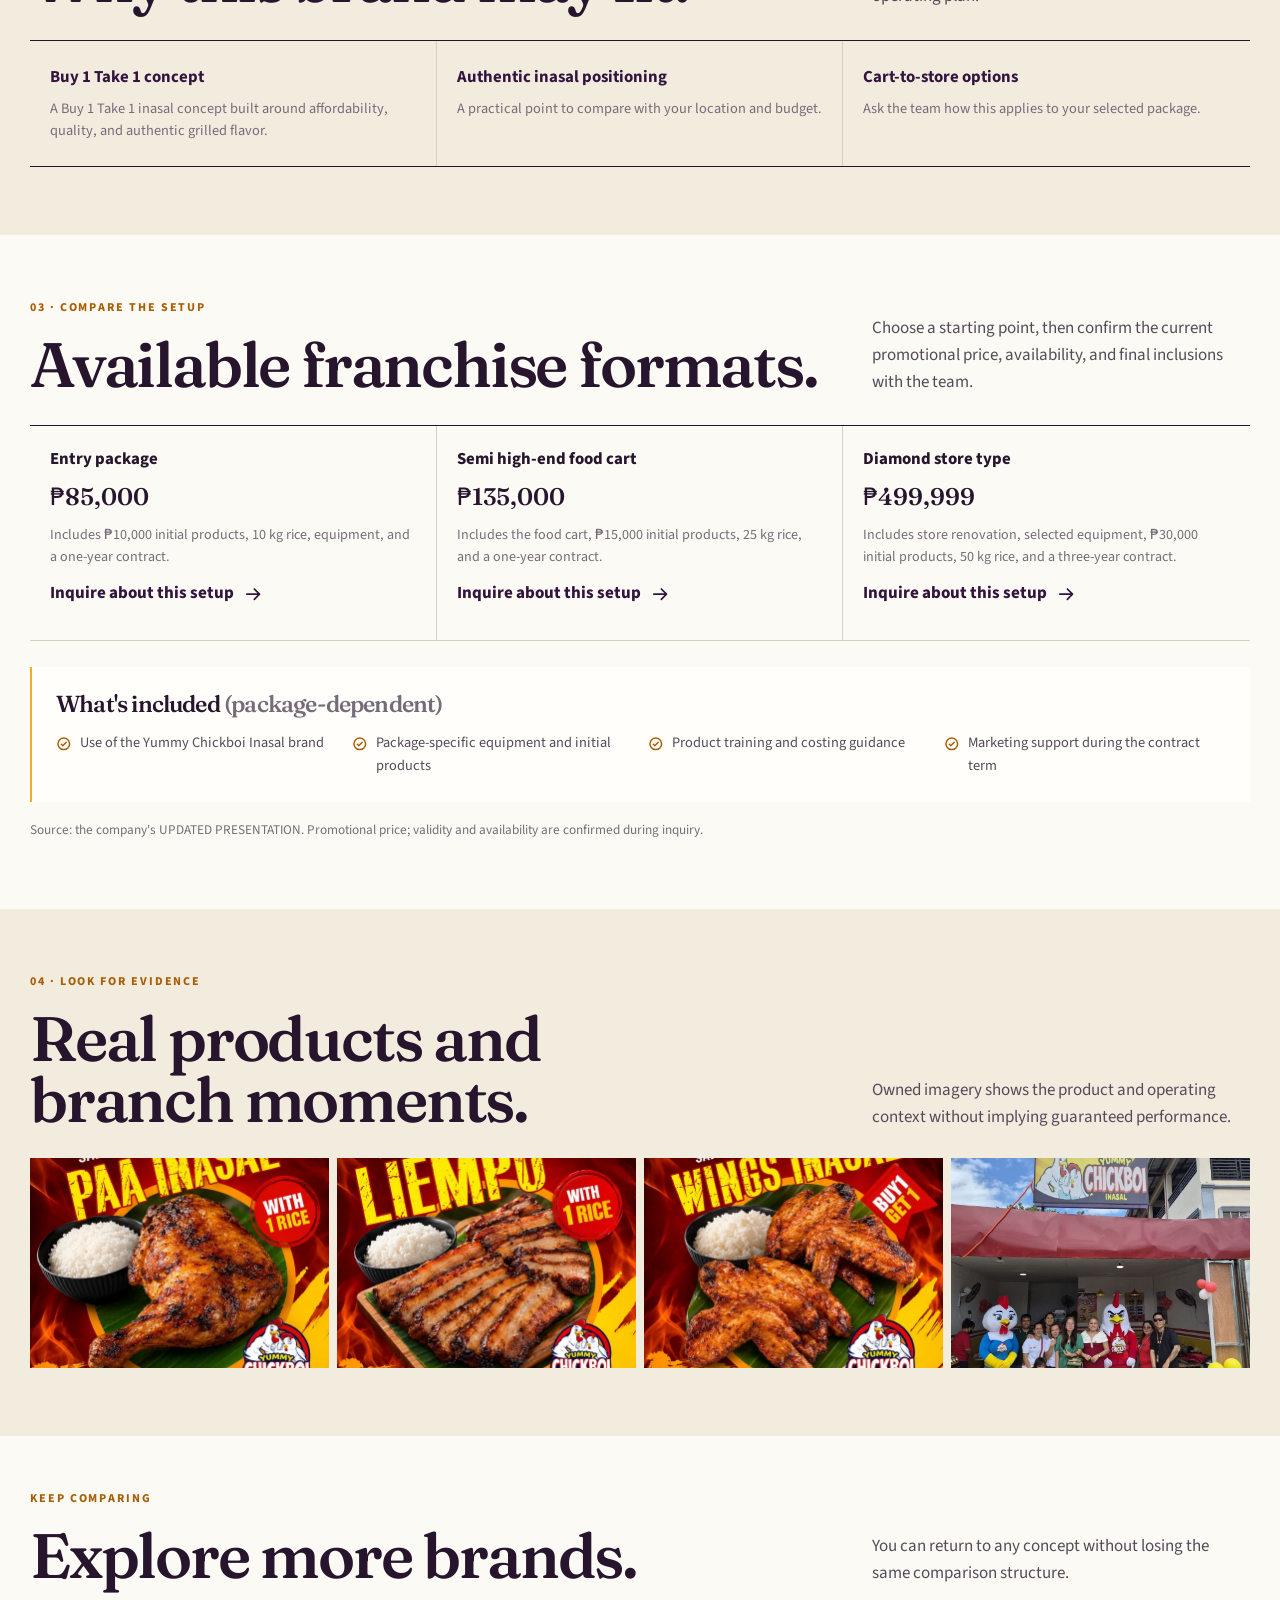
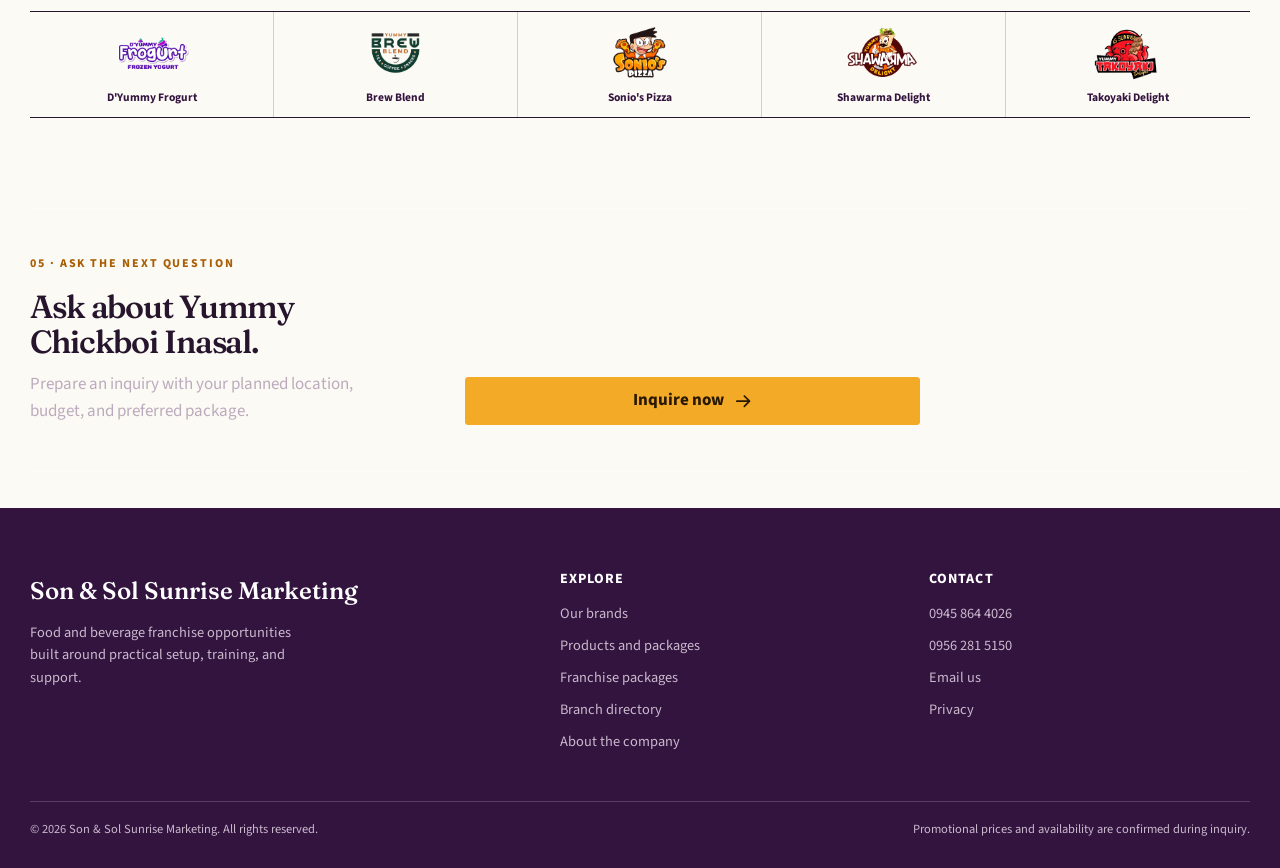
<file: brands/yummy-chickboi-inasal/index.html>
<!doctype html>
<html lang="en-PH">
<head>
<meta charset="utf-8" />
<meta name="viewport" content="width=device-width, initial-scale=1" />
<title>Yummy Chickboi Inasal Franchise | Son &amp; Sol</title>
<meta name="description" content="A Buy 1 Take 1 inasal concept built around affordability, quality, and authentic grilled flavor." />
<meta name="robots" content="index, follow" />

<meta property="og:title" content="Yummy Chickboi Inasal Franchise | Son &amp; Sol" />
<meta property="og:description" content="A Buy 1 Take 1 inasal concept built around affordability, quality, and authentic grilled flavor." />
<meta property="og:image" content="../../assets/img/catalog/chickboi-paa-rice.webp" />
<meta property="og:image:alt" content="Yummy Chickboi Inasal franchise concept" />
<meta property="og:type" content="website" />
<meta property="og:locale" content="en_PH" />
<meta property="og:site_name" content="Son &amp; Sol Sunrise Marketing" />

<meta name="twitter:card" content="summary_large_image" />
<meta name="twitter:title" content="Yummy Chickboi Inasal Franchise | Son &amp; Sol" />
<meta name="twitter:description" content="A Buy 1 Take 1 inasal concept built around affordability, quality, and authentic grilled flavor." />
<meta name="twitter:image" content="../../assets/img/catalog/chickboi-paa-rice.webp" />
<meta name="twitter:image:alt" content="Yummy Chickboi Inasal franchise concept" />
<meta name="theme-color" content="#32143f" />
<link rel="icon" href="../../assets/img/logo-company.jpg" />
<link rel="preload" href="../../assets/fonts/fraunces-variable.woff2" as="font" type="font/woff2" crossorigin />
<link rel="preload" href="../../assets/fonts/source-sans-3-variable.woff2" as="font" type="font/woff2" crossorigin />
  <link rel="stylesheet" href="../../assets/css/site.css?v=20260723-inquiry-modal-2" />


</head>
<body class="page-brand-detail">
<a class="skip-link" href="#main-content">Skip to main content</a>
<header class="site-header">
  <div class="wrap nav-shell">
    <a class="site-logo" href="../../index.html" aria-label="Son and Sol home">
      <img src="../../assets/img/logo-company.jpg" alt="" width="38" height="38" />
      <span>Son &amp; Sol Sunrise Marketing</span>
    </a>
    <button class="nav-toggle" type="button" aria-label="Open menu" aria-expanded="false" aria-controls="main-nav" data-nav-toggle data-icon-base="../../assets/icons.svg">
      <svg class="icon"><use href="../../assets/icons.svg#i-list" /></svg>
    </button>
    <nav class="main-nav" id="main-nav" aria-label="Primary navigation" data-nav>
      <a class="nav-link " href="../../index.html">Home</a>
      <a class="nav-link active" aria-current="page" href="../../brands/index.html">Brands</a>
      <a class="nav-link " href="../../products/index.html">Menus</a>
      <a class="nav-link " href="../../franchise/index.html">Franchise</a>
      <a class="nav-link " href="../../branches/index.html">Locations</a>
      <a class="nav-link " href="../../about/index.html">About</a>
      <a class="nav-link " href="../../contact/index.html">Contact</a>
      <a class="btn btn-gold header-cta" href="../../contact/index.html#franchise-inquiry">Inquire now <svg class="icon"><use href="../../assets/icons.svg#i-arrow-right" /></svg></a>
    </nav>
  </div>
</header>

<main id="main-content">
<section class="brand-hero" data-brand-path>
  <div class="wrap brand-hero-grid">
    <div>
      <a class="brand-backlink" href="../../brands/index.html">&larr; Compare all six brands</a>
      <img class="brand-hero-logo" src="../../assets/img/brand-logo-chickboi.webp" alt="Yummy Chickboi Inasal logo" />
      <h1>A grilled-meal concept designed for everyday value.</h1>
      <p class="lede">A Buy 1 Take 1 inasal concept built around affordability, quality, and authentic grilled flavor.</p>
      <div class="brand-quick">
        <div class="brand-fact"><span>Packages from</span><b>₱85,000</b></div>
        <div class="brand-fact"><span>Setup options</span><b>Equipment, cart, or store</b></div>
      </div>
      <div class="hero-actions">
        <a class="btn btn-primary" href="../../contact/index.html?brand=yummy-chickboi-inasal#franchise-inquiry">Inquire about Chickboi Inasal <svg class="icon"><use href="../../assets/icons.svg#i-arrow-right" /></svg></a>
        <a class="btn btn-link" href="#packages">Compare this brand's packages</a>
      </div>
    </div>
    <div class="brand-hero-media"><img src="../../assets/img/catalog/chickboi-paa-rice.webp" alt="Yummy Chickboi Inasal product presentation" fetchpriority="high" /></div>
  </div>
</section>

<section class="section-sm brand-menu-section">
  <div class="wrap">
    <div class="section-heading-row"><div><span class="kicker">01 · See the product</span><h2>Explore the Chickboi menu</h2></div><p>Use the current menu as product context. Confirm the final menu, pricing, and availability for your selected package.</p></div>
    <div class="menu-feature"><a href="../../assets/img/hero-buy1take1.jpg" target="_blank" rel="noopener"><img src="../../assets/img/hero-buy1take1.jpg" alt="Explore the Chickboi menu" loading="lazy" /></a></div>
  </div>
</section>

<section class="section section-tint brand-concept-section">
  <div class="wrap">
    <div class="section-heading-row"><div><span class="kicker">02 · Understand the concept</span><h2>Why this brand may fit.</h2></div><p>Use these points as a conversation starter, then compare the concept with your location, budget, and operating plan.</p></div>
    <div class="concept-points"><article class="concept-point"><b>Buy 1 Take 1 concept</b><p>A Buy 1 Take 1 inasal concept built around affordability, quality, and authentic grilled flavor.</p></article>
<article class="concept-point"><b>Authentic inasal positioning</b><p>A practical point to compare with your location and budget.</p></article>
<article class="concept-point"><b>Cart-to-store options</b><p>Ask the team how this applies to your selected package.</p></article></div>
  </div>
</section>

<section class="section brand-package-section" id="packages">
  <div class="wrap">
    <div class="section-heading-row"><div><span class="kicker">03 · Compare the setup</span><h2>Available franchise formats.</h2></div><p>Choose a starting point, then confirm the current promotional price, availability, and final inclusions with the team.</p></div>
    <div class="setup-grid"><article class="setup-card"><h3>Entry package</h3><strong>₱85,000</strong><p>Includes ₱10,000 initial products, 10 kg rice, equipment, and a one-year contract.</p><a class="btn btn-link" href="../../contact/index.html?brand=yummy-chickboi-inasal&package=Entry%20package%20-%20%E2%82%B185%2C000#franchise-inquiry">Inquire about this setup <svg class="icon"><use href="../../assets/icons.svg#i-arrow-right" /></svg></a></article>
<article class="setup-card"><h3>Semi high-end food cart</h3><strong>₱135,000</strong><p>Includes the food cart, ₱15,000 initial products, 25 kg rice, and a one-year contract.</p><a class="btn btn-link" href="../../contact/index.html?brand=yummy-chickboi-inasal&package=Semi%20high-end%20food%20cart%20-%20%E2%82%B1135%2C000#franchise-inquiry">Inquire about this setup <svg class="icon"><use href="../../assets/icons.svg#i-arrow-right" /></svg></a></article>
<article class="setup-card"><h3>Diamond store type</h3><strong>₱499,999</strong><p>Includes store renovation, selected equipment, ₱30,000 initial products, 50 kg rice, and a three-year contract.</p><a class="btn btn-link" href="../../contact/index.html?brand=yummy-chickboi-inasal&package=Diamond%20store%20type%20-%20%E2%82%B1499%2C999#franchise-inquiry">Inquire about this setup <svg class="icon"><use href="../../assets/icons.svg#i-arrow-right" /></svg></a></article></div>
    <div class="inclusion-band">
      <h3>What's included <span class="muted">(package-dependent)</span></h3>
      <div class="inclusion-list"><span><svg class="icon"><use href="../../assets/icons.svg#i-check-circle" /></svg>Use of the Yummy Chickboi Inasal brand</span>
<span><svg class="icon"><use href="../../assets/icons.svg#i-check-circle" /></svg>Package-specific equipment and initial products</span>
<span><svg class="icon"><use href="../../assets/icons.svg#i-check-circle" /></svg>Product training and costing guidance</span>
<span><svg class="icon"><use href="../../assets/icons.svg#i-check-circle" /></svg>Marketing support during the contract term</span></div>
    </div>
    <p class="promo-note">Source: the company's UPDATED PRESENTATION. Promotional price; validity and availability are confirmed during inquiry.</p>
  </div>
</section>

<section class="section section-tint brand-evidence-section">
  <div class="wrap">
    <div class="section-heading-row"><div><span class="kicker">04 · Look for evidence</span><h2>Real products and branch moments.</h2></div><p>Owned imagery shows the product and operating context without implying guaranteed performance.</p></div>
    <div class="gallery-rail"><img src="../../assets/img/catalog/chickboi-paa-rice.webp" alt="Yummy Chickboi Inasal gallery image" loading="lazy" />
<img src="../../assets/img/catalog/chickboi-liempo-rice.webp" alt="Yummy Chickboi Inasal gallery image" loading="lazy" />
<img src="../../assets/img/catalog/chickboi-wings.webp" alt="Yummy Chickboi Inasal gallery image" loading="lazy" />
<img src="../../assets/img/branch-cabuyao.jpg" alt="Yummy Chickboi Inasal gallery image" loading="lazy" /></div>
  </div>
</section>

<section class="section-sm brand-related-section">
  <div class="wrap">
    <div class="section-heading-row"><div><span class="kicker">Keep comparing</span><h2>Explore more brands.</h2></div><p>You can return to any concept without losing the same comparison structure.</p></div>
    <div class="related-logos"><a class="related-logo" href="../../brands/dyummy-frogurt/index.html"><img src="../../assets/img/brand-logo-frogurt.webp" alt="D&#39;Yummy Frogurt logo" loading="lazy" /><span>D&#39;Yummy Frogurt</span></a>
<a class="related-logo" href="../../brands/yummy-brew-blend/index.html"><img src="../../assets/img/brand-logo-brew.webp" alt="Yummy Brew Blend logo" loading="lazy" /><span>Brew Blend</span></a>
<a class="related-logo" href="../../brands/sonios-pizza/index.html"><img src="../../assets/img/brand-logo-pizza.webp" alt="Sonio&#39;s Pizza logo" loading="lazy" /><span>Sonio&#39;s Pizza</span></a>
<a class="related-logo" href="../../brands/yummy-shawarma-delight/index.html"><img src="../../assets/img/brand-logo-shawarma.webp" alt="Yummy Shawarma Delight logo" loading="lazy" /><span>Shawarma Delight</span></a>
<a class="related-logo" href="../../brands/yummy-takoyaki-delight/index.html"><img src="../../assets/img/brand-logo-takoyaki.webp" alt="Yummy Takoyaki Delight logo" loading="lazy" /><span>Takoyaki Delight</span></a></div>
  </div>
</section>

<section class="section-sm brand-close-section"><div class="wrap cta-band"><div><span class="kicker">05 · Ask the next question</span><h3>Ask about Yummy Chickboi Inasal.</h3><p>Prepare an inquiry with your planned location, budget, and preferred package.</p></div><a class="btn btn-gold" href="../../contact/index.html?brand=yummy-chickboi-inasal#franchise-inquiry">Inquire now <svg class="icon"><use href="../../assets/icons.svg#i-arrow-right" /></svg></a></div></section>

</main>

<nav class="mobile-actions" aria-label="Quick contact">
  <a href="tel:09458644026"><svg class="icon"><use href="../../assets/icons.svg#i-phone" /></svg> Call</a>
  <a href="https://m.me/61580925713264" target="_blank" rel="noopener noreferrer"><svg class="icon"><use href="../../assets/icons.svg#i-facebook-logo" /></svg> Messenger</a>
  <a href="../../contact/index.html#franchise-inquiry">Inquire now <svg class="icon"><use href="../../assets/icons.svg#i-arrow-right" /></svg></a>
</nav>

<footer class="site-footer">
  <div class="wrap">
    <div class="footer-grid">
      <div>
        <div class="footer-brand">Son &amp; Sol Sunrise Marketing</div>
        <p>Food and beverage franchise opportunities built around practical setup, training, and support.</p>
      </div>
      <div>
        <h3>Explore</h3>
        <a href="../../brands/index.html">Our brands</a>
        <a href="../../products/index.html">Products and packages</a>
        <a href="../../franchise/index.html">Franchise packages</a>
        <a href="../../branches/index.html">Branch directory</a>
        <a href="../../about/index.html">About the company</a>
      </div>
      <div>
        <h3>Contact</h3>
        <a href="tel:09458644026">0945 864 4026</a>
        <a href="tel:09562815150">0956 281 5150</a>
        <a href="mailto:sonandsolsunrisemarketingmain@gmail.com">Email us</a>
        <a href="../../privacy/index.html">Privacy</a>
      </div>
    </div>
    <div class="footer-end">
      <span>&copy; <span data-year>2026</span> Son &amp; Sol Sunrise Marketing. All rights reserved.</span>
      <span>Promotional prices and availability are confirmed during inquiry.</span>
    </div>
  </div>
</footer>
<dialog class="inquiry-modal" data-inquiry-modal aria-labelledby="inquiry-modal-title">
  <div class="inquiry-modal-panel">
    <div class="inquiry-modal-head">
      <div><span class="kicker">Franchise inquiry</span><h2 id="inquiry-modal-title">Start your franchise inquiry.</h2></div>
      <button class="inquiry-modal-close" type="button" data-inquiry-close aria-label="Close inquiry"><span aria-hidden="true">&times;</span></button>
    </div>
    <div class="conversation-workspace-grid">
      <form class="conversation-form" data-inquiry-form data-compact-inquiry novalidate>
        <div class="inquiry-progress" data-inquiry-progress>
          <div class="inquiry-progress-status"><span data-step-status aria-live="polite">Step 1 of 3</span><strong>One clear step at a time.</strong></div>
          <ol aria-label="Inquiry progress">
            <li data-step-indicator="0" aria-current="step"><span>01</span><strong>About you</strong></li>
            <li data-step-indicator="1"><span>02</span><strong>Business plan</strong></li>
            <li data-step-indicator="2"><span>03</span><strong>Review</strong></li>
          </ol>
        </div>

        <fieldset class="conversation-step contact-step" data-inquiry-step="about-you" data-step-panel="0" data-step-one-layout="contact-strip">
          <legend tabindex="-1"><span>01</span><strong>Your contact details</strong></legend>
          <div class="contact-step-summary">
            <p>Tell the team who you are and where they can reply.</p>
            <span><svg class="icon" aria-hidden="true"><use href="../../assets/icons.svg#i-seal-check" /></svg> Private until you choose a handoff.</span>
          </div>
          <div class="contact-step-grid" data-contact-step-grid>
            <div class="conversation-field contact-step-field"><label for="name">Full name <span>Required</span></label><input id="name" name="name" required maxlength="100" autocomplete="name" placeholder="Juan Dela Cruz" aria-describedby="name-error" /><span class="field-error" id="name-error" data-field-error="name" aria-live="polite"></span></div>
            <div class="conversation-field contact-step-field"><label for="phone">Mobile number <span>Required</span></label><input id="phone" name="phone" type="tel" required maxlength="15" autocomplete="tel" inputmode="tel" placeholder="09XX XXX XXXX" aria-describedby="phone-help phone-error" /><small id="phone-help">11 digits, starting with 09.</small><span class="field-error" id="phone-error" data-phone-error data-field-error="phone" aria-live="polite"></span></div>
            <div class="conversation-field contact-step-field"><label for="email">Email <span>Optional</span></label><input id="email" name="email" type="email" maxlength="120" autocomplete="email" placeholder="you@email.com" aria-describedby="email-error" /><span class="field-error" id="email-error" data-field-error="email" aria-live="polite"></span></div>
          </div>
          <div class="contact-step-footer">
            <p><strong>Next:</strong> your preferred brand, location, and budget.</p>
            <div class="inquiry-step-actions inquiry-step-actions-forward"><button class="btn btn-primary" type="button" data-step-next>Continue <svg class="icon"><use href="../../assets/icons.svg#i-arrow-right" /></svg></button></div>
          </div>
        </fieldset>

        <fieldset class="conversation-step" data-inquiry-step="business-plan" data-step-panel="1">
          <legend tabindex="-1"><span>02</span><strong>Your planned business</strong></legend>
          <p class="conversation-step-intro">The concept, location, and working budget you want to discuss.</p>
          <div class="conversation-field"><label for="city">Planned city or municipality <span>Required</span></label><input id="city" name="city" required maxlength="100" placeholder="Where you plan to open" aria-describedby="city-error" /><span class="field-error" id="city-error" data-field-error="city" aria-live="polite"></span></div>
          <div class="conversation-field conversation-brand-field" data-brand-group role="group" aria-labelledby="brand-group-label" aria-describedby="brand-help brand-error" aria-required="true">
            <div class="conversation-field-label" id="brand-group-label">Interested brands <span>Required</span></div>
            <p class="brand-choice-help" id="brand-help">Choose one or more concepts. Select “Not sure yet” if you want guidance.</p>
            <div class="brand-choice-grid">
              <label class="brand-choice"><input type="checkbox" name="brand" value="yummy-chickboi-inasal" data-brand-label="Yummy Chickboi Inasal" /><span><strong>Yummy Chickboi Inasal</strong><small>Select this concept</small></span></label>
<label class="brand-choice"><input type="checkbox" name="brand" value="dyummy-frogurt" data-brand-label="D&#39;Yummy Frogurt" /><span><strong>D&#39;Yummy Frogurt</strong><small>Select this concept</small></span></label>
<label class="brand-choice"><input type="checkbox" name="brand" value="yummy-brew-blend" data-brand-label="Yummy Brew Blend" /><span><strong>Yummy Brew Blend</strong><small>Select this concept</small></span></label>
<label class="brand-choice"><input type="checkbox" name="brand" value="sonios-pizza" data-brand-label="Sonio&#39;s Pizza" /><span><strong>Sonio&#39;s Pizza</strong><small>Select this concept</small></span></label>
<label class="brand-choice"><input type="checkbox" name="brand" value="yummy-shawarma-delight" data-brand-label="Yummy Shawarma Delight" /><span><strong>Yummy Shawarma Delight</strong><small>Select this concept</small></span></label>
<label class="brand-choice"><input type="checkbox" name="brand" value="yummy-takoyaki-delight" data-brand-label="Yummy Takoyaki Delight" /><span><strong>Yummy Takoyaki Delight</strong><small>Select this concept</small></span></label>
<label class="brand-choice brand-choice-unsure"><input type="checkbox" name="brand" value="not-sure" data-brand-label="Not sure yet" data-brand-unsure /><span><strong>Not sure yet</strong><small>Ask the team for guidance</small></span></label>
            </div>
            <span class="field-error" id="brand-error" data-brand-error data-field-error="brand" aria-live="polite"></span>
          </div>
          <div class="conversation-field"><label for="package">Package or budget <span>Optional</span></label><input id="package" name="package" maxlength="100" placeholder="e.g., Silver Food Cart or P135,000" /></div>
          <label class="conversation-check"><input type="checkbox" name="capital" /><span><strong>My capital is ready.</strong><small>You can leave this unchecked if you prefer to discuss preparation first.</small></span></label>
          <div class="inquiry-step-actions"><button class="btn btn-link" type="button" data-step-back>Back</button><button class="btn btn-primary" type="button" data-step-next>Continue to review <svg class="icon"><use href="../../assets/icons.svg#i-arrow-right" /></svg></button></div>
        </fieldset>

        <fieldset class="conversation-step" data-inquiry-step="review-consent" data-step-panel="2">
          <legend tabindex="-1"><span>03</span><strong>Review and consent</strong></legend>
          <p class="conversation-step-intro">Confirm how your details will be handled before preparing the message.</p>
          <label class="conversation-check conversation-check-privacy"><input type="checkbox" name="privacy" required aria-describedby="privacy-error" /><span><strong>I understand how my inquiry details will be used.</strong><small>Read the <a href="../../privacy/index.html">privacy notice</a>. Nothing is automatically sent or stored by this website.</small><span class="field-error" id="privacy-error" data-field-error="privacy" aria-live="polite"></span></span></label>
          <div class="inquiry-step-actions"><button class="btn btn-link" type="button" data-step-back>Back</button><button class="btn btn-gold conversation-submit" type="submit">Prepare inquiry <svg class="icon"><use href="../../assets/icons.svg#i-arrow-right" /></svg></button></div>
          <p class="form-note">You decide whether to open an email draft or copy the prepared message.</p>
        </fieldset>
      </form>

      <div class="contact-guidance-stack">
        <aside class="inquiry-review-ledger" data-inquiry-review data-ready-panel aria-labelledby="review-title">
          <div class="inquiry-review-heading"><span class="kicker">Your local draft</span><h2 id="review-title">Review before sending.</h2><p data-review-status role="status" aria-live="polite">Your details stay with you.</p></div>

          <div class="review-state review-idle" data-review-idle>
            <span>Nothing entered yet</span>
            <p>Complete the form to build a reviewable inquiry in this browser.</p>
          </div>

          <div class="review-state review-draft" data-review-draft hidden>
            <dl class="inquiry-draft-list">
              <div><dt>Name</dt><dd data-draft-name>Not provided</dd></div>
              <div><dt>Mobile</dt><dd data-draft-phone>Not provided</dd></div>
              <div><dt>Location</dt><dd data-draft-city>Not provided</dd></div>
              <div><dt>Brands</dt><dd data-draft-brand>Not selected</dd></div>
              <div><dt>Package or budget</dt><dd data-draft-package>Not specified</dd></div>
            </dl>
            <p>Prepare the inquiry after reviewing these details.</p>
          </div>

          <div class="review-state review-needs-review" data-review-needs-review hidden>
            <span>Details changed</span>
            <p>Prepare the inquiry again so the email and copied message use your latest information.</p>
          </div>

          <div class="review-state review-prepared" data-review-prepared hidden>
            <span>Inquiry prepared</span>
            <p>Your final message is ready. Choose how you want to continue.</p>
            <pre class="prepared-inquiry-preview" data-prepared-preview></pre>
          </div>

          <div class="review-state review-handed-off" data-review-handed-off hidden>
            <span>Continue in your chosen channel</span>
            <h3>One last step remains.</h3>
            <p data-handoff-result>Your inquiry is ready outside this website. Send or paste it there to reach the Son &amp; Sol team.</p>
            <div class="handoff-next">
              <strong>What happens next</strong>
              <ol>
                <li>Send the prepared message in your chosen channel.</li>
                <li>The team reviews your location, brand, and budget context.</li>
                <li>A confirmed reply-time commitment will be published once approved by the owner.</li>
              </ol>
            </div>
            <div class="owner-gated-channels" aria-label="Contact channels">
              <a class="channel-card" data-owner-gated-channel="messenger" href="https://m.me/61580925713264" target="_blank" rel="noopener noreferrer">
                <svg class="icon channel-icon" aria-hidden="true"><use href="../../assets/icons.svg#i-facebook-logo" /></svg>
                <span class="channel-text">
                  <strong>Message on Messenger</strong>
                  <small>D&#x2019; Yummy Frogurt Main Page</small>
                </span>
                <svg class="icon channel-arrow" aria-hidden="true"><use href="../../assets/icons.svg#i-arrow-right" /></svg>
              </a>
              <a class="channel-card" data-owner-gated-channel="sms" href="sms:09661470427">
                <svg class="icon channel-icon" aria-hidden="true"><use href="../../assets/icons.svg#i-phone" /></svg>
                <span class="channel-text">
                  <strong>Send an SMS</strong>
                  <small>0966 147 0427</small>
                </span>
                <svg class="icon channel-arrow" aria-hidden="true"><use href="../../assets/icons.svg#i-arrow-right" /></svg>
              </a>
            </div>
          </div>

          <div class="inquiry-review-actions">
            <a class="btn btn-primary" data-email-inquiry href="mailto:sonandsolsunrisemarketingmain@gmail.com">Open email app</a>
            <button class="btn btn-outline" data-copy-inquiry type="button">Copy inquiry details</button>
            <div class="copy-status" data-copy-status role="status" aria-live="polite"></div>
            <textarea class="copy-fallback" data-copy-fallback readonly hidden aria-label="Prepared inquiry text"></textarea>
          </div>
        </aside>
      </div>
    </div>

  </div>
</dialog>
<script src="../../assets/js/site.js?v=20260723-franchise-video" defer></script>
<script src="../../assets/js/inquiry.js?v=20260723-inquiry-modal" defer></script>

</body>
</html>
</file>
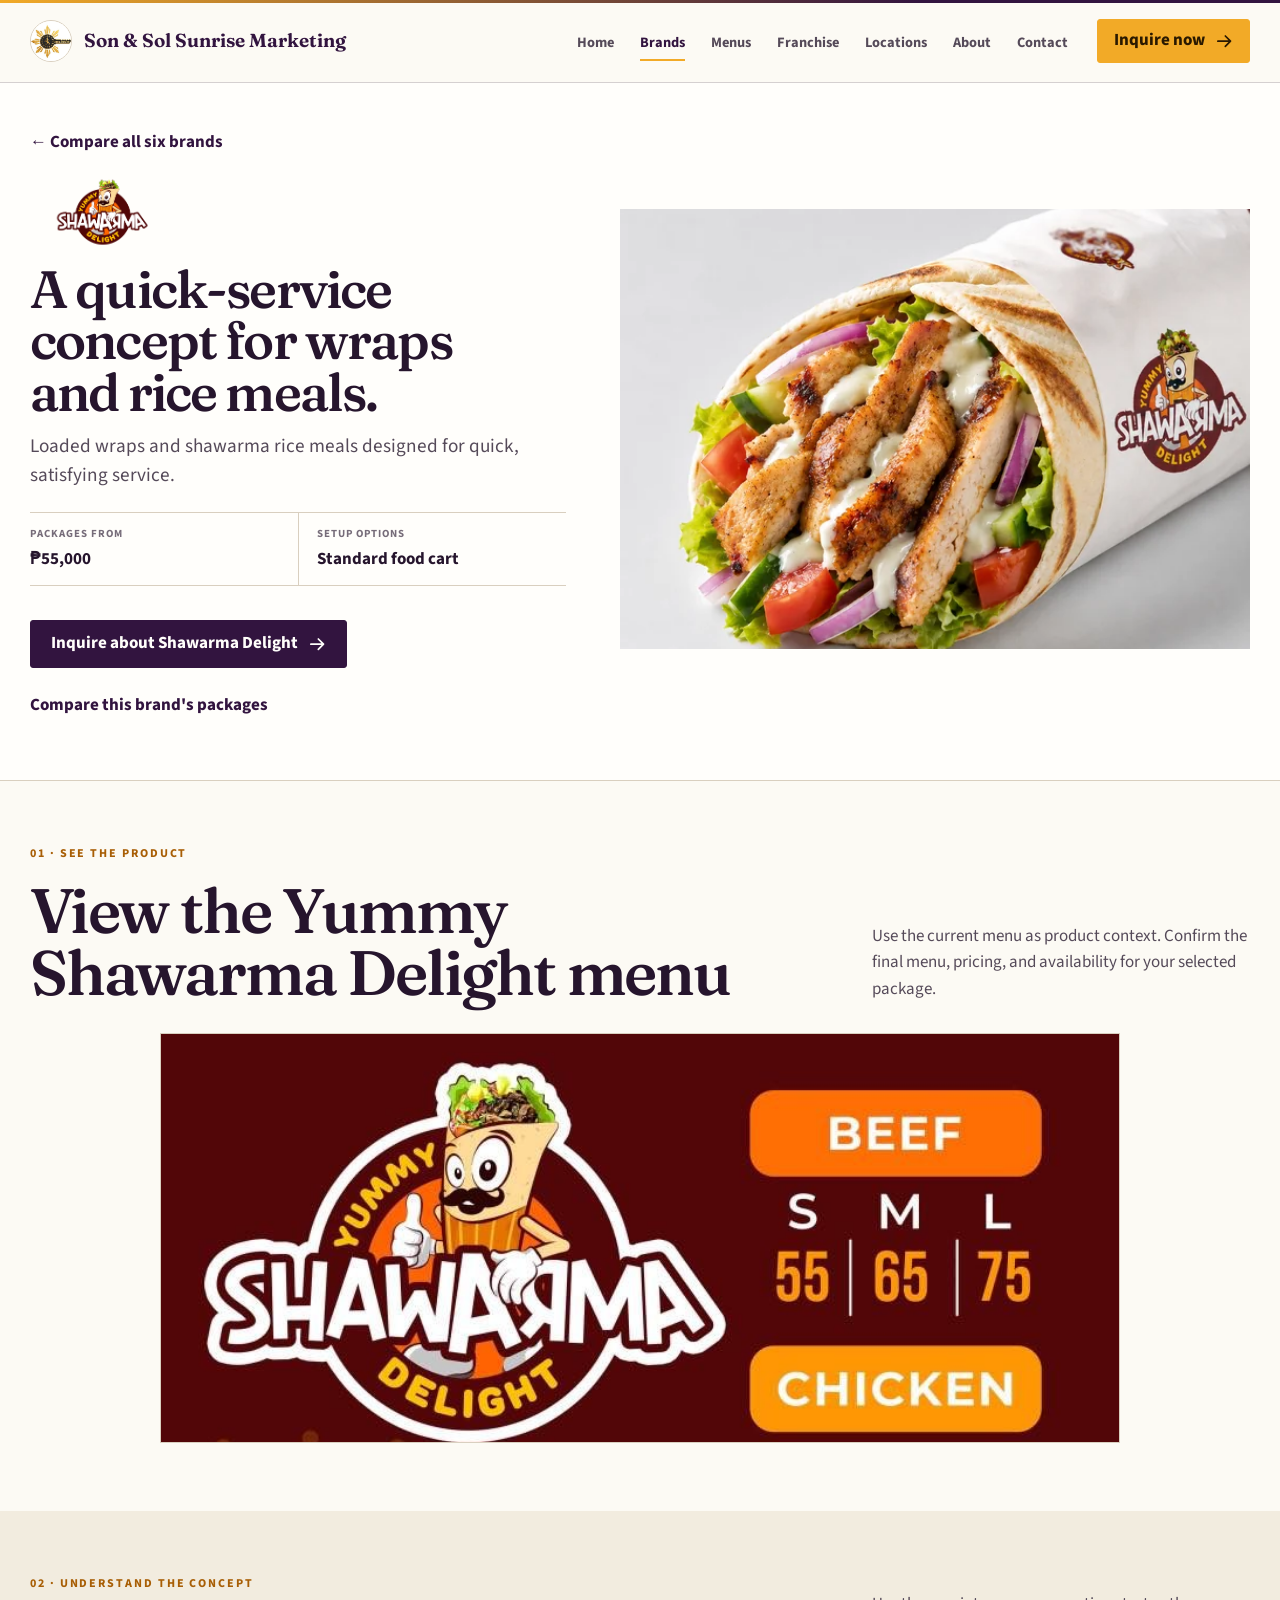
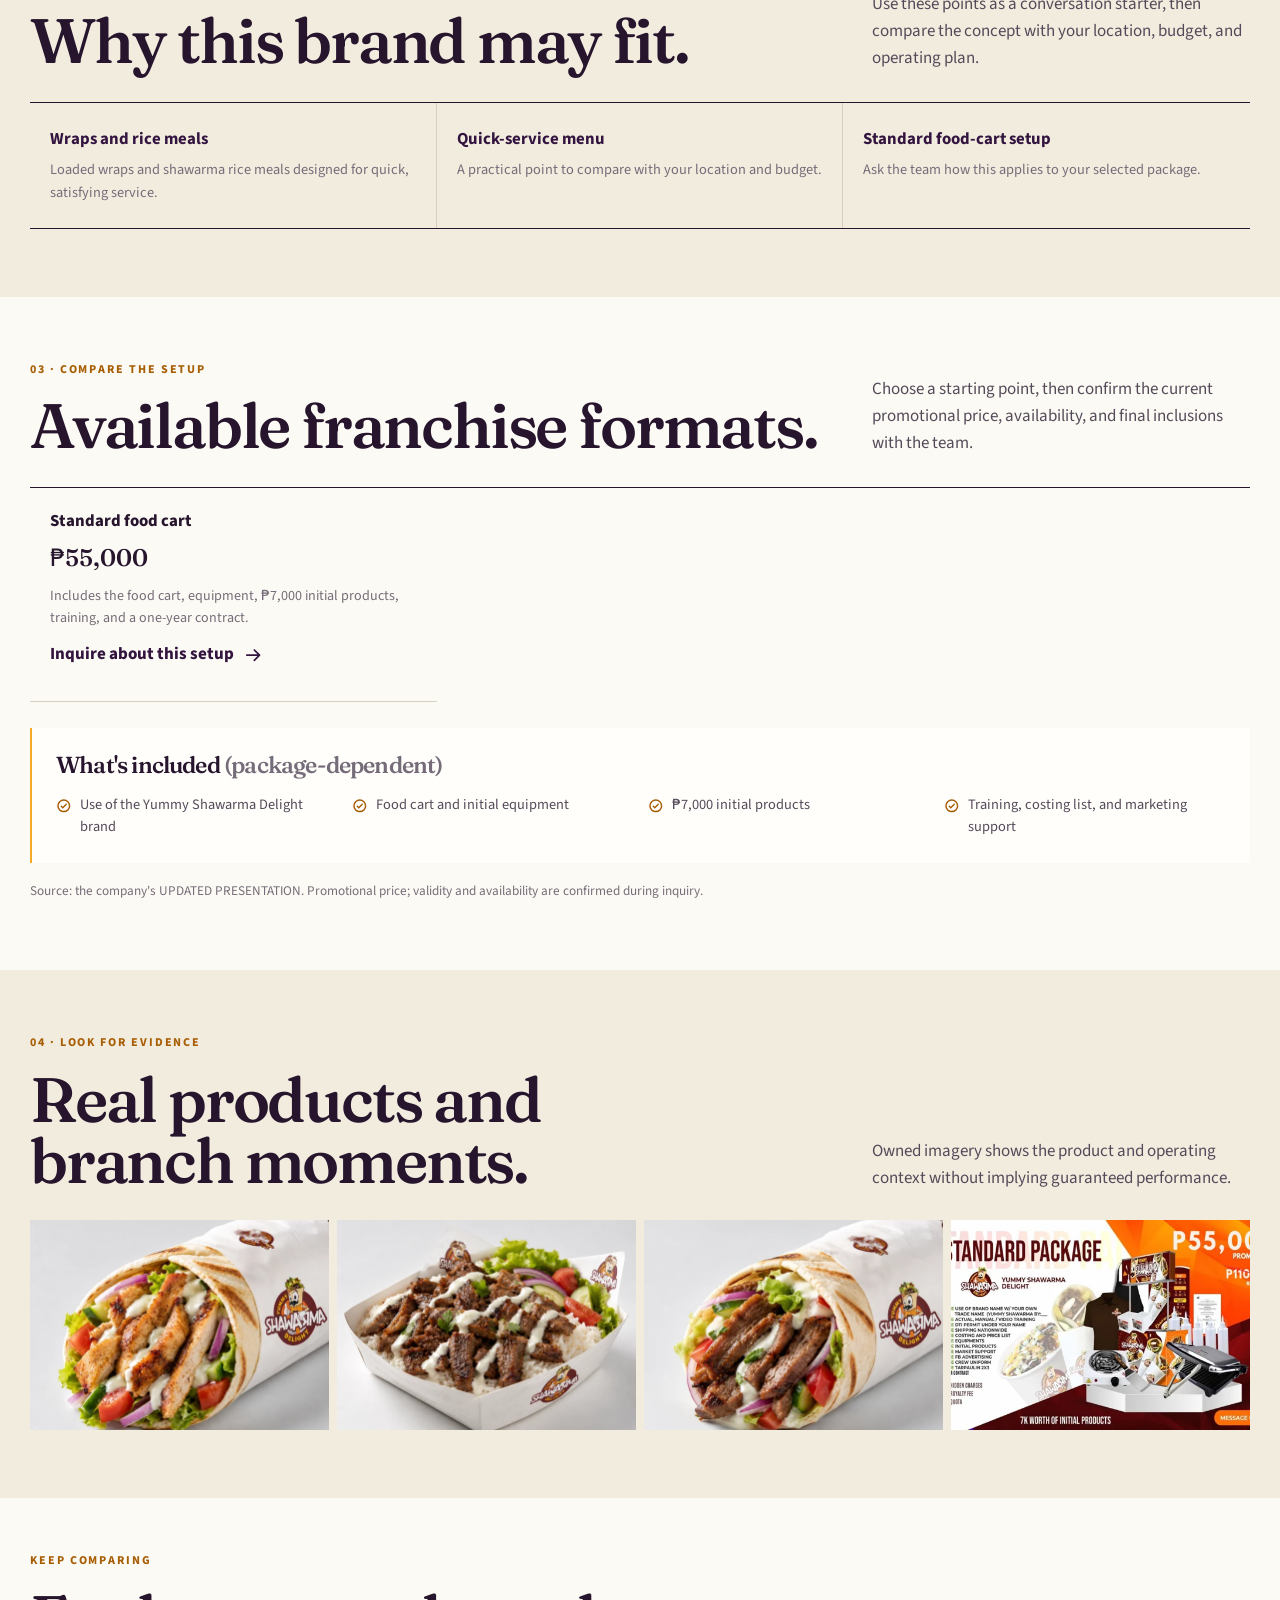
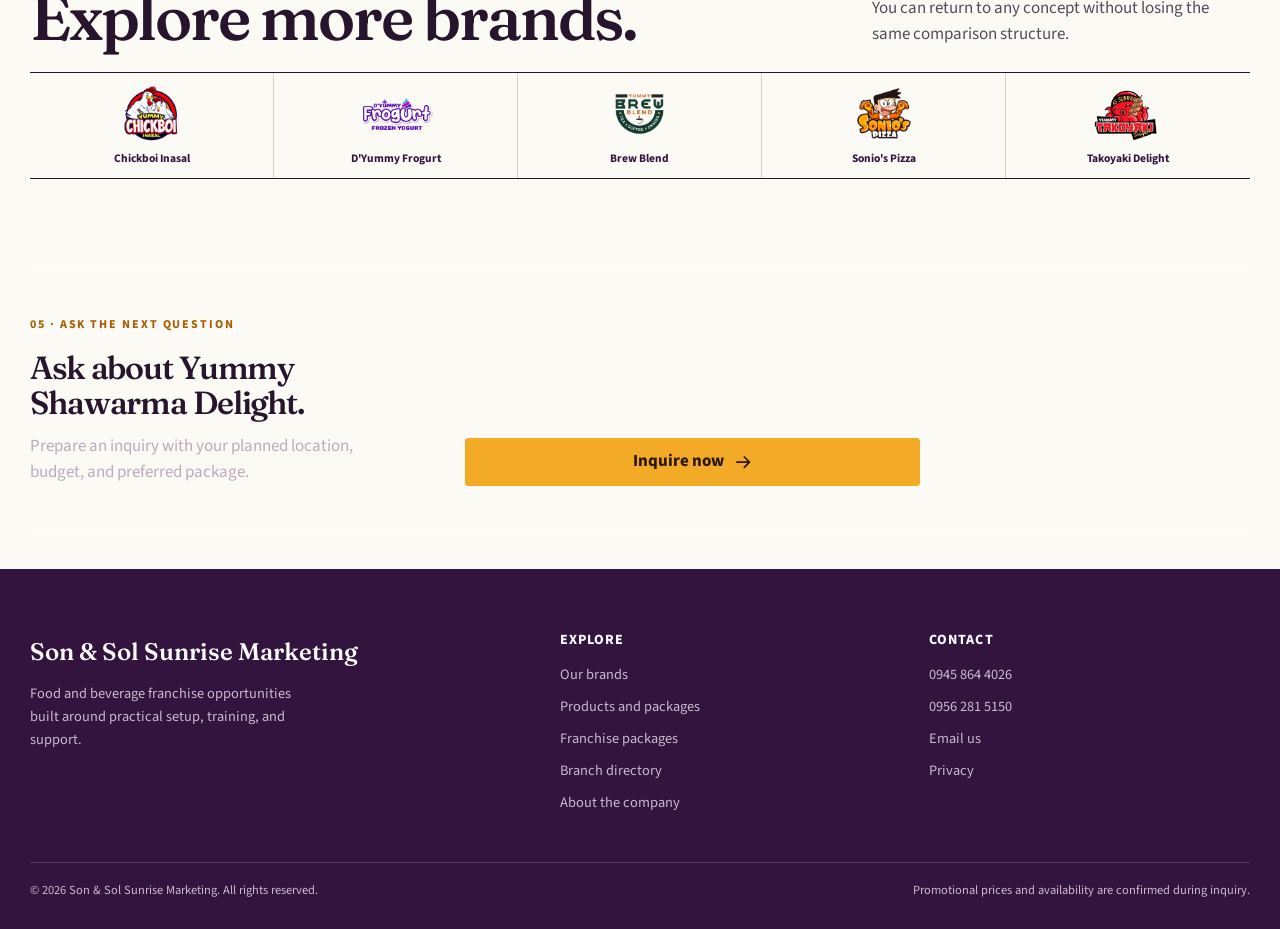
<file: brands/yummy-shawarma-delight/index.html>
<!doctype html>
<html lang="en-PH">
<head>
<meta charset="utf-8" />
<meta name="viewport" content="width=device-width, initial-scale=1" />
<title>Yummy Shawarma Delight Franchise | Son &amp; Sol</title>
<meta name="description" content="Loaded wraps and shawarma rice meals designed for quick, satisfying service." />
<meta name="robots" content="index, follow" />

<meta property="og:title" content="Yummy Shawarma Delight Franchise | Son &amp; Sol" />
<meta property="og:description" content="Loaded wraps and shawarma rice meals designed for quick, satisfying service." />
<meta property="og:image" content="../../assets/img/catalog/shawarma-chicken-wrap.webp" />
<meta property="og:image:alt" content="Yummy Shawarma Delight franchise concept" />
<meta property="og:type" content="website" />
<meta property="og:locale" content="en_PH" />
<meta property="og:site_name" content="Son &amp; Sol Sunrise Marketing" />

<meta name="twitter:card" content="summary_large_image" />
<meta name="twitter:title" content="Yummy Shawarma Delight Franchise | Son &amp; Sol" />
<meta name="twitter:description" content="Loaded wraps and shawarma rice meals designed for quick, satisfying service." />
<meta name="twitter:image" content="../../assets/img/catalog/shawarma-chicken-wrap.webp" />
<meta name="twitter:image:alt" content="Yummy Shawarma Delight franchise concept" />
<meta name="theme-color" content="#32143f" />
<link rel="icon" href="../../assets/img/logo-company.jpg" />
<link rel="preload" href="../../assets/fonts/fraunces-variable.woff2" as="font" type="font/woff2" crossorigin />
<link rel="preload" href="../../assets/fonts/source-sans-3-variable.woff2" as="font" type="font/woff2" crossorigin />
  <link rel="stylesheet" href="../../assets/css/site.css?v=20260723-inquiry-modal-2" />


</head>
<body class="page-brand-detail">
<a class="skip-link" href="#main-content">Skip to main content</a>
<header class="site-header">
  <div class="wrap nav-shell">
    <a class="site-logo" href="../../index.html" aria-label="Son and Sol home">
      <img src="../../assets/img/logo-company.jpg" alt="" width="38" height="38" />
      <span>Son &amp; Sol Sunrise Marketing</span>
    </a>
    <button class="nav-toggle" type="button" aria-label="Open menu" aria-expanded="false" aria-controls="main-nav" data-nav-toggle data-icon-base="../../assets/icons.svg">
      <svg class="icon"><use href="../../assets/icons.svg#i-list" /></svg>
    </button>
    <nav class="main-nav" id="main-nav" aria-label="Primary navigation" data-nav>
      <a class="nav-link " href="../../index.html">Home</a>
      <a class="nav-link active" aria-current="page" href="../../brands/index.html">Brands</a>
      <a class="nav-link " href="../../products/index.html">Menus</a>
      <a class="nav-link " href="../../franchise/index.html">Franchise</a>
      <a class="nav-link " href="../../branches/index.html">Locations</a>
      <a class="nav-link " href="../../about/index.html">About</a>
      <a class="nav-link " href="../../contact/index.html">Contact</a>
      <a class="btn btn-gold header-cta" href="../../contact/index.html#franchise-inquiry">Inquire now <svg class="icon"><use href="../../assets/icons.svg#i-arrow-right" /></svg></a>
    </nav>
  </div>
</header>

<main id="main-content">
<section class="brand-hero" data-brand-path>
  <div class="wrap brand-hero-grid">
    <div>
      <a class="brand-backlink" href="../../brands/index.html">&larr; Compare all six brands</a>
      <img class="brand-hero-logo" src="../../assets/img/brand-logo-shawarma.webp" alt="Yummy Shawarma Delight logo" />
      <h1>A quick-service concept for wraps and rice meals.</h1>
      <p class="lede">Loaded wraps and shawarma rice meals designed for quick, satisfying service.</p>
      <div class="brand-quick">
        <div class="brand-fact"><span>Packages from</span><b>₱55,000</b></div>
        <div class="brand-fact"><span>Setup options</span><b>Standard food cart</b></div>
      </div>
      <div class="hero-actions">
        <a class="btn btn-primary" href="../../contact/index.html?brand=yummy-shawarma-delight#franchise-inquiry">Inquire about Shawarma Delight <svg class="icon"><use href="../../assets/icons.svg#i-arrow-right" /></svg></a>
        <a class="btn btn-link" href="#packages">Compare this brand's packages</a>
      </div>
    </div>
    <div class="brand-hero-media"><img src="../../assets/img/catalog/shawarma-chicken-wrap.webp" alt="Yummy Shawarma Delight product presentation" fetchpriority="high" /></div>
  </div>
</section>

<section class="section-sm brand-menu-section">
  <div class="wrap">
    <div class="section-heading-row"><div><span class="kicker">01 · See the product</span><h2>View the Yummy Shawarma Delight menu</h2></div><p>Use the current menu as product context. Confirm the final menu, pricing, and availability for your selected package.</p></div>
    <div class="menu-feature"><a href="../../assets/img/menu-shawarma.jpg" target="_blank" rel="noopener"><img src="../../assets/img/menu-shawarma.jpg" alt="View the Yummy Shawarma Delight menu" loading="lazy" /></a></div>
  </div>
</section>

<section class="section section-tint brand-concept-section">
  <div class="wrap">
    <div class="section-heading-row"><div><span class="kicker">02 · Understand the concept</span><h2>Why this brand may fit.</h2></div><p>Use these points as a conversation starter, then compare the concept with your location, budget, and operating plan.</p></div>
    <div class="concept-points"><article class="concept-point"><b>Wraps and rice meals</b><p>Loaded wraps and shawarma rice meals designed for quick, satisfying service.</p></article>
<article class="concept-point"><b>Quick-service menu</b><p>A practical point to compare with your location and budget.</p></article>
<article class="concept-point"><b>Standard food-cart setup</b><p>Ask the team how this applies to your selected package.</p></article></div>
  </div>
</section>

<section class="section brand-package-section" id="packages">
  <div class="wrap">
    <div class="section-heading-row"><div><span class="kicker">03 · Compare the setup</span><h2>Available franchise formats.</h2></div><p>Choose a starting point, then confirm the current promotional price, availability, and final inclusions with the team.</p></div>
    <div class="setup-grid"><article class="setup-card"><h3>Standard food cart</h3><strong>₱55,000</strong><p>Includes the food cart, equipment, ₱7,000 initial products, training, and a one-year contract.</p><a class="btn btn-link" href="../../contact/index.html?brand=yummy-shawarma-delight&package=Standard%20food%20cart%20-%20%E2%82%B155%2C000#franchise-inquiry">Inquire about this setup <svg class="icon"><use href="../../assets/icons.svg#i-arrow-right" /></svg></a></article></div>
    <div class="inclusion-band">
      <h3>What's included <span class="muted">(package-dependent)</span></h3>
      <div class="inclusion-list"><span><svg class="icon"><use href="../../assets/icons.svg#i-check-circle" /></svg>Use of the Yummy Shawarma Delight brand</span>
<span><svg class="icon"><use href="../../assets/icons.svg#i-check-circle" /></svg>Food cart and initial equipment</span>
<span><svg class="icon"><use href="../../assets/icons.svg#i-check-circle" /></svg>₱7,000 initial products</span>
<span><svg class="icon"><use href="../../assets/icons.svg#i-check-circle" /></svg>Training, costing list, and marketing support</span></div>
    </div>
    <p class="promo-note">Source: the company's UPDATED PRESENTATION. Promotional price; validity and availability are confirmed during inquiry.</p>
  </div>
</section>

<section class="section section-tint brand-evidence-section">
  <div class="wrap">
    <div class="section-heading-row"><div><span class="kicker">04 · Look for evidence</span><h2>Real products and branch moments.</h2></div><p>Owned imagery shows the product and operating context without implying guaranteed performance.</p></div>
    <div class="gallery-rail"><img src="../../assets/img/catalog/shawarma-chicken-wrap.webp" alt="Yummy Shawarma Delight gallery image" loading="lazy" />
<img src="../../assets/img/catalog/shawarma-beef-rice.webp" alt="Yummy Shawarma Delight gallery image" loading="lazy" />
<img src="../../assets/img/catalog/shawarma-beef-wrap.webp" alt="Yummy Shawarma Delight gallery image" loading="lazy" />
<img src="../../assets/img/products/standard-shawarma.webp" alt="Yummy Shawarma Delight gallery image" loading="lazy" /></div>
  </div>
</section>

<section class="section-sm brand-related-section">
  <div class="wrap">
    <div class="section-heading-row"><div><span class="kicker">Keep comparing</span><h2>Explore more brands.</h2></div><p>You can return to any concept without losing the same comparison structure.</p></div>
    <div class="related-logos"><a class="related-logo" href="../../brands/yummy-chickboi-inasal/index.html"><img src="../../assets/img/brand-logo-chickboi.webp" alt="Yummy Chickboi Inasal logo" loading="lazy" /><span>Chickboi Inasal</span></a>
<a class="related-logo" href="../../brands/dyummy-frogurt/index.html"><img src="../../assets/img/brand-logo-frogurt.webp" alt="D&#39;Yummy Frogurt logo" loading="lazy" /><span>D&#39;Yummy Frogurt</span></a>
<a class="related-logo" href="../../brands/yummy-brew-blend/index.html"><img src="../../assets/img/brand-logo-brew.webp" alt="Yummy Brew Blend logo" loading="lazy" /><span>Brew Blend</span></a>
<a class="related-logo" href="../../brands/sonios-pizza/index.html"><img src="../../assets/img/brand-logo-pizza.webp" alt="Sonio&#39;s Pizza logo" loading="lazy" /><span>Sonio&#39;s Pizza</span></a>
<a class="related-logo" href="../../brands/yummy-takoyaki-delight/index.html"><img src="../../assets/img/brand-logo-takoyaki.webp" alt="Yummy Takoyaki Delight logo" loading="lazy" /><span>Takoyaki Delight</span></a></div>
  </div>
</section>

<section class="section-sm brand-close-section"><div class="wrap cta-band"><div><span class="kicker">05 · Ask the next question</span><h3>Ask about Yummy Shawarma Delight.</h3><p>Prepare an inquiry with your planned location, budget, and preferred package.</p></div><a class="btn btn-gold" href="../../contact/index.html?brand=yummy-shawarma-delight#franchise-inquiry">Inquire now <svg class="icon"><use href="../../assets/icons.svg#i-arrow-right" /></svg></a></div></section>

</main>

<nav class="mobile-actions" aria-label="Quick contact">
  <a href="tel:09458644026"><svg class="icon"><use href="../../assets/icons.svg#i-phone" /></svg> Call</a>
  <a href="https://m.me/61580925713264" target="_blank" rel="noopener noreferrer"><svg class="icon"><use href="../../assets/icons.svg#i-facebook-logo" /></svg> Messenger</a>
  <a href="../../contact/index.html#franchise-inquiry">Inquire now <svg class="icon"><use href="../../assets/icons.svg#i-arrow-right" /></svg></a>
</nav>

<footer class="site-footer">
  <div class="wrap">
    <div class="footer-grid">
      <div>
        <div class="footer-brand">Son &amp; Sol Sunrise Marketing</div>
        <p>Food and beverage franchise opportunities built around practical setup, training, and support.</p>
      </div>
      <div>
        <h3>Explore</h3>
        <a href="../../brands/index.html">Our brands</a>
        <a href="../../products/index.html">Products and packages</a>
        <a href="../../franchise/index.html">Franchise packages</a>
        <a href="../../branches/index.html">Branch directory</a>
        <a href="../../about/index.html">About the company</a>
      </div>
      <div>
        <h3>Contact</h3>
        <a href="tel:09458644026">0945 864 4026</a>
        <a href="tel:09562815150">0956 281 5150</a>
        <a href="mailto:sonandsolsunrisemarketingmain@gmail.com">Email us</a>
        <a href="../../privacy/index.html">Privacy</a>
      </div>
    </div>
    <div class="footer-end">
      <span>&copy; <span data-year>2026</span> Son &amp; Sol Sunrise Marketing. All rights reserved.</span>
      <span>Promotional prices and availability are confirmed during inquiry.</span>
    </div>
  </div>
</footer>
<dialog class="inquiry-modal" data-inquiry-modal aria-labelledby="inquiry-modal-title">
  <div class="inquiry-modal-panel">
    <div class="inquiry-modal-head">
      <div><span class="kicker">Franchise inquiry</span><h2 id="inquiry-modal-title">Start your franchise inquiry.</h2></div>
      <button class="inquiry-modal-close" type="button" data-inquiry-close aria-label="Close inquiry"><span aria-hidden="true">&times;</span></button>
    </div>
    <div class="conversation-workspace-grid">
      <form class="conversation-form" data-inquiry-form data-compact-inquiry novalidate>
        <div class="inquiry-progress" data-inquiry-progress>
          <div class="inquiry-progress-status"><span data-step-status aria-live="polite">Step 1 of 3</span><strong>One clear step at a time.</strong></div>
          <ol aria-label="Inquiry progress">
            <li data-step-indicator="0" aria-current="step"><span>01</span><strong>About you</strong></li>
            <li data-step-indicator="1"><span>02</span><strong>Business plan</strong></li>
            <li data-step-indicator="2"><span>03</span><strong>Review</strong></li>
          </ol>
        </div>

        <fieldset class="conversation-step contact-step" data-inquiry-step="about-you" data-step-panel="0" data-step-one-layout="contact-strip">
          <legend tabindex="-1"><span>01</span><strong>Your contact details</strong></legend>
          <div class="contact-step-summary">
            <p>Tell the team who you are and where they can reply.</p>
            <span><svg class="icon" aria-hidden="true"><use href="../../assets/icons.svg#i-seal-check" /></svg> Private until you choose a handoff.</span>
          </div>
          <div class="contact-step-grid" data-contact-step-grid>
            <div class="conversation-field contact-step-field"><label for="name">Full name <span>Required</span></label><input id="name" name="name" required maxlength="100" autocomplete="name" placeholder="Juan Dela Cruz" aria-describedby="name-error" /><span class="field-error" id="name-error" data-field-error="name" aria-live="polite"></span></div>
            <div class="conversation-field contact-step-field"><label for="phone">Mobile number <span>Required</span></label><input id="phone" name="phone" type="tel" required maxlength="15" autocomplete="tel" inputmode="tel" placeholder="09XX XXX XXXX" aria-describedby="phone-help phone-error" /><small id="phone-help">11 digits, starting with 09.</small><span class="field-error" id="phone-error" data-phone-error data-field-error="phone" aria-live="polite"></span></div>
            <div class="conversation-field contact-step-field"><label for="email">Email <span>Optional</span></label><input id="email" name="email" type="email" maxlength="120" autocomplete="email" placeholder="you@email.com" aria-describedby="email-error" /><span class="field-error" id="email-error" data-field-error="email" aria-live="polite"></span></div>
          </div>
          <div class="contact-step-footer">
            <p><strong>Next:</strong> your preferred brand, location, and budget.</p>
            <div class="inquiry-step-actions inquiry-step-actions-forward"><button class="btn btn-primary" type="button" data-step-next>Continue <svg class="icon"><use href="../../assets/icons.svg#i-arrow-right" /></svg></button></div>
          </div>
        </fieldset>

        <fieldset class="conversation-step" data-inquiry-step="business-plan" data-step-panel="1">
          <legend tabindex="-1"><span>02</span><strong>Your planned business</strong></legend>
          <p class="conversation-step-intro">The concept, location, and working budget you want to discuss.</p>
          <div class="conversation-field"><label for="city">Planned city or municipality <span>Required</span></label><input id="city" name="city" required maxlength="100" placeholder="Where you plan to open" aria-describedby="city-error" /><span class="field-error" id="city-error" data-field-error="city" aria-live="polite"></span></div>
          <div class="conversation-field conversation-brand-field" data-brand-group role="group" aria-labelledby="brand-group-label" aria-describedby="brand-help brand-error" aria-required="true">
            <div class="conversation-field-label" id="brand-group-label">Interested brands <span>Required</span></div>
            <p class="brand-choice-help" id="brand-help">Choose one or more concepts. Select “Not sure yet” if you want guidance.</p>
            <div class="brand-choice-grid">
              <label class="brand-choice"><input type="checkbox" name="brand" value="yummy-chickboi-inasal" data-brand-label="Yummy Chickboi Inasal" /><span><strong>Yummy Chickboi Inasal</strong><small>Select this concept</small></span></label>
<label class="brand-choice"><input type="checkbox" name="brand" value="dyummy-frogurt" data-brand-label="D&#39;Yummy Frogurt" /><span><strong>D&#39;Yummy Frogurt</strong><small>Select this concept</small></span></label>
<label class="brand-choice"><input type="checkbox" name="brand" value="yummy-brew-blend" data-brand-label="Yummy Brew Blend" /><span><strong>Yummy Brew Blend</strong><small>Select this concept</small></span></label>
<label class="brand-choice"><input type="checkbox" name="brand" value="sonios-pizza" data-brand-label="Sonio&#39;s Pizza" /><span><strong>Sonio&#39;s Pizza</strong><small>Select this concept</small></span></label>
<label class="brand-choice"><input type="checkbox" name="brand" value="yummy-shawarma-delight" data-brand-label="Yummy Shawarma Delight" /><span><strong>Yummy Shawarma Delight</strong><small>Select this concept</small></span></label>
<label class="brand-choice"><input type="checkbox" name="brand" value="yummy-takoyaki-delight" data-brand-label="Yummy Takoyaki Delight" /><span><strong>Yummy Takoyaki Delight</strong><small>Select this concept</small></span></label>
<label class="brand-choice brand-choice-unsure"><input type="checkbox" name="brand" value="not-sure" data-brand-label="Not sure yet" data-brand-unsure /><span><strong>Not sure yet</strong><small>Ask the team for guidance</small></span></label>
            </div>
            <span class="field-error" id="brand-error" data-brand-error data-field-error="brand" aria-live="polite"></span>
          </div>
          <div class="conversation-field"><label for="package">Package or budget <span>Optional</span></label><input id="package" name="package" maxlength="100" placeholder="e.g., Silver Food Cart or P135,000" /></div>
          <label class="conversation-check"><input type="checkbox" name="capital" /><span><strong>My capital is ready.</strong><small>You can leave this unchecked if you prefer to discuss preparation first.</small></span></label>
          <div class="inquiry-step-actions"><button class="btn btn-link" type="button" data-step-back>Back</button><button class="btn btn-primary" type="button" data-step-next>Continue to review <svg class="icon"><use href="../../assets/icons.svg#i-arrow-right" /></svg></button></div>
        </fieldset>

        <fieldset class="conversation-step" data-inquiry-step="review-consent" data-step-panel="2">
          <legend tabindex="-1"><span>03</span><strong>Review and consent</strong></legend>
          <p class="conversation-step-intro">Confirm how your details will be handled before preparing the message.</p>
          <label class="conversation-check conversation-check-privacy"><input type="checkbox" name="privacy" required aria-describedby="privacy-error" /><span><strong>I understand how my inquiry details will be used.</strong><small>Read the <a href="../../privacy/index.html">privacy notice</a>. Nothing is automatically sent or stored by this website.</small><span class="field-error" id="privacy-error" data-field-error="privacy" aria-live="polite"></span></span></label>
          <div class="inquiry-step-actions"><button class="btn btn-link" type="button" data-step-back>Back</button><button class="btn btn-gold conversation-submit" type="submit">Prepare inquiry <svg class="icon"><use href="../../assets/icons.svg#i-arrow-right" /></svg></button></div>
          <p class="form-note">You decide whether to open an email draft or copy the prepared message.</p>
        </fieldset>
      </form>

      <div class="contact-guidance-stack">
        <aside class="inquiry-review-ledger" data-inquiry-review data-ready-panel aria-labelledby="review-title">
          <div class="inquiry-review-heading"><span class="kicker">Your local draft</span><h2 id="review-title">Review before sending.</h2><p data-review-status role="status" aria-live="polite">Your details stay with you.</p></div>

          <div class="review-state review-idle" data-review-idle>
            <span>Nothing entered yet</span>
            <p>Complete the form to build a reviewable inquiry in this browser.</p>
          </div>

          <div class="review-state review-draft" data-review-draft hidden>
            <dl class="inquiry-draft-list">
              <div><dt>Name</dt><dd data-draft-name>Not provided</dd></div>
              <div><dt>Mobile</dt><dd data-draft-phone>Not provided</dd></div>
              <div><dt>Location</dt><dd data-draft-city>Not provided</dd></div>
              <div><dt>Brands</dt><dd data-draft-brand>Not selected</dd></div>
              <div><dt>Package or budget</dt><dd data-draft-package>Not specified</dd></div>
            </dl>
            <p>Prepare the inquiry after reviewing these details.</p>
          </div>

          <div class="review-state review-needs-review" data-review-needs-review hidden>
            <span>Details changed</span>
            <p>Prepare the inquiry again so the email and copied message use your latest information.</p>
          </div>

          <div class="review-state review-prepared" data-review-prepared hidden>
            <span>Inquiry prepared</span>
            <p>Your final message is ready. Choose how you want to continue.</p>
            <pre class="prepared-inquiry-preview" data-prepared-preview></pre>
          </div>

          <div class="review-state review-handed-off" data-review-handed-off hidden>
            <span>Continue in your chosen channel</span>
            <h3>One last step remains.</h3>
            <p data-handoff-result>Your inquiry is ready outside this website. Send or paste it there to reach the Son &amp; Sol team.</p>
            <div class="handoff-next">
              <strong>What happens next</strong>
              <ol>
                <li>Send the prepared message in your chosen channel.</li>
                <li>The team reviews your location, brand, and budget context.</li>
                <li>A confirmed reply-time commitment will be published once approved by the owner.</li>
              </ol>
            </div>
            <div class="owner-gated-channels" aria-label="Contact channels">
              <a class="channel-card" data-owner-gated-channel="messenger" href="https://m.me/61580925713264" target="_blank" rel="noopener noreferrer">
                <svg class="icon channel-icon" aria-hidden="true"><use href="../../assets/icons.svg#i-facebook-logo" /></svg>
                <span class="channel-text">
                  <strong>Message on Messenger</strong>
                  <small>D&#x2019; Yummy Frogurt Main Page</small>
                </span>
                <svg class="icon channel-arrow" aria-hidden="true"><use href="../../assets/icons.svg#i-arrow-right" /></svg>
              </a>
              <a class="channel-card" data-owner-gated-channel="sms" href="sms:09661470427">
                <svg class="icon channel-icon" aria-hidden="true"><use href="../../assets/icons.svg#i-phone" /></svg>
                <span class="channel-text">
                  <strong>Send an SMS</strong>
                  <small>0966 147 0427</small>
                </span>
                <svg class="icon channel-arrow" aria-hidden="true"><use href="../../assets/icons.svg#i-arrow-right" /></svg>
              </a>
            </div>
          </div>

          <div class="inquiry-review-actions">
            <a class="btn btn-primary" data-email-inquiry href="mailto:sonandsolsunrisemarketingmain@gmail.com">Open email app</a>
            <button class="btn btn-outline" data-copy-inquiry type="button">Copy inquiry details</button>
            <div class="copy-status" data-copy-status role="status" aria-live="polite"></div>
            <textarea class="copy-fallback" data-copy-fallback readonly hidden aria-label="Prepared inquiry text"></textarea>
          </div>
        </aside>
      </div>
    </div>

  </div>
</dialog>
<script src="../../assets/js/site.js?v=20260723-franchise-video" defer></script>
<script src="../../assets/js/inquiry.js?v=20260723-inquiry-modal" defer></script>

</body>
</html>
</file>
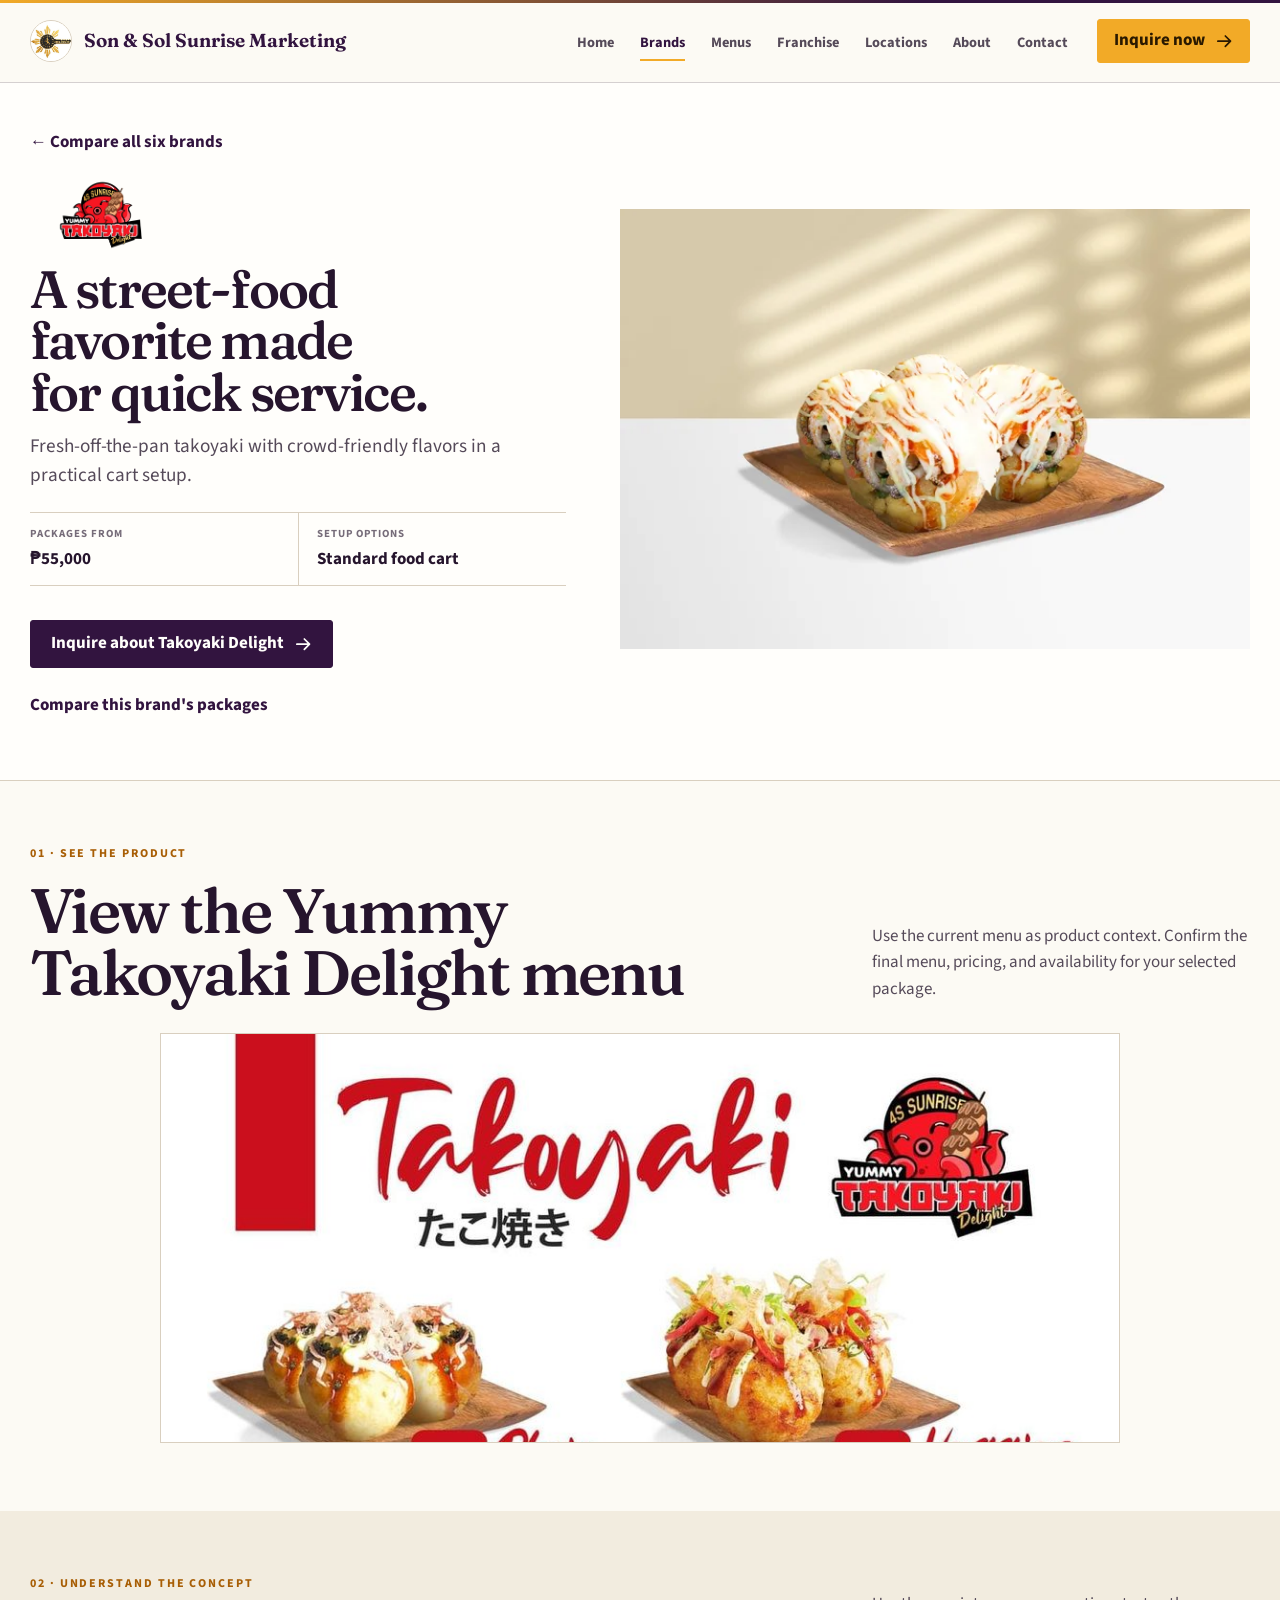
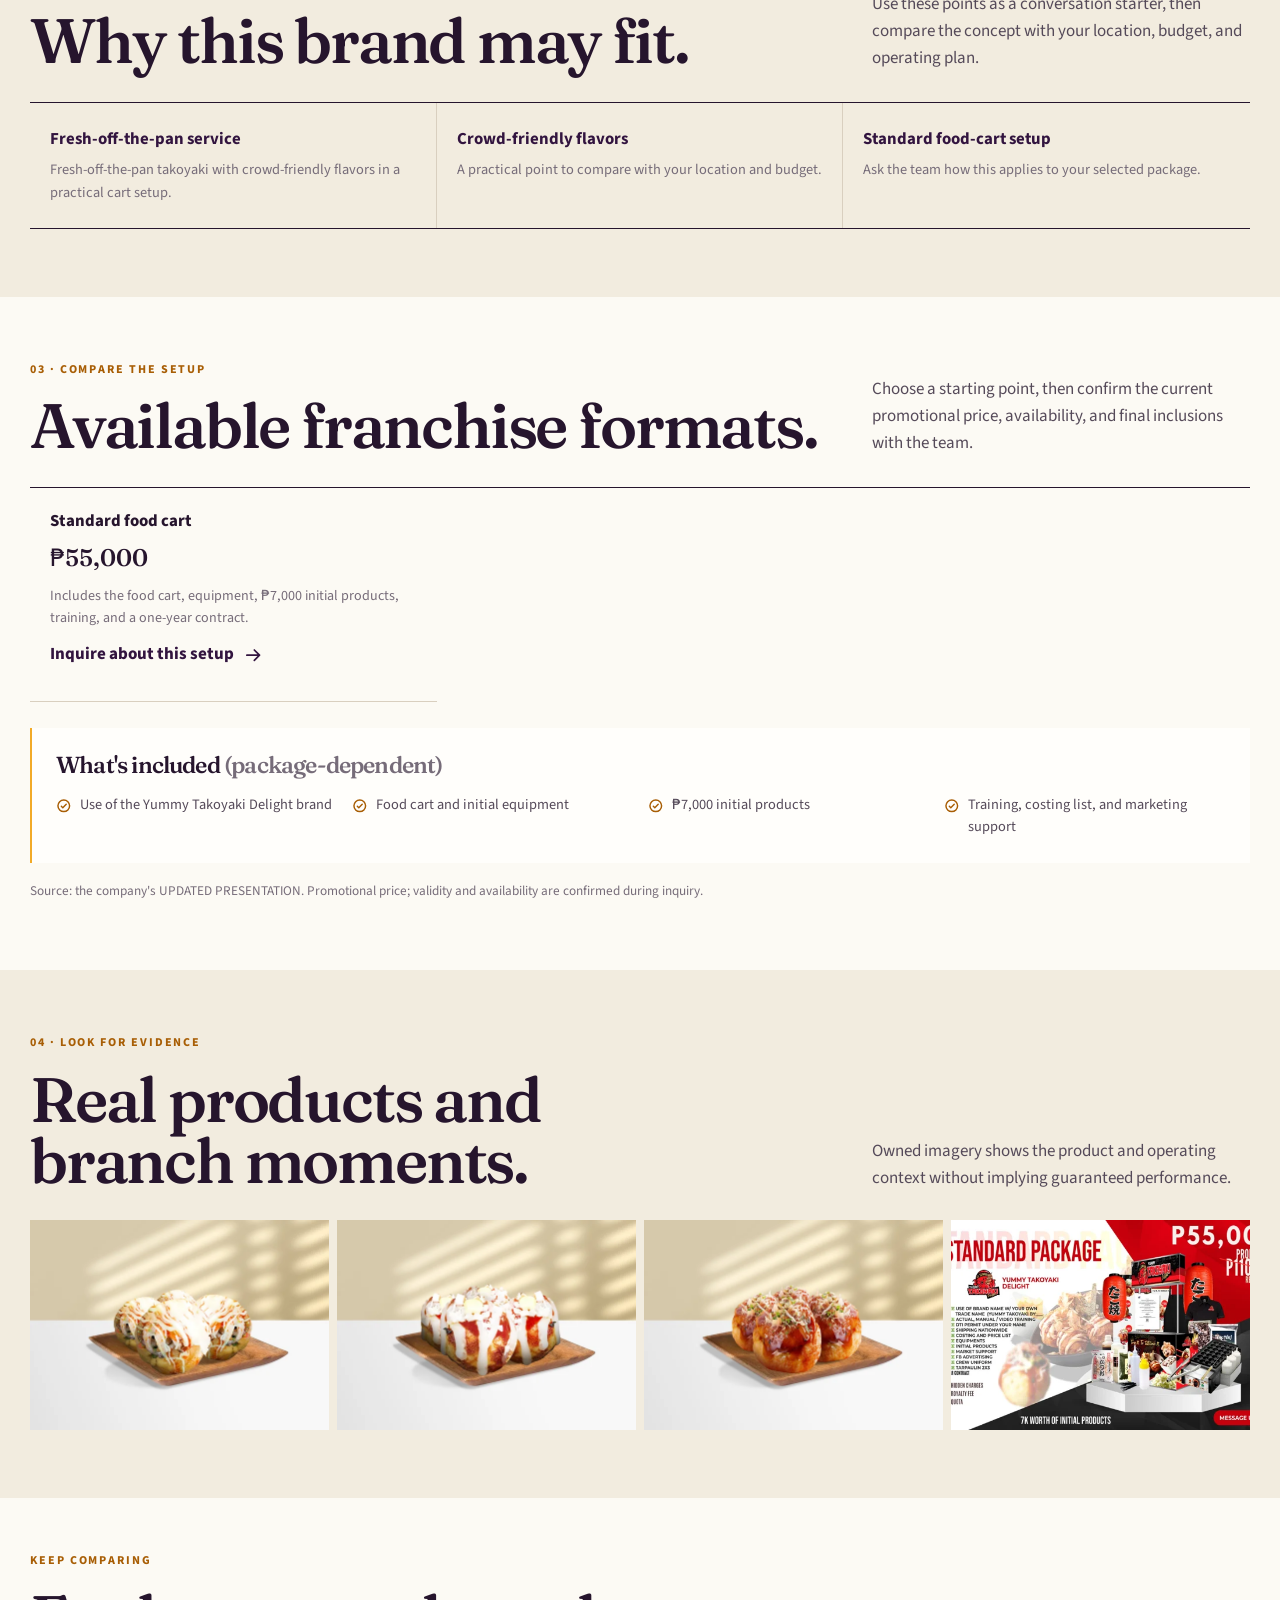
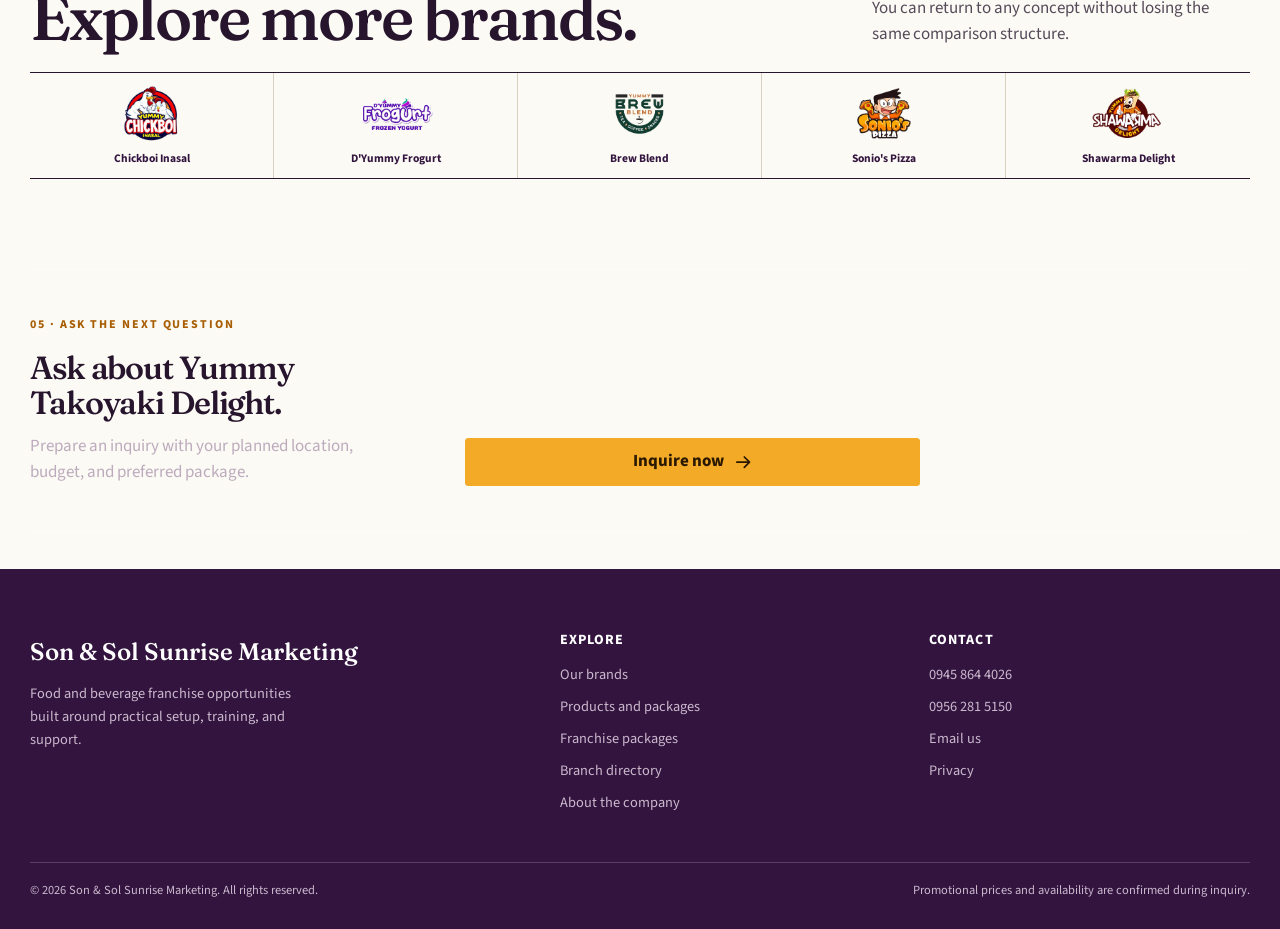
<file: brands/yummy-takoyaki-delight/index.html>
<!doctype html>
<html lang="en-PH">
<head>
<meta charset="utf-8" />
<meta name="viewport" content="width=device-width, initial-scale=1" />
<title>Yummy Takoyaki Delight Franchise | Son &amp; Sol</title>
<meta name="description" content="Fresh-off-the-pan takoyaki with crowd-friendly flavors in a practical cart setup." />
<meta name="robots" content="index, follow" />

<meta property="og:title" content="Yummy Takoyaki Delight Franchise | Son &amp; Sol" />
<meta property="og:description" content="Fresh-off-the-pan takoyaki with crowd-friendly flavors in a practical cart setup." />
<meta property="og:image" content="../../assets/img/catalog/takoyaki-octobits-cheese.webp" />
<meta property="og:image:alt" content="Yummy Takoyaki Delight franchise concept" />
<meta property="og:type" content="website" />
<meta property="og:locale" content="en_PH" />
<meta property="og:site_name" content="Son &amp; Sol Sunrise Marketing" />

<meta name="twitter:card" content="summary_large_image" />
<meta name="twitter:title" content="Yummy Takoyaki Delight Franchise | Son &amp; Sol" />
<meta name="twitter:description" content="Fresh-off-the-pan takoyaki with crowd-friendly flavors in a practical cart setup." />
<meta name="twitter:image" content="../../assets/img/catalog/takoyaki-octobits-cheese.webp" />
<meta name="twitter:image:alt" content="Yummy Takoyaki Delight franchise concept" />
<meta name="theme-color" content="#32143f" />
<link rel="icon" href="../../assets/img/logo-company.jpg" />
<link rel="preload" href="../../assets/fonts/fraunces-variable.woff2" as="font" type="font/woff2" crossorigin />
<link rel="preload" href="../../assets/fonts/source-sans-3-variable.woff2" as="font" type="font/woff2" crossorigin />
  <link rel="stylesheet" href="../../assets/css/site.css?v=20260723-inquiry-modal-2" />


</head>
<body class="page-brand-detail">
<a class="skip-link" href="#main-content">Skip to main content</a>
<header class="site-header">
  <div class="wrap nav-shell">
    <a class="site-logo" href="../../index.html" aria-label="Son and Sol home">
      <img src="../../assets/img/logo-company.jpg" alt="" width="38" height="38" />
      <span>Son &amp; Sol Sunrise Marketing</span>
    </a>
    <button class="nav-toggle" type="button" aria-label="Open menu" aria-expanded="false" aria-controls="main-nav" data-nav-toggle data-icon-base="../../assets/icons.svg">
      <svg class="icon"><use href="../../assets/icons.svg#i-list" /></svg>
    </button>
    <nav class="main-nav" id="main-nav" aria-label="Primary navigation" data-nav>
      <a class="nav-link " href="../../index.html">Home</a>
      <a class="nav-link active" aria-current="page" href="../../brands/index.html">Brands</a>
      <a class="nav-link " href="../../products/index.html">Menus</a>
      <a class="nav-link " href="../../franchise/index.html">Franchise</a>
      <a class="nav-link " href="../../branches/index.html">Locations</a>
      <a class="nav-link " href="../../about/index.html">About</a>
      <a class="nav-link " href="../../contact/index.html">Contact</a>
      <a class="btn btn-gold header-cta" href="../../contact/index.html#franchise-inquiry">Inquire now <svg class="icon"><use href="../../assets/icons.svg#i-arrow-right" /></svg></a>
    </nav>
  </div>
</header>

<main id="main-content">
<section class="brand-hero" data-brand-path>
  <div class="wrap brand-hero-grid">
    <div>
      <a class="brand-backlink" href="../../brands/index.html">&larr; Compare all six brands</a>
      <img class="brand-hero-logo" src="../../assets/img/brand-logo-takoyaki.webp" alt="Yummy Takoyaki Delight logo" />
      <h1>A street-food favorite made for quick service.</h1>
      <p class="lede">Fresh-off-the-pan takoyaki with crowd-friendly flavors in a practical cart setup.</p>
      <div class="brand-quick">
        <div class="brand-fact"><span>Packages from</span><b>₱55,000</b></div>
        <div class="brand-fact"><span>Setup options</span><b>Standard food cart</b></div>
      </div>
      <div class="hero-actions">
        <a class="btn btn-primary" href="../../contact/index.html?brand=yummy-takoyaki-delight#franchise-inquiry">Inquire about Takoyaki Delight <svg class="icon"><use href="../../assets/icons.svg#i-arrow-right" /></svg></a>
        <a class="btn btn-link" href="#packages">Compare this brand's packages</a>
      </div>
    </div>
    <div class="brand-hero-media"><img src="../../assets/img/catalog/takoyaki-octobits-cheese.webp" alt="Yummy Takoyaki Delight product presentation" fetchpriority="high" /></div>
  </div>
</section>

<section class="section-sm brand-menu-section">
  <div class="wrap">
    <div class="section-heading-row"><div><span class="kicker">01 · See the product</span><h2>View the Yummy Takoyaki Delight menu</h2></div><p>Use the current menu as product context. Confirm the final menu, pricing, and availability for your selected package.</p></div>
    <div class="menu-feature"><a href="../../assets/img/menu-takoyaki.jpg" target="_blank" rel="noopener"><img src="../../assets/img/menu-takoyaki.jpg" alt="View the Yummy Takoyaki Delight menu" loading="lazy" /></a></div>
  </div>
</section>

<section class="section section-tint brand-concept-section">
  <div class="wrap">
    <div class="section-heading-row"><div><span class="kicker">02 · Understand the concept</span><h2>Why this brand may fit.</h2></div><p>Use these points as a conversation starter, then compare the concept with your location, budget, and operating plan.</p></div>
    <div class="concept-points"><article class="concept-point"><b>Fresh-off-the-pan service</b><p>Fresh-off-the-pan takoyaki with crowd-friendly flavors in a practical cart setup.</p></article>
<article class="concept-point"><b>Crowd-friendly flavors</b><p>A practical point to compare with your location and budget.</p></article>
<article class="concept-point"><b>Standard food-cart setup</b><p>Ask the team how this applies to your selected package.</p></article></div>
  </div>
</section>

<section class="section brand-package-section" id="packages">
  <div class="wrap">
    <div class="section-heading-row"><div><span class="kicker">03 · Compare the setup</span><h2>Available franchise formats.</h2></div><p>Choose a starting point, then confirm the current promotional price, availability, and final inclusions with the team.</p></div>
    <div class="setup-grid"><article class="setup-card"><h3>Standard food cart</h3><strong>₱55,000</strong><p>Includes the food cart, equipment, ₱7,000 initial products, training, and a one-year contract.</p><a class="btn btn-link" href="../../contact/index.html?brand=yummy-takoyaki-delight&package=Standard%20food%20cart%20-%20%E2%82%B155%2C000#franchise-inquiry">Inquire about this setup <svg class="icon"><use href="../../assets/icons.svg#i-arrow-right" /></svg></a></article></div>
    <div class="inclusion-band">
      <h3>What's included <span class="muted">(package-dependent)</span></h3>
      <div class="inclusion-list"><span><svg class="icon"><use href="../../assets/icons.svg#i-check-circle" /></svg>Use of the Yummy Takoyaki Delight brand</span>
<span><svg class="icon"><use href="../../assets/icons.svg#i-check-circle" /></svg>Food cart and initial equipment</span>
<span><svg class="icon"><use href="../../assets/icons.svg#i-check-circle" /></svg>₱7,000 initial products</span>
<span><svg class="icon"><use href="../../assets/icons.svg#i-check-circle" /></svg>Training, costing list, and marketing support</span></div>
    </div>
    <p class="promo-note">Source: the company's UPDATED PRESENTATION. Promotional price; validity and availability are confirmed during inquiry.</p>
  </div>
</section>

<section class="section section-tint brand-evidence-section">
  <div class="wrap">
    <div class="section-heading-row"><div><span class="kicker">04 · Look for evidence</span><h2>Real products and branch moments.</h2></div><p>Owned imagery shows the product and operating context without implying guaranteed performance.</p></div>
    <div class="gallery-rail"><img src="../../assets/img/catalog/takoyaki-octobits-cheese.webp" alt="Yummy Takoyaki Delight gallery image" loading="lazy" />
<img src="../../assets/img/catalog/takoyaki-crabits-cheese.webp" alt="Yummy Takoyaki Delight gallery image" loading="lazy" />
<img src="../../assets/img/catalog/takoyaki-bacon.webp" alt="Yummy Takoyaki Delight gallery image" loading="lazy" />
<img src="../../assets/img/products/standard-takoyaki.webp" alt="Yummy Takoyaki Delight gallery image" loading="lazy" /></div>
  </div>
</section>

<section class="section-sm brand-related-section">
  <div class="wrap">
    <div class="section-heading-row"><div><span class="kicker">Keep comparing</span><h2>Explore more brands.</h2></div><p>You can return to any concept without losing the same comparison structure.</p></div>
    <div class="related-logos"><a class="related-logo" href="../../brands/yummy-chickboi-inasal/index.html"><img src="../../assets/img/brand-logo-chickboi.webp" alt="Yummy Chickboi Inasal logo" loading="lazy" /><span>Chickboi Inasal</span></a>
<a class="related-logo" href="../../brands/dyummy-frogurt/index.html"><img src="../../assets/img/brand-logo-frogurt.webp" alt="D&#39;Yummy Frogurt logo" loading="lazy" /><span>D&#39;Yummy Frogurt</span></a>
<a class="related-logo" href="../../brands/yummy-brew-blend/index.html"><img src="../../assets/img/brand-logo-brew.webp" alt="Yummy Brew Blend logo" loading="lazy" /><span>Brew Blend</span></a>
<a class="related-logo" href="../../brands/sonios-pizza/index.html"><img src="../../assets/img/brand-logo-pizza.webp" alt="Sonio&#39;s Pizza logo" loading="lazy" /><span>Sonio&#39;s Pizza</span></a>
<a class="related-logo" href="../../brands/yummy-shawarma-delight/index.html"><img src="../../assets/img/brand-logo-shawarma.webp" alt="Yummy Shawarma Delight logo" loading="lazy" /><span>Shawarma Delight</span></a></div>
  </div>
</section>

<section class="section-sm brand-close-section"><div class="wrap cta-band"><div><span class="kicker">05 · Ask the next question</span><h3>Ask about Yummy Takoyaki Delight.</h3><p>Prepare an inquiry with your planned location, budget, and preferred package.</p></div><a class="btn btn-gold" href="../../contact/index.html?brand=yummy-takoyaki-delight#franchise-inquiry">Inquire now <svg class="icon"><use href="../../assets/icons.svg#i-arrow-right" /></svg></a></div></section>

</main>

<nav class="mobile-actions" aria-label="Quick contact">
  <a href="tel:09458644026"><svg class="icon"><use href="../../assets/icons.svg#i-phone" /></svg> Call</a>
  <a href="https://m.me/61580925713264" target="_blank" rel="noopener noreferrer"><svg class="icon"><use href="../../assets/icons.svg#i-facebook-logo" /></svg> Messenger</a>
  <a href="../../contact/index.html#franchise-inquiry">Inquire now <svg class="icon"><use href="../../assets/icons.svg#i-arrow-right" /></svg></a>
</nav>

<footer class="site-footer">
  <div class="wrap">
    <div class="footer-grid">
      <div>
        <div class="footer-brand">Son &amp; Sol Sunrise Marketing</div>
        <p>Food and beverage franchise opportunities built around practical setup, training, and support.</p>
      </div>
      <div>
        <h3>Explore</h3>
        <a href="../../brands/index.html">Our brands</a>
        <a href="../../products/index.html">Products and packages</a>
        <a href="../../franchise/index.html">Franchise packages</a>
        <a href="../../branches/index.html">Branch directory</a>
        <a href="../../about/index.html">About the company</a>
      </div>
      <div>
        <h3>Contact</h3>
        <a href="tel:09458644026">0945 864 4026</a>
        <a href="tel:09562815150">0956 281 5150</a>
        <a href="mailto:sonandsolsunrisemarketingmain@gmail.com">Email us</a>
        <a href="../../privacy/index.html">Privacy</a>
      </div>
    </div>
    <div class="footer-end">
      <span>&copy; <span data-year>2026</span> Son &amp; Sol Sunrise Marketing. All rights reserved.</span>
      <span>Promotional prices and availability are confirmed during inquiry.</span>
    </div>
  </div>
</footer>
<dialog class="inquiry-modal" data-inquiry-modal aria-labelledby="inquiry-modal-title">
  <div class="inquiry-modal-panel">
    <div class="inquiry-modal-head">
      <div><span class="kicker">Franchise inquiry</span><h2 id="inquiry-modal-title">Start your franchise inquiry.</h2></div>
      <button class="inquiry-modal-close" type="button" data-inquiry-close aria-label="Close inquiry"><span aria-hidden="true">&times;</span></button>
    </div>
    <div class="conversation-workspace-grid">
      <form class="conversation-form" data-inquiry-form data-compact-inquiry novalidate>
        <div class="inquiry-progress" data-inquiry-progress>
          <div class="inquiry-progress-status"><span data-step-status aria-live="polite">Step 1 of 3</span><strong>One clear step at a time.</strong></div>
          <ol aria-label="Inquiry progress">
            <li data-step-indicator="0" aria-current="step"><span>01</span><strong>About you</strong></li>
            <li data-step-indicator="1"><span>02</span><strong>Business plan</strong></li>
            <li data-step-indicator="2"><span>03</span><strong>Review</strong></li>
          </ol>
        </div>

        <fieldset class="conversation-step contact-step" data-inquiry-step="about-you" data-step-panel="0" data-step-one-layout="contact-strip">
          <legend tabindex="-1"><span>01</span><strong>Your contact details</strong></legend>
          <div class="contact-step-summary">
            <p>Tell the team who you are and where they can reply.</p>
            <span><svg class="icon" aria-hidden="true"><use href="../../assets/icons.svg#i-seal-check" /></svg> Private until you choose a handoff.</span>
          </div>
          <div class="contact-step-grid" data-contact-step-grid>
            <div class="conversation-field contact-step-field"><label for="name">Full name <span>Required</span></label><input id="name" name="name" required maxlength="100" autocomplete="name" placeholder="Juan Dela Cruz" aria-describedby="name-error" /><span class="field-error" id="name-error" data-field-error="name" aria-live="polite"></span></div>
            <div class="conversation-field contact-step-field"><label for="phone">Mobile number <span>Required</span></label><input id="phone" name="phone" type="tel" required maxlength="15" autocomplete="tel" inputmode="tel" placeholder="09XX XXX XXXX" aria-describedby="phone-help phone-error" /><small id="phone-help">11 digits, starting with 09.</small><span class="field-error" id="phone-error" data-phone-error data-field-error="phone" aria-live="polite"></span></div>
            <div class="conversation-field contact-step-field"><label for="email">Email <span>Optional</span></label><input id="email" name="email" type="email" maxlength="120" autocomplete="email" placeholder="you@email.com" aria-describedby="email-error" /><span class="field-error" id="email-error" data-field-error="email" aria-live="polite"></span></div>
          </div>
          <div class="contact-step-footer">
            <p><strong>Next:</strong> your preferred brand, location, and budget.</p>
            <div class="inquiry-step-actions inquiry-step-actions-forward"><button class="btn btn-primary" type="button" data-step-next>Continue <svg class="icon"><use href="../../assets/icons.svg#i-arrow-right" /></svg></button></div>
          </div>
        </fieldset>

        <fieldset class="conversation-step" data-inquiry-step="business-plan" data-step-panel="1">
          <legend tabindex="-1"><span>02</span><strong>Your planned business</strong></legend>
          <p class="conversation-step-intro">The concept, location, and working budget you want to discuss.</p>
          <div class="conversation-field"><label for="city">Planned city or municipality <span>Required</span></label><input id="city" name="city" required maxlength="100" placeholder="Where you plan to open" aria-describedby="city-error" /><span class="field-error" id="city-error" data-field-error="city" aria-live="polite"></span></div>
          <div class="conversation-field conversation-brand-field" data-brand-group role="group" aria-labelledby="brand-group-label" aria-describedby="brand-help brand-error" aria-required="true">
            <div class="conversation-field-label" id="brand-group-label">Interested brands <span>Required</span></div>
            <p class="brand-choice-help" id="brand-help">Choose one or more concepts. Select “Not sure yet” if you want guidance.</p>
            <div class="brand-choice-grid">
              <label class="brand-choice"><input type="checkbox" name="brand" value="yummy-chickboi-inasal" data-brand-label="Yummy Chickboi Inasal" /><span><strong>Yummy Chickboi Inasal</strong><small>Select this concept</small></span></label>
<label class="brand-choice"><input type="checkbox" name="brand" value="dyummy-frogurt" data-brand-label="D&#39;Yummy Frogurt" /><span><strong>D&#39;Yummy Frogurt</strong><small>Select this concept</small></span></label>
<label class="brand-choice"><input type="checkbox" name="brand" value="yummy-brew-blend" data-brand-label="Yummy Brew Blend" /><span><strong>Yummy Brew Blend</strong><small>Select this concept</small></span></label>
<label class="brand-choice"><input type="checkbox" name="brand" value="sonios-pizza" data-brand-label="Sonio&#39;s Pizza" /><span><strong>Sonio&#39;s Pizza</strong><small>Select this concept</small></span></label>
<label class="brand-choice"><input type="checkbox" name="brand" value="yummy-shawarma-delight" data-brand-label="Yummy Shawarma Delight" /><span><strong>Yummy Shawarma Delight</strong><small>Select this concept</small></span></label>
<label class="brand-choice"><input type="checkbox" name="brand" value="yummy-takoyaki-delight" data-brand-label="Yummy Takoyaki Delight" /><span><strong>Yummy Takoyaki Delight</strong><small>Select this concept</small></span></label>
<label class="brand-choice brand-choice-unsure"><input type="checkbox" name="brand" value="not-sure" data-brand-label="Not sure yet" data-brand-unsure /><span><strong>Not sure yet</strong><small>Ask the team for guidance</small></span></label>
            </div>
            <span class="field-error" id="brand-error" data-brand-error data-field-error="brand" aria-live="polite"></span>
          </div>
          <div class="conversation-field"><label for="package">Package or budget <span>Optional</span></label><input id="package" name="package" maxlength="100" placeholder="e.g., Silver Food Cart or P135,000" /></div>
          <label class="conversation-check"><input type="checkbox" name="capital" /><span><strong>My capital is ready.</strong><small>You can leave this unchecked if you prefer to discuss preparation first.</small></span></label>
          <div class="inquiry-step-actions"><button class="btn btn-link" type="button" data-step-back>Back</button><button class="btn btn-primary" type="button" data-step-next>Continue to review <svg class="icon"><use href="../../assets/icons.svg#i-arrow-right" /></svg></button></div>
        </fieldset>

        <fieldset class="conversation-step" data-inquiry-step="review-consent" data-step-panel="2">
          <legend tabindex="-1"><span>03</span><strong>Review and consent</strong></legend>
          <p class="conversation-step-intro">Confirm how your details will be handled before preparing the message.</p>
          <label class="conversation-check conversation-check-privacy"><input type="checkbox" name="privacy" required aria-describedby="privacy-error" /><span><strong>I understand how my inquiry details will be used.</strong><small>Read the <a href="../../privacy/index.html">privacy notice</a>. Nothing is automatically sent or stored by this website.</small><span class="field-error" id="privacy-error" data-field-error="privacy" aria-live="polite"></span></span></label>
          <div class="inquiry-step-actions"><button class="btn btn-link" type="button" data-step-back>Back</button><button class="btn btn-gold conversation-submit" type="submit">Prepare inquiry <svg class="icon"><use href="../../assets/icons.svg#i-arrow-right" /></svg></button></div>
          <p class="form-note">You decide whether to open an email draft or copy the prepared message.</p>
        </fieldset>
      </form>

      <div class="contact-guidance-stack">
        <aside class="inquiry-review-ledger" data-inquiry-review data-ready-panel aria-labelledby="review-title">
          <div class="inquiry-review-heading"><span class="kicker">Your local draft</span><h2 id="review-title">Review before sending.</h2><p data-review-status role="status" aria-live="polite">Your details stay with you.</p></div>

          <div class="review-state review-idle" data-review-idle>
            <span>Nothing entered yet</span>
            <p>Complete the form to build a reviewable inquiry in this browser.</p>
          </div>

          <div class="review-state review-draft" data-review-draft hidden>
            <dl class="inquiry-draft-list">
              <div><dt>Name</dt><dd data-draft-name>Not provided</dd></div>
              <div><dt>Mobile</dt><dd data-draft-phone>Not provided</dd></div>
              <div><dt>Location</dt><dd data-draft-city>Not provided</dd></div>
              <div><dt>Brands</dt><dd data-draft-brand>Not selected</dd></div>
              <div><dt>Package or budget</dt><dd data-draft-package>Not specified</dd></div>
            </dl>
            <p>Prepare the inquiry after reviewing these details.</p>
          </div>

          <div class="review-state review-needs-review" data-review-needs-review hidden>
            <span>Details changed</span>
            <p>Prepare the inquiry again so the email and copied message use your latest information.</p>
          </div>

          <div class="review-state review-prepared" data-review-prepared hidden>
            <span>Inquiry prepared</span>
            <p>Your final message is ready. Choose how you want to continue.</p>
            <pre class="prepared-inquiry-preview" data-prepared-preview></pre>
          </div>

          <div class="review-state review-handed-off" data-review-handed-off hidden>
            <span>Continue in your chosen channel</span>
            <h3>One last step remains.</h3>
            <p data-handoff-result>Your inquiry is ready outside this website. Send or paste it there to reach the Son &amp; Sol team.</p>
            <div class="handoff-next">
              <strong>What happens next</strong>
              <ol>
                <li>Send the prepared message in your chosen channel.</li>
                <li>The team reviews your location, brand, and budget context.</li>
                <li>A confirmed reply-time commitment will be published once approved by the owner.</li>
              </ol>
            </div>
            <div class="owner-gated-channels" aria-label="Contact channels">
              <a class="channel-card" data-owner-gated-channel="messenger" href="https://m.me/61580925713264" target="_blank" rel="noopener noreferrer">
                <svg class="icon channel-icon" aria-hidden="true"><use href="../../assets/icons.svg#i-facebook-logo" /></svg>
                <span class="channel-text">
                  <strong>Message on Messenger</strong>
                  <small>D&#x2019; Yummy Frogurt Main Page</small>
                </span>
                <svg class="icon channel-arrow" aria-hidden="true"><use href="../../assets/icons.svg#i-arrow-right" /></svg>
              </a>
              <a class="channel-card" data-owner-gated-channel="sms" href="sms:09661470427">
                <svg class="icon channel-icon" aria-hidden="true"><use href="../../assets/icons.svg#i-phone" /></svg>
                <span class="channel-text">
                  <strong>Send an SMS</strong>
                  <small>0966 147 0427</small>
                </span>
                <svg class="icon channel-arrow" aria-hidden="true"><use href="../../assets/icons.svg#i-arrow-right" /></svg>
              </a>
            </div>
          </div>

          <div class="inquiry-review-actions">
            <a class="btn btn-primary" data-email-inquiry href="mailto:sonandsolsunrisemarketingmain@gmail.com">Open email app</a>
            <button class="btn btn-outline" data-copy-inquiry type="button">Copy inquiry details</button>
            <div class="copy-status" data-copy-status role="status" aria-live="polite"></div>
            <textarea class="copy-fallback" data-copy-fallback readonly hidden aria-label="Prepared inquiry text"></textarea>
          </div>
        </aside>
      </div>
    </div>

  </div>
</dialog>
<script src="../../assets/js/site.js?v=20260723-franchise-video" defer></script>
<script src="../../assets/js/inquiry.js?v=20260723-inquiry-modal" defer></script>

</body>
</html>
</file>
<file: assets/css/site.css>
@font-face{font-family:'Fraunces Local';src:url('../fonts/fraunces-variable.woff2') format('woff2');font-style:normal;font-weight:100 900;font-display:swap}
@font-face{font-family:'Source Sans 3 Local';src:url('../fonts/source-sans-3-variable.woff2') format('woff2');font-style:normal;font-weight:200 900;font-display:swap}

:root{
  --paper:#fcfaf4;
  --paper-deep:#f2ecdf;
  --white:#fffefb;
  --ink:#26152d;
  --body:#554a59;
  --muted:#766c79;
  --aubergine:#32143f;
  --aubergine-2:#4f225f;
  --aubergine-3:#744187;
  --sun:#f2aa27;
  --sun-deep:#a85e05;
  --sun-soft:#fff0ca;
  --line:#d9cfbf;
  --line-dark:#9d8e9f;
  --success:#20663c;
  --display:'Fraunces Local',Georgia,serif;
  --sans:'Source Sans 3 Local','Segoe UI',Arial,sans-serif;
  --wrap:1220px;
  --radius:3px;
  --shadow:0 22px 60px rgba(50,20,63,.12);
  --ease:cubic-bezier(.2,.75,.25,1);
  --violet-700:#4f225f;
}

*,*::before,*::after{box-sizing:border-box}
html{scroll-behavior:smooth;scroll-padding-top:92px}
body{margin:0;background:var(--paper);color:var(--body);font-family:var(--sans);font-size:17px;line-height:1.58;-webkit-font-smoothing:antialiased}
body::before{content:"";position:fixed;z-index:150;top:0;left:0;width:100%;height:3px;background:linear-gradient(90deg,var(--sun),var(--aubergine) 72%);pointer-events:none}
img{display:block;max-width:100%}
a{color:inherit;text-decoration:none}
button,input,select,textarea{font:inherit}
button,a{touch-action:manipulation}
h1,h2,h3,p,figure,ul{margin:0}
ul{padding:0}
h1,h2,h3{color:var(--ink);font-family:var(--display);font-weight:560;line-height:.98;letter-spacing:-.035em;text-wrap:balance}
h1{max-width:11ch;font-size:clamp(3.7rem,7vw,7.2rem)}
h2{font-size:clamp(2.7rem,4.9vw,5rem)}
h3{font-size:1.45rem;line-height:1.08}
strong{color:var(--ink)}
.wrap{width:min(calc(100% - 56px),var(--wrap));margin-inline:auto}
.section{padding:112px 0}
.section-sm{padding:72px 0}
.section-tint{background:var(--paper-deep)}
.section-dark{background:var(--aubergine);color:#efe5ef}
.section-dark h2,.section-dark h3{color:var(--white)}
.lede{max-width:60ch;font-size:clamp(1.08rem,1.5vw,1.32rem);line-height:1.5}
.muted{color:var(--muted)}
.center{margin-inline:auto;text-align:center}
.kicker{display:block;margin-bottom:16px;color:var(--sun-deep);font-size:.75rem;font-weight:750;letter-spacing:.16em;text-transform:uppercase}
.icon{width:1.08em;height:1.08em;flex:0 0 auto;fill:currentColor}
.section-heading-row{display:grid;grid-template-columns:minmax(0,1.15fr) minmax(280px,.55fr);gap:80px;align-items:end}
.page-hero-grid>div,.products-hero-copy,.brand-directory-intro,.evidence-copy{min-width:0}
.section-heading-row>p,.section-heading-row>div>p{max-width:48ch}

.skip-link{position:fixed;z-index:220;top:-100px;left:18px;padding:12px 18px;border:2px solid var(--aubergine);background:var(--white);color:var(--aubergine);font-weight:700}
.skip-link:focus{top:16px}
.sr-only{position:absolute!important;width:1px!important;height:1px!important;padding:0!important;margin:-1px!important;overflow:hidden!important;clip-path:inset(50%)!important;white-space:nowrap!important;border:0!important}
:focus-visible{outline:3px solid var(--sun);outline-offset:4px}

.site-header{position:sticky;z-index:100;top:0;border-bottom:1px solid rgba(38,21,45,.18);background:rgba(252,250,244,.96);backdrop-filter:blur(14px)}
.nav-shell{min-height:82px;display:flex;align-items:center;gap:28px}
.site-logo{display:flex;align-items:center;gap:12px;color:var(--aubergine);font-family:var(--display);font-size:1.18rem;font-weight:650;white-space:nowrap}
.site-logo img{width:42px;height:42px;border:1px solid var(--line);border-radius:50%;object-fit:cover}
.main-nav{display:flex;align-items:center;gap:26px;margin-left:auto}
.nav-link{position:relative;padding:29px 0 25px;color:var(--body);font-size:.9rem;font-weight:700}
.nav-link::after{content:"";position:absolute;right:100%;bottom:18px;left:0;height:2px;background:var(--sun);transition:right .22s var(--ease)}
.nav-link:hover,.nav-link.active{color:var(--aubergine)}
.nav-link:hover::after,.nav-link.active::after{right:0}
.nav-toggle{display:none;width:44px;height:44px;margin-left:auto;border:0;background:transparent;color:var(--aubergine);cursor:pointer}
.nav-toggle .icon{width:26px;height:26px}

.btn{min-height:48px;display:inline-flex;align-items:center;justify-content:center;gap:10px;padding:.78rem 1.25rem;border:1px solid transparent;border-radius:var(--radius);font-weight:750;line-height:1.15;cursor:pointer;transition:transform .2s var(--ease),background .2s var(--ease),color .2s var(--ease),border-color .2s var(--ease)}
.btn:hover{transform:translateY(-2px)}
.btn-primary{border-color:var(--aubergine);background:var(--aubergine);color:var(--white)}
.btn-primary:hover{background:var(--aubergine-2)}
.btn-gold{border-color:var(--sun);background:var(--sun);color:#2a1900}
.btn-gold:hover{background:#ffc050}
.btn-outline{border-color:var(--aubergine);background:transparent;color:var(--aubergine)}
.btn-outline:hover{background:var(--aubergine);color:var(--white)}
.btn-link{min-height:44px;padding-inline:0;border:0;background:transparent;color:var(--aubergine);box-shadow:inset 0 -1px transparent}
.btn-link:hover{box-shadow:inset 0 -1px currentColor}
.header-cta{min-height:44px;margin-left:3px;padding:.68rem 1rem}

.hero{position:relative;overflow:hidden;border-bottom:1px solid var(--line);background:var(--white)}
.cinematic-hero{background:var(--aubergine)}
.cinematic-stage{--depth-x:0px;--depth-y:0px;position:relative;min-height:720px;overflow:hidden;isolation:isolate;background:#21102d}
.cinematic-stage::after{content:"";position:absolute;z-index:1;inset:0;background:linear-gradient(90deg,rgba(31,13,42,.97) 0%,rgba(31,13,42,.9) 30%,rgba(31,13,42,.46) 50%,rgba(31,13,42,0) 70%);pointer-events:none}
.cinematic-poster,.cinematic-video{position:absolute;inset:0;width:100%;height:100%;object-fit:cover;object-position:center;transform:translate3d(var(--depth-x),var(--depth-y),0) scale(1.012);transition:transform .18s linear}
.cinematic-poster{z-index:0}
.cinematic-video{z-index:1;opacity:0;transition:opacity .7s var(--ease)}
.cinematic-stage.is-video-ready .cinematic-video{opacity:1}
.cinematic-layout{position:relative;z-index:3;min-height:720px;display:grid;grid-template-columns:minmax(0,.82fr) minmax(0,1.18fr);align-items:center}
.cinematic-copy{position:relative;grid-column:1;max-width:610px;padding:70px 0 58px;color:var(--paper)}
.cinematic-copy .kicker{color:var(--sun)}
.cinematic-copy h1{max-width:11ch;margin-top:18px;color:var(--paper);font-size:clamp(3.4rem,5.2vw,5.25rem);letter-spacing:-.035em;text-wrap:balance}
.cinematic-copy h1 span{display:block;transition:opacity .55s var(--ease),transform .55s var(--ease)}
.cinematic-copy h1 span:last-child{margin-top:.12em;color:var(--sun);font-size:.72em;font-style:italic;letter-spacing:-.02em;line-height:1.05}
.cinematic-copy .lede{max-width:44ch;margin-top:24px;color:rgba(252,250,244,.84)}
.cinematic-copy .lede strong{color:var(--sun)}
.cinematic-copy .btn-primary{background:var(--sun);color:#2a1900}
.cinematic-copy .btn-primary:hover{background:var(--paper);color:var(--aubergine)}
.cinematic-copy .btn-link{color:var(--paper)}
.hero-actions{display:flex;flex-wrap:wrap;gap:16px;margin-top:34px}
.cinematic-note{max-width:57ch;margin-top:22px;color:rgba(252,250,244,.66);font-size:.84rem}
.cinematic-copy .lede,.cinematic-actions,.cinematic-note{transition:opacity .5s var(--ease),transform .5s var(--ease)}
.cinematic-horizon{position:absolute;top:78px;left:-24px;width:2px;height:108px;border-radius:999px;background:linear-gradient(180deg,var(--sun) 0%,rgba(240,176,64,.68) 68%,rgba(240,176,64,0) 100%);box-shadow:0 0 20px rgba(240,176,64,.24);transform-origin:bottom center;transition:transform .7s var(--ease);pointer-events:none}
.cinematic-horizon::before{position:absolute;top:-3px;left:50%;width:8px;height:8px;border-radius:50%;background:var(--sun);box-shadow:0 0 0 5px rgba(240,176,64,.12),0 0 22px rgba(240,176,64,.52);content:"";transform:translateX(-50%)}
.cinematic-hero.is-enhanced:not(.is-ready) .cinematic-horizon{transform:scaleY(0)}
.cinematic-hero.is-enhanced:not(.is-ready) .cinematic-copy h1 span,.cinematic-hero.is-enhanced:not(.is-ready) .cinematic-copy .lede,.cinematic-hero.is-enhanced:not(.is-ready) .cinematic-actions,.cinematic-hero.is-enhanced:not(.is-ready) .cinematic-note{opacity:0;transform:translate3d(0,18px,0)}
.cinematic-copy h1 span:nth-child(2){transition-delay:.09s}.cinematic-copy .lede{transition-delay:.17s}.cinematic-actions{transition-delay:.25s}.cinematic-note{transition-delay:.32s}
.cinematic-evidence{display:grid;grid-template-columns:.7fr 1.05fr 1.25fr;border-right:1px solid var(--line);border-left:1px solid var(--line);background:var(--paper)}
.cinematic-evidence-item{min-height:108px;display:flex;justify-content:center;flex-direction:column;padding:22px 28px;border-right:1px solid var(--line)}
.cinematic-evidence-item:last-child{border-right:0}
.cinematic-evidence-item span{margin-bottom:5px;color:var(--sun-deep);font-size:.7rem;font-weight:750;letter-spacing:.15em;text-transform:uppercase}
.cinematic-evidence-item strong{font-family:var(--display);font-size:clamp(1.08rem,1.5vw,1.35rem);font-weight:590;line-height:1.16}

.page-hero{position:relative;padding:78px 0 72px;overflow:hidden;border-bottom:1px solid var(--line);background:var(--white)}
.page-hero::after{content:"";position:absolute;right:-5%;bottom:48px;width:52%;height:1px;background:linear-gradient(90deg,var(--sun),transparent);transform:rotate(-4deg)}
.page-hero-grid{display:grid;grid-template-columns:minmax(0,.92fr) minmax(440px,1.08fr);gap:74px;align-items:center}
.page-hero h1{max-width:12ch;font-size:clamp(3.4rem,5.5vw,6rem)}
.page-hero .lede{margin-top:24px}
.page-hero-media{position:relative;height:440px;overflow:hidden;background:var(--paper-deep)}
.page-hero-media img{width:100%;height:100%;object-fit:cover}

.home-hook{background:var(--aubergine);color:#e9ddea;text-align:center}
.home-hook-title{color:#fff;font-size:clamp(1.4rem,3vw,2rem)}
.home-hook-list{display:flex;flex-wrap:wrap;justify-content:center;gap:10px 14px;margin:18px 0 0;padding:0;list-style:none}
.home-hook-list li{border:1px solid rgba(255,255,255,.28);border-radius:999px;padding:8px 16px;font-weight:650;font-size:.9rem}
.home-hook-note{margin-top:16px;color:rgba(255,255,255,.7);font-size:.8rem}
.start-path{padding:88px 0 94px;background:var(--paper)}
.start-path .section-heading-row{align-items:end}
.start-path .section-heading-row h2{max-width:15ch;font-size:clamp(2.65rem,4vw,4.25rem)}
.start-path .section-heading-row>p{padding-bottom:7px}
.start-path-rail{display:grid;grid-template-columns:repeat(3,minmax(0,1fr));margin-top:44px;border:1px solid rgba(255,255,255,.12);background:var(--aubergine);box-shadow:0 18px 48px rgba(50,20,63,.1)}
.start-choice{position:relative;min-width:0;min-height:338px;display:flex;flex-direction:column;padding:36px 38px 32px;color:rgba(255,255,255,.76);transition:background .22s var(--ease),color .22s var(--ease)}
.start-choice+.start-choice{border-left:1px solid rgba(255,255,255,.2)}
.start-choice::before{position:absolute;right:0;bottom:0;left:0;height:3px;background:var(--sun);content:"";transform:scaleX(0);transform-origin:left;transition:transform .25s var(--ease)}
.start-choice-heading{display:flex;align-items:center;gap:12px;color:var(--sun);font-size:.7rem;font-weight:750;letter-spacing:.15em;text-transform:uppercase}
.start-choice-index{font-family:var(--display);font-size:1rem;letter-spacing:0}
.start-choice-label{padding-left:12px;border-left:1px solid rgba(242,170,39,.5)}
.start-choice>strong{max-width:12ch;margin-top:34px;color:var(--white);font-family:var(--display);font-size:clamp(1.75rem,2.25vw,2.42rem);font-weight:560;line-height:1.03;letter-spacing:-.025em}
.start-choice-description{max-width:39ch;margin-top:16px;font-size:.88rem;line-height:1.52}
.start-choice-action{display:flex;align-items:center;gap:8px;margin-top:auto;padding-top:28px;color:var(--white);font-size:.76rem;font-weight:750;letter-spacing:.035em}
.start-choice-action .icon{color:var(--sun);transition:transform .22s var(--ease)}
.start-choice:hover,.start-choice:focus-visible{background:var(--aubergine-2);color:rgba(255,255,255,.86)}
.start-choice:hover::before,.start-choice:focus-visible::before{transform:scaleX(1)}
.start-choice:hover .start-choice-action .icon,.start-choice:focus-visible .start-choice-action .icon{transform:translateX(4px)}
.start-choice:active{background:#40204b}

.brand-directory{border-top:1px solid var(--line);background:var(--aubergine);color:#e9ddea}
.brand-directory h2{color:var(--white)}
.brand-directory .lede{color:#d4c4d7}
.brand-directory-grid{display:grid;grid-template-columns:minmax(330px,.78fr) minmax(0,1.22fr);gap:52px;align-items:start}
.brand-directory-intro{position:sticky;top:122px}
.brand-directory-intro>.lede+ p{max-width:60ch;margin-top:18px;color:#bcaabd;font-size:.92rem}
.brand-directory-intro>.btn{margin-top:22px;color:var(--white)}
.brand-spotlight{margin-top:38px;border:1px solid rgba(255,255,255,.18);background:#250d2e}
.brand-spotlight-media{height:330px;overflow:hidden}
.brand-spotlight-media img{width:100%;height:100%;object-fit:cover;transition:opacity .18s var(--ease),transform .32s var(--ease)}
.brand-spotlight figcaption{min-height:96px;display:grid;grid-template-columns:58px minmax(0,1fr) auto;gap:16px;align-items:center;padding:16px 18px;border-top:1px solid rgba(255,255,255,.18)}
.brand-spotlight figcaption>img{width:58px;height:52px;object-fit:contain}
.brand-spotlight figcaption>span{display:grid;gap:3px}.brand-spotlight figcaption small{color:var(--sun);font-size:.65rem;font-weight:750;letter-spacing:.12em;text-transform:uppercase}
.brand-spotlight figcaption strong{color:#fff;font-family:var(--display);font-size:1.18rem;line-height:1.05}
.brand-spotlight figcaption>a{display:flex;align-items:center;gap:7px;color:#fff;font-size:.78rem;font-weight:750}.brand-spotlight figcaption>a .icon{color:var(--sun)}
.brand-spotlight.is-changing .brand-spotlight-media img,.brand-spotlight.is-changing figcaption{opacity:.35;transform:translateY(5px)}
.home-brand-list{border-top:1px solid rgba(255,255,255,.45)}
.home-brand-list-heading{display:flex;align-items:end;justify-content:space-between;gap:24px;padding:0 8px 22px;color:#fff}.home-brand-list-heading span{color:var(--sun);font-size:.68rem;font-weight:750;letter-spacing:.14em;text-transform:uppercase}.home-brand-list-heading strong{max-width:18ch;color:#fff;font-family:var(--display);font-size:1.28rem;font-weight:560;line-height:1.08;text-align:right}
.home-brand-row{min-height:116px;display:grid;grid-template-columns:36px minmax(205px,1.25fr) minmax(120px,.65fr) minmax(145px,.8fr) 22px;gap:18px;align-items:center;padding-inline:8px;border-bottom:1px solid rgba(255,255,255,.22);transition:background .22s var(--ease),padding .22s var(--ease)}
.home-brand-row.is-active{background:rgba(255,255,255,.045)}
.home-brand-row:hover,.home-brand-row:focus-visible{padding-inline:16px;background:rgba(255,255,255,.075)}
.home-brand-index{align-self:start;padding-top:26px;color:var(--sun);font-family:var(--display);font-size:.82rem}
.home-brand-identity{display:flex;align-items:center;gap:18px;min-width:0}
.home-brand-identity img{width:62px;height:56px;object-fit:contain}
.home-brand-copy{min-width:0;display:grid;gap:5px}
.home-brand-name{color:#fff;font-family:var(--display);font-size:1.28rem;line-height:1.05}
.home-brand-summary{display:block;color:#bcaabd;font-size:.76rem;line-height:1.38}
.home-brand-detail{display:grid;gap:3px}
.home-brand-detail small{color:#bcaabd;font-size:.68rem;font-weight:700;letter-spacing:.09em;text-transform:uppercase}
.home-brand-detail strong{color:#fff;font-size:.9rem;line-height:1.25}
.home-brand-row>.icon{color:var(--sun)}
.brand-directory-compact{padding:48px 0 52px}
.brand-directory-compact .brand-directory-intro{top:98px}
.brand-directory-compact .brand-directory-intro h2{max-width:9ch;font-size:clamp(2.5rem,3.7vw,3.35rem)}
.brand-directory-compact .brand-directory-intro>.lede{max-width:39ch;margin-top:10px;font-size:.96rem;line-height:1.4}
.brand-directory-compact .brand-directory-intro>.lede+ p{margin-top:12px;font-size:.78rem;line-height:1.45}
.brand-directory-compact .brand-directory-intro>.btn{min-height:38px;margin-top:13px;padding-block:.5rem}
.brand-directory-compact .brand-spotlight{margin-top:16px}
.brand-directory-compact .brand-spotlight-media{height:180px}
.brand-directory-compact .brand-spotlight figcaption{min-height:64px;padding:9px 12px}
.brand-directory-compact .brand-spotlight figcaption>img{width:42px;height:38px}
.brand-directory-compact .home-brand-list-heading{padding-bottom:10px}
.brand-directory-compact .home-brand-row{min-height:86px;grid-template-columns:26px minmax(170px,1.25fr) minmax(104px,.65fr) minmax(126px,.8fr) 18px;gap:11px;padding-inline:6px}
.brand-directory-compact .home-brand-index{padding-top:15px}
.brand-directory-compact .home-brand-identity{gap:12px}
.brand-directory-compact .home-brand-identity img{width:44px;height:40px}
.brand-directory-compact .home-brand-name{font-size:1.08rem}
.brand-directory-compact .home-brand-summary{font-size:.68rem;line-height:1.25}
.brand-directory-compact .home-brand-detail small{font-size:.6rem}
.brand-directory-compact .home-brand-detail strong{font-size:.78rem}

.home-products-preview{background:var(--white)}
.home-products-preview .btn{margin-top:14px}
.home-product-cards{display:grid;grid-template-columns:minmax(0,1.35fr) minmax(280px,.65fr);grid-template-rows:235px 235px;gap:12px;margin-top:52px}
.home-product-card{position:relative;min-width:0;overflow:hidden;background:var(--paper-deep)}
.home-product-card-primary{grid-row:1 / 3}
.home-product-card img{width:100%;height:100%;object-fit:cover;object-position:top;transition:transform .45s var(--ease)}
.home-product-card .home-product-image-frogurt{object-position:center 70%}
.home-product-card-wide img{object-position:center 52%}
.home-product-card:hover img,.home-product-card:focus-visible img{transform:scale(1.025)}
.home-product-card>span{position:absolute;right:0;bottom:0;left:0;display:grid;padding:66px 22px 20px;background:linear-gradient(transparent,rgba(38,21,45,.94));color:#fff}
.home-product-card b{font-family:var(--display);font-size:1.42rem;font-weight:560;line-height:1.05}.home-product-card-primary b{font-size:clamp(2rem,3vw,3.2rem)}
.home-product-card small{margin-bottom:5px;color:var(--sun);font-size:.62rem;font-weight:750;letter-spacing:.13em;text-transform:uppercase}
.home-product-card em{margin-top:4px;color:rgba(255,255,255,.76);font-size:.78rem;font-style:normal}

.ownership{border-top:1px solid rgba(255,255,255,.14);background:var(--aubergine);color:#d7c8da}
.ownership h2{color:var(--white)}.ownership .section-heading-row>p{color:#c6b6c9}
.ownership-grid{display:grid;grid-template-columns:minmax(0,.88fr) minmax(380px,1.12fr);gap:72px;align-items:stretch;margin-top:62px}
.ownership-path{display:grid;grid-template-columns:1fr 1fr;border-top:1px solid rgba(255,255,255,.28)}
.ownership-step{min-height:154px;display:grid;grid-template-columns:42px minmax(0,1fr);gap:16px;padding:25px 18px 22px 0;border-bottom:1px solid rgba(255,255,255,.18)}
.ownership-step:nth-child(odd){border-right:1px solid rgba(255,255,255,.18)}.ownership-step:nth-child(even){padding-left:18px}
.ownership-step b{color:var(--sun);font-family:var(--display);font-weight:560}
.ownership-step h3{color:#fff;font-family:var(--sans);font-size:1rem;font-weight:750;letter-spacing:0}
.ownership-step p{margin-top:8px;color:#bcaabd;font-size:.86rem}
.ownership-photo{position:relative;min-height:470px;overflow:hidden}
.ownership-photo img,.ownership-photo video{width:100%;height:100%;object-fit:cover;transition:transform .7s var(--ease)}
.ownership-photo video{position:absolute;inset:0;background:#250d2e}
.ownership-photo figcaption{position:absolute;z-index:1;right:0;bottom:0;left:0;display:grid;padding:80px 22px 20px;background:linear-gradient(transparent,rgba(31,13,42,.92));pointer-events:none}
.ownership-photo figcaption span{color:var(--sun);font-size:.68rem;font-weight:750;letter-spacing:.13em;text-transform:uppercase}.ownership-photo figcaption strong{color:#fff;font-family:var(--display);font-size:1.55rem}

.evidence{background:var(--paper)}
.evidence-compact{scroll-margin-top:82px;padding:68px 0 72px}
.evidence-heading{display:grid;grid-template-columns:minmax(300px,.84fr) minmax(360px,1.16fr);gap:clamp(48px,7vw,98px);align-items:end;padding-top:24px;border-top:1px solid var(--ink)}
.evidence-heading h2{max-width:11ch;font-size:clamp(2.7rem,4.6vw,4.9rem)}
.evidence-intro{max-width:620px;padding-bottom:4px}
.evidence-intro .lede{font-size:clamp(1rem,1.35vw,1.17rem)}
.evidence-note{max-width:58ch;margin-top:12px;color:var(--muted);font-size:.88rem}
.evidence-intro>.btn{margin-top:18px}
.evidence-location-grid{display:grid;grid-template-columns:1fr 1fr;gap:12px;margin-top:34px}
.evidence-location-card{position:relative;height:300px;overflow:hidden;background:var(--aubergine)}
.evidence-location-card img{width:100%;height:100%;object-fit:cover;transition:transform .55s var(--ease)}
.evidence-location-card:hover img{transform:scale(1.02)}
.evidence-location-card figcaption{position:absolute;right:0;bottom:0;left:0;display:grid;padding:62px 18px 16px;background:linear-gradient(transparent,rgba(38,21,45,.92));color:#fff}
.evidence-location-card figcaption span{color:var(--sun);font-size:.65rem;font-weight:750;letter-spacing:.11em;text-transform:uppercase}
.evidence-location-card figcaption strong{margin-top:2px;color:#fff;font-family:var(--display);font-size:1.35rem;font-weight:560}
.evidence-location-card figcaption small{margin-top:2px;color:rgba(255,255,255,.78);font-size:.75rem}
.inquiry-ready{border-top:1px solid rgba(255,255,255,.16);background:var(--aubergine);color:#d7c8da}
.inquiry-ready .kicker{color:var(--sun)}

.logo-rail{display:grid;grid-template-columns:repeat(6,1fr);border-top:1px solid var(--ink);border-bottom:1px solid var(--ink)}
.logo-tile{min-width:0;display:grid;grid-template-rows:100px auto;place-items:center;gap:4px;padding:16px 10px;border-right:1px solid var(--line);transition:background .2s var(--ease)}
.logo-tile:last-child{border-right:0}
.logo-tile:hover{background:var(--white)}
.logo-tile img{width:100%;height:88px;object-fit:contain}
.logo-tile span{max-width:100%;overflow:hidden;color:var(--aubergine);font-size:.74rem;font-weight:700;text-overflow:ellipsis;white-space:nowrap}
.proof-strip{display:grid;grid-template-columns:repeat(3,1fr);margin-top:18px;border-top:1px solid var(--line);border-bottom:1px solid var(--line)}
.proof-item{display:flex;align-items:center;justify-content:center;gap:16px;padding:22px;border-right:1px solid var(--line)}
.proof-item:last-child{border-right:0}
.proof-item b{color:var(--aubergine);font-family:var(--display);font-size:2rem}
.proof-item span{max-width:14ch;color:var(--muted);font-size:.82rem}

.flavor-hero{position:relative;min-height:760px;display:grid;align-items:start;overflow:hidden;background:var(--aubergine);isolation:isolate}
.flavor-hero-media{position:absolute;inset:0;z-index:-2}
.flavor-hero-media::after{position:absolute;inset:0;background:linear-gradient(180deg,rgba(28,10,35,.5) 0%,rgba(28,10,35,.18) 46%,rgba(28,10,35,.44) 100%),radial-gradient(circle at 50% 23%,rgba(38,21,45,.1),rgba(18,5,23,.28) 70%);content:""}
.flavor-hero-media img{width:100%;height:100%;object-fit:cover;object-position:center}
.flavor-hero-content{position:relative;z-index:1;max-width:940px;padding-top:96px;text-align:center}
.flavor-hero .kicker{color:var(--sun)}
.flavor-hero h1{max-width:12ch;margin-inline:auto;color:var(--white);font-size:clamp(4rem,7.4vw,7.5rem);line-height:.88;text-shadow:0 8px 34px rgba(20,6,26,.34)}
.flavor-hero .lede{max-width:650px;margin:23px auto 0;color:#eadfea;font-size:clamp(1rem,1.5vw,1.2rem)}
.flavor-hero .hero-actions{justify-content:center;margin-top:30px}
.flavor-hero-link{color:var(--white)}
.flavor-hero-link:hover{color:var(--sun)}
.flavor-hero-note{position:absolute;right:22px;bottom:32px;color:rgba(255,255,255,.72);font-size:.66rem;font-weight:750;letter-spacing:.14em;text-transform:uppercase;writing-mode:vertical-rl}
.flavor-gallery{scroll-margin-top:82px;background:var(--paper)}
.flavor-gallery-heading h2{max-width:14ch}
.flavor-gallery-list{display:grid;gap:112px;margin-top:76px}
.flavor-brand-chapter{position:relative;display:grid;grid-template-columns:minmax(0,1.18fr) minmax(330px,.82fr);gap:clamp(42px,6vw,92px);align-items:center;min-width:0}
.flavor-brand-chapter-feature-right{grid-template-columns:minmax(330px,.82fr) minmax(0,1.18fr)}
.flavor-brand-chapter-feature-right .flavor-brand-media{order:2}
.flavor-brand-media{position:relative;min-width:0;aspect-ratio:3/2;overflow:hidden;background:linear-gradient(135deg,var(--aubergine),var(--aubergine-2))}
.flavor-brand-media img{width:100%;height:100%;object-fit:cover;transition:transform .7s var(--ease)}
.flavor-brand-number{position:absolute;top:0;left:0;min-width:58px;padding:14px 17px;background:var(--paper);color:var(--aubergine);font-family:var(--display);font-size:1.05rem;font-variant-numeric:tabular-nums}
.flavor-brand-copy{min-width:0}
.flavor-brand-identity{display:grid;grid-template-columns:112px minmax(0,1fr);gap:20px;align-items:center}
.flavor-brand-logo{width:112px;height:78px;padding:8px;border:1px solid var(--line);background:var(--white);object-fit:contain;transition:transform .28s var(--ease)}
.flavor-brand-identity small{display:block;margin-bottom:5px;color:var(--sun-deep);font-size:.7rem;font-weight:750;letter-spacing:.13em;text-transform:uppercase}
.flavor-brand-identity h3{font-size:clamp(2.15rem,3.8vw,4.4rem)}
.flavor-brand-copy>p{max-width:54ch;margin-top:20px;color:var(--muted);font-size:1rem}
.flavor-brand-facts{display:grid;grid-template-columns:1fr 1fr;margin-top:30px;border-top:1px solid var(--ink);border-bottom:1px solid var(--ink)}
.flavor-brand-facts>div{padding:17px 16px 17px 0}
.flavor-brand-facts>div+div{padding-left:20px;border-left:1px solid var(--line)}
.flavor-brand-facts dt{color:var(--muted);font-size:.66rem;font-weight:750;letter-spacing:.1em;text-transform:uppercase}
.flavor-brand-facts dd{margin-top:6px;color:var(--ink);font-weight:750}
.flavor-brand-actions{display:flex;flex-wrap:wrap;gap:18px;margin-top:28px}
.flavor-brand-chapter-wide{grid-template-columns:1fr;gap:0}
.flavor-brand-chapter-wide .flavor-brand-media{aspect-ratio:16/7}
.flavor-brand-chapter-wide .flavor-brand-copy{position:relative;width:min(650px,62%);margin-top:-88px;padding:38px 42px 8px 0;background:var(--paper)}
.flavor-brand-chapter-wide:nth-child(5) .flavor-brand-copy{margin-right:0;margin-left:auto;padding-right:0;padding-left:42px}
.flavor-comparison{border-top:1px solid var(--line);background:var(--paper-deep)}
.flavor-comparison-frame{margin-top:48px;border-top:1px solid var(--ink);border-bottom:1px solid var(--ink)}
.flavor-comparison table{width:100%;border-collapse:collapse;text-align:left}
.flavor-comparison th,.flavor-comparison td{padding:18px 16px;border-bottom:1px solid var(--line);vertical-align:top}
.flavor-comparison th:first-child,.flavor-comparison td:first-child{padding-left:0}
.flavor-comparison th:last-child,.flavor-comparison td:last-child{padding-right:0}
.flavor-comparison thead th{color:var(--muted);font-size:.66rem;font-weight:750;letter-spacing:.1em;text-transform:uppercase}
.flavor-comparison tbody tr:last-child>*{border-bottom:0}
.flavor-comparison tbody th{width:23%;font-family:var(--display);font-size:1.15rem}
.flavor-comparison tbody th a{color:var(--aubergine);text-decoration-thickness:1px;text-underline-offset:5px}
.flavor-comparison tbody td{color:var(--body);font-size:.9rem}
.flavor-support{background:var(--paper)}
.flavor-support-grid{display:grid;grid-template-columns:minmax(280px,.8fr) minmax(0,1.2fr);gap:clamp(60px,9vw,140px);align-items:start}
.flavor-support-intro{position:sticky;top:112px}
.flavor-support-intro h2{max-width:12ch}
.flavor-support-intro p{max-width:48ch;margin-top:20px;color:var(--muted)}
.flavor-support-list{border-top:1px solid var(--ink)}
.flavor-support-list article{display:grid;grid-template-columns:64px 1fr;gap:22px;padding:32px 0;border-bottom:1px solid var(--line)}
.flavor-support-list article>span{color:var(--sun-deep);font-family:var(--display);font-variant-numeric:tabular-nums}
.flavor-support-list h3{font-family:var(--sans);font-size:1.05rem;font-weight:750;letter-spacing:0}
.flavor-support-list p{max-width:60ch;margin-top:8px;color:var(--muted)}
.flavor-close{background:var(--aubergine);color:#d9cadc}
.flavor-close-inner{display:flex;align-items:center;justify-content:space-between;gap:60px}
.flavor-close .kicker{color:var(--sun)}
.flavor-close h2{max-width:15ch;color:var(--white);font-size:clamp(2.5rem,4.8vw,5rem)}
.flavor-close p{max-width:58ch;margin-top:16px;color:#cdbdd0}
.flavor-close .btn{flex:0 0 auto}
.page-brands .flavor-hero{min-height:620px}
.page-brands .flavor-hero-content{padding-top:72px}
.page-brands .flavor-hero h1{font-size:clamp(3.8rem,6.5vw,6.4rem)}
.flavor-gallery-compact{padding:84px 0 88px}
.flavor-gallery-compact .flavor-gallery-list{gap:0;margin-top:44px;border-top:1px solid var(--ink)}
.flavor-gallery-compact .flavor-brand-chapter,.flavor-gallery-compact .flavor-brand-chapter-feature-right,.flavor-gallery-compact .flavor-brand-chapter-wide{grid-template-columns:240px minmax(0,1fr);gap:32px;align-items:center;padding:24px 0;border-bottom:1px solid var(--line)}
.flavor-gallery-compact .flavor-brand-chapter-feature-right .flavor-brand-media{order:0}
.flavor-gallery-compact .flavor-brand-media,.flavor-gallery-compact .flavor-brand-chapter-wide .flavor-brand-media{aspect-ratio:16 / 10}
.flavor-gallery-compact .flavor-brand-number{min-width:46px;padding:10px 13px;font-size:.9rem}
.flavor-gallery-compact .flavor-brand-copy,.flavor-gallery-compact .flavor-brand-chapter-wide .flavor-brand-copy,.flavor-gallery-compact .flavor-brand-chapter-wide:nth-child(5) .flavor-brand-copy{width:auto;margin:0;padding:0;background:transparent}
.flavor-gallery-compact .flavor-brand-identity{grid-template-columns:78px minmax(0,1fr);gap:16px}
.flavor-gallery-compact .flavor-brand-logo{width:78px;height:58px;padding:6px}
.flavor-gallery-compact .flavor-brand-identity h3{font-size:clamp(1.8rem,2.8vw,3rem)}
.flavor-gallery-compact .flavor-brand-copy>p{margin-top:12px}
.flavor-gallery-compact .flavor-brand-facts{margin-top:17px}
.flavor-gallery-compact .flavor-brand-facts>div{padding-block:12px}
.flavor-gallery-compact .flavor-brand-actions{gap:14px;margin-top:16px}

@media(hover:hover) and (pointer:fine){
  .flavor-brand-chapter:hover .flavor-brand-media img{transform:scale(1.025)}
  .flavor-brand-chapter:hover .flavor-brand-logo{transform:translateY(-4px)}
}

.benefit-row{display:grid;grid-template-columns:repeat(5,1fr);border-top:1px solid var(--ink);border-bottom:1px solid var(--ink)}
.benefit-row-spaced{margin-top:46px}
.benefit{padding:28px 18px;border-right:1px solid var(--line)}
.benefit:last-child{border-right:0}
.benefit .icon-wrap{width:auto;min-width:44px;height:44px;display:grid;place-items:center start;margin-bottom:26px;color:var(--sun-deep)}
.benefit .icon-wrap strong{font-family:var(--display);font-size:1.08rem;font-weight:650;white-space:nowrap}
.benefit h3{font-family:var(--sans);font-size:1rem;font-weight:750;letter-spacing:0}
.benefit p{margin-top:7px;color:var(--muted);font-size:.84rem}
.franchise-hero{padding:54px 0}
.franchise-hero .page-hero-media{height:430px}
.franchise-hero-video{width:100%;height:100%;display:block;object-fit:cover;background:var(--paper-deep)}
.franchise-price-rail{padding:38px 0}
.franchise-price-rail .benefit{padding-block:20px}
.franchise-price-rail .benefit .icon-wrap{height:34px;margin-bottom:15px}
.franchise-packages{scroll-margin-top:82px;padding:82px 0 86px}
.franchise-packages .package-groups{margin-top:34px}
.franchise-packages .package-row{padding:24px 0}
.page-franchise section[id]{scroll-margin-top:150px}
.franchise-package-showcase{padding:58px 0 68px;background:var(--paper)}
.franchise-package-accordions{margin-top:36px;border-bottom:1px solid var(--ink)}
.package-showcase-details{border-top:1px solid var(--ink)}
.package-showcase-details>summary{position:relative;display:grid;grid-template-columns:minmax(0,1fr) auto;gap:28px;align-items:center;padding:24px 54px 24px 4px;cursor:pointer;list-style:none}
.package-showcase-details>summary::-webkit-details-marker{display:none}
.package-showcase-details>summary::after{position:absolute;right:6px;color:var(--sun-deep);font-family:var(--display);font-size:2rem;content:"+"}
.package-showcase-details[open]>summary::after{content:"−"}
.package-showcase-details>summary span{display:grid}
.package-showcase-details>summary small{color:var(--sun-deep);font-size:.68rem;font-weight:750;letter-spacing:.11em;text-transform:uppercase}
.package-showcase-details>summary strong{margin-top:4px;font-family:var(--display);font-size:1.85rem;font-weight:560}
.package-showcase-details>summary em{color:var(--muted);font-size:.82rem;font-style:normal;font-weight:700}
.package-showcase-details[open]>summary{background:var(--white)}
.package-showcase-details>.package-visual-grid{display:flex;gap:12px;margin:0;overflow-x:auto;padding:28px 22px 24px;border-top:1px solid var(--line);background:var(--white);scroll-snap-type:x mandatory;scrollbar-width:thin}
.package-showcase-details .package-visual-card{flex:0 0 min(330px,30vw);scroll-snap-align:start}
.package-showcase-details .package-visual-card>div{padding-top:14px}
.package-showcase-details .package-visual-card h3{font-size:1.35rem}
.package-showcase-details .package-visual-card p{font-size:.88rem}
.package-group-cta{margin:0 22px 26px}
.franchise-faq{padding:78px 0 84px;background:var(--paper)}
.franchise-faq .faq{margin-top:30px}

.brand-hero{padding:46px 0 52px;border-bottom:1px solid var(--line);background:var(--white)}
.brand-hero-grid{display:grid;grid-template-columns:minmax(0,.92fr) minmax(470px,1.08fr);gap:54px;align-items:center}
.brand-backlink{display:inline-block;margin-bottom:16px;color:var(--aubergine);font-weight:700}
.brand-hero-logo{width:148px;height:82px;margin-bottom:10px;object-fit:contain}
.brand-hero h1{max-width:16ch;font-size:clamp(2.75rem,4.1vw,4.25rem)}
.brand-hero .lede{margin-top:14px}
.brand-hero-media{height:440px;overflow:hidden;background:var(--paper-deep)}
.brand-hero-media img{width:100%;height:100%;object-fit:cover}
.brand-quick{display:grid;grid-template-columns:1fr 1fr;max-width:630px;margin-top:22px;border-top:1px solid var(--line);border-bottom:1px solid var(--line)}
.brand-fact{padding:12px 12px 12px 0}
.brand-fact+.brand-fact{padding-left:18px;border-left:1px solid var(--line)}
.brand-fact span{display:block;color:var(--muted);font-size:.68rem;font-weight:700;letter-spacing:.09em;text-transform:uppercase}
.brand-fact b{display:block;margin-top:4px;color:var(--ink)}
.brand-menu-section,.brand-concept-section,.brand-package-section,.brand-evidence-section{padding:64px 0 68px}
.brand-related-section{padding:54px 0}
.brand-close-section{padding:36px 0}
.brand-menu-section .section-heading-row,.brand-concept-section .section-heading-row,.brand-package-section .section-heading-row,.brand-evidence-section .section-heading-row,.brand-related-section .section-heading-row{gap:52px}
.menu-feature{max-width:960px;margin:30px auto 0}
.menu-feature img{width:100%;max-height:410px;object-fit:cover;object-position:top;border:1px solid var(--line)}
.concept-points{display:grid;grid-template-columns:repeat(3,1fr);margin-top:30px;border-top:1px solid var(--ink);border-bottom:1px solid var(--ink)}
.concept-point{padding:23px 20px;border-right:1px solid var(--line)}
.concept-point:last-child{border-right:0}
.concept-point b{display:block;color:var(--aubergine);font-size:1.05rem}
.concept-point p{margin-top:7px;color:var(--muted);font-size:.9rem}
.setup-grid{display:grid;grid-template-columns:repeat(3,1fr);margin-top:30px;border-top:1px solid var(--ink)}
.setup-card{display:flex;flex-direction:column;padding:24px 20px;border-right:1px solid var(--line);border-bottom:1px solid var(--line)}
.setup-card:last-child{border-right:0}
.setup-card h3{font-family:var(--sans);font-size:1.05rem;font-weight:750;letter-spacing:0}
.setup-card strong{display:block;margin-top:9px;font-family:var(--display);font-size:1.5rem;font-weight:560}
.setup-card p{margin-top:8px;color:var(--muted);font-size:.88rem}
.setup-card .btn{align-self:flex-start;margin-top:auto;padding-top:16px}
.inclusion-band{margin-top:26px;padding:24px;border-left:2px solid var(--sun);background:var(--white)}
.inclusion-list{display:grid;grid-template-columns:repeat(4,1fr);gap:14px;margin-top:16px}
.inclusion-list span{display:flex;gap:8px;align-items:flex-start;font-size:.9rem}
.inclusion-list .icon{margin-top:4px;color:var(--sun-deep)}
.promo-note{margin-top:18px;color:var(--muted);font-size:.83rem}
.gallery-rail{display:grid;grid-template-columns:repeat(4,1fr);gap:8px;margin-top:28px}
.gallery-rail img{width:100%;height:210px;object-fit:cover}
.gallery-rail img[src*="catalog/frogurt"]{object-fit:contain;background:#f4f2ef}
.flavor-brand-media img[src*="catalog/frogurt"]{object-fit:cover;object-position:center 68%;background:#f4f2ef}
.related-logos{display:grid;grid-template-columns:repeat(5,1fr);margin-top:24px;border-top:1px solid var(--ink);border-bottom:1px solid var(--ink)}
.related-logo{display:grid;place-items:center;gap:5px;padding:10px;border-right:1px solid var(--line)}
.related-logo:last-child{border-right:0}
.related-logo img{width:100%;height:62px;object-fit:contain}
.related-logo span{color:var(--aubergine);font-size:.72rem;font-weight:700}

.package-groups{display:grid;margin-top:42px;border-top:1px solid var(--ink)}
.package-row{display:grid;grid-template-columns:.8fr 1.2fr minmax(210px,.55fr);gap:34px;align-items:center;padding:32px 0;border-bottom:1px solid var(--line)}
.package-row.featured{padding-left:20px;box-shadow:inset 2px 0 var(--sun)}
.package-row p{color:var(--muted)}
.package-price{color:var(--ink);font-family:var(--display);font-size:1.4rem;font-weight:560}
.journey{display:grid;grid-template-columns:repeat(6,1fr);margin-top:42px;border-top:1px solid var(--ink)}
.journey-step{padding:28px 18px;border-right:1px solid var(--line)}
.journey-step:last-child{border-right:0}
.journey-step b{display:block;margin-bottom:30px;color:var(--sun-deep);font-family:var(--display)}
.journey-step h3{font-family:var(--sans);font-size:1rem;font-weight:750;letter-spacing:0}
.journey-step p{margin-top:7px;color:var(--muted);font-size:.8rem}
.faq{max-width:900px;margin:38px auto 0;border-top:1px solid var(--ink)}
.faq details{border-bottom:1px solid var(--line)}
.faq summary{position:relative;padding:20px 44px 20px 0;color:var(--ink);font-weight:750;cursor:pointer;list-style:none}
.faq summary::-webkit-details-marker{display:none}
.faq summary::after{content:'+';position:absolute;top:14px;right:4px;color:var(--sun-deep);font-family:var(--display);font-size:1.6rem}
.faq details[open] summary::after{content:'−'}
.faq details p{padding:0 0 20px;color:var(--muted)}

.story-grid{display:grid;grid-template-columns:minmax(300px,.72fr) minmax(0,1.28fr);gap:72px;align-items:center}
.story-portrait{height:540px;overflow:hidden}
.story-portrait img{width:100%;height:100%;object-fit:cover}
.story-copy p{margin-top:18px}
.story-copy .kicker{margin-top:0}
.story-copy .btn{margin-top:28px}
.about-hero{padding:54px 0}
.about-hero .page-hero-media{height:420px}
.about-story{padding:82px 0 86px}
.about-story .story-portrait{height:430px}
.about-story .story-portrait-sonia img{object-position:center 60%}
.about-media{padding:78px 0 84px;background:var(--paper-deep)}
.about-media .media-grid{margin-top:32px}
.about-media .media-grid img{height:190px}
.branch-grid{display:grid;grid-template-columns:1.2fr .8fr .8fr;grid-template-rows:270px 230px;gap:9px;margin-top:42px}
.branch-grid figure{position:relative;overflow:hidden}
.branch-grid figure:first-child{grid-row:span 2}
.branch-grid img{width:100%;height:100%;object-fit:cover}
.branch-grid figcaption{position:absolute;right:0;bottom:0;left:0;padding:32px 14px 12px;background:linear-gradient(transparent,rgba(38,21,45,.88));color:#fff;font-size:.76rem;font-weight:700}
.location-list{display:flex;flex-wrap:wrap;margin-top:24px;border-top:1px solid var(--line)}
.location-list span{padding:10px 14px;border-right:1px solid var(--line);border-bottom:1px solid var(--line);font-size:.82rem}
.media-grid{display:grid;grid-template-columns:repeat(4,1fr);margin-top:38px;border-top:1px solid var(--ink)}
.media-grid figure{border-right:1px solid var(--line);border-bottom:1px solid var(--line)}
.media-grid figure:last-child{border-right:0}
.media-grid img{width:100%;height:210px;object-fit:cover}
.media-grid figcaption{padding:14px;color:var(--ink);font-weight:700}

.about-branch-preview{display:grid;grid-template-columns:minmax(0,.85fr) minmax(420px,1.15fr);gap:72px;align-items:center}
.about-branch-copy .lede{margin-top:22px}
.about-branch-copy>.btn{margin-top:30px}
.about-branch-stats{display:grid;grid-template-columns:repeat(3,1fr);margin-top:34px;border-top:1px solid var(--line);border-bottom:1px solid var(--line)}
.about-branch-stats span{padding:20px 12px;border-right:1px solid var(--line);color:var(--muted);font-size:.76rem;font-weight:700;text-transform:uppercase}
.about-branch-stats span:first-child{padding-left:0}.about-branch-stats span:last-child{border-right:0}
.about-branch-stats strong{display:block;margin-bottom:3px;font-family:var(--display);font-size:1.9rem;font-weight:580}
.about-branch-photo{position:relative;height:520px;overflow:hidden;background:var(--aubergine)}
.about-branch-photo img{width:100%;height:100%;object-fit:cover}
.about-branch-photo figcaption{position:absolute;right:0;bottom:0;left:0;padding:52px 22px 18px;background:linear-gradient(transparent,rgba(38,21,45,.9));color:#fff;font-size:.82rem;font-weight:700}

.branch-hero{position:relative;overflow:hidden;background:var(--aubergine);color:#efe5ef}
.branch-hero::before{position:absolute;inset:0;background:radial-gradient(circle at 18% 18%,rgba(242,170,39,.16),transparent 32%),linear-gradient(118deg,transparent 58%,rgba(255,255,255,.045) 58.2%,transparent 58.5%);content:"";pointer-events:none}
.branch-hero-grid{position:relative;display:grid;grid-template-columns:minmax(0,.78fr) minmax(500px,1.22fr);gap:0 72px;align-items:center;padding-top:74px}
.branch-hero-copy{position:relative;z-index:2;padding:52px 0 112px 22px}
.branch-hero-copy::before{position:absolute;top:52px;bottom:112px;left:0;width:2px;background:linear-gradient(var(--sun),rgba(242,170,39,0));content:""}
.branch-hero-copy .kicker{color:var(--sun)}
.branch-hero-copy h1{max-width:8ch;color:var(--paper);font-size:clamp(4rem,6.2vw,6.7rem)}
.branch-hero-copy .lede{max-width:42ch;margin-top:26px;color:rgba(252,250,244,.78)}
.branch-hero-stat{display:flex;gap:18px;align-items:center;margin-top:36px}
.branch-hero-stat strong{color:var(--sun);font-family:var(--display);font-size:3.8rem;font-weight:570;line-height:.85;font-variant-numeric:tabular-nums}
.branch-hero-stat span{padding-left:18px;border-left:1px solid rgba(255,255,255,.26);color:rgba(255,255,255,.72);font-size:.78rem;font-weight:700;line-height:1.35;text-transform:uppercase}
.branch-hero-photo{position:relative;height:590px;overflow:hidden;align-self:end;background:#24102d}
.branch-hero-photo::after{position:absolute;inset:0;background:linear-gradient(90deg,rgba(50,20,63,.24),transparent 35%),linear-gradient(180deg,transparent 62%,rgba(32,12,39,.82));content:""}
.branch-hero-photo img{width:100%;height:100%;object-fit:cover;object-position:center 42%}
.branch-hero-photo figcaption{position:absolute;z-index:2;right:24px;bottom:22px;left:24px;display:grid;color:#fff}
.branch-hero-photo figcaption span{color:var(--sun);font-size:.68rem;font-weight:750;letter-spacing:.13em;text-transform:uppercase}
.branch-hero-photo figcaption strong{margin-top:4px;color:#fff;font-family:var(--display);font-size:1.25rem;font-weight:560}
.branch-search-panel{z-index:4;grid-column:1 / -1;display:grid;grid-template-columns:minmax(230px,.55fr) minmax(0,1.45fr);gap:28px;align-items:center;margin-bottom:-44px;padding:24px 28px;border:1px solid var(--line);background:var(--paper);box-shadow:0 22px 60px rgba(25,9,31,.2);color:var(--ink);transform:translateY(-44px)}
.branch-search-panel>label{font-weight:750;line-height:1.25}
.branch-search-control{min-width:0;display:grid;grid-template-columns:26px minmax(0,1fr) auto;gap:12px;align-items:center;border-bottom:1px solid var(--line-dark)}
.branch-search-control>.icon{color:var(--sun-deep);font-size:1.25rem}
.branch-search-control input{min-width:0;width:100%;padding:14px 0;border:0;background:transparent;color:var(--ink);outline:0}
.branch-search-control input::placeholder{color:#8b808e}
.branch-search-control:focus-within{border-color:var(--sun-deep);box-shadow:inset 0 -2px var(--sun-deep)}
.branch-search-count{white-space:nowrap;color:var(--muted);font-size:.8rem}
.branch-search-count strong{color:var(--aubergine);font-family:var(--display);font-size:1.2rem;font-variant-numeric:tabular-nums}
.page-branches .branch-hero-grid{padding-top:52px}
.page-branches .branch-hero-copy{padding:42px 0 88px 22px}
.page-branches .branch-hero-copy::before{top:42px;bottom:88px}
.page-branches .branch-hero-photo{height:500px}

.branch-network{padding-top:150px;background:var(--paper)}
.branch-network-heading{padding-bottom:46px;border-bottom:1px solid var(--ink)}
.branch-filter-bar{display:flex;overflow-x:auto;border-bottom:1px solid var(--line);scrollbar-width:thin}
.branch-filter{min-height:58px;display:flex;gap:10px;align-items:center;padding:0 24px;border:0;border-right:1px solid var(--line);background:transparent;color:var(--muted);font-weight:750;white-space:nowrap;cursor:pointer;transition:background .2s var(--ease),color .2s var(--ease)}
.branch-filter span{min-width:24px;color:var(--sun-deep);font-family:var(--display);font-variant-numeric:tabular-nums}
.branch-filter:hover,.branch-filter.is-active{background:var(--sun-soft);color:var(--aubergine)}
.branch-filter.is-active{box-shadow:inset 0 -3px var(--sun)}
.branch-network-grid{display:grid;grid-template-columns:minmax(330px,.72fr) minmax(0,1.28fr);gap:54px;align-items:start;margin-top:54px}
.branch-atlas{position:sticky;top:116px;min-height:680px;overflow:hidden;padding:28px;background:var(--aubergine);color:rgba(255,255,255,.7);box-shadow:var(--shadow)}
.branch-atlas::before{position:absolute;inset:0;background:radial-gradient(circle at 50% 44%,rgba(116,65,135,.44),transparent 46%),repeating-linear-gradient(0deg,transparent 0 31px,rgba(255,255,255,.035) 32px);content:"";pointer-events:none}
.branch-atlas-heading{position:relative;z-index:2;display:flex;justify-content:space-between;gap:20px;align-items:end;padding-bottom:18px;border-bottom:1px solid rgba(255,255,255,.18)}
.branch-atlas-heading span{font-size:.7rem;font-weight:750;letter-spacing:.13em;text-transform:uppercase}
.branch-atlas-heading strong{color:#fff;font-family:var(--display);font-size:1.35rem;font-weight:560}
.branch-atlas-map{position:relative;z-index:1;width:100%;height:500px;margin-top:8px}
.atlas-route{fill:none;stroke:rgba(242,170,39,.28);stroke-width:2;stroke-dasharray:4 9}
.atlas-region{fill:rgba(255,255,255,.2);stroke:rgba(255,255,255,.48);stroke-width:2;transition:opacity .25s var(--ease),filter .25s var(--ease),transform .25s var(--ease);transform-origin:center}
.atlas-region text{fill:var(--sun);stroke:none;font-family:var(--display);font-size:30px;font-weight:620;font-variant-numeric:tabular-nums}
.atlas-region .atlas-label{fill:rgba(255,255,255,.68);font-family:var(--sans);font-size:10px;font-weight:750;letter-spacing:2px}
.atlas-marker{fill:var(--sun);stroke:var(--aubergine);stroke-width:5}
.atlas-marker-main{fill:#fff;stroke:var(--sun);stroke-width:6}
.branch-atlas[data-active-region]:not([data-active-region=""]) .atlas-region{opacity:.22}
.branch-atlas[data-active-region]:not([data-active-region=""]) .atlas-region.is-active{opacity:1;filter:drop-shadow(0 0 12px rgba(242,170,39,.42));transform:scale(1.025)}
.branch-atlas>p{position:relative;z-index:2;max-width:42ch;padding-top:17px;border-top:1px solid rgba(255,255,255,.18);font-size:.75rem;line-height:1.45}
.branch-atlas-key{position:relative;z-index:2;display:flex;flex-wrap:wrap;gap:18px;margin-top:14px;font-size:.68rem;font-weight:700}
.branch-atlas-key span{display:flex;gap:7px;align-items:center}.branch-atlas-key i{width:9px;height:9px;border:2px solid var(--aubergine);border-radius:50%;background:var(--sun);box-shadow:0 0 0 1px rgba(255,255,255,.45)}
.branch-atlas-key .atlas-key-main{background:#fff;box-shadow:0 0 0 2px var(--sun)}
.branch-directory{min-width:0}
.branch-group+.branch-group{margin-top:62px}
.branch-group-heading{display:flex;gap:18px;align-items:flex-end;padding-bottom:18px;border-bottom:1px solid var(--ink)}
.branch-group-heading>span{padding-bottom:3px;color:var(--sun-deep);font-family:var(--display);font-size:1.1rem;font-variant-numeric:tabular-nums}
.branch-group-heading h3{font-size:2.4rem}.branch-group-heading p{margin-left:auto;color:var(--muted);font-size:.8rem}
.branch-group-heading>div{width:100%;display:flex;align-items:flex-end;justify-content:space-between;gap:20px}
.branch-directory-row{position:relative;display:grid;grid-template-columns:40px minmax(0,1fr) 174px;gap:18px;padding:24px 4px;border-bottom:1px solid var(--line);transition:background .2s var(--ease),padding .2s var(--ease),transform .2s var(--ease)}
.branch-directory-row:hover,.branch-directory-row:focus-within{padding-inline:12px;background:var(--white);transform:translateX(3px)}
.branch-directory-row.is-main{margin-top:8px;padding-inline:12px;background:var(--sun-soft);box-shadow:inset 3px 0 var(--sun)}
.branch-row-index{padding-top:4px;color:var(--sun-deep);font-family:var(--display);font-size:.86rem;font-variant-numeric:tabular-nums}
.branch-row-copy{min-width:0}
.branch-row-meta{display:flex;flex-wrap:wrap;gap:8px 12px;align-items:center;color:var(--muted);font-size:.67rem;font-weight:750;letter-spacing:.1em;text-transform:uppercase}
.branch-main-label{padding-left:10px;border-left:1px solid var(--sun-deep);color:var(--sun-deep)}
.branch-row-copy h4{margin:8px 0 0;color:var(--ink);font-family:var(--display);font-size:1.45rem;font-weight:580;line-height:1.08;letter-spacing:-.025em}
.branch-row-copy address{max-width:56ch;margin-top:7px;color:var(--body);font-size:.86rem;font-style:normal;line-height:1.45}
.branch-brand-badge{display:inline-flex;gap:7px;align-items:center;margin-top:13px;color:var(--aubergine);font-size:.7rem;font-weight:750}
.branch-brand-badge i{width:7px;height:7px;background:var(--sun);box-shadow:0 0 0 3px var(--sun-soft)}
.branch-row-actions{display:flex;align-items:flex-end;justify-content:center;flex-direction:column;gap:10px;text-align:right}
.branch-locate{min-height:36px;display:inline-flex;gap:6px;align-items:center;padding:4px 0;border:0;background:transparent;color:var(--muted);font-size:.7rem;font-weight:700;cursor:pointer}
.branch-locate:hover{color:var(--aubergine)}
.branch-map-link{min-height:44px;display:inline-flex;gap:8px;align-items:center;justify-content:flex-end;color:var(--aubergine);font-size:.76rem;font-weight:750;line-height:1.15}
.branch-map-link .icon{transition:transform .2s var(--ease)}.branch-map-link:hover .icon{transform:translateX(4px)}
.branch-network-compact{padding-top:112px;padding-bottom:88px}
.branch-network-compact .branch-network-heading{padding-bottom:32px}
.branch-network-compact .branch-network-grid{display:block;margin-top:34px}
.branch-coverage{display:grid;grid-template-columns:minmax(260px,.72fr) minmax(0,1.28fr);gap:34px;align-items:center;padding:24px 28px;background:var(--aubergine);color:rgba(255,255,255,.72)}
.branch-coverage-copy{display:grid;gap:4px}
.branch-coverage-copy>span{color:var(--sun);font-size:.68rem;font-weight:750;letter-spacing:.12em;text-transform:uppercase}
.branch-coverage-copy>strong{color:#fff;font-family:var(--display);font-size:1.45rem;font-weight:560}
.branch-coverage-copy p{max-width:48ch;margin-top:6px;font-size:.78rem}
.branch-coverage-counts{display:grid;grid-template-columns:repeat(3,1fr);border-left:1px solid rgba(255,255,255,.18)}
.branch-coverage-item{display:grid;place-items:center;padding:10px 18px;border-right:1px solid rgba(255,255,255,.18);transition:background .2s var(--ease),opacity .2s var(--ease)}
.branch-coverage-item span{color:var(--sun);font-family:var(--display);font-size:2rem;line-height:1}
.branch-coverage-item strong{margin-top:5px;color:#fff;font-size:.72rem;letter-spacing:.08em;text-transform:uppercase}
.branch-coverage[data-active-region]:not([data-active-region=""]) .branch-coverage-item{opacity:.35}
.branch-coverage[data-active-region]:not([data-active-region=""]) .branch-coverage-item.is-active{background:rgba(255,255,255,.1);opacity:1}
.branch-network-compact .branch-directory{margin-top:44px}
.branch-network-compact .branch-group+.branch-group{margin-top:44px}
.branch-network-compact .branch-group-rows{display:grid;grid-template-columns:1fr 1fr;gap:0 18px}
.branch-network-compact .branch-directory-row{grid-template-columns:30px minmax(0,1fr);gap:10px;align-content:start;min-height:142px;padding:16px 8px}
.branch-network-compact .branch-directory-row:hover,.branch-network-compact .branch-directory-row:focus-within{padding-inline:12px;transform:none}
.branch-network-compact .branch-directory-row.is-main{margin-top:0}
.branch-network-compact .branch-row-copy h4{margin-top:5px;font-size:1.2rem}
.branch-network-compact .branch-row-copy address{margin-top:5px;font-size:.8rem;line-height:1.35}
.branch-network-compact .branch-row-actions{grid-column:2;align-items:flex-start;justify-content:flex-start;flex-direction:row;margin-top:3px;text-align:left}
.branch-network-compact .branch-map-link{justify-content:flex-start;font-size:.7rem}
.branch-network-compact+.branch-evidence{padding:82px 0 86px}
.branch-network-compact+.branch-evidence .branch-evidence-grid{grid-template-rows:220px 220px;margin-top:36px}
.branch-inquiry-close{padding:56px 0}
.branch-inquiry-close .branch-inquiry-panel{padding:44px}
.branch-empty-state{padding:64px 28px;border-top:1px solid var(--ink);border-bottom:1px solid var(--line);text-align:center}
.branch-empty-state[hidden]{display:none}
.branch-empty-state>span{color:var(--sun-deep);font-size:.7rem;font-weight:750;letter-spacing:.13em;text-transform:uppercase}
.branch-empty-state h3{margin-top:12px;font-size:2.2rem}.branch-empty-state p{max-width:48ch;margin:14px auto 0;color:var(--muted)}
.branch-empty-state .btn{margin:24px 8px 0}

.branch-evidence{background:var(--paper-deep)}
.branch-evidence-grid{display:grid;grid-template-columns:repeat(12,1fr);grid-template-rows:270px 270px;gap:10px;margin-top:48px}
.branch-evidence-grid figure{position:relative;overflow:hidden;background:var(--aubergine)}
.branch-evidence-grid figure:nth-child(2){grid-column:8 / 13}.branch-evidence-grid figure:nth-child(3){grid-column:8 / 11;grid-row:2}.branch-evidence-grid figure:nth-child(4){grid-column:11 / 13;grid-row:2}
.branch-evidence-primary{grid-column:1 / 8;grid-row:1 / 3}
.branch-evidence-grid img{width:100%;height:100%;object-fit:cover;transition:transform .55s var(--ease)}
.branch-evidence-grid figure:hover img{transform:scale(1.025)}
.branch-evidence-grid figcaption{position:absolute;right:0;bottom:0;left:0;display:grid;padding:50px 16px 15px;background:linear-gradient(transparent,rgba(38,21,45,.92));color:#fff}
.branch-evidence-grid figcaption span{color:var(--sun);font-size:.65rem;font-weight:750;letter-spacing:.1em;text-transform:uppercase}
.branch-evidence-grid figcaption strong{margin-top:2px;color:#fff;font-family:var(--display);font-size:1.08rem;font-weight:560}
.branch-inquiry-close{background:var(--paper)}
.branch-inquiry-panel{display:grid;grid-template-columns:minmax(0,1.3fr) minmax(260px,.7fr);gap:70px;align-items:end;padding:62px;background:var(--aubergine);color:rgba(255,255,255,.76)}
.branch-inquiry-panel .kicker{color:var(--sun)}.branch-inquiry-panel h2{max-width:13ch;color:#fff}.branch-inquiry-panel p{max-width:54ch;margin-top:20px}
.branch-inquiry-actions{display:flex;align-items:stretch;flex-direction:column}.branch-inquiry-actions .btn-link{color:#fff}

.contact-form-first{position:relative;overflow:hidden;padding-top:58px;padding-bottom:48px;background:var(--paper)}
.contact-form-first::before{position:absolute;top:0;right:0;left:0;height:9px;background:linear-gradient(90deg,var(--aubergine) 0 68%,var(--sun) 68%);content:""}
.contact-form-first-heading{display:grid;grid-template-columns:minmax(0,1.06fr) minmax(360px,.94fr);gap:52px;align-items:end;padding-bottom:30px;border-bottom:1px solid var(--ink)}
.contact-form-first-heading h1{max-width:13ch;margin-top:8px;font-size:clamp(2.8rem,4.6vw,4.8rem)}
.contact-form-first-intro{display:grid;gap:16px;padding-bottom:4px}.contact-form-first-intro .lede{max-width:50ch;font-size:1.05rem}.contact-form-first-intro .conversation-privacy-note{margin-top:0}
.contact-form-first .conversation-workspace-grid{margin-top:34px}
.contact-guidance-stack{min-width:0;display:grid;gap:22px;align-content:start}
.contact-side-panel{padding:24px;border:1px solid var(--line);background:var(--white)}
.contact-side-rail{display:grid;grid-template-columns:minmax(190px,.7fr) minmax(360px,1.3fr) minmax(280px,1fr);gap:28px;align-items:start;margin-top:22px}
.contact-side-intro h2{max-width:13ch;margin-top:6px;font-size:1.75rem}.contact-side-intro>p{margin-top:8px;color:var(--muted);font-size:.78rem}
.contact-side-links{display:grid;grid-template-columns:1fr 1fr;margin:0;border-top:1px solid var(--ink)}
.contact-side-links a{display:grid;gap:3px;padding:11px 12px 11px 0;border-bottom:1px solid var(--line)}.contact-side-links a:nth-child(2){padding-right:0;padding-left:12px;border-left:1px solid var(--line)}.contact-side-links .contact-side-email{grid-column:1 / -1;padding-inline:0}
.contact-side-links span,.contact-side-panel address>span{color:var(--sun-deep);font-size:.65rem;font-weight:800;letter-spacing:.1em;text-transform:uppercase}
.contact-side-links strong{min-width:0;overflow-wrap:anywhere;font-size:.82rem}
.contact-side-panel address{display:grid;gap:6px;margin:0;font-style:normal}.contact-side-panel address strong{font-family:var(--display);font-size:.95rem;font-weight:570;line-height:1.3}
.contact-side-actions{display:flex;flex-wrap:wrap;gap:7px 18px;margin-top:14px;padding-top:12px;border-top:1px solid var(--line)}
.contact-side-actions a{color:var(--aubergine);font-size:.75rem;font-weight:750;text-decoration:underline;text-decoration-color:var(--sun);text-underline-offset:4px}
.contact-secondary-line{margin-top:16px;padding:14px 0;border-top:1px solid var(--line);border-bottom:1px solid var(--line);color:var(--muted);font-size:.78rem;text-align:center}
.contact-secondary-line a{color:var(--aubergine);font-weight:750;text-decoration:underline;text-decoration-color:var(--sun);text-underline-offset:4px}

.conversation-hero{position:relative;overflow:hidden;border-bottom:1px solid var(--line);background:var(--white)}
.conversation-hero::before{position:absolute;inset:0;background:radial-gradient(circle at 14% 22%,rgba(242,170,39,.14),transparent 27%),linear-gradient(118deg,transparent 61%,rgba(50,20,63,.035) 61.2%,transparent 61.45%);content:"";pointer-events:none}
.conversation-hero-grid{position:relative;display:grid;grid-template-columns:minmax(0,.82fr) minmax(500px,1.18fr);gap:0 62px;align-items:center;padding-top:54px}
.conversation-hero-copy{position:relative;z-index:2;padding:70px 0 126px 22px}
.conversation-hero-copy::before{position:absolute;top:70px;bottom:126px;left:0;width:2px;background:linear-gradient(var(--sun),rgba(242,170,39,0));content:""}
.conversation-hero-copy h1{max-width:9ch;font-size:clamp(4rem,6.2vw,6.6rem)}
.conversation-hero-copy .lede{max-width:43ch;margin-top:26px}
.conversation-privacy-note{display:flex;gap:10px;align-items:flex-start;max-width:46ch;margin-top:30px;color:var(--muted);font-size:.82rem}
.conversation-privacy-note .icon{margin-top:4px;color:var(--sun-deep)}
.conversation-hero-visual{position:relative;height:590px;align-self:end}
.conversation-hero-photo{position:absolute;overflow:hidden;background:var(--aubergine);box-shadow:var(--shadow)}
.conversation-hero-photo::after{position:absolute;inset:0;background:linear-gradient(180deg,transparent 62%,rgba(35,13,43,.84));content:""}
.conversation-hero-photo img{width:100%;height:100%;object-fit:cover;transition:transform .6s var(--ease)}
.conversation-hero-photo:hover img{transform:scale(1.018)}
.conversation-hero-photo figcaption{position:absolute;z-index:2;right:17px;bottom:14px;left:17px;color:#fff;font-size:.72rem;font-weight:700}
.conversation-hero-photo-primary{top:0;right:0;width:78%;height:520px}.conversation-hero-photo-primary img{object-position:center 44%}
.conversation-hero-photo-secondary{bottom:30px;left:0;width:38%;height:285px;border:7px solid var(--white)}.conversation-hero-photo-secondary img{object-position:center}
.conversation-direct-rail{position:relative;z-index:4;grid-column:1 / -1;display:grid;grid-template-columns:repeat(3,1fr);margin-top:-30px;border:1px solid var(--line);background:var(--paper);box-shadow:0 22px 54px rgba(50,20,63,.13)}
.conversation-direct-rail a{min-width:0;display:grid;grid-template-columns:minmax(0,1fr) auto;gap:5px 16px;padding:22px 24px;border-right:1px solid var(--line);transition:background .2s var(--ease),padding .2s var(--ease)}
.conversation-direct-rail a:last-child{border-right:0}.conversation-direct-rail a:hover{padding-inline:28px;background:var(--sun-soft)}
.conversation-direct-rail span{grid-column:1;color:var(--sun-deep);font-size:.66rem;font-weight:750;letter-spacing:.11em;text-transform:uppercase}
.conversation-direct-rail strong{grid-column:1;min-width:0;overflow-wrap:anywhere;font-size:.94rem}.conversation-direct-rail .icon{grid-column:2;grid-row:1 / 3;align-self:center;color:var(--aubergine)}

.contact-intent-section{padding-top:148px;background:var(--paper-deep)}
.contact-intent-heading{padding-bottom:42px;border-bottom:1px solid var(--ink)}
.contact-intent-grid{display:grid;grid-template-columns:minmax(0,1.16fr) minmax(300px,.84fr);grid-template-rows:190px 190px;gap:10px;margin-top:42px}
.contact-intent{position:relative;min-width:0;display:grid;grid-template-columns:46px minmax(0,1fr) 26px;gap:12px;align-content:center;padding:28px;border:0;background:var(--white);color:var(--body);text-align:left;cursor:pointer;transition:background .22s var(--ease),color .22s var(--ease),transform .22s var(--ease)}
.contact-intent-primary{grid-row:1 / 3;padding:42px;background:var(--aubergine);color:rgba(255,255,255,.72)}
.contact-intent>span{align-self:start;color:var(--sun-deep);font-family:var(--display);font-size:.9rem;font-variant-numeric:tabular-nums}.contact-intent-primary>span{color:var(--sun)}
.contact-intent strong{color:var(--ink);font-family:var(--display);font-size:clamp(1.55rem,2.4vw,2.6rem);font-weight:570;line-height:1.02;letter-spacing:-.03em}.contact-intent-primary strong{max-width:8ch;color:#fff;font-size:clamp(2.7rem,4vw,4.6rem)}
.contact-intent small{grid-column:2;max-width:38ch;margin-top:8px;font-size:.82rem;line-height:1.45}.contact-intent>.icon{grid-column:3;grid-row:1 / 3;align-self:start;color:var(--sun-deep);transition:transform .2s var(--ease)}
.contact-intent:hover,.contact-intent:focus-visible,.contact-intent.is-active{background:var(--sun-soft);color:var(--body);transform:translateY(-2px)}
.contact-intent-primary:hover,.contact-intent-primary:focus-visible,.contact-intent-primary.is-active{background:var(--aubergine-2);color:rgba(255,255,255,.78)}
.contact-intent-primary:hover strong,.contact-intent-primary:focus-visible strong,.contact-intent-primary.is-active strong{color:#fff}
.contact-intent:hover>.icon,.contact-intent:focus-visible>.icon{transform:translateX(4px)}
.contact-guidance{margin-top:10px}
.contact-guidance-panel{display:grid;grid-template-columns:70px minmax(0,1fr) auto;gap:28px;align-items:center;padding:34px 40px;border:1px solid rgba(255,255,255,.15);background:var(--aubergine);color:rgba(255,255,255,.74)}
.is-contact-enhanced .contact-guidance-panel:not(.is-active){display:none}
.contact-guidance-index{color:var(--sun);font-family:var(--display);font-size:2rem;font-variant-numeric:tabular-nums}
.contact-guidance-panel .kicker{margin-bottom:8px;color:var(--sun)}.contact-guidance-panel h3{max-width:25ch;color:#fff;font-size:2rem}.contact-guidance-panel p{max-width:60ch;margin-top:9px}.contact-guidance-panel .btn{min-width:190px;background:var(--sun);color:#2a1900}.contact-guidance-panel .btn:hover{background:var(--paper)}

.conversation-workspace{scroll-margin-top:82px;background:var(--paper)}
.conversation-workspace-heading{padding-bottom:46px;border-bottom:1px solid var(--ink)}
.conversation-workspace-grid{display:grid;grid-template-columns:minmax(0,1.28fr) minmax(330px,.72fr);gap:54px;align-items:start;margin-top:54px}
.conversation-form{min-width:0;border:1px solid var(--line);background:var(--white);box-shadow:0 24px 64px rgba(50,20,63,.07)}
.inquiry-progress{padding:16px 24px 15px;border-bottom:1px solid var(--line);background:linear-gradient(115deg,var(--paper-deep),var(--white))}
.inquiry-progress-status{display:flex;justify-content:space-between;gap:16px;align-items:center}.inquiry-progress-status span{color:var(--sun-deep);font-size:.64rem;font-weight:800;letter-spacing:.12em;text-transform:uppercase}.inquiry-progress-status strong{font-family:var(--display);font-size:.88rem;font-weight:570}
.inquiry-progress ol{display:grid;grid-template-columns:repeat(3,1fr);gap:0;margin:12px 0 0;padding:0;list-style:none}.inquiry-progress li{position:relative;display:grid;gap:2px;padding-top:10px;border-top:2px solid var(--line);color:var(--muted)}.inquiry-progress li::before{position:absolute;top:-5px;left:0;width:8px;height:8px;border:2px solid var(--white);border-radius:50%;background:var(--line-dark);content:""}.inquiry-progress li span{font-size:.58rem;font-weight:800;letter-spacing:.1em}.inquiry-progress li strong{font-size:.69rem}.inquiry-progress li[aria-current="step"]{border-color:var(--sun-deep);color:var(--ink)}.inquiry-progress li[aria-current="step"]::before{background:var(--sun)}.inquiry-progress li.is-complete{border-color:rgba(50,20,63,.55);color:var(--ink)}.inquiry-progress li.is-complete::before{background:var(--aubergine)}
.conversation-form.is-progressive .conversation-step[hidden]{display:none}
.conversation-step{min-width:0;min-height:0;margin:0;padding:22px 24px 24px;border:0;scroll-margin-top:105px}
.conversation-step legend{width:100%;display:flex;gap:10px;align-items:baseline;padding:0;color:var(--ink);font-family:var(--display)}
.conversation-step legend span{color:var(--sun-deep);font-size:.85rem;font-variant-numeric:tabular-nums}.conversation-step legend strong{font-size:1.6rem;font-weight:570}
.conversation-step legend:focus{outline:0}.conversation-step legend:focus-visible strong{outline:2px solid var(--sun-deep);outline-offset:5px}
.conversation-step-intro{max-width:58ch;margin:5px 0 18px;color:var(--muted);font-size:.82rem}
.contact-step-summary{display:flex;justify-content:space-between;gap:18px;align-items:center;margin:5px 0 16px;padding-bottom:14px;border-bottom:1px solid var(--line)}
.contact-step-summary p{color:var(--muted);font-size:.8rem}.contact-step-summary span{display:flex;gap:7px;align-items:center;color:var(--sun-deep);font-size:.66rem;font-weight:700}.contact-step-summary .icon{width:15px;height:15px}
.contact-step-grid{display:grid;grid-template-columns:1fr 1fr 1fr;border:1px solid var(--line);background:var(--paper-deep)}
.contact-step-field,.conversation-field-grid .contact-step-field{align-content:start;margin:0;padding:18px 16px 14px;border-right:1px solid var(--line)}
.contact-step-field:last-child{border-right:0}.contact-step-field>input{padding:12px 0 9px}.contact-step-field small{font-size:.64rem}
.contact-step-footer{display:flex;justify-content:space-between;gap:20px;align-items:center;margin-top:16px}.contact-step-footer>p{max-width:34ch;color:var(--muted);font-size:.7rem}.contact-step-footer>p strong{color:var(--ink)}
.contact-step-footer .inquiry-step-actions{flex:0 0 auto;margin:0;padding:0;border:0}
.conversation-field-grid{display:grid;gap:18px}.conversation-field-grid-two{grid-template-columns:1fr 1fr}
.conversation-field{min-width:0;display:grid;margin-top:16px}.conversation-field-grid .conversation-field{margin-top:0}
.conversation-field>label,.conversation-field-label{display:flex;justify-content:space-between;gap:15px;color:var(--ink);font-size:.75rem;font-weight:750}.conversation-field>label span,.conversation-field-label span{color:var(--muted);font-size:.61rem;letter-spacing:.08em;text-transform:uppercase}
.conversation-field>input,.conversation-field>select,.conversation-field-grid .conversation-field>input,.conversation-field-grid .conversation-field>select{width:100%;padding:10px 2px;border:0;border-bottom:1px solid var(--line-dark);border-radius:0;background:transparent;color:var(--ink);outline:0}
.conversation-field>input:focus,.conversation-field>select:focus{border-color:var(--sun-deep);box-shadow:inset 0 -2px var(--sun-deep)}
.conversation-field>input[aria-invalid="true"],.conversation-field>select[aria-invalid="true"]{border-color:#8f2020;box-shadow:inset 0 -2px #8f2020}
.conversation-field small{margin-top:4px;color:var(--muted);font-size:.68rem}.field-error{min-height:1em;margin-top:2px;color:#8f2020;font-size:.7rem;font-weight:650}
.conversation-brand-field{margin-top:22px}.brand-choice-help{margin:5px 0 10px;color:var(--muted);font-size:.7rem}.brand-choice-grid{display:grid;grid-template-columns:1fr 1fr;gap:8px}.brand-choice{display:flex;gap:10px;align-items:center;min-height:50px;padding:9px 12px;border:1px solid var(--line);background:var(--paper);cursor:pointer;transition:border-color .18s var(--ease),background .18s var(--ease),transform .18s var(--ease)}.brand-choice:hover{border-color:var(--sun-deep);transform:translateY(-1px)}.brand-choice input{flex:0 0 auto;width:18px;height:18px;margin:0;accent-color:var(--aubergine)}.brand-choice>span{min-width:0;display:grid;gap:1px}.brand-choice strong{font-size:.75rem;line-height:1.2}.brand-choice small{margin:0;color:var(--muted);font-size:.61rem}.brand-choice:has(input:checked){border-color:var(--aubergine);background:#f3ebf5;box-shadow:inset 3px 0 var(--sun)}.brand-choice:has(input:focus-visible){outline:2px solid var(--sun-deep);outline-offset:2px}.brand-choice-unsure{grid-column:1 / -1;background:var(--paper-deep)}[data-brand-group][aria-invalid="true"] .brand-choice-grid{outline:1px solid #8f2020;outline-offset:4px}
.conversation-check{display:flex;gap:12px;align-items:flex-start;margin-top:18px;padding:14px 0;border-top:1px solid var(--line);border-bottom:1px solid var(--line);cursor:pointer}
.conversation-check input{width:20px;height:20px;margin-top:2px;accent-color:var(--aubergine)}.conversation-check>span{display:grid;gap:3px}.conversation-check strong{font-size:.88rem}.conversation-check small{color:var(--muted);font-size:.73rem;line-height:1.45}.conversation-check a{text-decoration:underline;text-underline-offset:3px}
.conversation-check-privacy{padding:18px 16px;background:var(--paper-deep)}
.inquiry-step-actions{display:flex;justify-content:space-between;gap:14px;align-items:center;margin-top:22px;padding-top:16px;border-top:1px solid var(--line)}.inquiry-step-actions-forward{justify-content:flex-end}.inquiry-step-actions .btn-link{padding-inline:4px}.conversation-submit{margin:0}.form-note{margin-top:9px;color:var(--muted);font-size:.72rem;text-align:right}

.inquiry-review-ledger{position:sticky;top:116px;min-width:0;padding:34px;background:var(--aubergine);color:rgba(255,255,255,.72);box-shadow:var(--shadow)}
.inquiry-review-heading{padding-bottom:24px;border-bottom:1px solid rgba(255,255,255,.18)}.inquiry-review-heading .kicker{color:var(--sun)}.inquiry-review-heading h2,.inquiry-review-heading h3{color:#fff;font-size:2.15rem}.inquiry-review-heading p{margin-top:10px;font-size:.82rem}
.review-state{padding:28px 0;border-bottom:1px solid rgba(255,255,255,.18)}.review-state[hidden]{display:none}.review-state>span{color:var(--sun);font-size:.68rem;font-weight:750;letter-spacing:.12em;text-transform:uppercase}.review-state>p{margin-top:9px;font-size:.84rem}
.inquiry-draft-list{margin:0}.inquiry-draft-list>div{display:grid;grid-template-columns:105px minmax(0,1fr);gap:14px;padding:9px 0;border-bottom:1px solid rgba(255,255,255,.09)}.inquiry-draft-list>div:last-child{border-bottom:0}.inquiry-draft-list dt{color:rgba(255,255,255,.48);font-size:.68rem;font-weight:700;text-transform:uppercase}.inquiry-draft-list dd{min-width:0;margin:0;overflow-wrap:anywhere;color:#fff;font-size:.78rem;font-weight:650}
.prepared-inquiry-preview{max-height:260px;overflow:auto;margin:16px 0 0;padding:15px;background:rgba(255,255,255,.08);color:#fff;font-family:var(--sans);font-size:.72rem;line-height:1.45;white-space:pre-wrap}
.inquiry-review-actions{display:grid;gap:10px;padding-top:24px}.inquiry-review-actions .btn-outline{border-color:rgba(255,255,255,.52);color:#fff}.inquiry-review-actions .btn-outline:hover{background:#fff;color:var(--aubergine)}
.inquiry-review-actions.is-disabled{opacity:.46}.inquiry-review-actions.is-disabled .btn{pointer-events:none}
.copy-status{min-height:1.4em;color:#b9edc9;font-size:.76rem;font-weight:700}.copy-fallback{width:100%;min-height:190px;padding:12px;border:1px solid rgba(255,255,255,.35);background:rgba(255,255,255,.08);color:#fff;font-size:.75rem;line-height:1.45;resize:vertical}.copy-fallback[hidden]{display:none}
.inquiry-review-ledger.is-handed-off{background:var(--aubergine-2)}.inquiry-review-ledger.is-handed-off .inquiry-review-actions{display:none}
.review-handed-off h3{max-width:11ch;margin-top:8px;color:#fff;font-size:2rem}.review-handed-off>p{margin-top:12px}
.handoff-next{margin-top:24px;padding:20px;border-left:2px solid var(--sun);background:rgba(255,255,255,.07)}.handoff-next>strong{color:#fff;font-size:.8rem}.handoff-next ol{display:grid;gap:10px;margin:14px 0 0;padding-left:20px;font-size:.78rem}
.owner-gated-channels{display:grid;gap:10px;margin-top:20px}
.channel-card{display:flex;align-items:center;gap:14px;min-height:64px;padding:14px 16px;background:rgba(255,255,255,.07);border:1px solid rgba(255,255,255,.14);border-left:3px solid var(--sun);border-radius:6px;color:#fff;text-decoration:none;transition:background 180ms ease,border-color 180ms ease,transform 180ms ease}
.channel-card:hover{background:rgba(255,255,255,.15);border-left-color:#f5c842;transform:translateY(-2px)}
.channel-icon{flex-shrink:0;width:22px;height:22px;color:var(--sun)}
.channel-text{flex:1;display:grid;gap:3px}
.channel-text strong{color:#fff;font-size:.875rem;font-weight:600}
.channel-text small{color:rgba(255,255,255,.62);font-size:.75rem}
.channel-arrow{flex-shrink:0;width:16px;height:16px;color:rgba(255,255,255,.4);transition:color 180ms ease,transform 180ms ease}
.channel-card:hover .channel-arrow{color:var(--sun);transform:translateX(3px)}

.contact-office{background:var(--paper-deep)}
.contact-office-grid{display:grid;grid-template-columns:minmax(420px,1.08fr) minmax(0,.92fr);gap:72px;align-items:center}
.contact-office-photo{position:relative;height:620px;overflow:hidden;background:var(--aubergine)}.contact-office-photo::after{position:absolute;inset:0;background:linear-gradient(180deg,transparent 64%,rgba(38,21,45,.86));content:""}.contact-office-photo img{width:100%;height:100%;object-fit:cover}.contact-office-photo figcaption{position:absolute;z-index:2;right:20px;bottom:17px;left:20px;color:#fff;font-size:.75rem;font-weight:700}
.contact-office-copy .lede{margin-top:22px}.contact-office-address{display:flex;gap:14px;align-items:flex-start;margin-top:34px;padding:22px 0;border-top:1px solid var(--ink);border-bottom:1px solid var(--line);font-style:normal}.contact-office-address .icon{margin-top:4px;color:var(--sun-deep)}.contact-office-address span{display:grid}.contact-office-address small{color:var(--sun-deep);font-size:.67rem;font-weight:750;letter-spacing:.11em;text-transform:uppercase}.contact-office-address strong{max-width:43ch;margin-top:5px;font-family:var(--display);font-size:1.18rem;font-weight:570;line-height:1.25}
.contact-office-links{display:grid}.contact-office-links a{display:grid;grid-template-columns:90px minmax(0,1fr);gap:16px;padding:16px 0;border-bottom:1px solid var(--line)}.contact-office-links span{color:var(--muted);font-size:.68rem;font-weight:750;text-transform:uppercase}.contact-office-links strong{min-width:0;overflow-wrap:anywhere;font-size:.88rem}.contact-office-actions{display:flex;flex-wrap:wrap;gap:14px 20px;align-items:center;margin-top:28px}
.privacy-copy{max-width:800px}
.privacy-intro{margin-top:20px}
.privacy-copy h2{margin-top:44px;font-size:2.2rem}
.privacy-copy h2:first-child{margin-top:0}
.privacy-copy p{margin-top:13px}
.privacy-copy a{text-decoration:underline;text-underline-offset:3px}
.page-404 .page-hero{min-height:62vh;display:grid;align-items:center}
.page-404 h1{max-width:none}
.page-404 .lede{margin-top:20px}
.page-404 .hero-actions{justify-content:center}

.cta-band{display:grid;grid-template-columns:minmax(280px,.85fr) minmax(300px,1fr) minmax(220px,.62fr);gap:48px;align-items:end;padding:46px 0;border-top:1px solid rgba(255,255,255,.28);border-bottom:1px solid rgba(255,255,255,.28)}
.cta-band h2{max-width:12ch;color:#fff;font-size:clamp(2.1rem,3.8vw,3.6rem)}
.cta-band h3{font-size:2rem}
.cta-band p{max-width:47ch;margin-top:12px;color:#bcaabd}
.inquiry-prompts{display:grid;border-top:1px solid rgba(255,255,255,.22);list-style:none}
.inquiry-prompt{display:grid;grid-template-columns:36px 1fr;gap:12px;padding:14px 0;border-bottom:1px solid rgba(255,255,255,.18)}
.inquiry-prompt b{color:var(--sun);font-family:var(--display);font-weight:560}.inquiry-prompt span{color:#fff;font-weight:650}
.inquiry-ready-action{display:grid;gap:13px}.inquiry-ready-action small{color:#a996ad;font-size:.72rem;line-height:1.45}
.is-reveal-enhanced [data-reveal-section]{opacity:0;transform:translateY(24px);transition:opacity .62s var(--ease),transform .62s var(--ease)}
.is-reveal-enhanced [data-reveal-section].is-visible{opacity:1;transform:none}
.site-footer{padding:64px 0 28px;background:var(--aubergine);color:#cbb9cd}
.footer-grid{display:grid;grid-template-columns:1.5fr 1fr 1fr;gap:48px}
.footer-brand{color:#fff;font-family:var(--display);font-size:1.5rem;font-weight:560}
.footer-grid p{max-width:38ch;margin-top:12px;font-size:.9rem}
.footer-grid h3{margin-bottom:12px;color:#fff;font-family:var(--sans);font-size:.88rem;font-weight:750;letter-spacing:.08em;text-transform:uppercase}
.footer-grid a{display:block;min-height:32px;padding:4px 0;font-size:.9rem}
.footer-grid a:hover{color:#fff}
.footer-end{display:flex;flex-wrap:wrap;justify-content:space-between;gap:18px;margin-top:42px;padding-top:18px;border-top:1px solid rgba(255,255,255,.18);font-size:.78rem}
.mobile-actions{display:none}

/* Products and package gallery */
.products-hero{padding:58px 0 70px;border-bottom:1px solid var(--line);background:var(--white)}
.products-hero-grid{display:grid;grid-template-columns:minmax(0,.76fr) minmax(520px,1.24fr);gap:74px;align-items:center}
.products-hero-copy{padding-left:22px;border-left:1px solid var(--sun)}
.products-hero-copy h1{max-width:11.5ch;font-size:clamp(3.4rem,5.2vw,5.4rem)}
.products-hero-copy .lede{margin-top:24px}
.products-hero-media{position:relative;min-height:520px}
.products-hero-main{position:absolute;inset:0 52px 42px 0;overflow:hidden;border:1px solid var(--line);background:var(--paper-deep)}
.products-hero-main img{width:100%;height:100%;object-fit:contain}
.products-hero-main img.catalog-photo{object-fit:cover;object-position:center}
.products-hero-inset{position:absolute;right:0;bottom:0;width:31%;height:67%;overflow:hidden;border:9px solid var(--white);background:var(--paper);box-shadow:var(--shadow)}
.products-hero-inset img{width:100%;height:100%;object-fit:cover;object-position:top}
.products-hero-media>p{position:absolute;bottom:9px;left:18px;padding:8px 12px;background:var(--aubergine);color:var(--paper);font-size:.76rem}
.product-jump{position:sticky;z-index:70;top:82px;border-bottom:1px solid var(--line);background:rgba(252,250,244,.96);backdrop-filter:blur(10px)}
.product-jump-inner{display:flex;justify-content:center;overflow-x:auto;scrollbar-width:none}
.product-jump-inner::-webkit-scrollbar{display:none}
.product-jump a{flex:0 0 auto;padding:16px 23px;border-right:1px solid var(--line);color:var(--ink);font-size:.84rem;font-weight:700}
.product-jump a:first-child{border-left:1px solid var(--line)}
.product-jump a:hover{background:var(--white)}
.page-products section[id]{scroll-margin-top:150px}
.product-section-grid{display:grid;grid-template-columns:minmax(260px,.64fr) minmax(0,1.36fr);gap:72px;align-items:start}
.product-section-intro{position:sticky;top:170px}
.product-section-intro h2{max-width:9ch;margin-top:12px}
.product-section-intro .lede{margin-top:22px}
.product-section-intro .btn{margin-top:26px}
.menu-board-grid{display:grid;grid-template-columns:1fr 1fr;gap:10px}
.menu-board-card{min-width:0;border-bottom:1px solid var(--line);background:var(--white)}
.menu-board-card button,.package-visual-card>button{position:relative;width:100%;display:block;padding:0;overflow:hidden;border:0;background:var(--paper-deep);color:inherit;cursor:zoom-in}
.menu-board-card button{aspect-ratio:691 / 894}
.menu-board-card button img,.package-visual-card>button img{width:100%;height:100%;object-fit:contain;transition:transform .35s var(--ease)}
.menu-board-card button>span,.package-visual-card>button>span{position:absolute;right:10px;bottom:10px;padding:7px 10px;background:var(--aubergine);color:#fff;font-size:.74rem;font-weight:700;opacity:0;transform:translateY(5px);transition:.2s var(--ease)}
.menu-board-card button:hover img,.package-visual-card>button:hover img{transform:scale(1.015)}
.menu-board-card button:hover>span,.menu-board-card button:focus-visible>span,.package-visual-card>button:hover>span,.package-visual-card>button:focus-visible>span{opacity:1;transform:none}
.menu-board-card figcaption{padding:16px 2px 20px}
.menu-board-card figcaption b,.menu-board-card figcaption small{display:block}
.menu-board-card figcaption b{color:var(--ink);font-family:var(--display);font-size:1.3rem;font-weight:560}
.menu-board-card figcaption small{margin-top:3px;color:var(--muted)}
.package-visual-grid{display:grid;gap:30px 12px;margin-top:52px}
.package-visual-grid-two{grid-template-columns:1fr 1fr}
.package-visual-grid-three{grid-template-columns:repeat(3,1fr)}
.package-visual-card{min-width:0;border-top:1px solid currentColor}
.package-visual-card>button{aspect-ratio:16 / 9;margin-top:10px}
.package-visual-card>div{padding:20px 2px 8px}
.package-visual-card h3{font-size:1.65rem}
.package-visual-card p{margin-top:6px;color:var(--muted)}
.package-visual-card .btn{margin-top:16px;font-size:.9rem}
.package-visual-grid-three .package-visual-card>button{aspect-ratio:1.45 / 1}
.portrait-packages .package-visual-card>button{aspect-ratio:560 / 720;background:#fff}
.frogurt-packages .package-visual-card>button{aspect-ratio:16 / 9;background:#fff}
.product-photo-grid .package-visual-card>button{aspect-ratio:4 / 3;background:#fff}
.product-photo-grid .package-visual-card>button img{object-fit:cover}
.product-brand-section .product-photo-grid .package-visual-card>button{aspect-ratio:1}
.frogurt-packages.product-photo-grid .package-visual-card>button{aspect-ratio:4 / 3}
.frogurt-packages.product-photo-grid .package-visual-card>button img{object-fit:contain}
.product-brand-section{background:var(--aubergine)}
.product-brand-section .kicker{color:var(--sun)}
.product-brand-section .section-heading-row>p,.product-brand-section .package-visual-card p{color:#d4c4d7}
.product-brand-section .package-visual-card h3{color:#fff}
.product-brand-section .package-visual-card .btn-link{color:#fff}
.product-disclaimer{max-width:94ch;padding-left:18px;border-left:2px solid var(--sun)}
.page-products .products-hero{padding:48px 0 54px}
.page-products .products-hero-media{min-height:430px}
.page-products .products-hero-copy h1{font-size:clamp(3.2rem,4.7vw,4.8rem)}
.product-catalog-section{padding:76px 0 80px}
.product-catalog-section .section-heading-row{gap:52px}
.product-catalog-section .package-visual-grid{display:flex;gap:12px;margin-top:36px;overflow-x:auto;padding-bottom:12px;scroll-snap-type:x mandatory;scrollbar-width:none}
.product-catalog-section .package-visual-grid::-webkit-scrollbar,.product-catalog-section .menu-board-grid::-webkit-scrollbar{display:none}
.product-catalog-section .package-visual-card{flex:0 0 min(360px,31vw);scroll-snap-align:start}
.product-catalog-section .package-visual-card>div{padding-top:15px}
.product-catalog-section .package-visual-card h3{font-size:1.4rem}
.product-catalog-section .package-visual-card .btn{margin-top:10px}
.product-catalog-section .product-disclaimer{margin-top:24px}
.product-catalog-section .menu-board-grid{display:flex;gap:10px;margin-top:36px;overflow-x:auto;padding-bottom:12px;scroll-snap-type:x mandatory;scrollbar-width:none}
.product-catalog-section .menu-board-card{flex:0 0 min(310px,27vw);scroll-snap-align:start}
.product-dialog{position:fixed;z-index:180;inset:0;display:grid;place-items:center;padding:18px;background:rgba(25,9,30,.82);color:var(--body);backdrop-filter:blur(5px)}
.product-dialog[hidden]{display:none}
.product-dialog-panel{width:min(1180px,100%);max-height:92vh;overflow:auto;border:1px solid rgba(255,255,255,.35);background:var(--paper);box-shadow:0 28px 90px rgba(20,8,26,.45)}
.product-dialog-open{overflow:hidden}
.product-dialog-close{position:sticky;z-index:2;top:0;float:right;margin:12px 12px 0 0;padding:10px 13px;border:1px solid var(--line);background:var(--paper);color:var(--ink);font-weight:700;cursor:pointer}
.product-dialog-content{clear:both;display:grid;grid-template-columns:minmax(0,1.45fr) minmax(250px,.55fr);gap:38px;align-items:center;padding:12px 42px 42px}
.product-dialog-content>img{width:100%;max-height:76vh;object-fit:contain;background:#fff}
.product-dialog-content h2{margin-top:10px;font-size:clamp(2rem,3.5vw,3.4rem)}
.product-dialog-content p{margin-top:16px;color:var(--muted)}
.inquiry-modal{width:min(1040px,95vw);max-width:95vw;max-height:92vh;overflow:hidden;padding:0;border:1px solid var(--line);background:var(--paper);color:var(--body);box-shadow:0 28px 90px rgba(20,8,26,.45)}
.inquiry-modal::backdrop{background:rgba(25,9,30,.82);backdrop-filter:blur(5px)}
.inquiry-modal[open]{animation:inquiry-modal-in .22s ease}
html:has(.inquiry-modal[open]){overflow:hidden}
.inquiry-modal-panel{max-height:92vh;overflow:auto;padding:clamp(22px,3.5vw,40px)}
.inquiry-modal-head{display:flex;justify-content:space-between;align-items:flex-start;gap:18px;padding-bottom:20px;border-bottom:1px solid var(--line)}
.inquiry-modal-head .kicker{color:var(--sun-deep)}
.inquiry-modal-head h2{margin-top:6px;font-size:clamp(1.9rem,3.2vw,2.6rem);line-height:1.02}
.inquiry-modal-close{flex:none;display:grid;place-items:center;width:42px;height:42px;padding:0;border:1px solid var(--line);background:var(--white);color:var(--ink);cursor:pointer;transition:background .18s ease,color .18s ease}
.inquiry-modal-close:hover{background:var(--ink);color:var(--white)}
.inquiry-modal-close span{font-size:1.7rem;line-height:1;font-weight:400}
.inquiry-modal .conversation-workspace-grid{margin-top:26px}
.inquiry-modal .contact-step-grid{grid-template-columns:1fr}
.inquiry-modal .contact-step-summary{align-items:flex-start;flex-direction:column;gap:7px}
.inquiry-modal .contact-step-field{border-right:0;border-bottom:1px solid var(--line)}
.inquiry-modal .contact-step-field:last-child{border-bottom:0}
.inquiry-modal .contact-step-footer{align-items:stretch;flex-direction:column;gap:12px}
.inquiry-modal .contact-step-footer .inquiry-step-actions .btn{width:100%}
@keyframes inquiry-modal-in{from{opacity:0;transform:translateY(14px) scale(.99)}to{opacity:1;transform:none}}
@media(prefers-reduced-motion:reduce){.inquiry-modal[open]{animation:none}}
@media(max-width:820px){.inquiry-modal{width:100vw;max-width:100vw;max-height:100svh;height:100svh}.inquiry-modal-panel{max-height:100svh;height:100svh}.inquiry-modal-head h2{font-size:clamp(1.7rem,7vw,2.2rem)}}

@media(max-width:1040px){
  .main-nav{gap:18px}.header-cta{display:none}
  .cinematic-stage,.cinematic-layout{min-height:660px}.cinematic-layout{grid-template-columns:minmax(0,1fr) minmax(0,.86fr)}.cinematic-copy{max-width:560px;padding-block:54px}.cinematic-copy h1{font-size:clamp(3.4rem,6.5vw,4.9rem)}
  .page-hero-grid,.brand-hero-grid,.products-hero-grid{grid-template-columns:1fr;gap:44px}.brand-hero-media{height:500px;min-height:0}.page-hero-media{height:430px}.products-hero-copy{max-width:760px}.products-hero-media{min-height:500px}
  .start-choice{min-height:320px;padding:32px 26px 28px}.start-choice>strong{font-size:clamp(1.6rem,2.7vw,2.1rem)}
  .brand-directory-grid{grid-template-columns:1fr;gap:54px}.brand-directory-intro{position:static;display:grid;grid-template-columns:1fr 1fr;gap:0 42px}.brand-directory-intro h2,.brand-directory-intro>.lede,.brand-directory-intro>.btn,.brand-directory-intro>.kicker{grid-column:1}.brand-spotlight{grid-column:2;grid-row:1 / span 5;margin-top:0}.brand-spotlight-media{height:350px}
  .home-brand-row{grid-template-columns:38px minmax(220px,1.2fr) minmax(130px,.7fr) minmax(140px,.8fr) 20px}
  .ownership-grid{grid-template-columns:1fr;gap:30px}.ownership-photo{min-height:430px}
  .evidence-heading{grid-template-columns:minmax(280px,.9fr) minmax(340px,1.1fr);gap:44px}.evidence-location-card{height:280px}
  .flavor-hero{min-height:710px}.flavor-hero-content{padding-top:86px}.flavor-brand-chapter{grid-template-columns:minmax(0,1.08fr) minmax(300px,.92fr);gap:44px}.flavor-brand-chapter-feature-right{grid-template-columns:minmax(300px,.92fr) minmax(0,1.08fr)}.flavor-brand-chapter-wide{grid-template-columns:1fr}.flavor-brand-chapter-wide .flavor-brand-copy{width:72%}.flavor-support-grid{gap:64px}
  .page-products .products-hero-media{min-height:430px}
  .benefit-row{grid-template-columns:repeat(3,1fr)}.benefit:nth-child(3){border-right:0}.benefit:nth-child(-n+3){border-bottom:1px solid var(--line)}
  .setup-grid{grid-template-columns:1fr 1fr}.inclusion-list{grid-template-columns:1fr 1fr}.package-row{grid-template-columns:1fr 1fr}.package-row>div:last-child{grid-column:2}
  .story-grid{grid-template-columns:1fr;gap:44px}.story-portrait{max-width:680px}
  .about-branch-preview{grid-template-columns:minmax(0,.9fr) minmax(360px,1.1fr);gap:42px}.about-branch-photo{height:470px}
  .branch-hero-grid{grid-template-columns:minmax(0,.85fr) minmax(430px,1.15fr);gap:0 42px}.branch-hero-copy h1{font-size:clamp(3.8rem,7vw,5.8rem)}
  .branch-network-grid{grid-template-columns:minmax(290px,.68fr) minmax(0,1.32fr);gap:34px}.branch-atlas{padding:22px}.branch-directory-row{grid-template-columns:34px minmax(0,1fr) 154px;gap:13px}.branch-map-link{font-size:.71rem}
  .branch-inquiry-panel{gap:42px;padding:50px}
  .contact-form-first-heading{grid-template-columns:minmax(0,1fr) minmax(320px,1fr);gap:36px}
  .contact-side-rail{grid-template-columns:minmax(180px,.75fr) minmax(0,1.25fr)}.contact-side-location{grid-column:1 / -1;display:grid;grid-template-columns:minmax(0,1fr) auto;gap:28px;align-items:end}.contact-side-actions{justify-content:flex-end}
  .conversation-hero-grid{grid-template-columns:minmax(0,.88fr) minmax(430px,1.12fr);gap:0 36px}.conversation-hero-copy h1{font-size:clamp(3.7rem,7vw,5.7rem)}.conversation-hero-photo-primary{width:84%}
  .contact-intent-grid{grid-template-columns:minmax(0,1.05fr) minmax(280px,.95fr)}.contact-guidance-panel{grid-template-columns:54px minmax(0,1fr);gap:20px}.contact-guidance-panel .btn{grid-column:2;justify-self:start}
  .conversation-workspace-grid{grid-template-columns:minmax(0,1.1fr) minmax(310px,.9fr);gap:36px}.inquiry-review-ledger{padding:28px}.contact-office-grid{grid-template-columns:minmax(360px,.9fr) minmax(0,1.1fr);gap:44px}.contact-office-photo{height:560px}
  .product-section-grid{grid-template-columns:1fr;gap:48px}.product-section-intro{position:static;display:grid;grid-template-columns:1fr 1fr;gap:0 40px}.product-section-intro h2,.product-section-intro .kicker{grid-column:1}.product-section-intro .lede,.product-section-intro .btn{grid-column:2}.product-section-intro .lede{grid-row:1 / span 2;margin-top:0}.product-section-intro .btn{align-self:start;justify-self:start}
  .home-product-cards{grid-template-columns:minmax(0,1.15fr) minmax(280px,.85fr)}
  .package-visual-grid-three{grid-template-columns:1fr 1fr}.package-visual-grid-three .package-visual-card>button{aspect-ratio:16 / 10}.portrait-packages .package-visual-card>button{aspect-ratio:560 / 720}
  .product-dialog-content{grid-template-columns:1fr;padding:12px 28px 34px}
}

@media(max-width:820px){
  body{overflow-x:hidden;font-size:16px;padding-bottom:calc(68px + env(safe-area-inset-bottom))}
  .wrap{width:min(calc(100% - 32px),var(--wrap))}.section{padding:78px 0}.section-sm{padding:52px 0}
  h1{font-size:clamp(2.9rem,12vw,4.35rem)}h2{font-size:clamp(2.45rem,10vw,3.45rem)}
  .section-heading-row{grid-template-columns:1fr;gap:22px}
  .nav-shell{min-height:70px}.site-logo{min-width:0;gap:9px;white-space:normal}.site-logo span{display:block;max-width:190px;font-size:clamp(.76rem,3.3vw,.92rem);line-height:1.05;text-wrap:balance}.site-logo img{flex:0 0 auto;width:40px;height:40px}
  .main-nav{position:absolute;top:70px;right:0;left:0;display:none;flex-direction:column;align-items:stretch;gap:0;padding:10px 16px 20px;border-bottom:1px solid var(--line);background:var(--paper);box-shadow:var(--shadow)}.main-nav.open{display:flex}.nav-link{padding:14px 0;border-bottom:1px solid var(--line)}.nav-link::after{display:none}.header-cta{display:inline-flex;margin:10px 0 0}.nav-toggle{display:grid;place-items:center}
  .page-hero::after{display:none}.cinematic-stage{min-height:0;padding-bottom:390px;background:var(--aubergine)}.cinematic-stage::after{background:linear-gradient(180deg,var(--aubergine) 0%,var(--aubergine) 48%,rgba(31,13,42,.84) 60%,rgba(31,13,42,0) 78%)}.cinematic-layout{min-height:0;display:block}.cinematic-copy{max-width:none;padding:42px 0 34px 18px}.cinematic-copy h1{font-size:clamp(2.9rem,11vw,3.55rem)}.cinematic-copy .lede{margin-top:22px}.cinematic-poster{top:auto;bottom:0;height:390px;object-position:62% center;transform:none}.cinematic-video{display:none}.cinematic-horizon{top:48px;left:0;height:104px}.hero-actions{align-items:stretch;flex-direction:column}.hero-actions .btn{width:100%}.cinematic-evidence{grid-template-columns:1fr;border-top:1px solid var(--line)}.cinematic-evidence-item{min-height:92px;padding:18px 20px;border-right:0;border-bottom:1px solid var(--line)}.cinematic-evidence-item:last-child{border-bottom:0}
  .brand-hero-media{width:100%;height:380px}
  .page-hero{padding:48px 0 54px}.page-hero h1{font-size:clamp(2.9rem,12vw,4.2rem)}.page-hero-media{width:100%;height:310px}
  .start-path{padding:72px 0}.start-path .section-heading-row h2{font-size:clamp(2.35rem,10vw,3.25rem)}.start-path .section-heading-row>p{padding-bottom:0}.start-path-rail{grid-template-columns:1fr;margin-top:34px}.start-choice{min-height:232px;padding:26px 24px 24px}.start-choice+.start-choice{border-top:1px solid rgba(255,255,255,.2);border-left:0}.start-choice>strong{max-width:18ch;margin-top:22px;font-size:clamp(1.75rem,7.4vw,2.22rem)}.start-choice-description{margin-top:12px}.start-choice-action{padding-top:22px}
  .brand-directory-intro{display:block}.brand-spotlight{margin-top:32px}.brand-spotlight-media{height:300px}.brand-spotlight figcaption{grid-template-columns:48px minmax(0,1fr)}.brand-spotlight figcaption>img{width:48px;height:44px}.brand-spotlight figcaption>a{grid-column:2}.home-brand-list-heading{align-items:flex-start;flex-direction:column;gap:8px;padding:0 4px 20px}.home-brand-list-heading strong{max-width:22ch;text-align:left}.home-brand-row{grid-template-columns:30px minmax(0,1fr) 20px;gap:10px;min-height:178px;padding:20px 4px}.home-brand-row:hover,.home-brand-row:focus-visible{padding-inline:8px}.home-brand-index{padding-top:8px}.home-brand-identity{gap:12px}.home-brand-identity img{width:58px;height:54px}.home-brand-name{font-size:1.12rem}.home-brand-detail{grid-column:2 / 4;grid-template-columns:110px minmax(0,1fr);gap:10px;padding-top:8px;border-top:1px solid rgba(255,255,255,.12)}.home-brand-row>.icon{grid-column:3;grid-row:1}.home-brand-detail small{align-self:start}.home-brand-detail strong{font-size:.82rem}
  .brand-directory-compact .home-brand-row{grid-template-columns:30px minmax(0,1fr) 20px;gap:10px;min-height:164px;padding:18px 4px}.brand-directory-compact .home-brand-index{padding-top:8px}
  .home-product-cards{grid-template-columns:1fr;grid-template-rows:none;gap:9px;margin-top:36px}.home-product-card,.home-product-card-primary{grid-row:auto;height:290px}.home-product-card-primary{height:420px}.home-product-card>span{padding:54px 16px 15px}.home-product-card b,.home-product-card-primary b{font-size:1.65rem}
  .ownership-grid{margin-top:42px}.ownership-path{grid-template-columns:1fr}.ownership-step,.ownership-step:nth-child(odd),.ownership-step:nth-child(even){min-height:118px;padding:22px 0;border-right:0}.ownership-photo{min-height:390px}
  .evidence-compact{padding:64px 0 68px}.evidence-heading{grid-template-columns:1fr;gap:20px;padding-top:20px}.evidence-heading h2{font-size:clamp(2.45rem,10.6vw,3.4rem)}.evidence-intro{max-width: none}.evidence-location-grid{gap:8px;margin-top:30px}.evidence-location-card{height:270px}.evidence-location-card figcaption{padding:52px 12px 13px}.evidence-location-card figcaption strong{font-size:1.12rem}.evidence-location-card figcaption small{font-size:.68rem}
  .logo-rail{display:flex;overflow-x:auto;scroll-snap-type:x mandatory}.logo-tile{flex:0 0 135px;scroll-snap-align:start}.proof-strip{grid-template-columns:1fr}.proof-item{justify-content:flex-start;border-right:0;border-bottom:1px solid var(--line)}
  .flavor-hero{min-height:680px}.flavor-hero-media img{object-position:center bottom}.flavor-hero-content{padding-top:58px}.flavor-hero h1{font-size:clamp(3.2rem,14vw,4.6rem)}.flavor-hero .lede{font-size:.96rem}.flavor-hero-note{display:none}.flavor-gallery{scroll-margin-top:70px}.flavor-gallery-heading h2 br{display:none}.flavor-gallery-list{gap:76px;margin-top:48px}.flavor-brand-chapter,.flavor-brand-chapter-feature-right,.flavor-brand-chapter-wide{grid-template-columns:1fr;gap:28px}.flavor-brand-chapter-feature-right .flavor-brand-media{order:0}.flavor-brand-media,.flavor-brand-chapter-wide .flavor-brand-media{aspect-ratio:4/3}.flavor-brand-number{min-width:50px;padding:11px 14px;font-size:.92rem}.flavor-brand-chapter-wide .flavor-brand-copy,.flavor-brand-chapter-wide:nth-child(5) .flavor-brand-copy{width:100%;margin-top:0;padding:0}.flavor-brand-identity{grid-template-columns:88px minmax(0,1fr);gap:16px}.flavor-brand-logo{width:88px;height:66px}.flavor-brand-identity h3{font-size:clamp(2rem,9vw,3.1rem)}.flavor-brand-facts{grid-template-columns:1fr}.flavor-brand-facts>div+div{padding-left:0;border-top:1px solid var(--line);border-left:0}.flavor-brand-actions{align-items:stretch;flex-direction:column}.flavor-brand-actions .btn{width:100%}.flavor-comparison-frame{border-bottom:0}.flavor-comparison table,.flavor-comparison tbody,.flavor-comparison tr,.flavor-comparison th,.flavor-comparison td{display:block;width:100%}.flavor-comparison thead{display:none}.flavor-comparison tbody tr{padding:22px 0;border-bottom:1px solid var(--ink)}.flavor-comparison tbody th{padding:0 0 14px;border:0;font-size:1.35rem}.flavor-comparison tbody td{display:grid;grid-template-columns:116px minmax(0,1fr);gap:14px;padding:8px 0;border:0}.flavor-comparison tbody td::before{color:var(--muted);font-size:.62rem;font-weight:750;letter-spacing:.08em;text-transform:uppercase}.flavor-comparison tbody td:nth-of-type(1)::before{content:"Menu"}.flavor-comparison tbody td:nth-of-type(2)::before{content:"From"}.flavor-comparison tbody td:nth-of-type(3)::before{content:"Setup"}.flavor-support-grid{grid-template-columns:1fr;gap:48px}.flavor-support-intro{position:static}.flavor-support-list article{grid-template-columns:44px 1fr;gap:16px}.flavor-close-inner{align-items:stretch;flex-direction:column;gap:32px}.flavor-close .btn{width:100%}
  .page-brands .flavor-hero{min-height:560px}.page-brands .flavor-hero-content{padding-top:46px}.flavor-gallery-compact{padding:64px 0 68px}.flavor-gallery-compact .flavor-gallery-list{gap:0;margin-top:34px}.flavor-gallery-compact .flavor-brand-chapter,.flavor-gallery-compact .flavor-brand-chapter-feature-right,.flavor-gallery-compact .flavor-brand-chapter-wide{grid-template-columns:1fr;gap:18px;padding:24px 0}.flavor-gallery-compact .flavor-brand-media,.flavor-gallery-compact .flavor-brand-chapter-wide .flavor-brand-media{aspect-ratio:16 / 9}.flavor-gallery-compact .flavor-brand-facts{grid-template-columns:1fr 1fr}.flavor-gallery-compact .flavor-brand-facts>div+div{padding-top:12px;padding-left:14px;border-top:0;border-left:1px solid var(--line)}
  .benefit-row{grid-template-columns:1fr}.benefit,.benefit:nth-child(3){border-right:0;border-bottom:1px solid var(--line)}
  .franchise-hero{padding:42px 0 48px}.franchise-hero .page-hero-media{height:320px}.franchise-price-rail{padding:28px 0}.franchise-price-rail .benefit{padding:18px 4px}.franchise-packages,.franchise-faq{padding:64px 0 68px}.franchise-package-showcase{padding:48px 0 56px}.package-showcase-details>summary{grid-template-columns:1fr;gap:8px;padding:20px 42px 20px 2px}.package-showcase-details>summary strong{font-size:1.55rem}.package-showcase-details>.package-visual-grid{padding:22px 16px 20px}.package-showcase-details .package-visual-card{flex-basis:82%}.package-group-cta{width:calc(100% - 32px);margin:0 16px 22px}
  .brand-hero{padding:38px 0 44px}.brand-hero-logo{width:132px;height:72px}.brand-hero h1{font-size:3rem}.brand-quick{grid-template-columns:1fr 1fr}.brand-menu-section,.brand-concept-section,.brand-package-section,.brand-evidence-section{padding:58px 0 62px}.brand-related-section{padding:44px 0}.brand-close-section{padding:28px 0}.brand-menu-section .section-heading-row,.brand-concept-section .section-heading-row,.brand-package-section .section-heading-row,.brand-evidence-section .section-heading-row,.brand-related-section .section-heading-row{gap:18px}.menu-feature{margin-top:24px}.menu-feature img{max-height:360px}.concept-points,.setup-grid{grid-template-columns:1fr;margin-top:24px}.concept-point,.setup-card{padding:20px 4px;border-right:0;border-bottom:1px solid var(--line)}.inclusion-band{padding:22px 18px}.inclusion-list{grid-template-columns:1fr}.gallery-rail{display:flex;overflow-x:auto;scroll-snap-type:x mandatory}.gallery-rail img{flex:0 0 78%;height:220px;scroll-snap-align:start}.related-logos{display:flex;overflow-x:auto}.related-logo{flex:0 0 132px}.related-logo img{height:58px}
  .package-row{grid-template-columns:1fr;gap:14px}.package-row>div:last-child{grid-column:auto}.package-row.featured{padding-left:14px}
  .branch-grid{display:flex;overflow-x:auto;scroll-snap-type:x mandatory}.branch-grid figure,.branch-grid figure:first-child{flex:0 0 82%;height:310px;scroll-snap-align:start}.media-grid{grid-template-columns:1fr}.media-grid figure{border-right:0}
  .about-branch-preview{grid-template-columns:1fr;gap:34px}.about-branch-copy>.btn{width:100%}.about-branch-photo{height:360px}.about-branch-stats span{padding:16px 8px}.about-branch-stats strong{font-size:1.6rem}
  .about-hero{padding:42px 0 48px}.about-hero .page-hero-media{height:310px}.about-story,.about-media{padding:64px 0 68px}.about-story .story-portrait{height:330px}.about-media .media-grid img{height:210px}
  .branch-hero-grid{grid-template-columns:1fr;padding-top:0}.branch-hero-copy{padding:54px 0 46px 18px}.branch-hero-copy::before{top:54px;bottom:46px}.branch-hero-copy h1{font-size:clamp(3.35rem,14vw,4.7rem)}.branch-hero-photo{height:380px}.branch-search-panel{grid-column:1;grid-template-columns:1fr;gap:14px;margin:0 -1px;padding:22px 18px;transform:none}.branch-search-control{grid-template-columns:24px minmax(0,1fr)}.branch-search-count{grid-column:2;padding-bottom:10px}.branch-network{padding-top:78px}.branch-filter-bar{margin-inline:-16px;padding-left:16px}.branch-filter{padding-inline:18px}.branch-network-grid{grid-template-columns:1fr;gap:34px;margin-top:36px}.branch-atlas{position:relative;top:auto;min-height:0}.branch-atlas-map{height:430px}.branch-directory-row{grid-template-columns:30px minmax(0,1fr);gap:12px;padding:22px 2px}.branch-directory-row:hover,.branch-directory-row:focus-within{padding-inline:7px;transform:none}.branch-directory-row.is-main{padding-inline:10px}.branch-row-actions{grid-column:2;align-items:flex-start;flex-direction:row;justify-content:space-between;text-align:left}.branch-locate,.branch-map-link{justify-content:flex-start}.branch-group+.branch-group{margin-top:48px}.branch-group-heading h3{font-size:2rem}.branch-evidence-grid{display:flex;overflow-x:auto;grid-template:none;scroll-snap-type:x mandatory}.branch-evidence-grid figure,.branch-evidence-grid .branch-evidence-primary{flex:0 0 84%;height:390px;scroll-snap-align:start}.branch-inquiry-panel{grid-template-columns:1fr;gap:34px;padding:38px 22px}.branch-inquiry-actions .btn{width:100%}
  .page-branches .branch-hero-copy{padding:46px 0 40px 18px}.page-branches .branch-hero-copy::before{top:46px;bottom:40px}.page-branches .branch-hero-photo{height:330px}.branch-network-compact{padding:68px 0}.branch-coverage{grid-template-columns:1fr;gap:20px;padding:22px 18px}.branch-coverage-counts{border-top:1px solid rgba(255,255,255,.18);border-left:0}.branch-coverage-item{padding-inline:8px}.branch-network-compact .branch-directory{margin-top:34px}.branch-network-compact .branch-group-rows{grid-template-columns:1fr}.branch-network-compact .branch-directory-row{min-height:0;padding:17px 2px}.branch-network-compact+.branch-evidence{padding:64px 0 68px}.branch-inquiry-close{padding:44px 0}
  .contact-form-first{padding-top:42px;padding-bottom:34px}.contact-form-first-heading{grid-template-columns:1fr;gap:16px;padding-bottom:24px}.contact-form-first-heading h1{max-width:12ch;margin-top:5px;font-size:clamp(2.5rem,11vw,3.35rem)}.contact-form-first-intro{gap:12px}.contact-form-first-intro .lede{font-size:.96rem}.contact-form-first .conversation-workspace-grid{margin-top:24px}.contact-secondary-line{text-align:left}.contact-side-panel{padding:26px 20px}
  .contact-side-rail{grid-template-columns:1fr;gap:20px;margin-top:18px}.contact-side-location{grid-column:auto;display:block}.contact-side-actions{justify-content:flex-start}.contact-side-links{grid-template-columns:1fr}.contact-side-links a,.contact-side-links a:nth-child(2),.contact-side-links .contact-side-email{grid-column:auto;padding:11px 0;border-left:0}.contact-secondary-line{margin-top:12px}
  .conversation-hero-grid{grid-template-columns:1fr;padding-top:0}.conversation-hero-copy{padding:52px 0 42px 18px}.conversation-hero-copy::before{top:52px;bottom:42px}.conversation-hero-copy h1{font-size:clamp(3.25rem,14vw,4.65rem)}.conversation-hero-visual{height:410px}.conversation-hero-photo-primary{right:0;width:86%;height:370px}.conversation-hero-photo-secondary{bottom:10px;width:42%;height:205px;border-width:5px}.conversation-direct-rail{grid-template-columns:1fr;margin:0 -1px}.conversation-direct-rail a,.conversation-direct-rail a:last-child{padding:18px;border-right:0;border-bottom:1px solid var(--line)}.conversation-direct-rail a:last-child{border-bottom:0}.contact-intent-section{padding-top:78px}.contact-intent-grid{grid-template-columns:1fr;grid-template-rows:none}.contact-intent,.contact-intent-primary{grid-row:auto;min-height:180px;padding:24px}.contact-intent-primary{min-height:250px}.contact-intent-primary strong{font-size:clamp(2.5rem,12vw,3.7rem)}.contact-guidance-panel{grid-template-columns:42px minmax(0,1fr);padding:28px 20px}.contact-guidance-panel h3{font-size:1.7rem}.contact-guidance-panel .btn{grid-column:1 / -1;width:100%}.conversation-workspace-grid{grid-template-columns:1fr;gap:36px;margin-top:38px}.conversation-field-grid-two{grid-template-columns:1fr}.conversation-step{padding-block:34px}.conversation-step legend strong{font-size:1.72rem}.conversation-step-intro{margin-left:0}.inquiry-review-ledger{position:relative;top:auto;padding:26px 20px}.contact-office-grid{grid-template-columns:1fr;gap:34px}.contact-office-photo{height:390px}.contact-office-actions{align-items:stretch;flex-direction:column}.contact-office-actions .btn{width:100%}
  .inquiry-progress{padding:16px 18px 14px}.inquiry-progress-status strong{display:none}.inquiry-progress ol{margin-top:12px}.inquiry-progress li strong{font-size:.62rem}.conversation-step{min-height:0;padding:22px 18px}.contact-step-summary{align-items:flex-start;flex-direction:column;gap:7px}.contact-step-grid{grid-template-columns:1fr}.contact-step-field,.conversation-field-grid .contact-step-field{padding:16px 14px 12px;border-right:0;border-bottom:1px solid var(--line)}.contact-step-field:last-child{border-bottom:0}.contact-step-footer{align-items:stretch;flex-direction:column;gap:12px}.contact-step-footer .inquiry-step-actions{width:100%}.brand-choice-grid{grid-template-columns:1fr}.brand-choice-unsure{grid-column:auto}.inquiry-step-actions{align-items:stretch;flex-direction:column-reverse}.inquiry-step-actions .btn{width:100%}.inquiry-step-actions-forward{flex-direction:column}.form-note{text-align:center}
  .cta-band{grid-template-columns:1fr;gap:30px;padding:32px 0}.cta-band .btn{width:100%}.inquiry-ready-action small{text-align:center}
  .footer-grid{grid-template-columns:1fr}.mobile-actions{position:fixed;z-index:90;right:0;bottom:0;left:0;display:grid;grid-template-columns:1fr 1fr 1.3fr;gap:0;padding:6px 8px calc(6px + env(safe-area-inset-bottom));border-top:1px solid var(--line);background:rgba(252,250,244,.98)}.mobile-actions a{min-height:44px;display:flex;align-items:center;justify-content:center;gap:6px;color:var(--aubergine);font-size:.78rem;font-weight:750}.mobile-actions a:last-child{background:var(--sun);color:#2a1900}
  .products-hero{padding:42px 0 50px}.products-hero-copy{padding-left:16px}.products-hero-copy h1{font-size:clamp(3rem,13vw,4.4rem)}.products-hero-media{min-height:390px}.products-hero-main{inset:0 28px 34px 0}.products-hero-inset{width:34%;height:62%;border-width:6px}.products-hero-media>p{bottom:5px;left:8px;max-width:70%;font-size:.68rem}.product-jump{top:70px}.product-jump-inner{justify-content:flex-start}.product-jump a{padding:14px 18px}.page-products section[id]{scroll-margin-top:126px}
  .product-section-intro{display:block}.product-section-intro .btn{margin-top:22px}.menu-board-grid{grid-template-columns:1fr;gap:22px}.menu-board-card button>span,.package-visual-card>button>span{opacity:1;transform:none}.package-visual-grid,.package-visual-grid-two,.package-visual-grid-three{grid-template-columns:1fr}.package-visual-grid{gap:36px;margin-top:38px}.package-visual-grid-three .package-visual-card>button{aspect-ratio:16 / 10}.portrait-packages .package-visual-card>button{aspect-ratio:560 / 720}
  .product-catalog-section{padding:64px 0 68px}.product-catalog-section .package-visual-grid{gap:10px;margin-top:28px}.product-catalog-section .package-visual-card{flex:0 0 84%}.product-catalog-section .menu-board-grid{gap:10px;margin-top:28px}.product-catalog-section .menu-board-card{flex:0 0 82%}
  .product-dialog{padding:8px}.product-dialog-panel{max-height:94vh}.product-dialog-content{gap:20px;padding:10px 16px 28px}.product-dialog-content>img{max-height:65vh}.product-dialog-content h2{font-size:2rem}
}

/* Home location-finder preview */
.home-location-finder{background:var(--paper)}
.home-location-feature{display:grid;grid-template-columns:minmax(0,.92fr) minmax(430px,1.08fr);border-top:1px solid var(--ink);border-bottom:1px solid var(--ink)}
.home-location-copy{display:flex;justify-content:center;flex-direction:column;padding:52px 54px 48px 0}
.home-location-copy h2{max-width:12ch;font-size:clamp(2.8rem,4.6vw,4.8rem)}
.home-location-copy>.lede{max-width:54ch;margin-top:22px}
.home-location-search{margin-top:28px}
.home-location-search>label{display:block;color:var(--ink);font-size:.76rem;font-weight:750}
.home-location-search>div{display:grid;grid-template-columns:24px minmax(0,1fr) auto;gap:10px;align-items:center;margin-top:10px;border-bottom:1px solid var(--line-dark)}
.home-location-search .icon{color:var(--sun-deep)}
.home-location-search input{min-width:0;width:100%;padding:13px 0;border:0;background:transparent;color:var(--ink);outline:0}
.home-location-search>div:focus-within{border-color:var(--sun-deep);box-shadow:inset 0 -2px var(--sun-deep)}
.home-location-search button{min-height:44px;display:inline-flex;gap:8px;align-items:center;padding:8px 0 8px 18px;border:0;background:transparent;color:var(--aubergine);font-weight:750;cursor:pointer}
.home-location-search button:hover,.home-location-search button:focus-visible{text-decoration:underline;text-underline-offset:4px}
.home-location-counts{display:grid;grid-template-columns:repeat(3,1fr);margin:28px 0 0;border-top:1px solid var(--line);border-bottom:1px solid var(--line)}
.home-location-counts>div{display:flex;justify-content:space-between;gap:12px;align-items:center;padding:13px 14px;border-right:1px solid var(--line)}
.home-location-counts>div:first-child{padding-left:0}.home-location-counts>div:last-child{border-right:0}
.home-location-counts dt{color:var(--muted);font-size:.67rem;font-weight:750;text-transform:uppercase}
.home-location-counts dd{color:var(--sun-deep);font-family:var(--display);font-size:1.35rem;font-variant-numeric:tabular-nums}
.home-location-map{position:relative;min-height:520px;overflow:hidden;background:#1d1025;color:#fff}
.home-location-map::after{position:absolute;z-index:1;inset:0;background:linear-gradient(180deg,transparent 60%,rgba(25,8,31,.9));content:"";pointer-events:none}
.home-location-map>img{width:100%;height:100%;object-fit:contain;transition:transform .5s var(--ease)}
.home-location-map:hover>img,.home-location-map:focus-visible>img{transform:scale(1.018)}
.home-location-map-marker{position:absolute;z-index:2;display:flex;gap:7px;align-items:center;padding:5px 8px 5px 5px;background:rgba(35,12,43,.9);font-size:.62rem;font-weight:750;text-transform:uppercase}
.home-location-map-marker b{width:31px;height:31px;display:grid;place-items:center;border-radius:50%;background:var(--sun);color:#2d1a00;font-family:var(--display);font-size:.9rem}
.home-location-map-luzon{top:29%;left:37%}.home-location-map-visayas{top:55%;left:55%}.home-location-map-mindanao{top:75%;left:57%}
.home-location-map-action{position:absolute;z-index:2;right:24px;bottom:20px;left:24px;display:flex;justify-content:space-between;gap:18px;align-items:center;padding-top:16px;border-top:1px solid rgba(255,255,255,.4);color:#fff;font-family:var(--display);font-size:1.25rem;font-weight:560}

/* Map-first D'Yummy location finder */
.branch-discovery{position:relative;overflow:hidden;padding:30px 0 54px;background:var(--aubergine);color:rgba(255,255,255,.78)}
.branch-discovery::before{position:absolute;inset:0;background:radial-gradient(circle at 78% 18%,rgba(242,170,39,.13),transparent 28%),linear-gradient(118deg,transparent 56%,rgba(255,255,255,.045) 56.2%,transparent 56.5%);content:"";pointer-events:none}
.branch-discovery>.wrap{position:relative}
.branch-discovery-heading{display:grid;grid-template-columns:minmax(0,1.2fr) minmax(390px,.8fr);gap:38px;align-items:center}
.branch-discovery-copy{position:relative;padding-left:18px}
.branch-discovery-copy::before{position:absolute;top:2px;bottom:2px;left:0;width:2px;background:linear-gradient(var(--sun),rgba(242,170,39,0));content:""}
.branch-discovery .kicker{color:var(--sun)}
.branch-discovery h1{max-width:none;color:#fff;font-size:clamp(2.55rem,3.4vw,3.45rem);line-height:.98}
.branch-discovery .lede{max-width:64ch;margin-top:10px;color:rgba(255,255,255,.76);font-size:.91rem;line-height:1.55}
.branch-network-proof{display:grid;grid-template-columns:auto minmax(110px,.7fr) minmax(220px,1.3fr);gap:14px;align-items:center;padding:14px 0;border-top:1px solid rgba(255,255,255,.22);border-bottom:1px solid rgba(255,255,255,.22)}
.branch-network-proof>strong{color:var(--sun);font-family:var(--display);font-size:3.2rem;font-weight:560;line-height:.8;font-variant-numeric:tabular-nums}
.branch-network-proof>span{padding-left:18px;border-left:1px solid rgba(255,255,255,.22);color:#fff;font-size:.72rem;font-weight:750;line-height:1.35;letter-spacing:.07em;text-transform:uppercase}
.branch-network-proof dl{display:grid;grid-template-columns:repeat(3,1fr);margin:0}
.branch-network-proof dl>div{display:flex;align-items:center;flex-direction:column-reverse;padding:4px 12px;border-left:1px solid rgba(255,255,255,.18)}
.branch-network-proof dt{margin-top:4px;color:rgba(255,255,255,.62);font-size:.63rem;font-weight:700;letter-spacing:.08em;text-transform:uppercase}
.branch-network-proof dd{color:#fff;font-family:var(--display);font-size:1.35rem;font-variant-numeric:tabular-nums}
.branch-search-panel-map{display:block;margin:0;padding:19px 20px 16px;border:0;border-bottom:1px solid var(--line);background:var(--paper);box-shadow:none;color:var(--ink);transform:none}
.branch-search-panel-map>label{display:block;margin-bottom:9px;font-size:.73rem}
.branch-search-panel-map .branch-search-control{grid-template-columns:24px minmax(0,1fr) auto auto}
.branch-search-panel-map .branch-search-count{grid-column:4;grid-row:1;padding:0}
.branch-search-panel-map .branch-search-clear{grid-column:3;grid-row:1}
.branch-search-clear{min-height:36px;padding:4px 10px;border:0;background:transparent;color:var(--aubergine);font-size:.72rem;font-weight:750;cursor:pointer}
.branch-search-clear:hover,.branch-search-clear:focus-visible{text-decoration:underline}
.branch-map-workspace{position:relative;min-height:650px;overflow:hidden;margin-top:26px;background:#281132;color:var(--ink);box-shadow:0 26px 70px rgba(19,7,24,.24)}
.branch-footprint{position:absolute;inset:0;min-height:0;overflow:hidden;padding:34px;background:#281132;color:rgba(255,255,255,.74)}
.branch-footprint::before{position:absolute;inset:0;background:radial-gradient(circle at 48% 43%,rgba(116,65,135,.42),transparent 48%),repeating-linear-gradient(0deg,transparent 0 31px,rgba(255,255,255,.03) 32px);content:"";pointer-events:none}
.branch-footprint-heading{position:relative;z-index:2;display:flex;width:280px;align-items:flex-start;flex-direction:column;gap:10px;padding-bottom:20px;border-bottom:1px solid rgba(255,255,255,.18)}
.branch-footprint-heading span{color:var(--sun);font-size:.66rem;font-weight:750;letter-spacing:.13em;text-transform:uppercase}
.branch-footprint-heading h2{max-width:12ch;margin-top:7px;color:#fff;font-size:2rem}
.branch-footprint-heading>p{max-width:none;color:rgba(255,255,255,.64);font-size:.72rem;font-weight:700;text-align:left}
.branch-map-canvas{position:absolute;z-index:1;inset:0 420px 0 270px;overflow:hidden;background:transparent}
.branch-map-canvas::after{position:absolute;z-index:1;inset:0;background:linear-gradient(90deg,rgba(29,16,37,.16),transparent 22% 78%,rgba(29,16,37,.18));box-shadow:inset 0 0 38px rgba(8,2,12,.3);content:"";pointer-events:none}
.branch-map-image{width:100%;height:100%;display:block;object-fit:contain;object-position:center;filter:saturate(.88) contrast(1.02)}
.branch-map-marker{position:absolute;z-index:3;top:var(--map-y);left:var(--map-x);min-width:44px;min-height:44px;padding:0;border:0;background:transparent;color:#fff;cursor:pointer;transform:translate(-50%,-50%)}
.branch-map-marker>span{width:32px;height:32px;display:grid;place-items:center;border:2px solid #2c1436;border-radius:50%;background:var(--sun);box-shadow:0 0 0 1px rgba(255,255,255,.46),0 8px 20px rgba(0,0,0,.25);color:#2d1a00;font-family:var(--display);font-size:.9rem;font-weight:650;font-variant-numeric:tabular-nums;transition:transform .2s var(--ease),box-shadow .2s var(--ease)}
.branch-map-marker>strong{position:absolute;top:50%;left:35px;padding:5px 7px;background:rgba(36,13,45,.9);color:#fff;font-size:.6rem;line-height:1;white-space:nowrap;transform:translateY(-50%)}
.branch-map-marker-left>strong{right:35px;left:auto}
.branch-map-marker:hover>span,.branch-map-marker:focus-visible>span,.branch-map-marker.is-active>span{box-shadow:0 0 0 3px #fff,0 0 0 6px var(--sun),0 10px 24px rgba(0,0,0,.32);transform:scale(1.08)}
.branch-footprint[data-active-map-key]:not([data-active-map-key=""]) .branch-map-marker{opacity:.28}
.branch-footprint[data-active-map-key]:not([data-active-map-key=""]) .branch-map-marker.is-active{opacity:1}
.branch-map-popover{position:absolute;z-index:6;top:var(--popover-top,12px);left:var(--popover-left,12px);width:min(280px,calc(100% - 24px));max-height:270px;overflow:hidden;padding:16px 16px 12px;border-left:3px solid var(--sun);background:rgba(255,252,247,.98);box-shadow:0 18px 42px rgba(12,3,16,.42);color:var(--ink);animation:branch-popover-in .2s var(--ease) both}
.branch-map-popover-heading{display:flex;justify-content:space-between;gap:14px;align-items:flex-start}
.branch-map-popover-heading span{color:var(--sun-deep);font-size:.58rem;font-weight:800;letter-spacing:.11em;text-transform:uppercase}
.branch-map-popover-heading h3{margin-top:3px;font-size:1.45rem;line-height:1}
.branch-map-popover-heading button{width:44px;height:44px;display:grid;flex:0 0 44px;place-items:center;margin:-10px -10px 0 0;border:0;background:transparent;color:var(--aubergine);font-family:var(--display);font-size:1.55rem;cursor:pointer}
.branch-map-popover-heading button:hover,.branch-map-popover-heading button:focus-visible{background:var(--sun-soft)}
.branch-map-popover>[data-map-popover-summary]{margin:7px 0 5px;color:var(--muted);font-size:.7rem}
.branch-map-popover ul{max-height:182px;overflow-y:auto;margin:0;padding:0;list-style:none;scrollbar-color:var(--sun-deep) #eee4d7;scrollbar-width:thin}
.branch-map-popover li+li{border-top:1px solid var(--line)}
.branch-map-popover a{display:block;padding:10px 2px;color:var(--aubergine);text-decoration:none}
.branch-map-popover a:hover strong,.branch-map-popover a:focus-visible strong{text-decoration:underline;text-decoration-color:var(--sun);text-decoration-thickness:2px;text-underline-offset:4px}
.branch-map-popover a strong{display:block;font-family:var(--display);font-size:1rem;line-height:1.1}
.branch-map-popover a span{display:block;margin-top:4px;color:var(--muted);font-size:.66rem;line-height:1.35}
.branch-map-popover a em{display:block;margin-top:7px;color:var(--aubergine);font-size:.61rem;font-style:normal;font-weight:800;text-transform:uppercase}
@keyframes branch-popover-in{from{opacity:0;transform:translateY(8px) scale(.98)}to{opacity:1;transform:none}}
.branch-footprint-note{position:absolute;z-index:2;bottom:34px;left:34px;width:280px;display:flex;align-items:flex-start;flex-direction:column;gap:12px;padding-top:18px;border-top:1px solid rgba(255,255,255,.18)}
.branch-footprint-note p{max-width:48ch;font-size:.71rem;line-height:1.45}
.branch-footprint-note p strong{color:#fff;font-weight:750}
.branch-footprint-note button{min-height:42px;padding:5px 0;border:0;background:transparent;color:#fff;font-size:.7rem;font-weight:750;text-decoration:underline;text-underline-offset:4px;cursor:pointer;white-space:nowrap}
.branch-rail{position:absolute;z-index:5;top:24px;right:24px;bottom:24px;width:min(420px,38%);display:grid;grid-template-rows:auto minmax(0,1fr);overflow:hidden;background:var(--paper);box-shadow:0 24px 58px rgba(13,4,17,.34)}
.branch-results{min-width:0;min-height:0;overflow-y:auto;padding:22px 20px 34px;background:var(--paper);scrollbar-color:var(--sun-deep) #e9e0d1;scrollbar-width:thin}
.branch-results-heading{display:flex;justify-content:space-between;gap:28px;align-items:end;padding-bottom:24px;border-bottom:1px solid var(--ink)}
.branch-results-heading h2{margin-top:6px;font-size:1.85rem}
.branch-results-heading>p{max-width:18ch;padding-bottom:5px;color:var(--muted);font-size:.76rem;font-weight:700;text-align:right}
.branch-results .branch-filter-bar{position:sticky;z-index:3;top:-22px;display:grid;grid-template-columns:repeat(4,minmax(0,1fr));overflow:visible;margin-inline:-20px;padding-left:0;background:var(--paper)}
.branch-results .branch-filter{justify-content:center;gap:4px;min-width:0;padding-inline:6px;font-size:.72rem}
.branch-results .branch-filter span{min-width:0}
.branch-results .branch-directory{margin-top:24px}
.branch-results .branch-directory-row[hidden],.branch-results .branch-group[hidden]{display:none!important}
.branch-results .branch-group+.branch-group{margin-top:46px}
.branch-results .branch-directory-row{grid-template-columns:28px minmax(0,1fr);gap:10px;padding:18px 3px}
.branch-results .branch-directory-row:hover,.branch-results .branch-directory-row:focus-within{padding-inline:10px;transform:none}
.branch-results .branch-row-copy h4{font-size:1.16rem}
.branch-results .branch-brand-badge{margin-top:10px}
.branch-results .branch-map-link{font-size:.7rem}
.branch-results .branch-row-actions{grid-column:2;align-items:flex-start;margin-top:4px;text-align:left}
.branch-results .branch-map-link{justify-content:flex-start}
.branch-discovery+.branch-evidence{padding-top:82px}

@media(max-width:1040px){
  .home-location-feature{grid-template-columns:minmax(0,1fr) minmax(390px,.9fr)}.home-location-copy{padding-right:38px}.home-location-map{min-height:480px}
  .branch-discovery-heading{grid-template-columns:minmax(0,1fr) minmax(350px,.9fr);gap:28px}
  .branch-discovery h1{font-size:clamp(2.35rem,4.2vw,3rem)}
  .branch-network-proof{grid-template-columns:auto minmax(110px,.8fr);gap:14px}.branch-network-proof dl{grid-column:1 / -1;border-top:1px solid rgba(255,255,255,.18);padding-top:14px}.branch-network-proof dl>div:first-child{border-left:0}
  .branch-map-workspace{min-height:620px}
  .branch-footprint{padding:26px}.branch-footprint-heading{width:230px}.branch-footprint-note{bottom:26px;left:26px;width:230px}.branch-map-canvas{inset:0 360px 0 220px}.branch-map-marker>strong{font-size:.58rem}
  .branch-rail{top:20px;right:20px;bottom:20px;width:350px}.branch-results{padding:20px 18px 30px}.branch-results .branch-filter-bar{top:-20px;margin-inline:-18px;padding-left:0}
}

@media(max-width:820px){
  .home-location-feature{grid-template-columns:1fr}.home-location-copy{padding:34px 0 38px}.home-location-copy h2{font-size:clamp(2.55rem,10.5vw,3.45rem)}.home-location-copy>.lede{margin-top:16px}.home-location-search{margin-top:22px}.home-location-search>div{grid-template-columns:22px minmax(0,1fr)}.home-location-search button{grid-column:1 / -1;width:100%;justify-content:center;padding:10px;background:var(--sun);color:#2d1a00}.home-location-counts{margin-top:22px}.home-location-counts>div{align-items:flex-start;flex-direction:column-reverse;padding:12px 9px}.home-location-counts>div:first-child{padding-left:0}.home-location-map{min-height:400px}.home-location-map-action{right:16px;bottom:16px;left:16px;font-size:1.05rem}.home-location-map-luzon{left:32%}.home-location-map-visayas{left:52%}.home-location-map-mindanao{left:55%}
  .branch-discovery{padding:24px 0 36px}
  .branch-discovery-heading{grid-template-columns:1fr;gap:14px}
  .branch-discovery-copy{padding-left:14px}.branch-discovery h1{font-size:clamp(2.3rem,9.6vw,2.75rem)}.branch-discovery .lede{margin-top:8px;font-size:.86rem;line-height:1.48}
  .branch-network-proof{grid-template-columns:auto minmax(0,1fr);padding:10px 0}.branch-network-proof>strong{font-size:2.6rem}.branch-network-proof>span{font-size:.62rem}.branch-network-proof dl{padding-top:10px}
  .branch-map-workspace{display:flex;min-height:0;overflow:visible;flex-direction:column;margin-top:20px;background:transparent;box-shadow:none}
  .branch-rail{display:contents}
  .branch-search-panel-map{order:1;margin:0;padding:17px 16px;border:1px solid var(--line)}.branch-search-panel-map .branch-search-control{grid-template-columns:24px minmax(0,1fr) auto}.branch-search-panel-map .branch-search-count{grid-column:2;grid-row:2;padding:0 0 8px}.branch-search-clear{grid-column:3;grid-row:1}
  .branch-footprint{position:relative;inset:auto;order:2;min-height:0;margin-top:12px;padding:22px 16px}
  .branch-footprint-heading{width:auto;align-items:flex-start;flex-direction:column;gap:8px}.branch-footprint-heading h2{font-size:1.75rem}.branch-footprint-heading>p{max-width:none;text-align:left}
  .branch-map-canvas{position:relative;inset:auto;height:430px;margin-top:4px;background:#1d1025}.branch-map-marker>span{width:32px;height:32px}.branch-map-marker>strong{left:35px;padding:4px 5px;font-size:.54rem;opacity:0;pointer-events:none;transition:opacity .16s var(--ease)}.branch-map-marker-left>strong{right:35px;left:auto}.branch-map-marker:hover>strong,.branch-map-marker:focus-visible>strong,.branch-map-marker.is-active>strong{opacity:1}.branch-map-popover{width:min(260px,calc(100% - 20px));max-height:225px;padding:14px 14px 10px}.branch-map-popover ul{max-height:138px}
  .branch-footprint-note{position:relative;bottom:auto;left:auto;width:auto;align-items:flex-start;flex-direction:column;gap:8px}.branch-footprint-note button{width:100%;text-align:left}
  .branch-results{position:relative;inset:auto;order:3;width:auto;min-height:0;overflow:visible;padding:30px 16px 38px}
  .branch-results-heading{align-items:flex-start;flex-direction:column;gap:10px}.branch-results-heading h2{font-size:2rem}.branch-results-heading>p{max-width:none;text-align:left}
  .branch-results .branch-filter-bar{top:70px;margin-inline:-16px;padding-left:16px}
  .branch-results .branch-directory{margin-top:24px}
  .branch-results .branch-group+.branch-group{margin-top:42px}
  .branch-results .branch-directory-row{grid-template-columns:28px minmax(0,1fr);min-height:0;padding:18px 2px}
  .branch-results .branch-directory-row:hover,.branch-results .branch-directory-row:focus-within{padding-inline:6px}
  .branch-results .branch-row-actions{grid-column:2}
  .branch-discovery+.branch-evidence{padding-top:64px}
}

@media(prefers-reduced-motion:reduce){
  html{scroll-behavior:auto}
  *,*::before,*::after{animation-duration:.01ms!important;animation-iteration-count:1!important;scroll-behavior:auto!important;transition-duration:.01ms!important}
  .is-reveal-enhanced [data-reveal-section]{opacity:1;transform:none}
}
</file>
